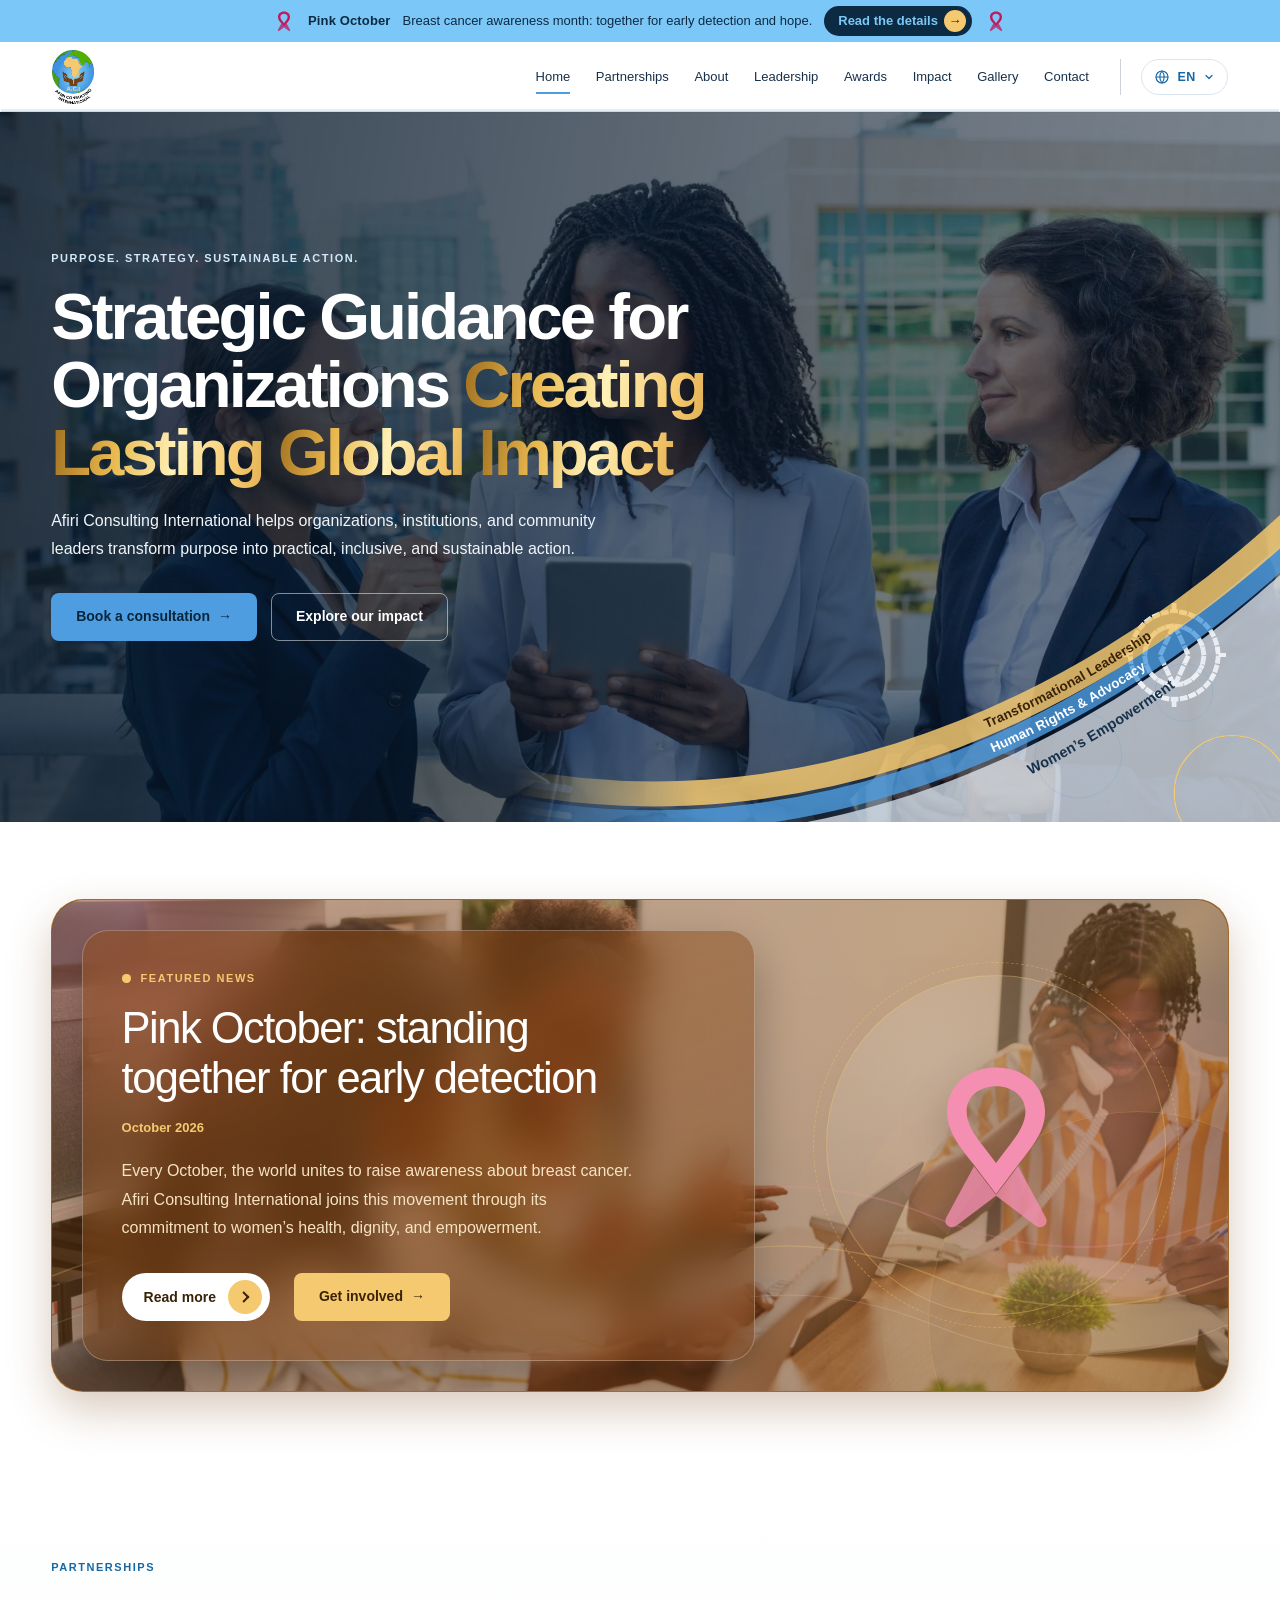
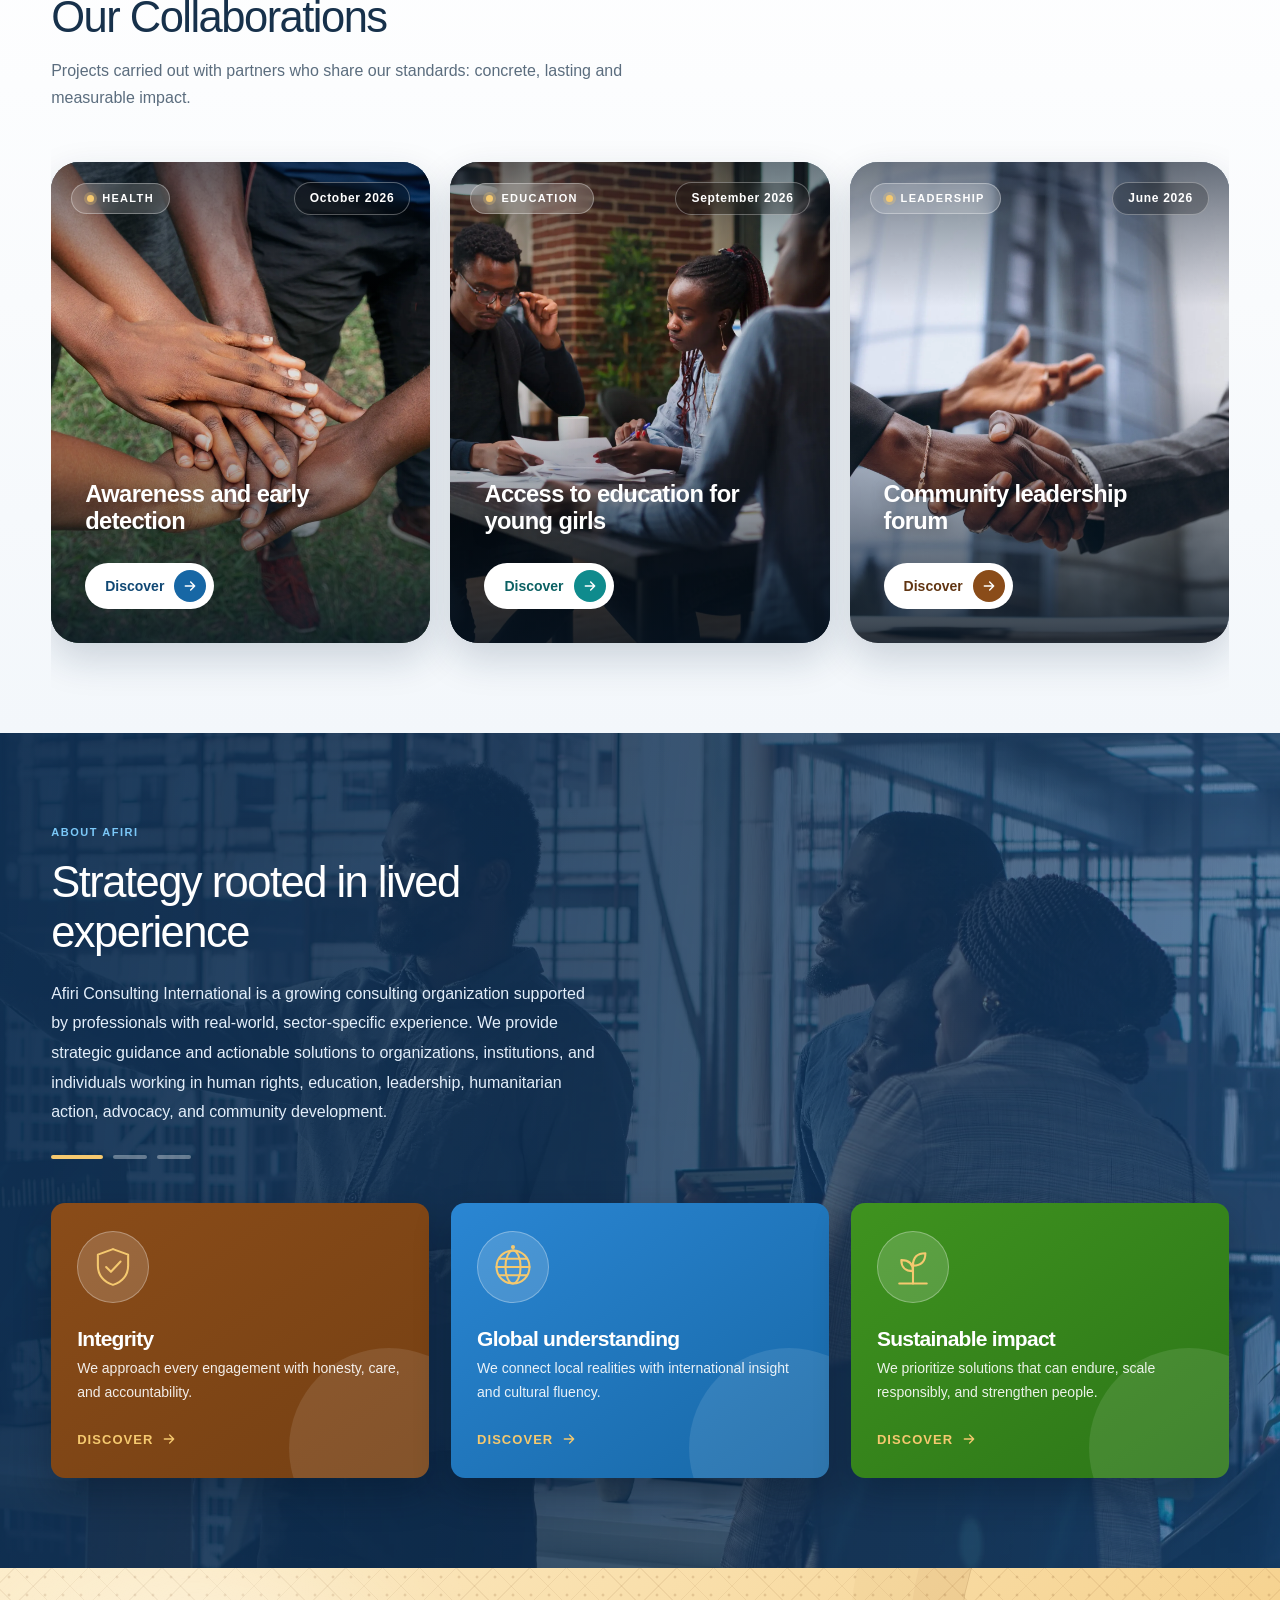
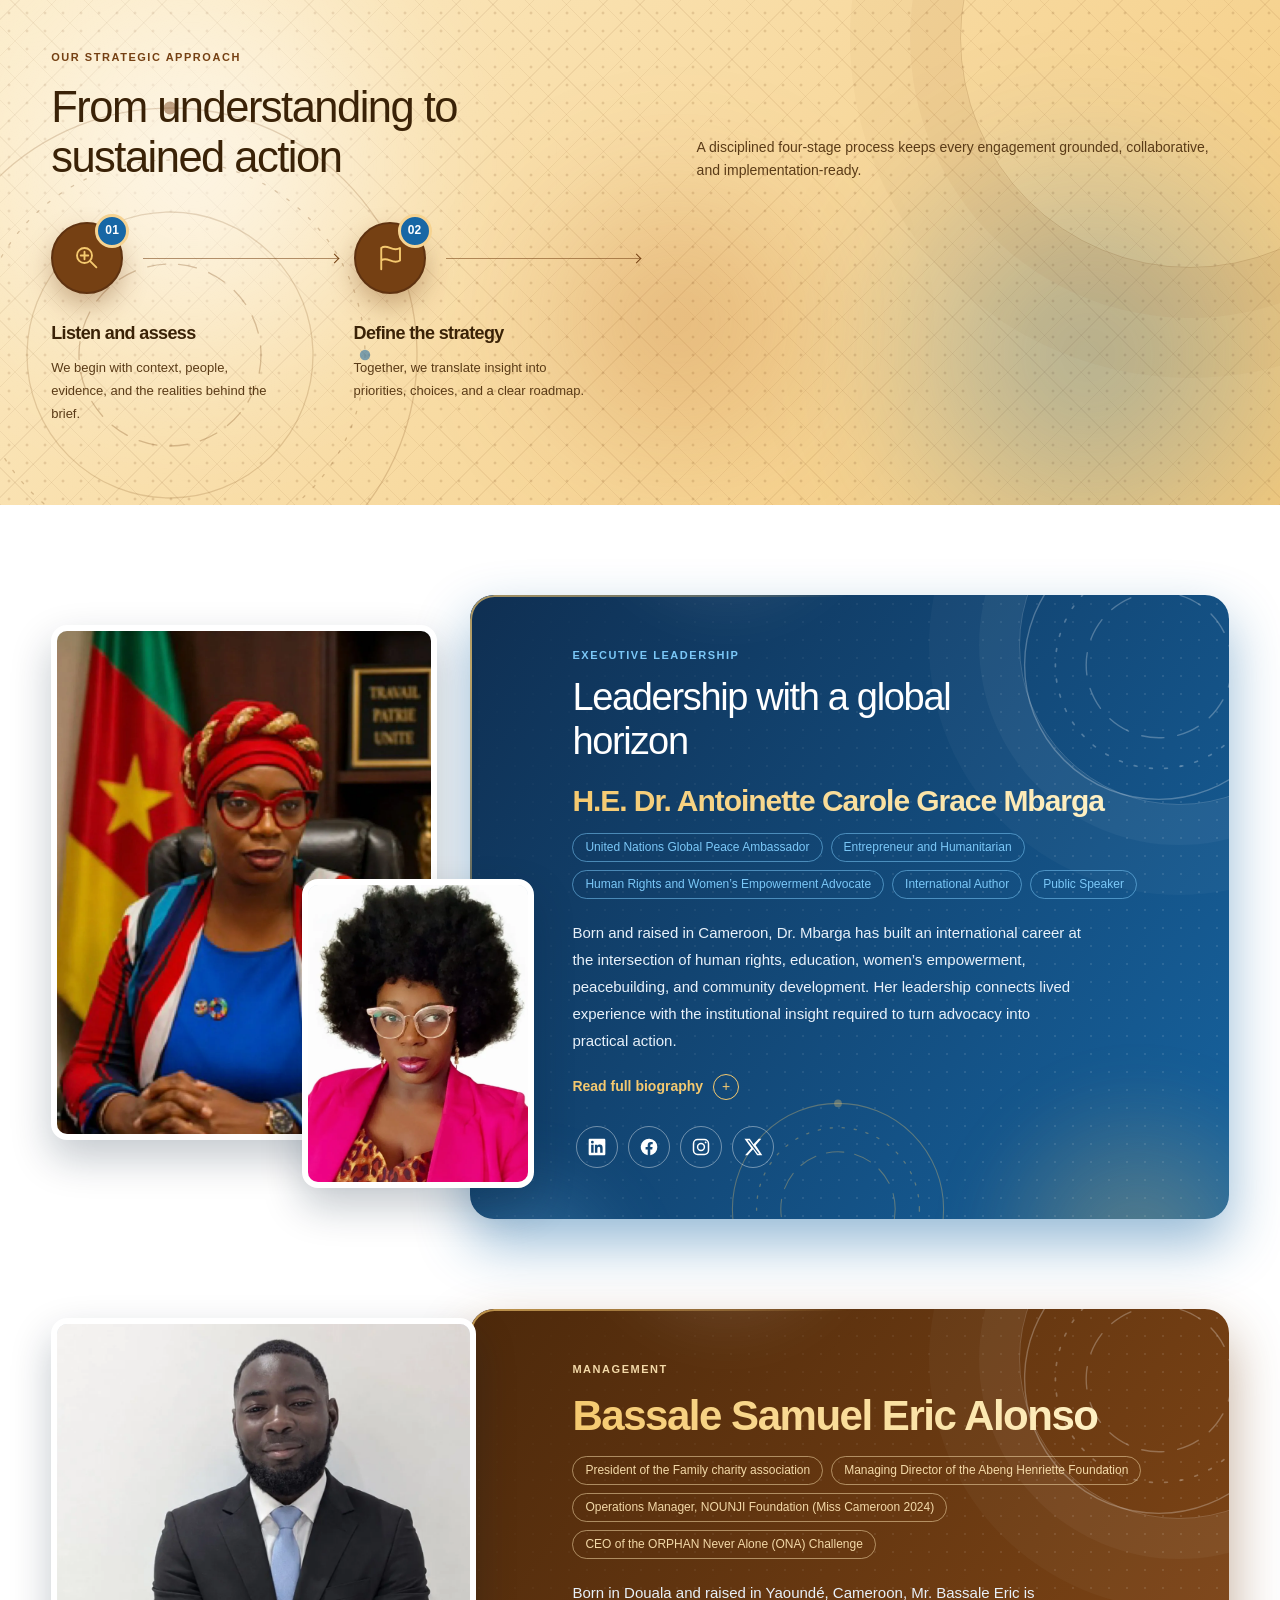
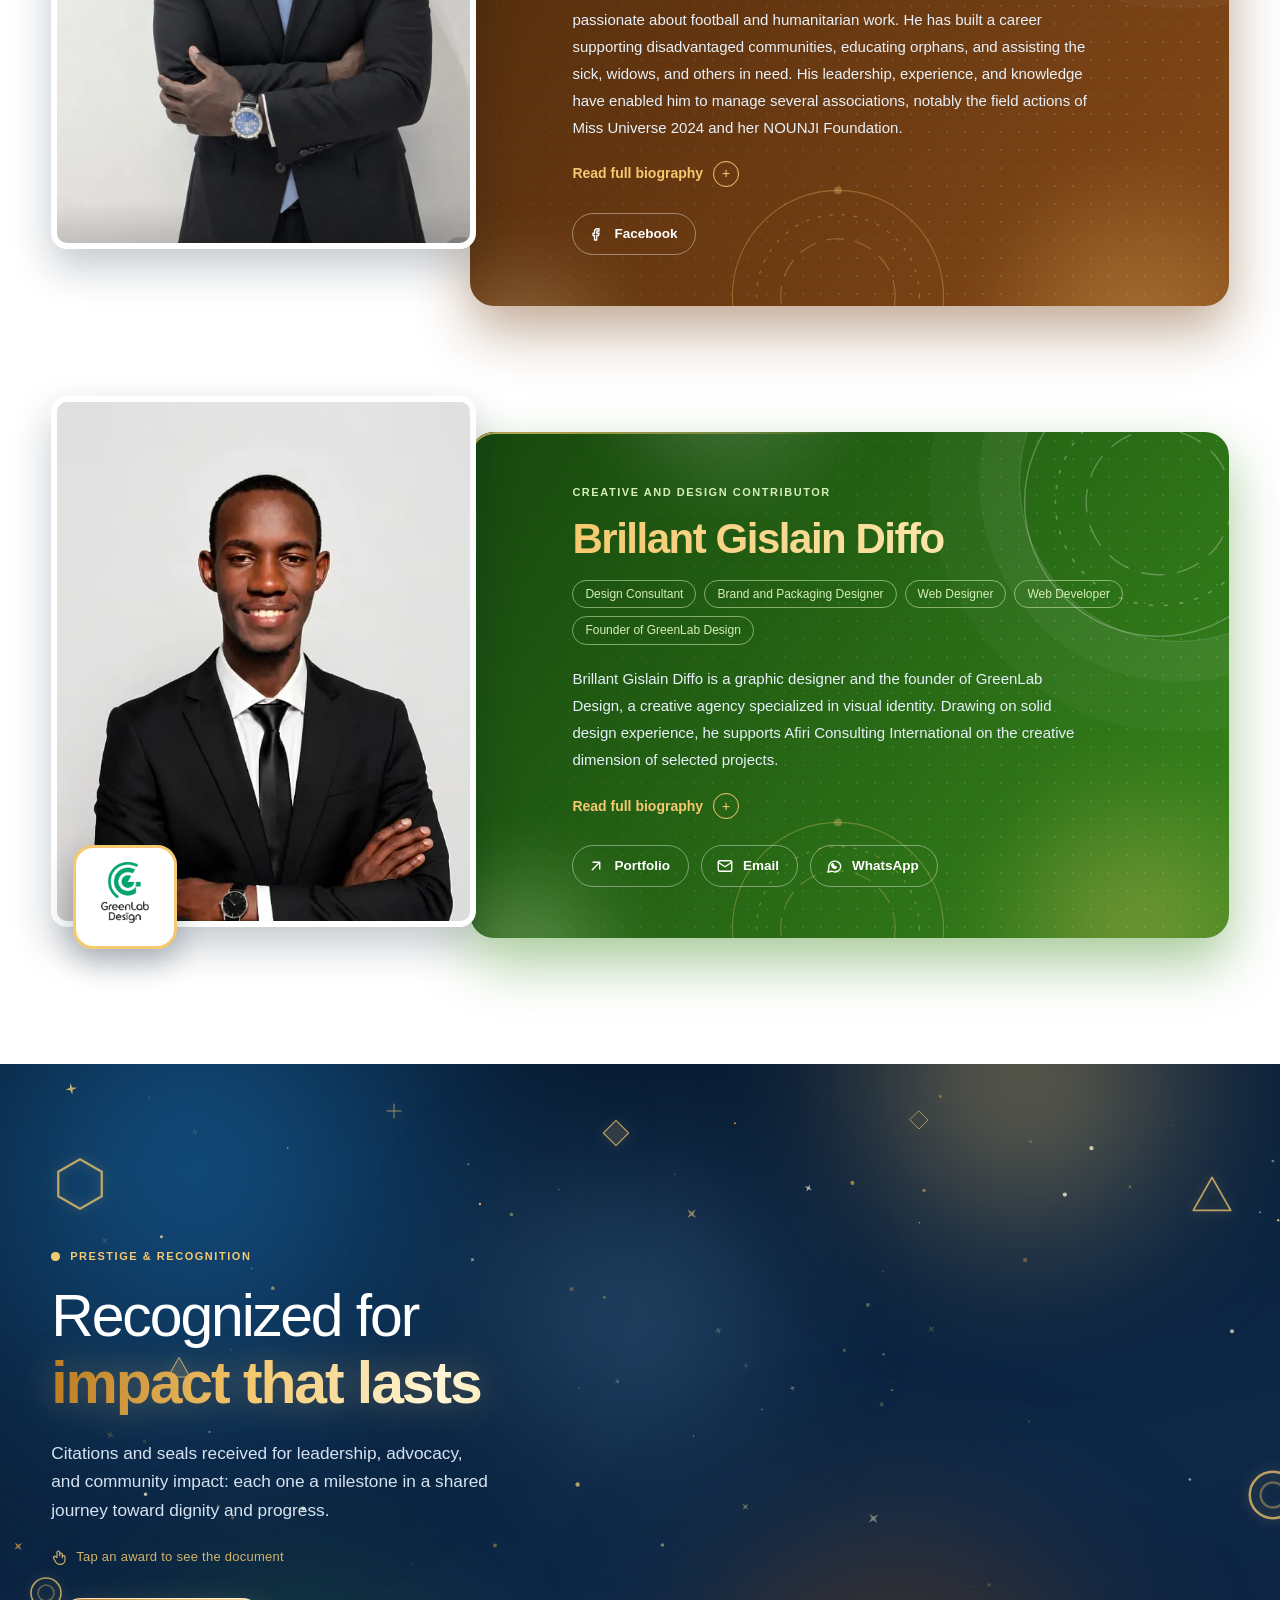
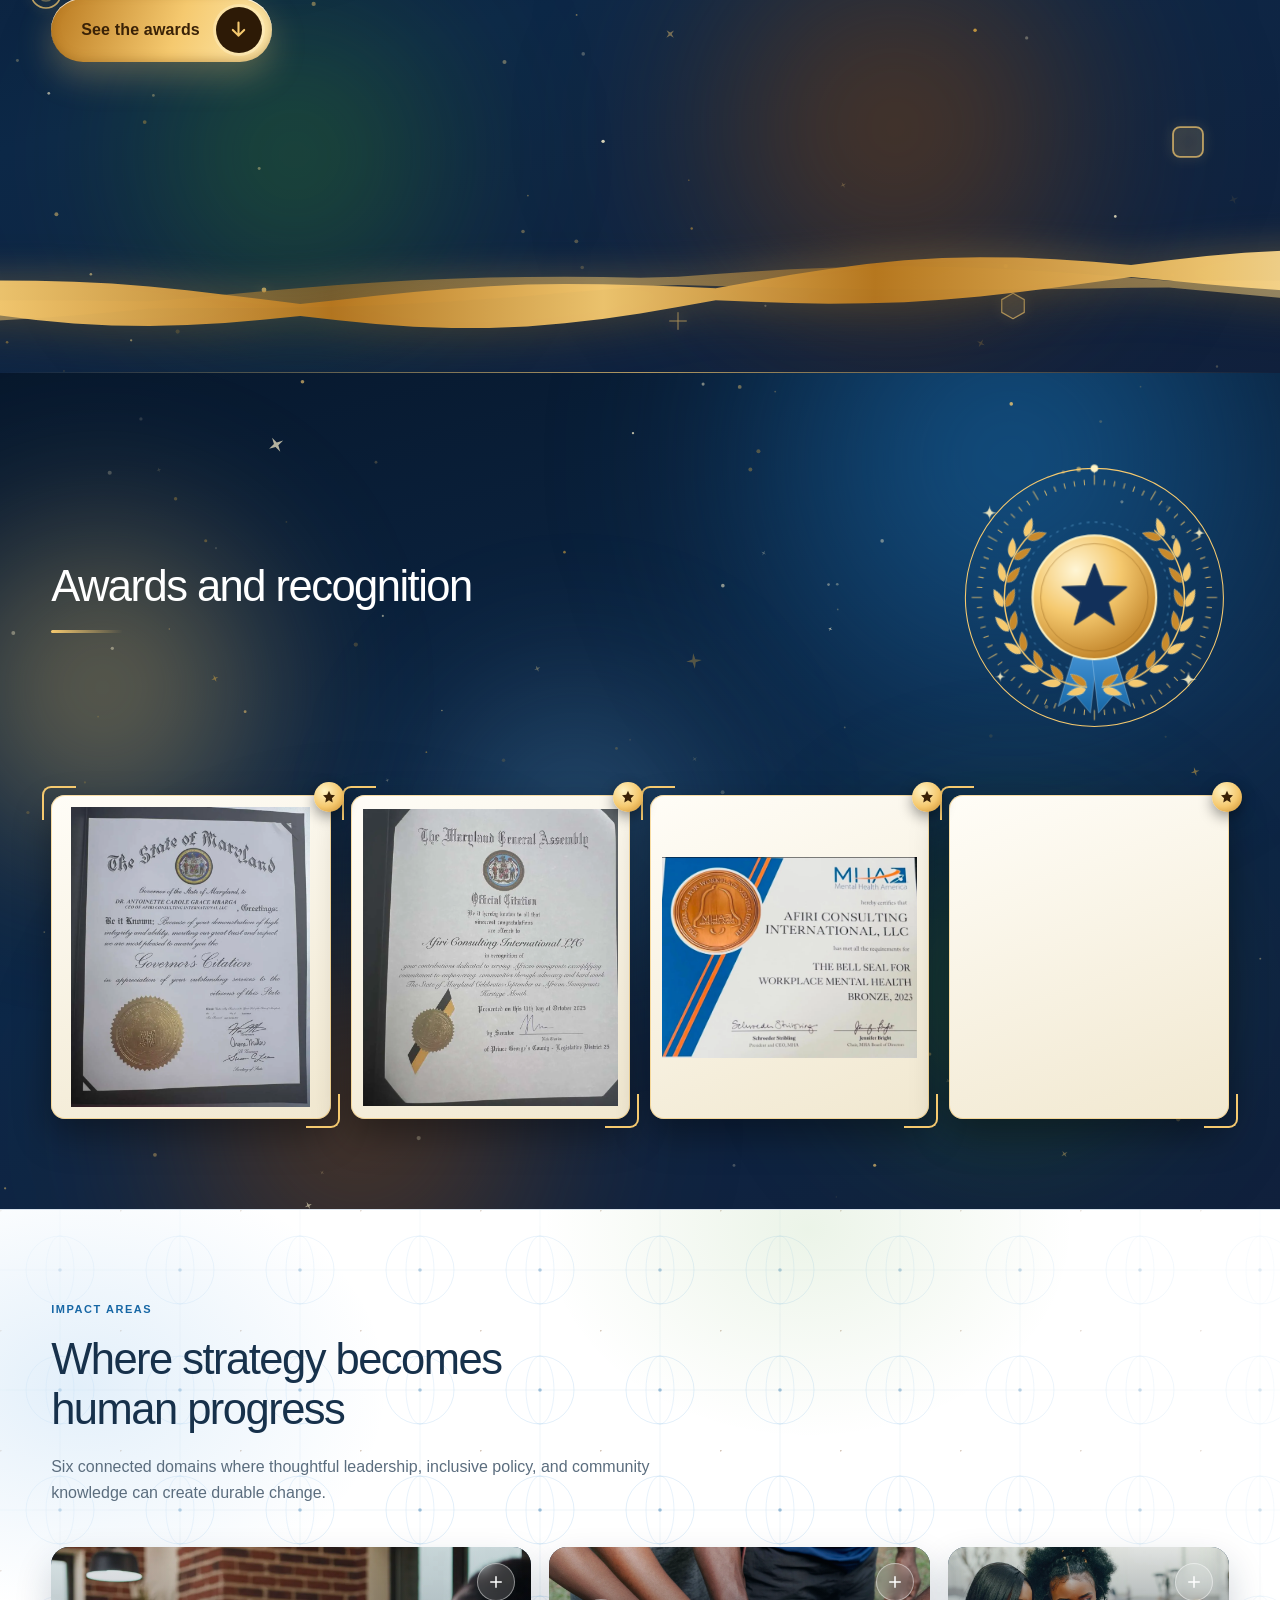
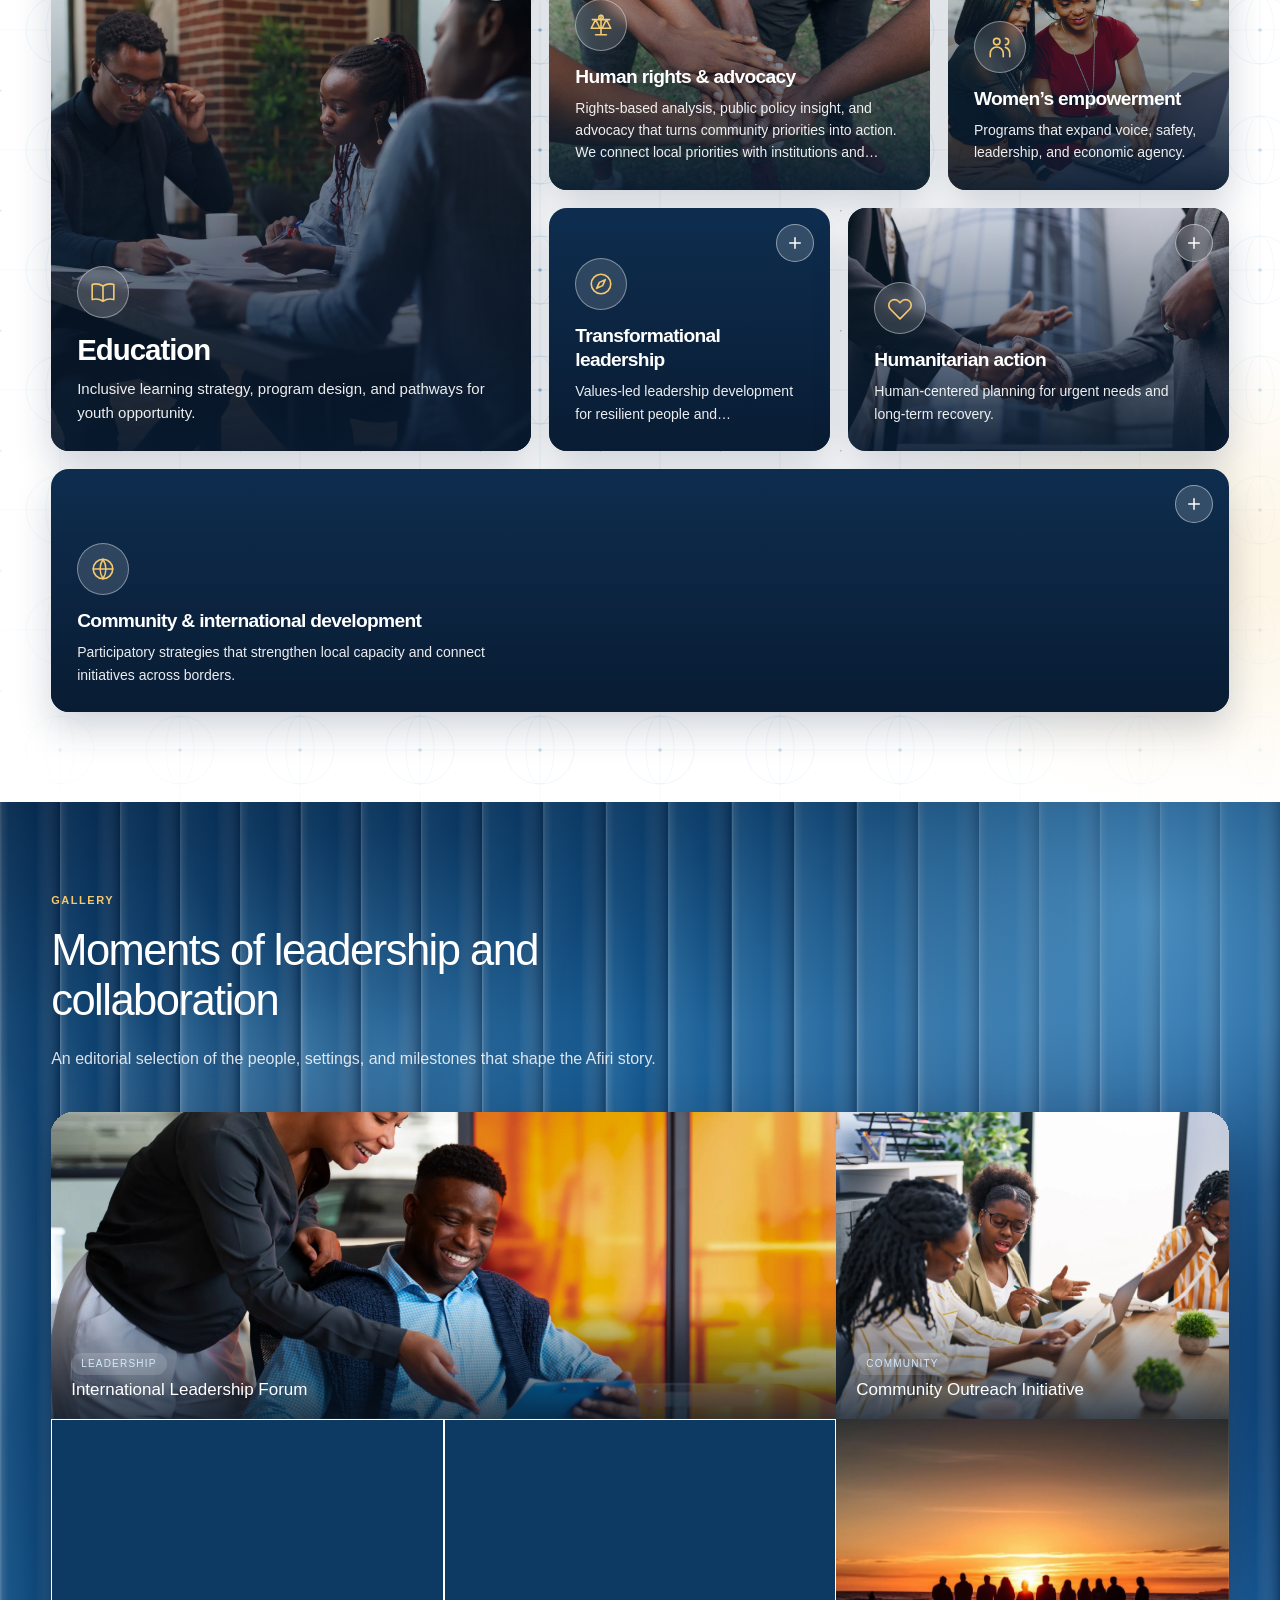
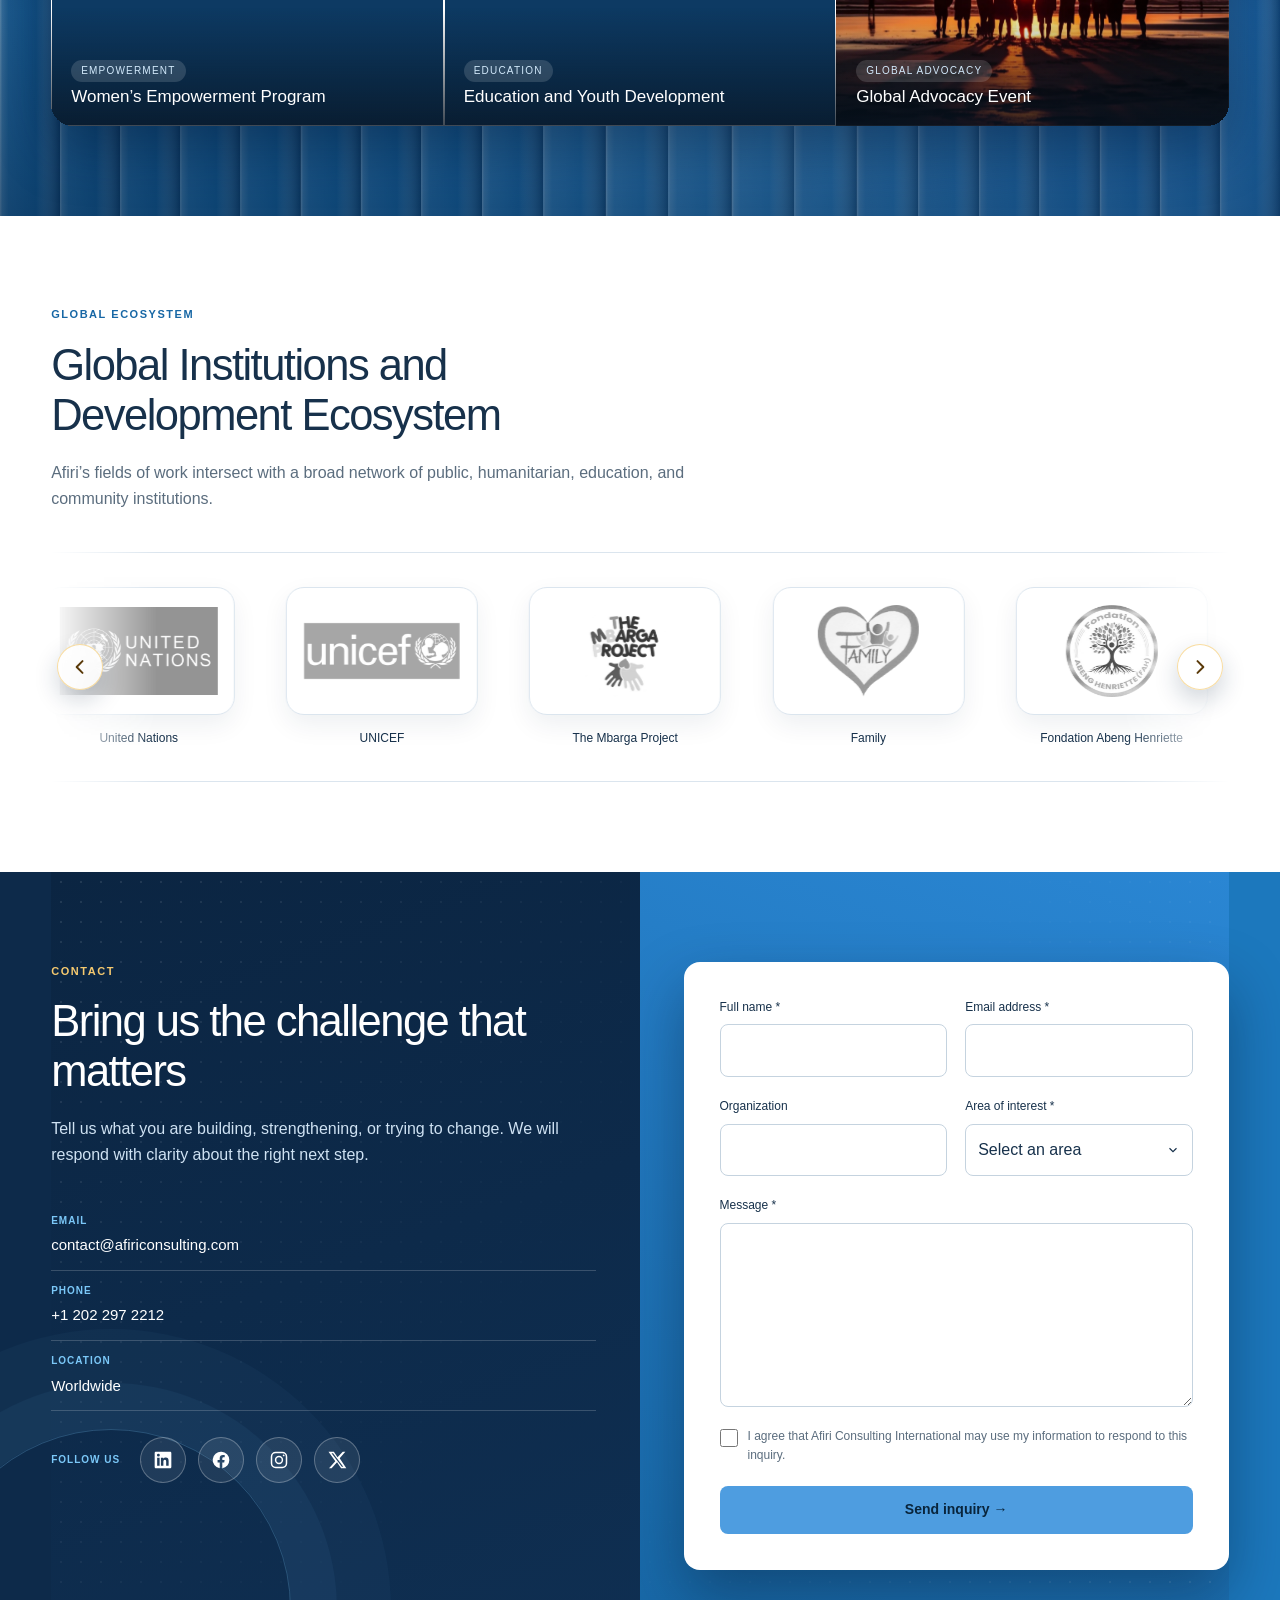
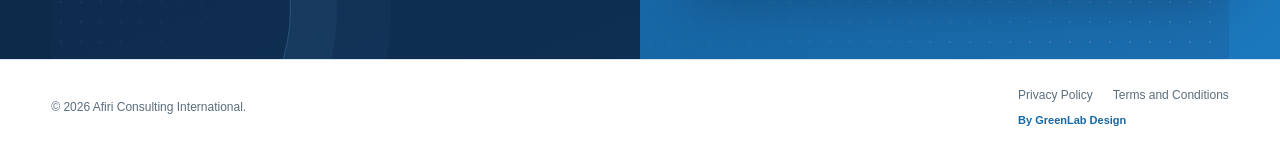
<file: index.html>
<!DOCTYPE html>
<html lang="en">
<head>
<meta charset="UTF-8">
<meta name="viewport" content="width=device-width, initial-scale=1, viewport-fit=cover">
<meta name="theme-color" content="#173655">
<title>Afiri Consulting International | Strategic Global Impact</title>
<meta name="description" content="Afiri Consulting International helps organizations, institutions, and community leaders transform purpose into practical, inclusive, and sustainable action.">
<link rel="canonical" href="https://afiriconsulting.com/">
<link rel="alternate" hreflang="en" href="https://afiriconsulting.com/">
<link rel="alternate" hreflang="fr" href="https://afiriconsulting.com/fr.html">
<meta property="og:type" content="website">
<meta property="og:site_name" content="Afiri Consulting International">
<meta property="og:title" content="Afiri Consulting International | Strategic Global Impact">
<meta property="og:description" content="Afiri Consulting International helps organizations, institutions, and community leaders transform purpose into practical, inclusive, and sustainable action.">
<meta property="og:url" content="https://afiriconsulting.com">
<meta property="og:image" content="https://afiriconsulting.com/assets/images/hero/hero-consulting.jpg">
<meta name="twitter:card" content="summary_large_image">
<link rel="icon" type="image/png" href="assets/images/brand/afiri-logo-original.png">
<link rel="apple-touch-icon" href="assets/images/brand/afiri-logo-original.png">
<link rel="stylesheet" href="assets/css/style.css?v=2610f">
<link rel="stylesheet" href="assets/css/style-mobile.css?v=2610f" media="(max-width:767px)">
<link rel="stylesheet" href="assets/css/enhance.css?v=2610f">
<link rel="stylesheet" href="assets/css/values.css?v=2610f">
<link rel="stylesheet" href="assets/featured/featured-news.css?v=2610f">
<link rel="stylesheet" href="assets/collab/collaborations.css?v=2610f">
<link rel="stylesheet" href="assets/css/mobile-motion.css?v=2610f" media="(max-width:767px)">
<script src="assets/js/config.js?v=2610f"></script>
<script src="assets/js/boot.js?v=2610f"></script>
<script defer src="assets/js/smooth-anchor.js?v=2610f"></script>
<script defer src="assets/featured/featured-news.js?v=2610f"></script>
<script defer src="assets/collab/collaborations.js?v=2610f"></script>
<script defer src="assets/js/app.js?v=2610f"></script>
<script defer src="assets/js/hero3d.js?v=2610f"></script>
<script defer src="assets/js/prestige.js?v=2610f"></script>
<script defer src="assets/js/enhance.js?v=2610f"></script>
<script defer src="assets/js/values.js?v=2610f"></script>
<script defer src="assets/js/stardust.js?v=2610f"></script>
<script defer src="assets/js/comets.js?v=2610f"></script>
<script defer src="assets/js/mobile-motion.js?v=2610f"></script>
</head>
<body class="home-page" data-language="en">
<!-- Lien d'accessibilité : permet de sauter le menu au clavier -->
<a class="skip-link" href="#main-content">Skip to main content</a>
<!-- Bandeau d'annonce du haut (texte dans config.featured.banner) -->
<a class="announce" data-featured-banner data-href="featured.banner.link" href="#news-detail">
  <span class="container announce__inner">
    <span class="ft-sym ft-sym--banner ft-sym--l" data-ft-symbol aria-hidden="true"></span>
    <strong data-text="featured.banner.label">Pink October</strong>
    <span class="announce__text" data-text="featured.banner.text">Breast cancer awareness month: together for early detection and hope.</span>
    <span class="announce__link"><span data-text="featured.banner.linkLabel">Read the details</span> <span aria-hidden="true">→</span></span>
    <span class="ft-sym ft-sym--banner ft-sym--r" data-ft-symbol aria-hidden="true"></span>
  </span>
</a>
<!-- MENU DU HAUT : pleine largeur en haut de page, se détache en rectangle verre au défilement -->
<div class="header-shell">
<header class="site-header">
  <div class="container header-inner">
    <a class="brand-lockup" href="#home" aria-label="Afiri Consulting International">
      <img data-img="logo" alt="Afiri Consulting International" width="314" height="399">
    </a>
    <!-- Navigation ordinateur + sélecteur de langue (liste dans config.languages) -->
    <nav class="desktop-nav" aria-label="Primary navigation">
      <a href="#home">Home</a><a href="#collaborations">Partnerships</a><a href="#urgent" data-nav-urgent hidden>Latest</a><a href="#about">About</a><a href="#leadership">Leadership</a><a href="#prestige">Awards</a><a href="#impact">Impact</a><a href="#gallery">Gallery</a><a href="#contact">Contact</a>
      <div class="lang-picker notranslate" translate="no" data-lang-picker>
        <button class="lang-btn" type="button" aria-haspopup="true" aria-expanded="false" aria-label="Language" data-lang-btn>
          <svg viewBox="0 0 24 24" width="16" height="16" fill="none" stroke="currentColor" stroke-width="1.7" stroke-linecap="round" stroke-linejoin="round" aria-hidden="true" focusable="false"><circle cx="12" cy="12" r="9"/><path d="M3 12h18M12 3a14 14 0 0 1 0 18M12 3a14 14 0 0 0 0 18"/></svg>
          <span data-lang-current>EN</span>
          <svg class="lang-chev" viewBox="0 0 24 24" width="12" height="12" fill="none" stroke="currentColor" stroke-width="2.4" stroke-linecap="round" stroke-linejoin="round" aria-hidden="true" focusable="false"><path d="m6 9 6 6 6-6"/></svg>
        </button>
        <div class="lang-menu" hidden data-lang-menu role="menu" aria-label="Language"></div>
      </div>
    </nav>
    <!-- Bouton du menu mobile -->
    <button class="menu-toggle" type="button" aria-expanded="false" aria-controls="mobile-menu" aria-label="Open navigation" data-menu-open>
      <svg width="24" height="24" viewBox="0 0 24 24" fill="none" stroke="currentColor" stroke-width="1.5" aria-hidden="true"><path d="M4 7h16M4 12h16M4 17h16"></path></svg>
    </button>
  </div>
  <div class="scroll-progress" aria-hidden="true"><span data-progress></span></div>
</header>
</div>
<!-- Menu mobile : fond sombre + panneau latéral avec choix de langue -->
<div class="menu-backdrop" hidden data-menu-backdrop></div>
<div class="mobile-menu" id="mobile-menu" role="dialog" aria-modal="true" aria-label="Navigation" hidden data-mobile-menu>
  <div class="mobile-menu__top"><span>Afiri Consulting International</span><button class="icon-button" type="button" aria-label="Close" data-menu-close>×</button></div>
  <nav aria-label="Menu navigation">
    <a href="#home" data-menu-link>Home</a><a href="#collaborations" data-menu-link>Partnerships</a><a href="#urgent" data-menu-link data-nav-urgent hidden>Latest news</a><a href="#about" data-menu-link>About</a><a href="#leadership" data-menu-link>Leadership</a><a href="#prestige" data-menu-link>Awards</a><a href="#impact" data-menu-link>Impact</a><a href="#gallery" data-menu-link>Gallery</a><a href="#contact" data-menu-link>Contact</a>
  </nav>
  <div class="language-switcher notranslate" translate="no" role="group" aria-label="Change language">
    <span>Language</span>
    <div class="language-switcher__grid" data-lang-grid></div>
  </div>
  <a class="button button--primary" href="#contact" data-menu-link>Book a consultation →</a>
</div>
<!-- CONTENU PRINCIPAL -->
<main id="main-content">
  <!-- ACCUEIL : image(s) en zoom dynamique (config.images.hero / heroSlides), titre, vagues animées -->
  <section id="home" class="hero" aria-labelledby="hero-title">
    <div class="hero__media" data-parallax><img class="hero__image is-active" data-img="hero" alt="Three professionals exchanging ideas in an international city setting" width="1920" height="1280" fetchpriority="high" decoding="async"></div>
    <div class="hero__overlay" aria-hidden="true"></div>
    <div class="hero__waves" data-hero-waves aria-hidden="true"></div>
    <div class="container hero__inner">
      <div class="hero__content">
        <p class="eyebrow eyebrow--light">Purpose. Strategy. Sustainable action.</p>
        <h1 id="hero-title" data-hero-title>Strategic Guidance for Organizations <span class="hl" data-hero-highlight>Creating Lasting Global Impact</span></h1>
        <div class="hero__phrase"><p data-hero-phrase>Transformational Leadership</p></div>
        <p class="hero__body">Afiri Consulting International helps organizations, institutions, and community leaders transform purpose into practical, inclusive, and sustainable action.</p>
        <div class="hero__actions">
          <a href="#contact" class="button button--primary">Book a consultation <span class="arrow" aria-hidden="true">→</span></a>
          <a href="#impact" class="button button--ghost">Explore our impact</a>
        </div>
      </div>
    </div>
  </section>

  <!-- FEATURED NEWS : carte marron à fond animé (textes dans config.featured) -->
  <section id="news-detail" class="section news-feature" aria-labelledby="news-detail-title" data-featured-section>
    <div class="container">
      <article class="news-card" data-news-card data-reveal>
        <div class="news-card__bg" aria-hidden="true" data-news-bg></div>
        <div class="news-fx" aria-hidden="true" data-news-fx>
          <i class="nf-orb nf-orb--1"></i><i class="nf-orb nf-orb--2"></i><span class="nf-ray"></span>
          <svg class="nf-wave nf-wave--1" viewBox="0 0 2400 200" preserveAspectRatio="none" fill="none"><path d="M0 100q150-80 300 0t300 0 300 0 300 0 300 0 300 0 300 0 300 0" stroke="#f5c96f" stroke-width="2"/></svg>
          <svg class="nf-wave nf-wave--2" viewBox="0 0 2400 200" preserveAspectRatio="none" fill="none"><path d="M0 100q150-80 300 0t300 0 300 0 300 0 300 0 300 0 300 0 300 0" stroke="#f48fb1" stroke-width="2.5"/></svg>
          <svg class="nf-wave nf-wave--3" viewBox="0 0 2400 200" preserveAspectRatio="none" fill="none"><path d="M0 100q150-80 300 0t300 0 300 0 300 0 300 0 300 0 300 0 300 0" stroke="#fff" stroke-width="1.6"/></svg>
        </div>
        <div class="news-card__copy">
          <p class="eyebrow"><i class="live-dot" aria-hidden="true"></i><span data-text="featured.detail.eyebrow">Featured news</span></p>
          <h2 id="news-detail-title" data-text="featured.detail.title">Pink October: standing together for early detection</h2>
          <p class="news-card__date" data-text="featured.detail.date">October 2026</p>
          <p class="news-card__intro" data-text="featured.detail.intro">Every October, the world unites to raise awareness about breast cancer. Afiri Consulting International joins this movement through its commitment to women’s health, dignity, and empowerment.</p>
          <div class="news-card__actions">
            <button class="news-toggle" type="button" aria-expanded="false" aria-controls="news-more" data-news-toggle><span data-news-toggle-label>Read more</span><i class="news-toggle__ico" aria-hidden="true"></i></button>
            <a class="button button--gold" data-href="featured.detail.ctaLink" href="#contact"><span data-text="featured.detail.ctaLabel">Get involved</span> <span class="arrow" aria-hidden="true">→</span></a>
          </div>
        </div>
        <!-- Détails : le rectangle s'agrandit en 2D depuis le rond (flou + transition circulaire) -->
        <div class="news-open" id="news-more" data-news-more role="region" aria-labelledby="news-open-title" inert>
          <button class="news-close" type="button" data-news-close aria-label="Show less"><svg viewBox="0 0 24 24" width="20" height="20" fill="none" stroke="currentColor" stroke-width="2.2" stroke-linecap="round" aria-hidden="true" focusable="false"><path d="M6 6l12 12M18 6 6 18"/></svg></button>
          <div class="news-open__in">
            <p class="eyebrow"><i class="live-dot" aria-hidden="true"></i><span data-text="featured.detail.eyebrow">Featured news</span></p>
            <h3 class="news-open__title" id="news-open-title" data-text="featured.detail.title">Pink October: standing together for early detection</h3>
            <p class="news-card__date" data-text="featured.detail.date">October 2026</p>
            <p class="news-card__intro" data-text="featured.detail.intro">Every October, the world unites to raise awareness about breast cancer. Afiri Consulting International joins this movement through its commitment to women’s health, dignity, and empowerment.</p>
            <ol class="news-points" data-featured-points>
            <li class="news-point"><span>01</span><div><h3>Raise awareness</h3><p>Sharing clear, trustworthy information about breast health and the importance of regular check-ups.</p></div></li>
            <li class="news-point"><span>02</span><div><h3>Encourage early detection</h3><p>Early screening saves lives. We encourage everyone to know their options and speak with a health professional.</p></div></li>
            <li class="news-point"><span>03</span><div><h3>Support our communities</h3><p>Standing with women, survivors, and families through solidarity, listening, and access to resources.</p></div></li>
          </ol>
            <div class="news-card__actions"><a class="button button--gold" data-href="featured.detail.ctaLink" href="#contact"><span data-text="featured.detail.ctaLabel">Get involved</span> <span class="arrow" aria-hidden="true">→</span></a></div>
          </div>
        </div>
        <div class="news-card__visual" aria-hidden="true" data-ft-symbol></div>
      </article>
    </div>
  </section>

  <!-- NOS COLLABORATIONS : 3 blocs interactifs (images, textes, couleurs : assets/collab/collaborations.js) -->
  <section id="collaborations" class="section collab" aria-labelledby="collab-title" data-collab>
    <div class="container">
      <div class="collab__head" data-reveal>
        <p class="eyebrow"><i class="live-dot" aria-hidden="true"></i><span data-collab-eyebrow>Partnerships</span></p>
        <h2 id="collab-title" data-collab-title>Our Collaborations</h2>
        <p class="section-intro" data-collab-intro>Projects carried out with partners who share our standards: concrete, lasting and measurable impact.</p>
      </div>
      <div class="collab__row" data-collab-row></div>
    </div>
  </section>

  <!-- LATEST NEWS : projets d'actualité (config.urgent, masquable avec SHOW_URGENT_SECTION) -->
  <section id="urgent" class="urgent-section" aria-labelledby="urgent-title" hidden data-urgent>
    <div class="container">
      <div class="urgent-head" data-reveal>
        <div>
          <p class="eyebrow"><i class="live-dot" aria-hidden="true"></i><span data-text="urgent.eyebrow">Latest news</span></p>
          <h2 id="urgent-title" data-text="urgent.title">What we are working on right now</h2>
        </div>
        <p class="section-intro" data-text="urgent.intro"></p>
      </div>
      <div class="urgent-grid" data-urgent-grid data-reveal-group></div>
    </div>
  </section>

  <!-- À PROPOS : diaporama de fond + 3 valeurs -->
  <section id="about" class="section about-section">
    <div class="about-bg" aria-hidden="true" data-about-slides><div class="about-slide is-active" data-about-fallback></div></div>
    <div class="container about-grid">
      <div class="about-copy" data-reveal>
        <div class="section-heading"><p class="eyebrow">About Afiri</p><h2>Strategy rooted in lived experience</h2></div>
        <p class="about-lead">Afiri Consulting International is a growing consulting organization supported by professionals with real-world, sector-specific experience. We provide strategic guidance and actionable solutions to organizations, institutions, and individuals working in human rights, education, leadership, humanitarian action, advocacy, and community development.</p>
        <div class="about-dots" role="group" aria-label="Background images" data-about-dots hidden></div>
      </div>
      <div class="values-list" data-reveal-group>
        <article class="value-card value-card--brown" data-reveal>
          <div class="value-card__icon"><svg viewBox="0 0 64 64" fill="none" stroke="currentColor" stroke-width="3" stroke-linecap="round" stroke-linejoin="round" aria-hidden="true" focusable="false"><path class="vi-shield" pathLength="1" d="M32 6 10 14v16c0 14 9 24 22 28 13-4 22-14 22-28V14L32 6Z"/><path class="vi-check" pathLength="1" d="m22 32 7 7 14-15"/></svg></div>
          <h3>Integrity</h3><p>We approach every engagement with honesty, care, and accountability.</p>
        </article>
        <article class="value-card value-card--blue" data-reveal>
          <div class="value-card__icon"><svg viewBox="0 0 64 64" fill="none" stroke="currentColor" stroke-width="3" stroke-linecap="round" stroke-linejoin="round" aria-hidden="true" focusable="false"><circle cx="32" cy="32" r="24"/><path d="M8 32h48M12 20h40M12 44h40"/><ellipse class="vg-meridian" cx="32" cy="32" rx="11" ry="24"/><g class="vg-orbit"><circle cx="32" cy="3" r="3" fill="currentColor" stroke="none"/></g></svg></div>
          <h3>Global understanding</h3><p>We connect local realities with international insight and cultural fluency.</p>
        </article>
        <article class="value-card value-card--green" data-reveal>
          <div class="value-card__icon"><svg viewBox="0 0 64 64" fill="none" stroke="currentColor" stroke-width="3" stroke-linecap="round" stroke-linejoin="round" aria-hidden="true" focusable="false"><path d="M12 56h40"/><path class="vs-stem" pathLength="1" d="M32 56V26"/><path class="vs-leaf vs-leaf--l" d="M32 38C20 38 15 31 15 22c11 0 17 6 17 16Z"/><path class="vs-leaf vs-leaf--r" d="M32 30c0-11 6-18 18-18 0 11-6 18-18 18Z"/></svg></div>
          <h3>Sustainable impact</h3><p>We prioritize solutions that can endure, scale responsibly, and strengthen people.</p>
        </article>
      </div>
    </div>
  </section>

  <!-- APPROCHE STRATÉGIQUE : fond animé (.approach-fx) + 4 étapes -->
  <section class="section approach-section">
    <div class="approach-fx" aria-hidden="true" data-approach-fx>
      <i class="af-orb af-orb--1"></i><i class="af-orb af-orb--2"></i><i class="af-orb af-orb--3"></i>
      <svg class="af-rings" viewBox="0 0 400 400" fill="none" stroke="#754013" stroke-linecap="round"><circle cx="200" cy="200" r="190" stroke-opacity=".22"/><circle cx="200" cy="200" r="150" stroke-opacity=".28" stroke-dasharray="2 9"/><circle cx="200" cy="200" r="110" stroke-opacity=".2"/><circle cx="200" cy="200" r="70" stroke-opacity=".3" stroke-dasharray="14 10"/><circle cx="200" cy="10" r="5" fill="#754013" stroke="none" fill-opacity=".5"/><circle cx="350" cy="200" r="4" fill="#1767a5" stroke="none" fill-opacity=".6"/></svg>
      <span class="af-beam"></span>
    </div>
    <div class="container">
      <div class="section-heading" data-reveal>
        <p class="eyebrow">Our strategic approach</p>
        <h2>From understanding to sustained action</h2>
        <p class="section-intro">A disciplined four-stage process keeps every engagement grounded, collaborative, and implementation-ready.</p>
      </div>
      <div class="approach-flow" role="list" data-seq>
        <article class="process-step" role="listitem" data-n="01">
          <div class="process-step__node"><span>01</span><svg class="ps-ico ps-ico--1" viewBox="0 0 24 24" width="28" height="28" fill="none" stroke="currentColor" stroke-width="1.5" stroke-linecap="round" stroke-linejoin="round" aria-hidden="true" focusable="false"><circle cx="10" cy="10" r="6"></circle><path d="m14.5 14.5 5 5M7 10h6M10 7v6"></path></svg></div>
          <div class="process-step__copy" data-n="01"><h3>Listen and assess</h3><p>We begin with context, people, evidence, and the realities behind the brief.</p></div>
        </article>
        <article class="process-step" role="listitem" data-n="02">
          <div class="process-step__node"><span>02</span><svg class="ps-ico ps-ico--2" viewBox="0 0 24 24" width="28" height="28" fill="none" stroke="currentColor" stroke-width="1.5" stroke-linecap="round" stroke-linejoin="round" aria-hidden="true" focusable="false"><path d="M5 21V4m0 0c5-4 9 4 15 0v10c-6 4-10-4-15 0"></path></svg></div>
          <div class="process-step__copy" data-n="02"><h3>Define the strategy</h3><p>Together, we translate insight into priorities, choices, and a clear roadmap.</p></div>
        </article>
        <article class="process-step" role="listitem" data-n="03">
          <div class="process-step__node"><span>03</span><svg class="ps-ico ps-ico--3" viewBox="0 0 24 24" width="28" height="28" fill="none" stroke="currentColor" stroke-width="1.5" stroke-linecap="round" stroke-linejoin="round" aria-hidden="true" focusable="false"><circle cx="12" cy="6" r="3"></circle><circle cx="5" cy="15" r="2"></circle><circle cx="19" cy="15" r="2"></circle><path d="M7 22v-2a5 5 0 0 1 10 0v2M10 12l-3 2m7-2 3 2"></path></svg></div>
          <div class="process-step__copy" data-n="03"><h3>Mobilize stakeholders</h3><p>We build understanding, ownership, and momentum across relevant groups.</p></div>
        </article>
        <article class="process-step" role="listitem" data-n="04">
          <div class="process-step__node"><span>04</span><svg class="ps-ico ps-ico--4" viewBox="0 0 24 24" width="28" height="28" fill="none" stroke="currentColor" stroke-width="1.5" stroke-linecap="round" stroke-linejoin="round" aria-hidden="true" focusable="false"><path class="ps-check" pathLength="1" d="m5 12 4 4L20 5"></path><path d="M20 12v7a2 2 0 0 1-2 2H5a2 2 0 0 1-2-2V6a2 2 0 0 1 2-2h8"></path></svg></div>
          <div class="process-step__copy" data-n="04"><h3>Support sustainable action</h3><p>We help teams implement, adapt, and strengthen their capacity for lasting impact.</p></div>
        </article>
      </div>
    </div>
  </section>

  <!-- DIRECTION : cartes générées depuis config.leaders -->
  <section class="section leaders-section" aria-label="Leadership">
    <div class="container leaders" data-leaders></div>
  </section>

  <!-- PRESTIGE : section dorée animée au-dessus des distinctions (anneaux, formes, textes en orbite) ; se remplit depuis config.awards et config.prestige (assets/js/prestige.js) -->
  <section id="prestige" class="section awards-section prestige-section" aria-labelledby="prestige-title" data-prestige>
    <div class="awards-fx" aria-hidden="true" data-prestige-fx><div class="awards-fx__tex"></div><div class="awards-fx__beam"></div></div>
    <div class="pr-shapes" aria-hidden="true" data-pr-shapes></div>
    <div class="container pr-grid">
      <div class="pr-copy" data-reveal>
        <p class="eyebrow pr-eyebrow"><i class="live-dot" aria-hidden="true"></i><span data-text="prestige.eyebrow">Prestige &amp; recognition</span></p>
        <h2 id="prestige-title"><span data-text="prestige.title">Recognized for</span> <span class="pr-gold" data-text="prestige.titleGold">impact that lasts</span></h2>
        <p class="pr-intro" data-text="prestige.intro">Citations and seals received for leadership, advocacy, and community impact: each one a milestone in a shared journey toward dignity and progress.</p>
        <p class="pr-hint"><svg viewBox="0 0 24 24" width="16" height="16" fill="none" stroke="currentColor" stroke-width="1.8" stroke-linecap="round" stroke-linejoin="round" aria-hidden="true" focusable="false"><path d="M9 11V5a2 2 0 0 1 4 0v5m0 0V8a2 2 0 0 1 4 0v5m0 0v-1a2 2 0 0 1 4 0v4a7 7 0 0 1-7 7h-1a7 7 0 0 1-6-3.500L4 14a2 2 0 0 1 3.200-2.400L9 13"/></svg><span data-text="prestige.hint">Tap an award to see the document</span></p>
        <a class="pr-cta" href="#awards" data-pr-cta><span class="pr-cta__shine" aria-hidden="true"></span><span class="pr-cta__txt" data-text="prestige.cta">See the awards</span><span class="pr-cta__ico" aria-hidden="true"><svg viewBox="0 0 24 24" fill="none" stroke="currentColor" stroke-width="2.4" stroke-linecap="round" stroke-linejoin="round" focusable="false"><path d="M12 4v15M5.500 12.500 12 19l6.500-6.500"/></svg></span></a>
      </div>
      <div class="pr-stage" data-pr-stage data-reveal role="group" aria-label="Awards and recognition"></div>
    </div>
    <div class="pr-ribbon" aria-hidden="true" data-pr-ribbon></div>
    <i class="pr-line" aria-hidden="true"></i>
  </section>

  <!-- DISTINCTIONS : diplômes (config.awards) -->
  <section id="awards" class="section awards-section">
    <div class="awards-fx" aria-hidden="true" data-awards-fx><div class="awards-fx__tex"></div><div class="awards-fx__beam"></div></div>
    <div class="container">
      <div class="section-heading" data-reveal>
        <svg class="aw-crest" viewBox="0 0 64 64" fill="none" stroke="currentColor" stroke-width="2.4" stroke-linecap="round" stroke-linejoin="round" aria-hidden="true" focusable="false"><circle cx="32" cy="26" r="16"/><path d="m32 17 3 6.2 6.8 1-4.9 4.8 1.1 6.8-6-3.2-6 3.2 1.1-6.8-4.9-4.8 6.8-1Z"/><path d="m23 40-5 18 9-5 5 7 4-12M41 40l5 18-9-5-2.500 3.500"/></svg>
        <h2>Awards and recognition</h2>
      </div>
      <div class="awards-grid" data-awards-grid data-reveal-group></div>
    </div>
  </section>

  <!-- DOMAINES D'IMPACT : cartes (config.impact) -->
  <section id="impact" class="section impact-section">
    <div class="container">
      <div class="section-heading" data-reveal>
        <p class="eyebrow">Impact areas</p>
        <h2>Where strategy becomes human progress</h2>
        <p class="section-intro">Six connected domains where thoughtful leadership, inclusive policy, and community knowledge can create durable change.</p>
      </div>
      <div class="impact-grid" data-impact-grid data-reveal-group></div>
    </div>
  </section>

  <!-- GALERIE : photos (config.gallery) avec effet au survol -->
  <section id="gallery" class="section gallery-section">
    <div class="container">
      <div class="section-heading" data-reveal>
        <p class="eyebrow">Gallery</p>
        <h2>Moments of leadership and collaboration</h2>
        <p class="section-intro">An editorial selection of the people, settings, and milestones that shape the Afiri story.</p>
      </div>
      <div class="gallery-grid" data-gallery-grid data-reveal-group></div>
    </div>
  </section>

  <!-- ÉCOSYSTÈME : logos partenaires défilants (config.partners) -->
  <section class="section ecosystem-section">
    <div class="container">
      <div class="section-heading" data-reveal>
        <p class="eyebrow">Global ecosystem</p>
        <h2>Global Institutions and Development Ecosystem</h2>
        <p class="section-intro">Afiri’s fields of work intersect with a broad network of public, humanitarian, education, and community institutions.</p>
      </div>
      <div class="logo-strip" data-partners data-reveal></div>
    </div>
  </section>

  <!-- CONTACT : coordonnées, réseaux sociaux (config.socials) et formulaire -->
  <section id="contact" class="section contact-section">
    <div class="container contact-grid">
      <div class="contact-copy">
        <div class="section-heading" data-reveal>
          <p class="eyebrow">Contact</p>
          <h2>Bring us the challenge that matters</h2>
          <p class="section-intro">Tell us what you are building, strengthening, or trying to change. We will respond with clarity about the right next step.</p>
        </div>
        <dl class="contact-details" data-reveal>
          <div><dt>Email</dt><dd><a data-href="site.email" data-prefix="mailto:" data-text="site.email" href="#contact"></a></dd></div>
          <div><dt>Phone</dt><dd><a data-href="site.phone" data-prefix="tel:" data-text="site.phone" href="#contact"></a></dd></div>
          <div><dt>Location</dt><dd data-text="site.location">Worldwide</dd></div>
        </dl>
        <div class="contact-socials" data-reveal>
          <span class="contact-socials__label">Follow us</span>
          <div class="contact-socials__row" aria-label="Social media" data-socials></div>
        </div>
      </div>
      <div class="contact-form-wrap">
        <form class="contact-form" data-reveal novalidate data-async-form="contact" data-success="Thank you. Your inquiry has been received." data-failure="We could not process your inquiry. Please try again or email us.">
          <div class="form-grid">
            <label class="field"><span>Full name *</span><input type="text" name="fullName" autocomplete="name" minlength="2" maxlength="120" required></label>
            <label class="field"><span>Email address *</span><input type="email" name="email" autocomplete="email" inputmode="email" maxlength="254" required></label>
          </div>
          <div class="form-grid">
            <label class="field"><span>Organization</span><input type="text" name="organization" autocomplete="organization" maxlength="160"></label>
            <label class="field"><span>Area of interest *</span><select name="interest" required><option value="">Select an area</option><option value="Education">Education</option><option value="Human rights &amp; advocacy">Human rights &amp; advocacy</option><option value="Women’s empowerment">Women’s empowerment</option><option value="Transformational leadership">Transformational leadership</option><option value="Humanitarian action">Humanitarian action</option><option value="Community &amp; international development">Community &amp; international development</option><option value="Other">Other</option></select></label>
          </div>
          <label class="field"><span>Message *</span><textarea name="message" rows="6" minlength="20" maxlength="5000" required></textarea></label>
          <label class="checkbox-field"><input type="checkbox" name="consent" value="1" required><span>I agree that Afiri Consulting International may use my information to respond to this inquiry.</span></label>
          <label class="honeypot" aria-hidden="true">Website<input type="text" name="website" tabindex="-1" autocomplete="off"></label>
          <input type="hidden" name="language" value="en">
          <p class="form-status" role="status" aria-live="polite" hidden data-form-status></p>
          <button class="button button--blue button--wide" type="submit" data-submit data-default="Send inquiry" data-loading="Sending…">Send inquiry →</button>
        </form>
      </div>
    </div>
  </section>
</main>

<!-- Données structurées pour Google (référencement) -->
<script type="application/ld+json">
{
  "@context": "https://schema.org",
  "@graph": [
    {
      "@type": "Organization",
      "@id": "https://afiriconsulting.com#organization",
      "name": "Afiri Consulting International",
      "url": "https://afiriconsulting.com",
      "email": "contact@afiriconsulting.com",
      "telephone": "+1 202 297 2212",
      "areaServed": "Worldwide",
      "description": "Afiri Consulting International helps organizations, institutions, and community leaders transform purpose into practical, inclusive, and sustainable action."
    },
    {
      "@type": "Person",
      "@id": "https://afiriconsulting.com#dr-mbarga",
      "name": "Dr. Antoinette Carole Grace Mbarga",
      "worksFor": { "@id": "https://afiriconsulting.com#organization" },
      "jobTitle": "Executive Leader"
    }
  ]
}
</script>

<!-- PIED DE PAGE : copyright, liens légaux, crédit GreenLab Design (config.site.credit) -->
<footer class="site-footer">
  <div class="container footer-main">
    <p class="footer-copyright">© <span data-year>2026</span> Afiri Consulting International.</p>
    <div class="footer-meta">
      <nav aria-label="Legal information"><a data-href="site.legal.privacy" href="privacy.html">Privacy Policy</a><a data-href="site.legal.terms" href="terms.html">Terms and Conditions</a></nav>
      <p class="footer-credit"><a data-href="site.credit.url" href="https://www.greenlabdesign.tech" target="_blank" rel="noreferrer noopener">By <span data-text="site.credit.label">GreenLab Design</span></a></p>
    </div>
  </div>
</footer>

<!-- Conteneur invisible utilisé par Google Translate -->
<div id="google_translate_element" translate="no"></div>

<!-- Visionneuse plein écran des images -->
<div class="lightbox" role="dialog" aria-modal="true" aria-label="Image viewer" hidden data-lightbox>
  <div class="lightbox__bg" aria-hidden="true" data-lightbox-bg></div>
  <button class="lightbox__close icon-button" type="button" aria-label="Close" data-lightbox-close><svg viewBox="0 0 24 24" fill="none" stroke="currentColor" stroke-width="2" stroke-linecap="round" aria-hidden="true"><path d="M6 6l12 12M18 6 6 18"/></svg></button>
  <figure><img alt="" data-lightbox-image></figure>
  <div class="lightbox__bar">
    <button class="lightbox__nav lightbox__nav--prev icon-button" type="button" aria-label="Previous" data-lightbox-prev><svg viewBox="0 0 24 24" fill="none" stroke="currentColor" stroke-width="2" stroke-linecap="round" stroke-linejoin="round" aria-hidden="true"><path d="m14.500 5.500-6.500 6.500 6.500 6.500"/></svg></button>
    <div class="lightbox__meta"><strong data-lightbox-title></strong><small data-lightbox-count></small></div>
    <button class="lightbox__nav lightbox__nav--next icon-button" type="button" aria-label="Next" data-lightbox-next><svg viewBox="0 0 24 24" fill="none" stroke="currentColor" stroke-width="2" stroke-linecap="round" stroke-linejoin="round" aria-hidden="true"><path d="m9.500 5.500 6.500 6.500-6.500 6.500"/></svg></button>
  </div>
</div>
</body>
</html>
</file>
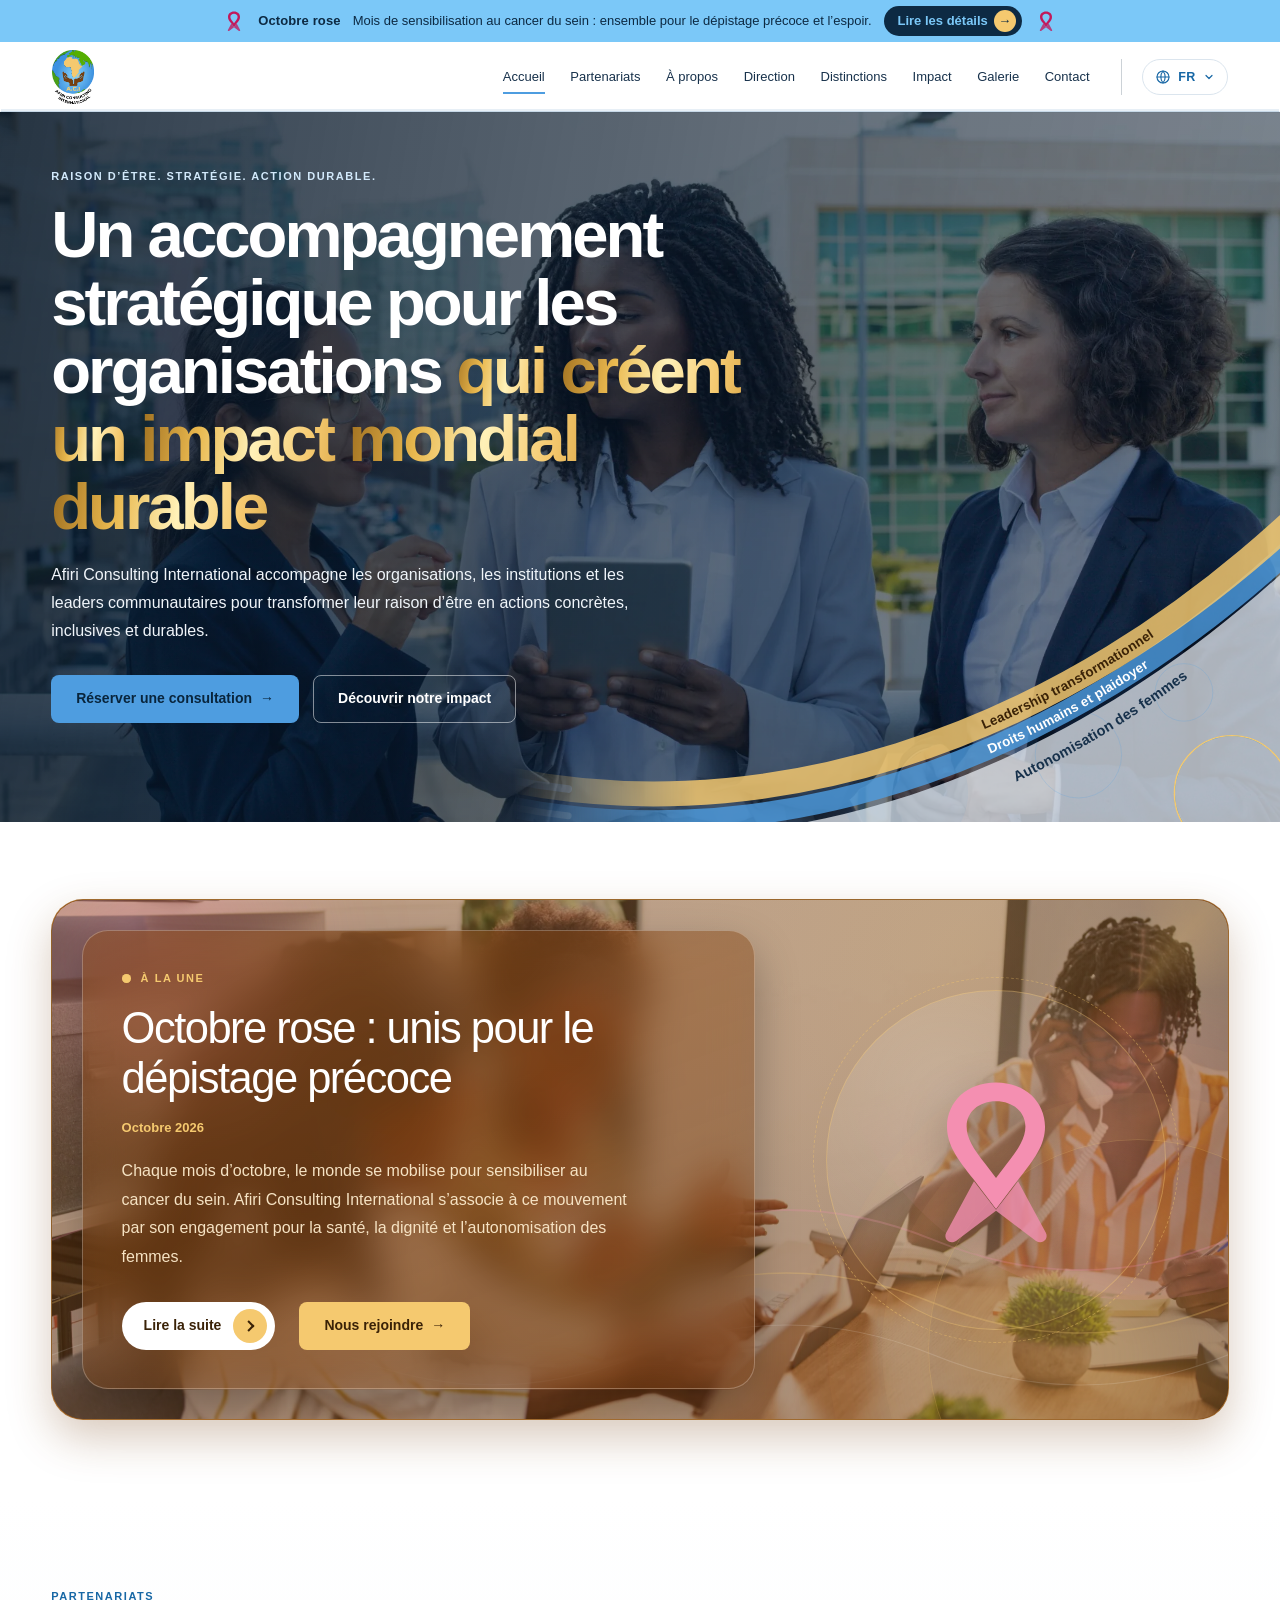
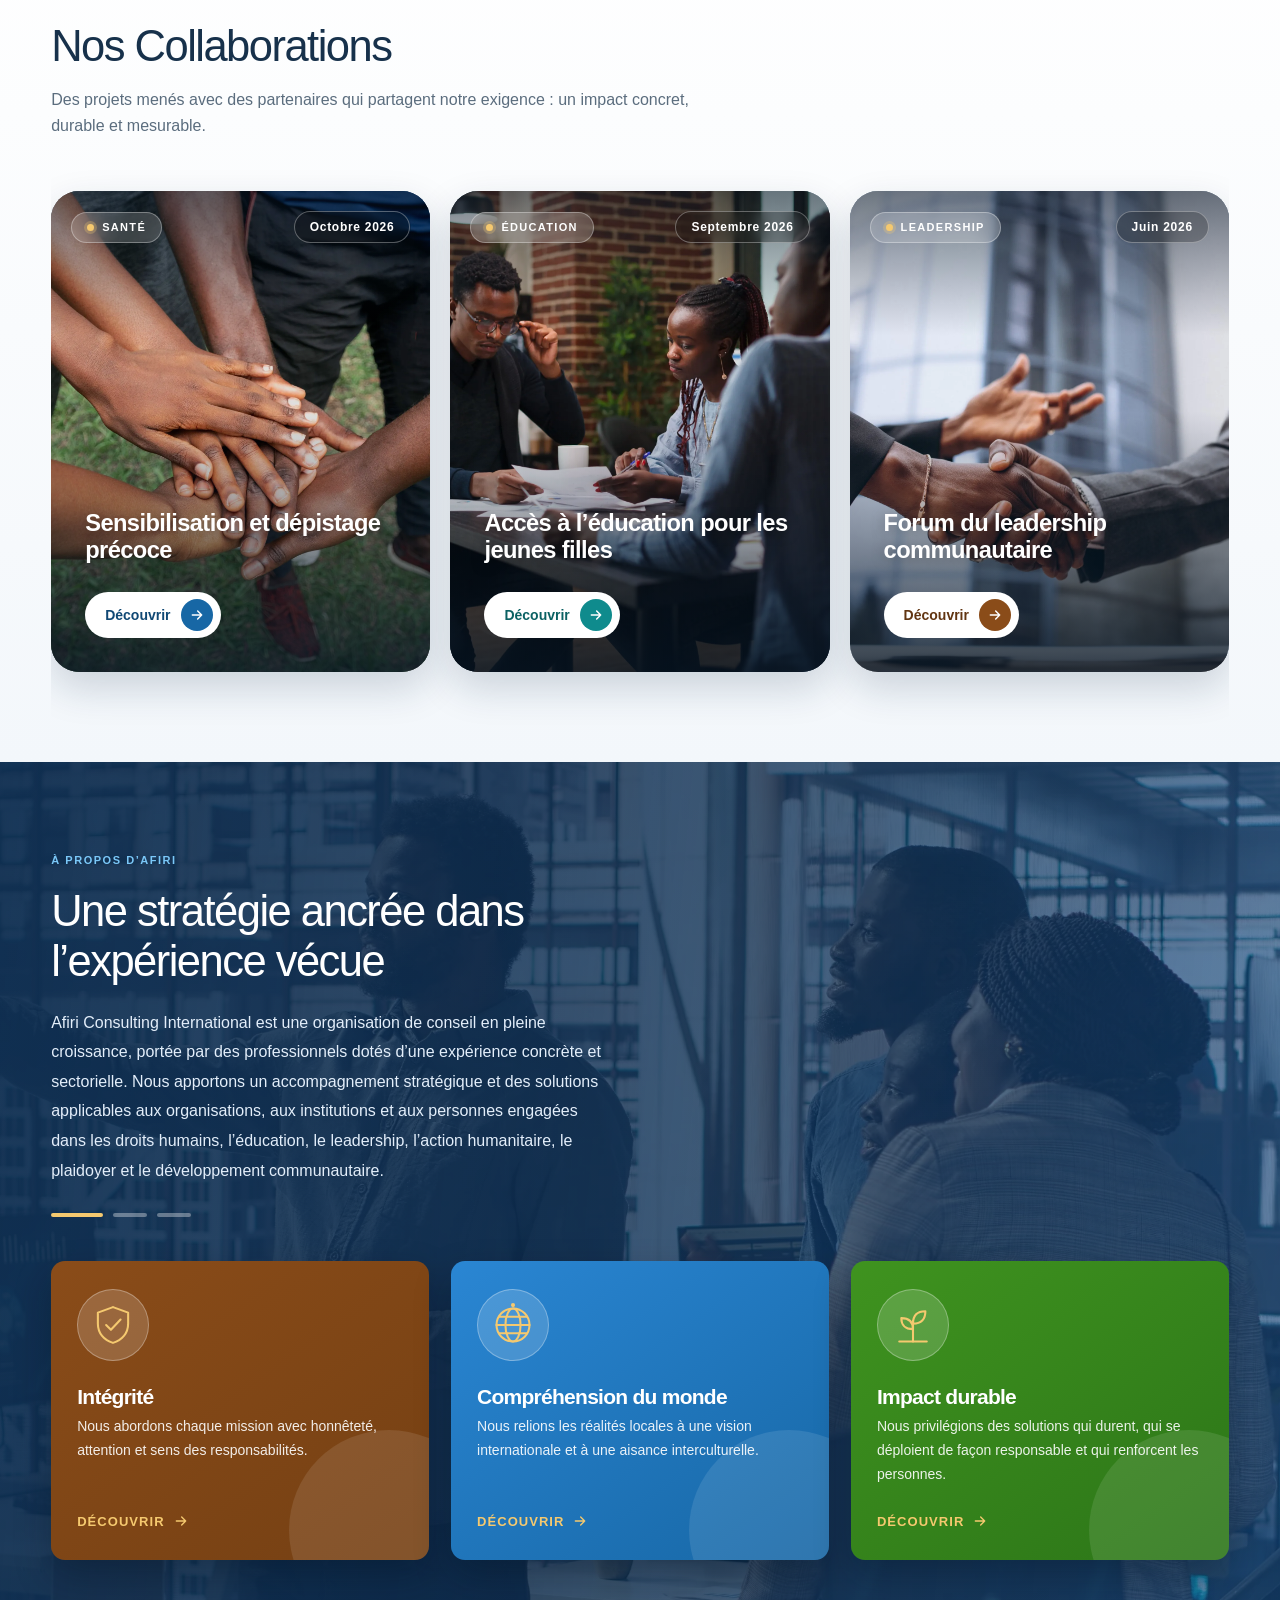
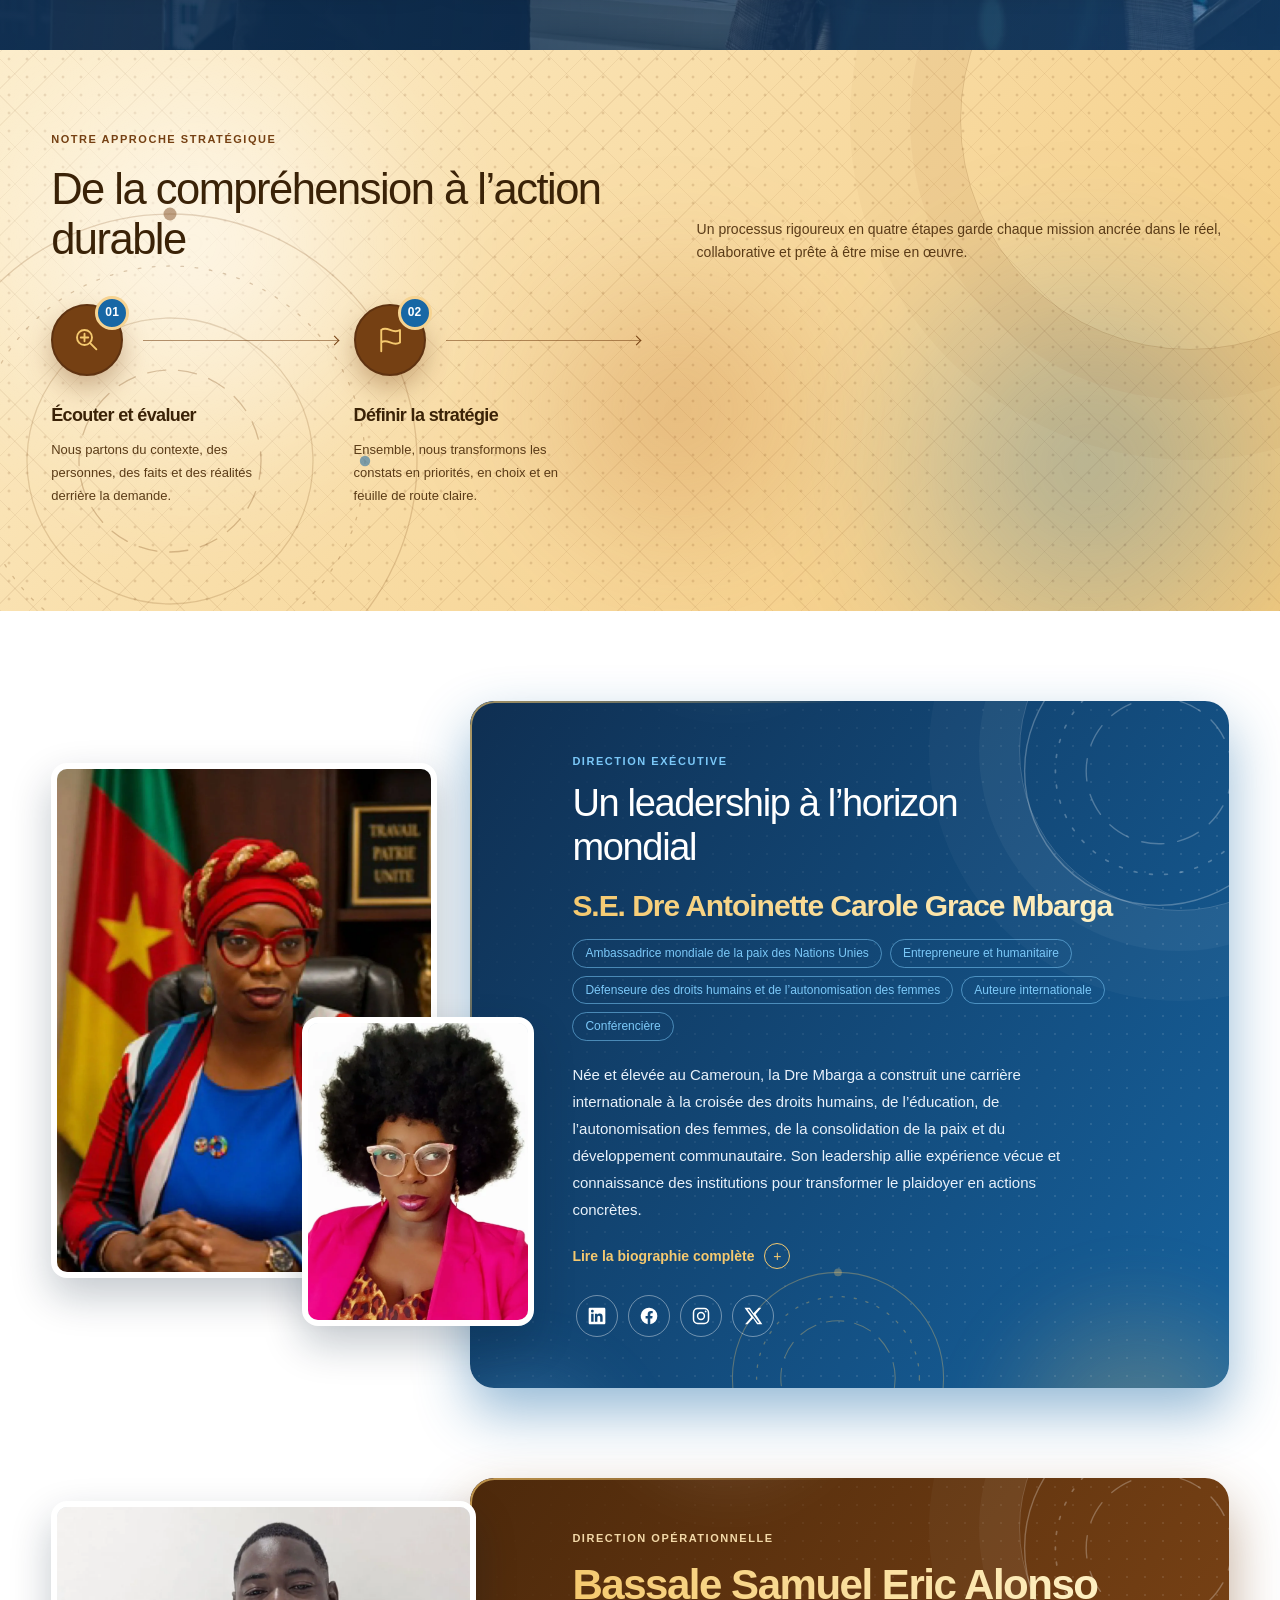
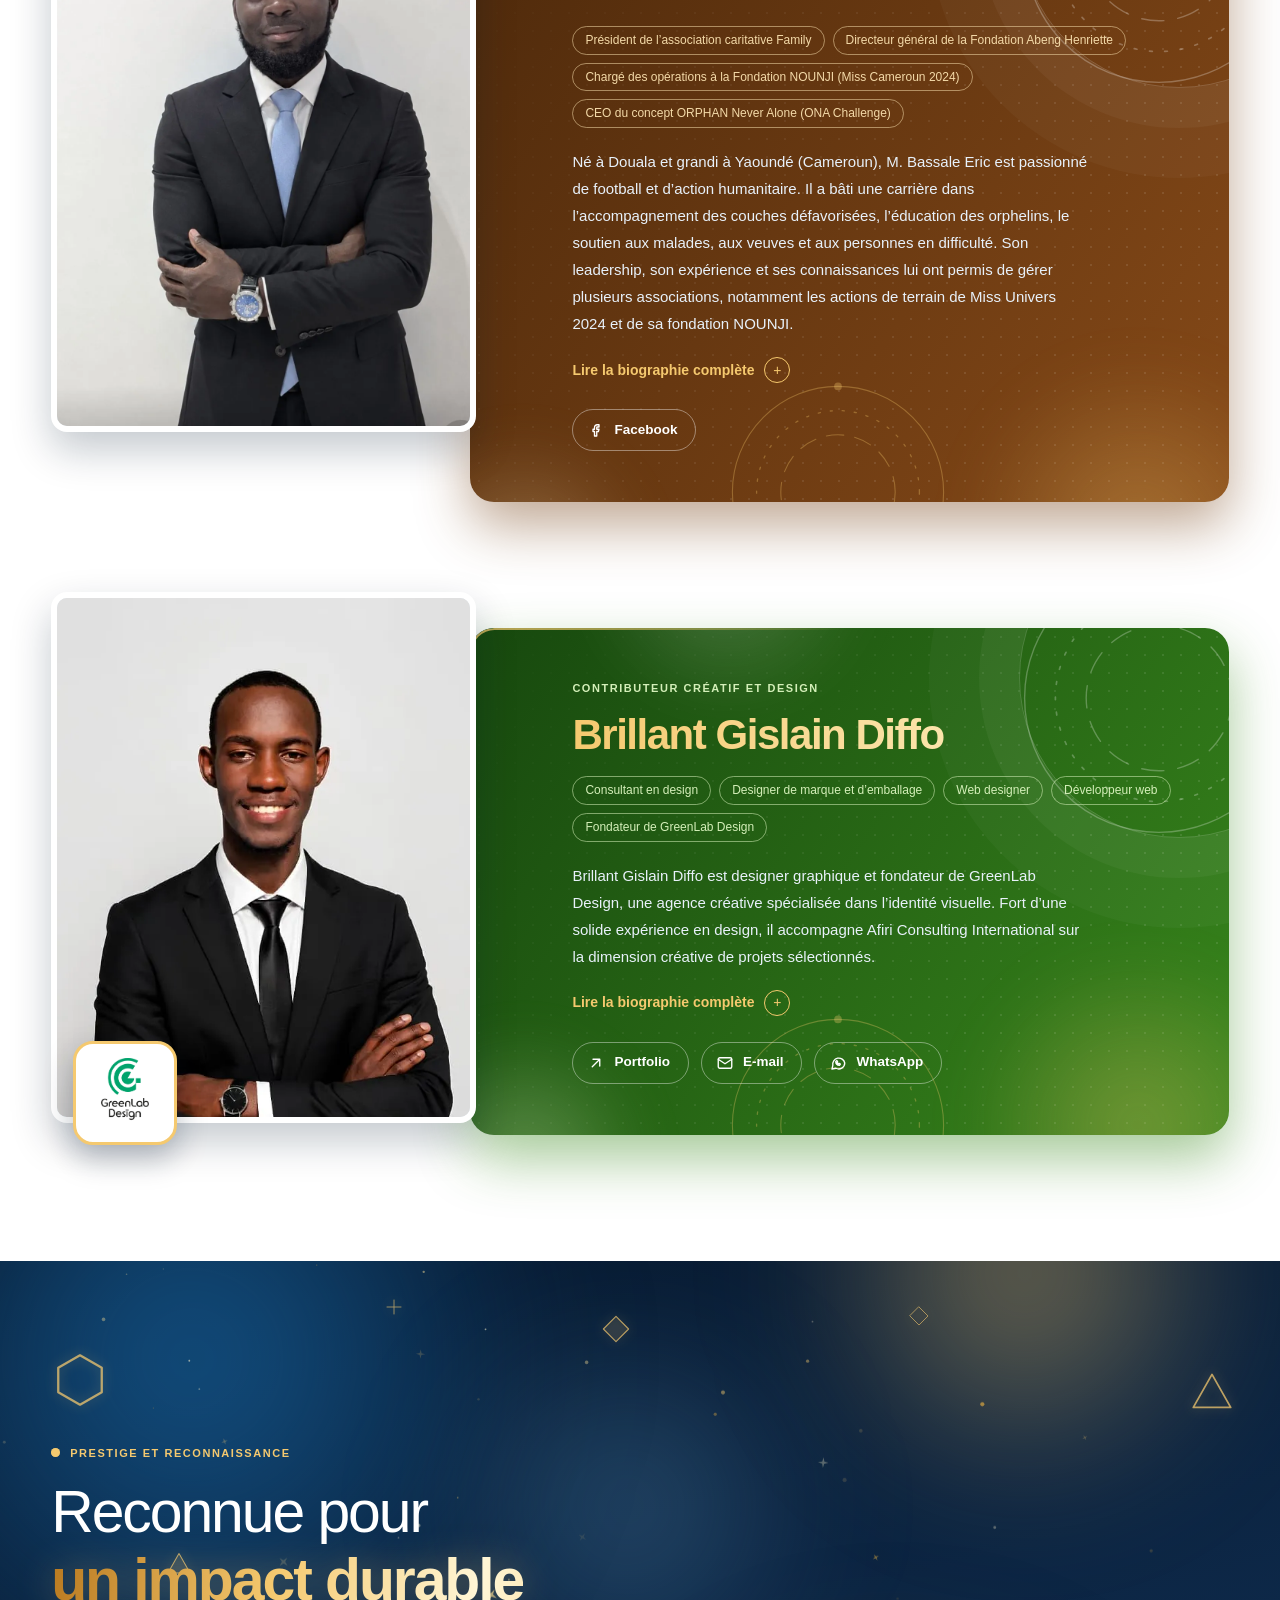
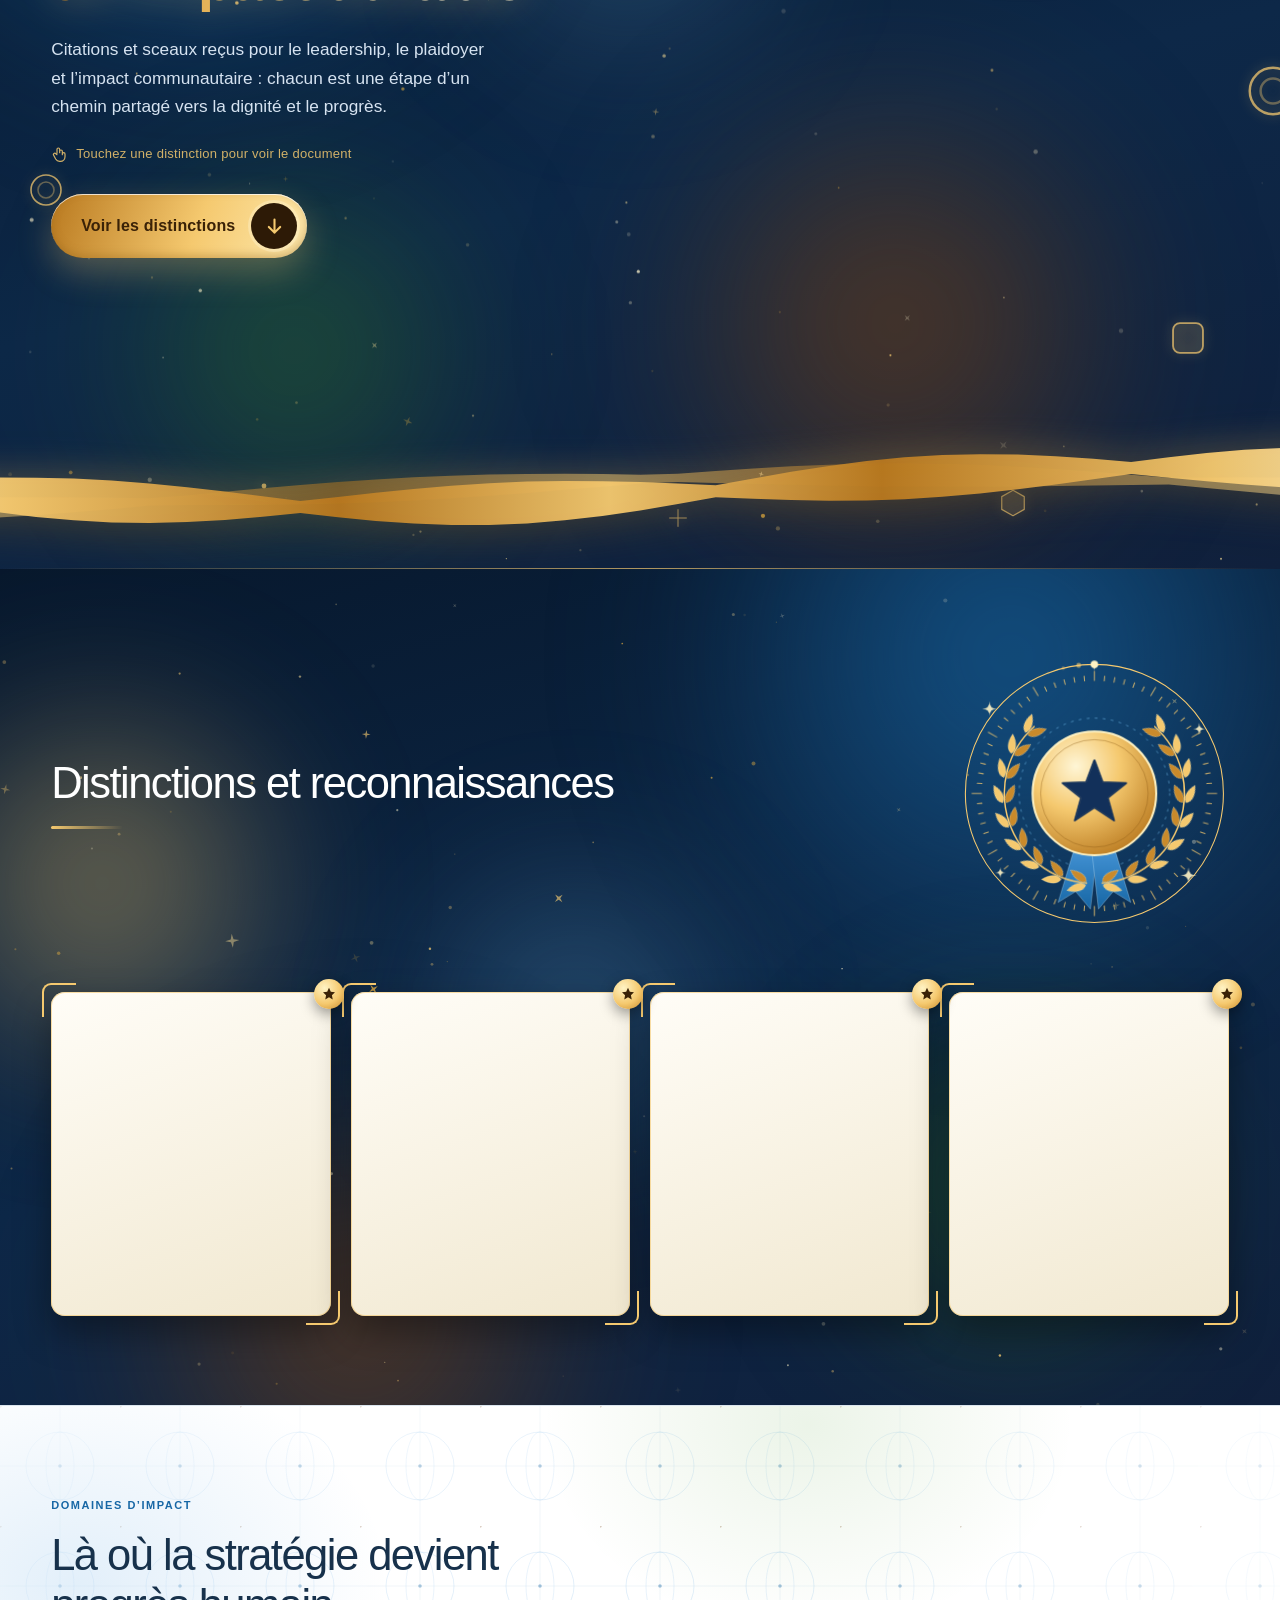
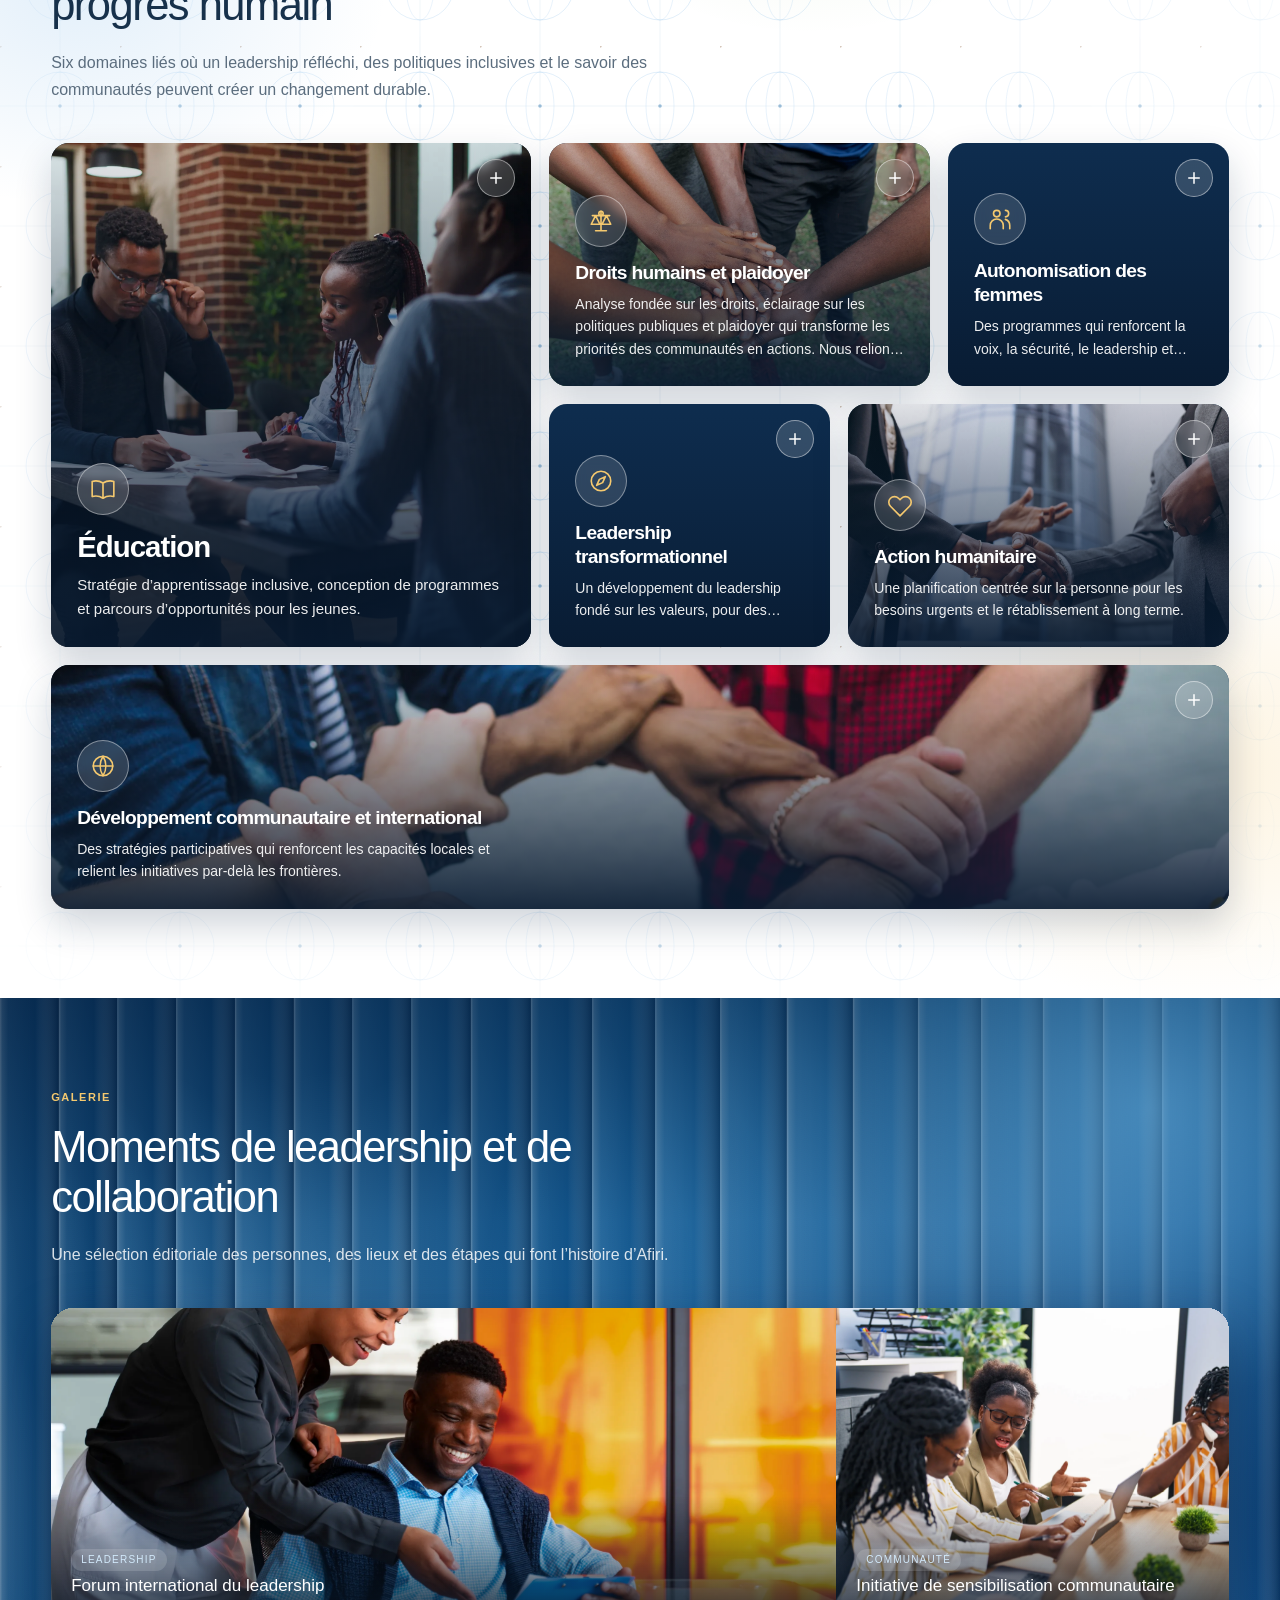
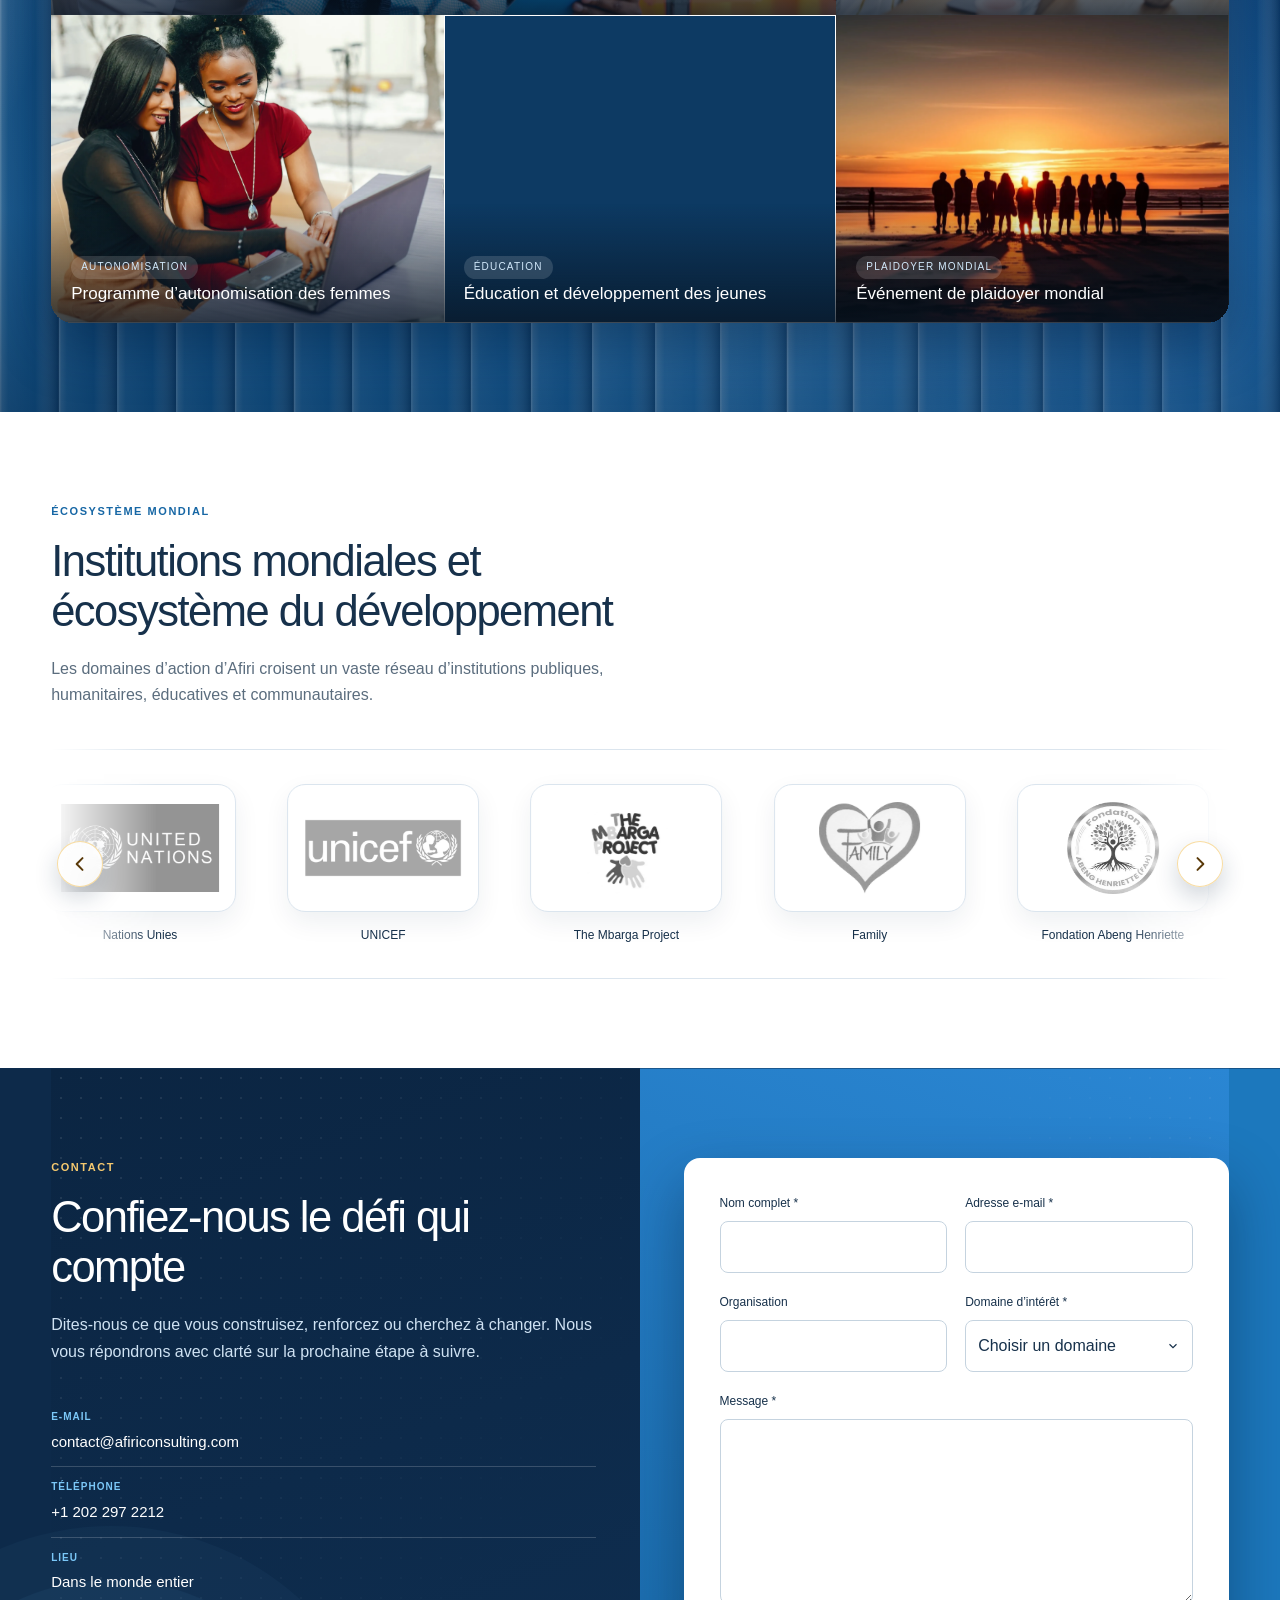
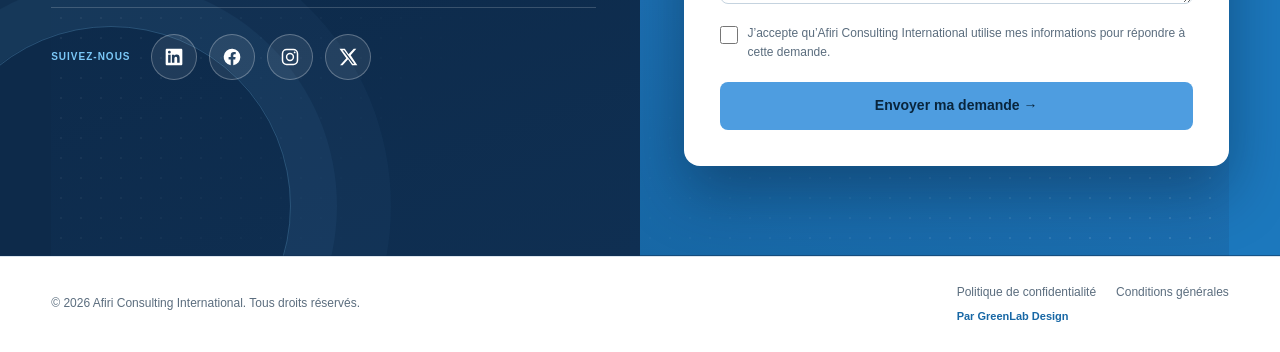
<file: fr.html>
<!DOCTYPE html>
<html lang="fr">
<head>
<meta charset="UTF-8">
<meta name="viewport" content="width=device-width, initial-scale=1, viewport-fit=cover">
<meta name="theme-color" content="#173655">
<title>Afiri Consulting International | Impact mondial stratégique</title>
<meta name="description" content="Afiri Consulting International accompagne les organisations, les institutions et les leaders communautaires pour transformer leur raison d’être en actions concrètes, inclusives et durables.">
<link rel="canonical" href="https://afiriconsulting.com/fr.html">
<link rel="alternate" hreflang="en" href="https://afiriconsulting.com/">
<link rel="alternate" hreflang="fr" href="https://afiriconsulting.com/fr.html">
<meta property="og:type" content="website">
<meta property="og:site_name" content="Afiri Consulting International">
<meta property="og:title" content="Afiri Consulting International | Impact mondial stratégique">
<meta property="og:description" content="Afiri Consulting International accompagne les organisations, les institutions et les leaders communautaires pour transformer leur raison d’être en actions concrètes, inclusives et durables.">
<meta property="og:url" content="https://afiriconsulting.com/fr.html">
<meta property="og:locale" content="fr_FR">
<meta property="og:image" content="https://afiriconsulting.com/assets/images/hero/hero-consulting.jpg">
<meta name="twitter:card" content="summary_large_image">
<link rel="icon" type="image/png" href="assets/images/brand/afiri-logo-original.png">
<link rel="apple-touch-icon" href="assets/images/brand/afiri-logo-original.png">
<link rel="stylesheet" href="assets/css/style.css?v=2610f">
<link rel="stylesheet" href="assets/css/style-mobile.css?v=2610f" media="(max-width:767px)">
<link rel="stylesheet" href="assets/css/enhance.css?v=2610f">
<link rel="stylesheet" href="assets/css/values.css?v=2610f">
<link rel="stylesheet" href="assets/featured/featured-news.css?v=2610f">
<link rel="stylesheet" href="assets/collab/collaborations.css?v=2610f">
<link rel="stylesheet" href="assets/css/mobile-motion.css?v=2610f" media="(max-width:767px)">
<script src="assets/js/config.fr.js?v=2610f"></script>
<script src="assets/js/boot.js?v=2610f"></script>
<script defer src="assets/js/smooth-anchor.js?v=2610f"></script>
<script defer src="assets/featured/featured-news.js?v=2610f"></script>
<script defer src="assets/collab/collaborations.js?v=2610f"></script>
<script defer src="assets/js/app.js?v=2610f"></script>
<script defer src="assets/js/hero3d.js?v=2610f"></script>
<script defer src="assets/js/prestige.js?v=2610f"></script>
<script defer src="assets/js/enhance.js?v=2610f"></script>
<script defer src="assets/js/values.js?v=2610f"></script>
<script defer src="assets/js/stardust.js?v=2610f"></script>
<script defer src="assets/js/comets.js?v=2610f"></script>
<script defer src="assets/js/mobile-motion.js?v=2610f"></script>
</head>
<body class="home-page" data-language="fr">
<!-- Lien d'accessibilité : permet de sauter le menu au clavier -->
<a class="skip-link" href="#main-content">Aller au contenu principal</a>
<!-- Bandeau d'annonce du haut (texte dans config.featured.banner) -->
<a class="announce" data-featured-banner data-href="featured.banner.link" href="#news-detail">
  <span class="container announce__inner">
    <span class="ft-sym ft-sym--banner ft-sym--l" data-ft-symbol aria-hidden="true"></span>
    <strong data-text="featured.banner.label">Octobre rose</strong>
    <span class="announce__text" data-text="featured.banner.text">Mois de sensibilisation au cancer du sein : ensemble pour le dépistage précoce et l’espoir.</span>
    <span class="announce__link"><span data-text="featured.banner.linkLabel">Lire les détails</span> <span aria-hidden="true">→</span></span>
    <span class="ft-sym ft-sym--banner ft-sym--r" data-ft-symbol aria-hidden="true"></span>
  </span>
</a>
<!-- MENU DU HAUT : pleine largeur en haut de page, se détache en rectangle verre au défilement -->
<div class="header-shell">
<header class="site-header">
  <div class="container header-inner">
    <a class="brand-lockup" href="#home" aria-label="Afiri Consulting International">
      <img data-img="logo" alt="Afiri Consulting International" width="314" height="399">
    </a>
    <!-- Navigation ordinateur + sélecteur de langue (liste dans config.languages) -->
    <nav class="desktop-nav" aria-label="Navigation principale">
      <a href="#home">Accueil</a><a href="#collaborations">Partenariats</a><a href="#urgent" data-nav-urgent hidden>Actualités</a><a href="#about">À propos</a><a href="#leadership">Direction</a><a href="#prestige">Distinctions</a><a href="#impact">Impact</a><a href="#gallery">Galerie</a><a href="#contact">Contact</a>
      <div class="lang-picker notranslate" translate="no" data-lang-picker>
        <button class="lang-btn" type="button" aria-haspopup="true" aria-expanded="false" aria-label="Langue" data-lang-btn>
          <svg viewBox="0 0 24 24" width="16" height="16" fill="none" stroke="currentColor" stroke-width="1.7" stroke-linecap="round" stroke-linejoin="round" aria-hidden="true" focusable="false"><circle cx="12" cy="12" r="9"/><path d="M3 12h18M12 3a14 14 0 0 1 0 18M12 3a14 14 0 0 0 0 18"/></svg>
          <span data-lang-current>FR</span>
          <svg class="lang-chev" viewBox="0 0 24 24" width="12" height="12" fill="none" stroke="currentColor" stroke-width="2.4" stroke-linecap="round" stroke-linejoin="round" aria-hidden="true" focusable="false"><path d="m6 9 6 6 6-6"/></svg>
        </button>
        <div class="lang-menu" hidden data-lang-menu role="menu" aria-label="Langue"></div>
      </div>
    </nav>
    <!-- Bouton du menu mobile -->
    <button class="menu-toggle" type="button" aria-expanded="false" aria-controls="mobile-menu" aria-label="Ouvrir la navigation" data-menu-open>
      <svg width="24" height="24" viewBox="0 0 24 24" fill="none" stroke="currentColor" stroke-width="1.5" aria-hidden="true"><path d="M4 7h16M4 12h16M4 17h16"></path></svg>
    </button>
  </div>
  <div class="scroll-progress" aria-hidden="true"><span data-progress></span></div>
</header>
</div>
<!-- Menu mobile : fond sombre + panneau latéral avec choix de langue -->
<div class="menu-backdrop" hidden data-menu-backdrop></div>
<div class="mobile-menu" id="mobile-menu" role="dialog" aria-modal="true" aria-label="Navigation" hidden data-mobile-menu>
  <div class="mobile-menu__top"><span>Afiri Consulting International</span><button class="icon-button" type="button" aria-label="Fermer" data-menu-close>×</button></div>
  <nav aria-label="Menu de navigation">
    <a href="#home" data-menu-link>Accueil</a><a href="#collaborations" data-menu-link>Partenariats</a><a href="#urgent" data-menu-link data-nav-urgent hidden>Actualités</a><a href="#about" data-menu-link>À propos</a><a href="#leadership" data-menu-link>Direction</a><a href="#prestige" data-menu-link>Distinctions</a><a href="#impact" data-menu-link>Impact</a><a href="#gallery" data-menu-link>Galerie</a><a href="#contact" data-menu-link>Contact</a>
  </nav>
  <div class="language-switcher notranslate" translate="no" role="group" aria-label="Changer de langue">
    <span>Langue</span>
    <div class="language-switcher__grid" data-lang-grid></div>
  </div>
  <a class="button button--primary" href="#contact" data-menu-link>Réserver une consultation →</a>
</div>
<!-- CONTENU PRINCIPAL -->
<main id="main-content">
  <!-- ACCUEIL : image(s) en zoom dynamique (config.images.hero / heroSlides), titre, vagues animées -->
  <section id="home" class="hero" aria-labelledby="hero-title">
    <div class="hero__media" data-parallax><img class="hero__image is-active" data-img="hero" alt="Trois professionnels échangeant des idées dans un cadre urbain international" width="1920" height="1280" fetchpriority="high" decoding="async"></div>
    <div class="hero__overlay" aria-hidden="true"></div>
    <div class="hero__waves" data-hero-waves aria-hidden="true"></div>
    <div class="container hero__inner">
      <div class="hero__content">
        <p class="eyebrow eyebrow--light">Raison d’être. Stratégie. Action durable.</p>
        <h1 id="hero-title" data-hero-title>Un accompagnement stratégique pour les organisations <span class="hl" data-hero-highlight>qui créent un impact mondial durable</span></h1>
        <div class="hero__phrase"><p data-hero-phrase>Leadership transformationnel</p></div>
        <p class="hero__body">Afiri Consulting International accompagne les organisations, les institutions et les leaders communautaires pour transformer leur raison d’être en actions concrètes, inclusives et durables.</p>
        <div class="hero__actions">
          <a href="#contact" class="button button--primary">Réserver une consultation <span class="arrow" aria-hidden="true">→</span></a>
          <a href="#impact" class="button button--ghost">Découvrir notre impact</a>
        </div>
      </div>
    </div>
  </section>

  <!-- FEATURED NEWS : carte marron à fond animé (textes dans config.featured) -->
  <section id="news-detail" class="section news-feature" aria-labelledby="news-detail-title" data-featured-section>
    <div class="container">
      <article class="news-card" data-news-card data-reveal>
        <div class="news-card__bg" aria-hidden="true" data-news-bg></div>
        <div class="news-fx" aria-hidden="true" data-news-fx>
          <i class="nf-orb nf-orb--1"></i><i class="nf-orb nf-orb--2"></i><span class="nf-ray"></span>
          <svg class="nf-wave nf-wave--1" viewBox="0 0 2400 200" preserveAspectRatio="none" fill="none"><path d="M0 100q150-80 300 0t300 0 300 0 300 0 300 0 300 0 300 0 300 0" stroke="#f5c96f" stroke-width="2"/></svg>
          <svg class="nf-wave nf-wave--2" viewBox="0 0 2400 200" preserveAspectRatio="none" fill="none"><path d="M0 100q150-80 300 0t300 0 300 0 300 0 300 0 300 0 300 0 300 0" stroke="#f48fb1" stroke-width="2.5"/></svg>
          <svg class="nf-wave nf-wave--3" viewBox="0 0 2400 200" preserveAspectRatio="none" fill="none"><path d="M0 100q150-80 300 0t300 0 300 0 300 0 300 0 300 0 300 0 300 0" stroke="#fff" stroke-width="1.6"/></svg>
        </div>
        <div class="news-card__copy">
          <p class="eyebrow"><i class="live-dot" aria-hidden="true"></i><span data-text="featured.detail.eyebrow">À la une</span></p>
          <h2 id="news-detail-title" data-text="featured.detail.title">Octobre rose : unis pour le dépistage précoce</h2>
          <p class="news-card__date" data-text="featured.detail.date">Octobre 2026</p>
          <p class="news-card__intro" data-text="featured.detail.intro">Chaque mois d’octobre, le monde entier se mobilise pour sensibiliser au cancer du sein. Afiri Consulting International rejoint ce mouvement par son engagement en faveur de la santé, de la dignité et de l’autonomisation des femmes.</p>
          <div class="news-card__actions">
            <button class="news-toggle" type="button" aria-expanded="false" aria-controls="news-more" data-news-toggle><span data-news-toggle-label>En savoir plus</span><i class="news-toggle__ico" aria-hidden="true"></i></button>
            <a class="button button--gold" data-href="featured.detail.ctaLink" href="#contact"><span data-text="featured.detail.ctaLabel">S’impliquer</span> <span class="arrow" aria-hidden="true">→</span></a>
          </div>
        </div>
        <!-- Détails : le rectangle s'agrandit en 2D depuis le rond (flou + transition circulaire) -->
        <div class="news-open" id="news-more" data-news-more role="region" aria-labelledby="news-open-title" inert>
          <button class="news-close" type="button" data-news-close aria-label="Réduire"><svg viewBox="0 0 24 24" width="20" height="20" fill="none" stroke="currentColor" stroke-width="2.2" stroke-linecap="round" aria-hidden="true" focusable="false"><path d="M6 6l12 12M18 6 6 18"/></svg></button>
          <div class="news-open__in">
            <p class="eyebrow"><i class="live-dot" aria-hidden="true"></i><span data-text="featured.detail.eyebrow">À la une</span></p>
            <h3 class="news-open__title" id="news-open-title" data-text="featured.detail.title">Octobre rose : unis pour le dépistage précoce</h3>
            <p class="news-card__date" data-text="featured.detail.date">Octobre 2026</p>
            <p class="news-card__intro" data-text="featured.detail.intro">Chaque mois d’octobre, le monde entier se mobilise pour sensibiliser au cancer du sein. Afiri Consulting International rejoint ce mouvement par son engagement en faveur de la santé, de la dignité et de l’autonomisation des femmes.</p>
            <ol class="news-points" data-featured-points>
            <li class="news-point"><span>01</span><div><h3>Sensibiliser</h3><p>Partager une information claire et fiable sur la santé du sein et l’importance des bilans réguliers.</p></div></li>
            <li class="news-point"><span>02</span><div><h3>Encourager le dépistage précoce</h3><p>Un dépistage précoce sauve des vies. Nous invitons chacun à connaître ses options et à consulter un professionnel de santé.</p></div></li>
            <li class="news-point"><span>03</span><div><h3>Soutenir nos communautés</h3><p>Être aux côtés des femmes, des survivantes et des familles par la solidarité, l’écoute et l’accès aux ressources.</p></div></li>
          </ol>
            <div class="news-card__actions"><a class="button button--gold" data-href="featured.detail.ctaLink" href="#contact"><span data-text="featured.detail.ctaLabel">S’impliquer</span> <span class="arrow" aria-hidden="true">→</span></a></div>
          </div>
        </div>
        <div class="news-card__visual" aria-hidden="true" data-ft-symbol></div>
      </article>
    </div>
  </section>

  <!-- NOS COLLABORATIONS : 3 blocs interactifs (images, textes, couleurs : assets/collab/collaborations.js) -->
  <section id="collaborations" class="section collab" aria-labelledby="collab-title" data-collab>
    <div class="container">
      <div class="collab__head" data-reveal>
        <p class="eyebrow"><i class="live-dot" aria-hidden="true"></i><span data-collab-eyebrow>Partenariats</span></p>
        <h2 id="collab-title" data-collab-title>Nos Collaborations</h2>
        <p class="section-intro" data-collab-intro>Des projets menés avec des partenaires qui partagent notre exigence : un impact concret, durable et mesurable.</p>
      </div>
      <div class="collab__row" data-collab-row></div>
    </div>
  </section>

  <!-- LATEST NEWS : projets d'actualité (config.urgent, masquable avec SHOW_URGENT_SECTION) -->
  <section id="urgent" class="urgent-section" aria-labelledby="urgent-title" hidden data-urgent>
    <div class="container">
      <div class="urgent-head" data-reveal>
        <div>
          <p class="eyebrow"><i class="live-dot" aria-hidden="true"></i><span data-text="urgent.eyebrow">Actualités</span></p>
          <h2 id="urgent-title" data-text="urgent.title">Ce sur quoi nous travaillons en ce moment</h2>
        </div>
        <p class="section-intro" data-text="urgent.intro"></p>
      </div>
      <div class="urgent-grid" data-urgent-grid data-reveal-group></div>
    </div>
  </section>

  <!-- À PROPOS : diaporama de fond + 3 valeurs -->
  <section id="about" class="section about-section">
    <div class="about-bg" aria-hidden="true" data-about-slides><div class="about-slide is-active" data-about-fallback></div></div>
    <div class="container about-grid">
      <div class="about-copy" data-reveal>
        <div class="section-heading"><p class="eyebrow">À propos d’Afiri</p><h2>Une stratégie ancrée dans l’expérience vécue</h2></div>
        <p class="about-lead">Afiri Consulting International est une organisation de conseil en pleine croissance, portée par des professionnels dotés d’une expérience concrète et sectorielle. Nous apportons un accompagnement stratégique et des solutions applicables aux organisations, aux institutions et aux personnes engagées dans les droits humains, l’éducation, le leadership, l’action humanitaire, le plaidoyer et le développement communautaire.</p>
        <div class="about-dots" role="group" aria-label="Images d’arrière-plan" data-about-dots hidden></div>
      </div>
      <div class="values-list" data-reveal-group>
        <article class="value-card value-card--brown" data-reveal>
          <div class="value-card__icon"><svg viewBox="0 0 64 64" fill="none" stroke="currentColor" stroke-width="3" stroke-linecap="round" stroke-linejoin="round" aria-hidden="true" focusable="false"><path class="vi-shield" pathLength="1" d="M32 6 10 14v16c0 14 9 24 22 28 13-4 22-14 22-28V14L32 6Z"/><path class="vi-check" pathLength="1" d="m22 32 7 7 14-15"/></svg></div>
          <h3>Intégrité</h3><p>Nous abordons chaque mission avec honnêteté, attention et sens des responsabilités.</p>
        </article>
        <article class="value-card value-card--blue" data-reveal>
          <div class="value-card__icon"><svg viewBox="0 0 64 64" fill="none" stroke="currentColor" stroke-width="3" stroke-linecap="round" stroke-linejoin="round" aria-hidden="true" focusable="false"><circle cx="32" cy="32" r="24"/><path d="M8 32h48M12 20h40M12 44h40"/><ellipse class="vg-meridian" cx="32" cy="32" rx="11" ry="24"/><g class="vg-orbit"><circle cx="32" cy="3" r="3" fill="currentColor" stroke="none"/></g></svg></div>
          <h3>Compréhension du monde</h3><p>Nous relions les réalités locales à une vision internationale et à une aisance interculturelle.</p>
        </article>
        <article class="value-card value-card--green" data-reveal>
          <div class="value-card__icon"><svg viewBox="0 0 64 64" fill="none" stroke="currentColor" stroke-width="3" stroke-linecap="round" stroke-linejoin="round" aria-hidden="true" focusable="false"><path d="M12 56h40"/><path class="vs-stem" pathLength="1" d="M32 56V26"/><path class="vs-leaf vs-leaf--l" d="M32 38C20 38 15 31 15 22c11 0 17 6 17 16Z"/><path class="vs-leaf vs-leaf--r" d="M32 30c0-11 6-18 18-18 0 11-6 18-18 18Z"/></svg></div>
          <h3>Impact durable</h3><p>Nous privilégions des solutions qui durent, qui se déploient de façon responsable et qui renforcent les personnes.</p>
        </article>
      </div>
    </div>
  </section>

  <!-- APPROCHE STRATÉGIQUE : fond animé (.approach-fx) + 4 étapes -->
  <section class="section approach-section">
    <div class="approach-fx" aria-hidden="true" data-approach-fx>
      <i class="af-orb af-orb--1"></i><i class="af-orb af-orb--2"></i><i class="af-orb af-orb--3"></i>
      <svg class="af-rings" viewBox="0 0 400 400" fill="none" stroke="#754013" stroke-linecap="round"><circle cx="200" cy="200" r="190" stroke-opacity=".22"/><circle cx="200" cy="200" r="150" stroke-opacity=".28" stroke-dasharray="2 9"/><circle cx="200" cy="200" r="110" stroke-opacity=".2"/><circle cx="200" cy="200" r="70" stroke-opacity=".3" stroke-dasharray="14 10"/><circle cx="200" cy="10" r="5" fill="#754013" stroke="none" fill-opacity=".5"/><circle cx="350" cy="200" r="4" fill="#1767a5" stroke="none" fill-opacity=".6"/></svg>
      <span class="af-beam"></span>
    </div>
    <div class="container">
      <div class="section-heading" data-reveal>
        <p class="eyebrow">Notre approche stratégique</p>
        <h2>De la compréhension à l’action durable</h2>
        <p class="section-intro">Un processus rigoureux en quatre étapes garde chaque mission ancrée dans le réel, collaborative et prête à être mise en œuvre.</p>
      </div>
      <div class="approach-flow" role="list" data-seq>
        <article class="process-step" role="listitem" data-n="01">
          <div class="process-step__node"><span>01</span><svg class="ps-ico ps-ico--1" viewBox="0 0 24 24" width="28" height="28" fill="none" stroke="currentColor" stroke-width="1.5" stroke-linecap="round" stroke-linejoin="round" aria-hidden="true" focusable="false"><circle cx="10" cy="10" r="6"></circle><path d="m14.5 14.5 5 5M7 10h6M10 7v6"></path></svg></div>
          <div class="process-step__copy" data-n="01"><h3>Écouter et évaluer</h3><p>Nous partons du contexte, des personnes, des faits et des réalités derrière la demande.</p></div>
        </article>
        <article class="process-step" role="listitem" data-n="02">
          <div class="process-step__node"><span>02</span><svg class="ps-ico ps-ico--2" viewBox="0 0 24 24" width="28" height="28" fill="none" stroke="currentColor" stroke-width="1.5" stroke-linecap="round" stroke-linejoin="round" aria-hidden="true" focusable="false"><path d="M5 21V4m0 0c5-4 9 4 15 0v10c-6 4-10-4-15 0"></path></svg></div>
          <div class="process-step__copy" data-n="02"><h3>Définir la stratégie</h3><p>Ensemble, nous transformons les constats en priorités, en choix et en feuille de route claire.</p></div>
        </article>
        <article class="process-step" role="listitem" data-n="03">
          <div class="process-step__node"><span>03</span><svg class="ps-ico ps-ico--3" viewBox="0 0 24 24" width="28" height="28" fill="none" stroke="currentColor" stroke-width="1.5" stroke-linecap="round" stroke-linejoin="round" aria-hidden="true" focusable="false"><circle cx="12" cy="6" r="3"></circle><circle cx="5" cy="15" r="2"></circle><circle cx="19" cy="15" r="2"></circle><path d="M7 22v-2a5 5 0 0 1 10 0v2M10 12l-3 2m7-2 3 2"></path></svg></div>
          <div class="process-step__copy" data-n="03"><h3>Mobiliser les parties prenantes</h3><p>Nous créons compréhension, adhésion et élan auprès des groupes concernés.</p></div>
        </article>
        <article class="process-step" role="listitem" data-n="04">
          <div class="process-step__node"><span>04</span><svg class="ps-ico ps-ico--4" viewBox="0 0 24 24" width="28" height="28" fill="none" stroke="currentColor" stroke-width="1.5" stroke-linecap="round" stroke-linejoin="round" aria-hidden="true" focusable="false"><path class="ps-check" pathLength="1" d="m5 12 4 4L20 5"></path><path d="M20 12v7a2 2 0 0 1-2 2H5a2 2 0 0 1-2-2V6a2 2 0 0 1 2-2h8"></path></svg></div>
          <div class="process-step__copy" data-n="04"><h3>Accompagner l’action durable</h3><p>Nous aidons les équipes à mettre en œuvre, à s’adapter et à renforcer leurs capacités pour un impact durable.</p></div>
        </article>
      </div>
    </div>
  </section>

  <!-- DIRECTION : cartes générées depuis config.leaders -->
  <section class="section leaders-section" aria-label="Direction">
    <div class="container leaders" data-leaders></div>
  </section>

  <!-- PRESTIGE : section dorée animée au-dessus des distinctions (anneaux, formes, textes en orbite) ; se remplit depuis config.awards et config.prestige (assets/js/prestige.js) -->
  <section id="prestige" class="section awards-section prestige-section" aria-labelledby="prestige-title" data-prestige>
    <div class="awards-fx" aria-hidden="true" data-prestige-fx><div class="awards-fx__tex"></div><div class="awards-fx__beam"></div></div>
    <div class="pr-shapes" aria-hidden="true" data-pr-shapes></div>
    <div class="container pr-grid">
      <div class="pr-copy" data-reveal>
        <p class="eyebrow pr-eyebrow"><i class="live-dot" aria-hidden="true"></i><span data-text="prestige.eyebrow">Prestige et reconnaissance</span></p>
        <h2 id="prestige-title"><span data-text="prestige.title">Reconnue pour</span> <span class="pr-gold" data-text="prestige.titleGold">un impact durable</span></h2>
        <p class="pr-intro" data-text="prestige.intro">Citations et sceaux reçus pour le leadership, le plaidoyer et l’impact communautaire : chacun est une étape d’un chemin partagé vers la dignité et le progrès.</p>
        <p class="pr-hint"><svg viewBox="0 0 24 24" width="16" height="16" fill="none" stroke="currentColor" stroke-width="1.8" stroke-linecap="round" stroke-linejoin="round" aria-hidden="true" focusable="false"><path d="M9 11V5a2 2 0 0 1 4 0v5m0 0V8a2 2 0 0 1 4 0v5m0 0v-1a2 2 0 0 1 4 0v4a7 7 0 0 1-7 7h-1a7 7 0 0 1-6-3.500L4 14a2 2 0 0 1 3.200-2.400L9 13"/></svg><span data-text="prestige.hint">Touchez une distinction pour voir le document</span></p>
        <a class="pr-cta" href="#awards" data-pr-cta><span class="pr-cta__shine" aria-hidden="true"></span><span class="pr-cta__txt" data-text="prestige.cta">Voir les distinctions</span><span class="pr-cta__ico" aria-hidden="true"><svg viewBox="0 0 24 24" fill="none" stroke="currentColor" stroke-width="2.4" stroke-linecap="round" stroke-linejoin="round" focusable="false"><path d="M12 4v15M5.500 12.500 12 19l6.500-6.500"/></svg></span></a>
      </div>
      <div class="pr-stage" data-pr-stage data-reveal role="group" aria-label="Distinctions et reconnaissances"></div>
    </div>
    <div class="pr-ribbon" aria-hidden="true" data-pr-ribbon></div>
    <i class="pr-line" aria-hidden="true"></i>
  </section>

  <!-- DISTINCTIONS : diplômes (config.awards) -->
  <section id="awards" class="section awards-section">
    <div class="awards-fx" aria-hidden="true" data-awards-fx><div class="awards-fx__tex"></div><div class="awards-fx__beam"></div></div>
    <div class="container">
      <div class="section-heading" data-reveal>
        <svg class="aw-crest" viewBox="0 0 64 64" fill="none" stroke="currentColor" stroke-width="2.4" stroke-linecap="round" stroke-linejoin="round" aria-hidden="true" focusable="false"><circle cx="32" cy="26" r="16"/><path d="m32 17 3 6.2 6.8 1-4.9 4.8 1.1 6.8-6-3.2-6 3.2 1.1-6.8-4.9-4.8 6.8-1Z"/><path d="m23 40-5 18 9-5 5 7 4-12M41 40l5 18-9-5-2.500 3.500"/></svg>
        <h2>Distinctions et reconnaissances</h2>
      </div>
      <div class="awards-grid" data-awards-grid data-reveal-group></div>
    </div>
  </section>

  <!-- DOMAINES D'IMPACT : cartes (config.impact) -->
  <section id="impact" class="section impact-section">
    <div class="container">
      <div class="section-heading" data-reveal>
        <p class="eyebrow">Domaines d’impact</p>
        <h2>Là où la stratégie devient progrès humain</h2>
        <p class="section-intro">Six domaines liés où un leadership réfléchi, des politiques inclusives et le savoir des communautés peuvent créer un changement durable.</p>
      </div>
      <div class="impact-grid" data-impact-grid data-reveal-group></div>
    </div>
  </section>

  <!-- GALERIE : photos (config.gallery) avec effet au survol -->
  <section id="gallery" class="section gallery-section">
    <div class="container">
      <div class="section-heading" data-reveal>
        <p class="eyebrow">Galerie</p>
        <h2>Moments de leadership et de collaboration</h2>
        <p class="section-intro">Une sélection éditoriale des personnes, des lieux et des étapes qui font l’histoire d’Afiri.</p>
      </div>
      <div class="gallery-grid" data-gallery-grid data-reveal-group></div>
    </div>
  </section>

  <!-- ÉCOSYSTÈME : logos partenaires défilants (config.partners) -->
  <section class="section ecosystem-section">
    <div class="container">
      <div class="section-heading" data-reveal>
        <p class="eyebrow">Écosystème mondial</p>
        <h2>Institutions mondiales et écosystème du développement</h2>
        <p class="section-intro">Les domaines d’action d’Afiri croisent un vaste réseau d’institutions publiques, humanitaires, éducatives et communautaires.</p>
      </div>
      <div class="logo-strip" data-partners data-reveal></div>
    </div>
  </section>

  <!-- CONTACT : coordonnées, réseaux sociaux (config.socials) et formulaire -->
  <section id="contact" class="section contact-section">
    <div class="container contact-grid">
      <div class="contact-copy">
        <div class="section-heading" data-reveal>
          <p class="eyebrow">Contact</p>
          <h2>Confiez-nous le défi qui compte</h2>
          <p class="section-intro">Dites-nous ce que vous construisez, renforcez ou cherchez à changer. Nous vous répondrons avec clarté sur la prochaine étape à suivre.</p>
        </div>
        <dl class="contact-details" data-reveal>
          <div><dt>E-mail</dt><dd><a data-href="site.email" data-prefix="mailto:" data-text="site.email" href="#contact"></a></dd></div>
          <div><dt>Téléphone</dt><dd><a data-href="site.phone" data-prefix="tel:" data-text="site.phone" href="#contact"></a></dd></div>
          <div><dt>Lieu</dt><dd data-text="site.location">Dans le monde entier</dd></div>
        </dl>
        <div class="contact-socials" data-reveal>
          <span class="contact-socials__label">Suivez-nous</span>
          <div class="contact-socials__row" aria-label="Réseaux sociaux" data-socials></div>
        </div>
      </div>
      <div class="contact-form-wrap">
        <form class="contact-form" data-reveal novalidate data-async-form="contact" data-success="Merci. Votre demande a bien été reçue." data-failure="Nous n’avons pas pu traiter votre demande. Veuillez réessayer ou nous écrire par e-mail.">
          <div class="form-grid">
            <label class="field"><span>Nom complet *</span><input type="text" name="fullName" autocomplete="name" minlength="2" maxlength="120" required></label>
            <label class="field"><span>Adresse e-mail *</span><input type="email" name="email" autocomplete="email" inputmode="email" maxlength="254" required></label>
          </div>
          <div class="form-grid">
            <label class="field"><span>Organisation</span><input type="text" name="organization" autocomplete="organization" maxlength="160"></label>
            <label class="field"><span>Domaine d’intérêt *</span><select name="interest" required><option value="">Choisir un domaine</option><option value="Éducation">Éducation</option><option value="Droits humains et plaidoyer">Droits humains et plaidoyer</option><option value="Autonomisation des femmes">Autonomisation des femmes</option><option value="Leadership transformationnel">Leadership transformationnel</option><option value="Action humanitaire">Action humanitaire</option><option value="Développement communautaire et international">Développement communautaire et international</option><option value="Autre">Autre</option></select></label>
          </div>
          <label class="field"><span>Message *</span><textarea name="message" rows="6" minlength="20" maxlength="5000" required></textarea></label>
          <label class="checkbox-field"><input type="checkbox" name="consent" value="1" required><span>J’accepte qu’Afiri Consulting International utilise mes informations pour répondre à cette demande.</span></label>
          <label class="honeypot" aria-hidden="true">Site web<input type="text" name="website" tabindex="-1" autocomplete="off"></label>
          <input type="hidden" name="language" value="fr">
          <p class="form-status" role="status" aria-live="polite" hidden data-form-status></p>
          <button class="button button--blue button--wide" type="submit" data-submit data-default="Envoyer ma demande" data-loading="Envoi en cours…">Envoyer ma demande →</button>
        </form>
      </div>
    </div>
  </section>
</main>

<!-- Données structurées pour Google (référencement) -->
<script type="application/ld+json">
{
  "@context": "https://schema.org",
  "@graph": [
    {
      "@type": "Organization",
      "@id": "https://afiriconsulting.com#organization",
      "inLanguage": "fr",
      "name": "Afiri Consulting International",
      "url": "https://afiriconsulting.com",
      "email": "contact@afiriconsulting.com",
      "telephone": "+1 202 297 2212",
      "areaServed": "Dans le monde entier",
      "description": "Afiri Consulting International accompagne les organisations, les institutions et les leaders communautaires pour transformer leur raison d’être en actions concrètes, inclusives et durables."
    },
    {
      "@type": "Person",
      "@id": "https://afiriconsulting.com#dr-mbarga",
      "name": "Dr. Antoinette Carole Grace Mbarga",
      "worksFor": { "@id": "https://afiriconsulting.com#organization" },
      "jobTitle": "Dirigeante exécutive"
    }
  ]
}
</script>

<!-- PIED DE PAGE : copyright, liens légaux, crédit GreenLab Design (config.site.credit) -->
<footer class="site-footer">
  <div class="container footer-main">
    <p class="footer-copyright">© <span data-year>2026</span> Afiri Consulting International. Tous droits réservés.</p>
    <div class="footer-meta">
      <nav aria-label="Informations légales"><a data-href="site.legal.privacy" href="privacy-fr.html">Politique de confidentialité</a><a data-href="site.legal.terms" href="terms-fr.html">Conditions générales</a></nav>
      <p class="footer-credit"><a data-href="site.credit.url" href="https://www.greenlabdesign.tech" target="_blank" rel="noreferrer noopener">Par <span data-text="site.credit.label">GreenLab Design</span></a></p>
    </div>
  </div>
</footer>

<!-- Conteneur invisible utilisé par Google Translate -->
<div id="google_translate_element" translate="no"></div>

<!-- Visionneuse plein écran des images -->
<div class="lightbox" role="dialog" aria-modal="true" aria-label="Visionneuse d’images" hidden data-lightbox>
  <div class="lightbox__bg" aria-hidden="true" data-lightbox-bg></div>
  <button class="lightbox__close icon-button" type="button" aria-label="Fermer" data-lightbox-close><svg viewBox="0 0 24 24" fill="none" stroke="currentColor" stroke-width="2" stroke-linecap="round" aria-hidden="true"><path d="M6 6l12 12M18 6 6 18"/></svg></button>
  <figure><img alt="" data-lightbox-image></figure>
  <div class="lightbox__bar">
    <button class="lightbox__nav lightbox__nav--prev icon-button" type="button" aria-label="Précédent" data-lightbox-prev><svg viewBox="0 0 24 24" fill="none" stroke="currentColor" stroke-width="2" stroke-linecap="round" stroke-linejoin="round" aria-hidden="true"><path d="m14.500 5.500-6.500 6.500 6.500 6.500"/></svg></button>
    <div class="lightbox__meta"><strong data-lightbox-title></strong><small data-lightbox-count></small></div>
    <button class="lightbox__nav lightbox__nav--next icon-button" type="button" aria-label="Suivant" data-lightbox-next><svg viewBox="0 0 24 24" fill="none" stroke="currentColor" stroke-width="2" stroke-linecap="round" stroke-linejoin="round" aria-hidden="true"><path d="m9.500 5.500 6.500 6.500-6.500 6.500"/></svg></button>
  </div>
</div>
</body>
</html>
</file>
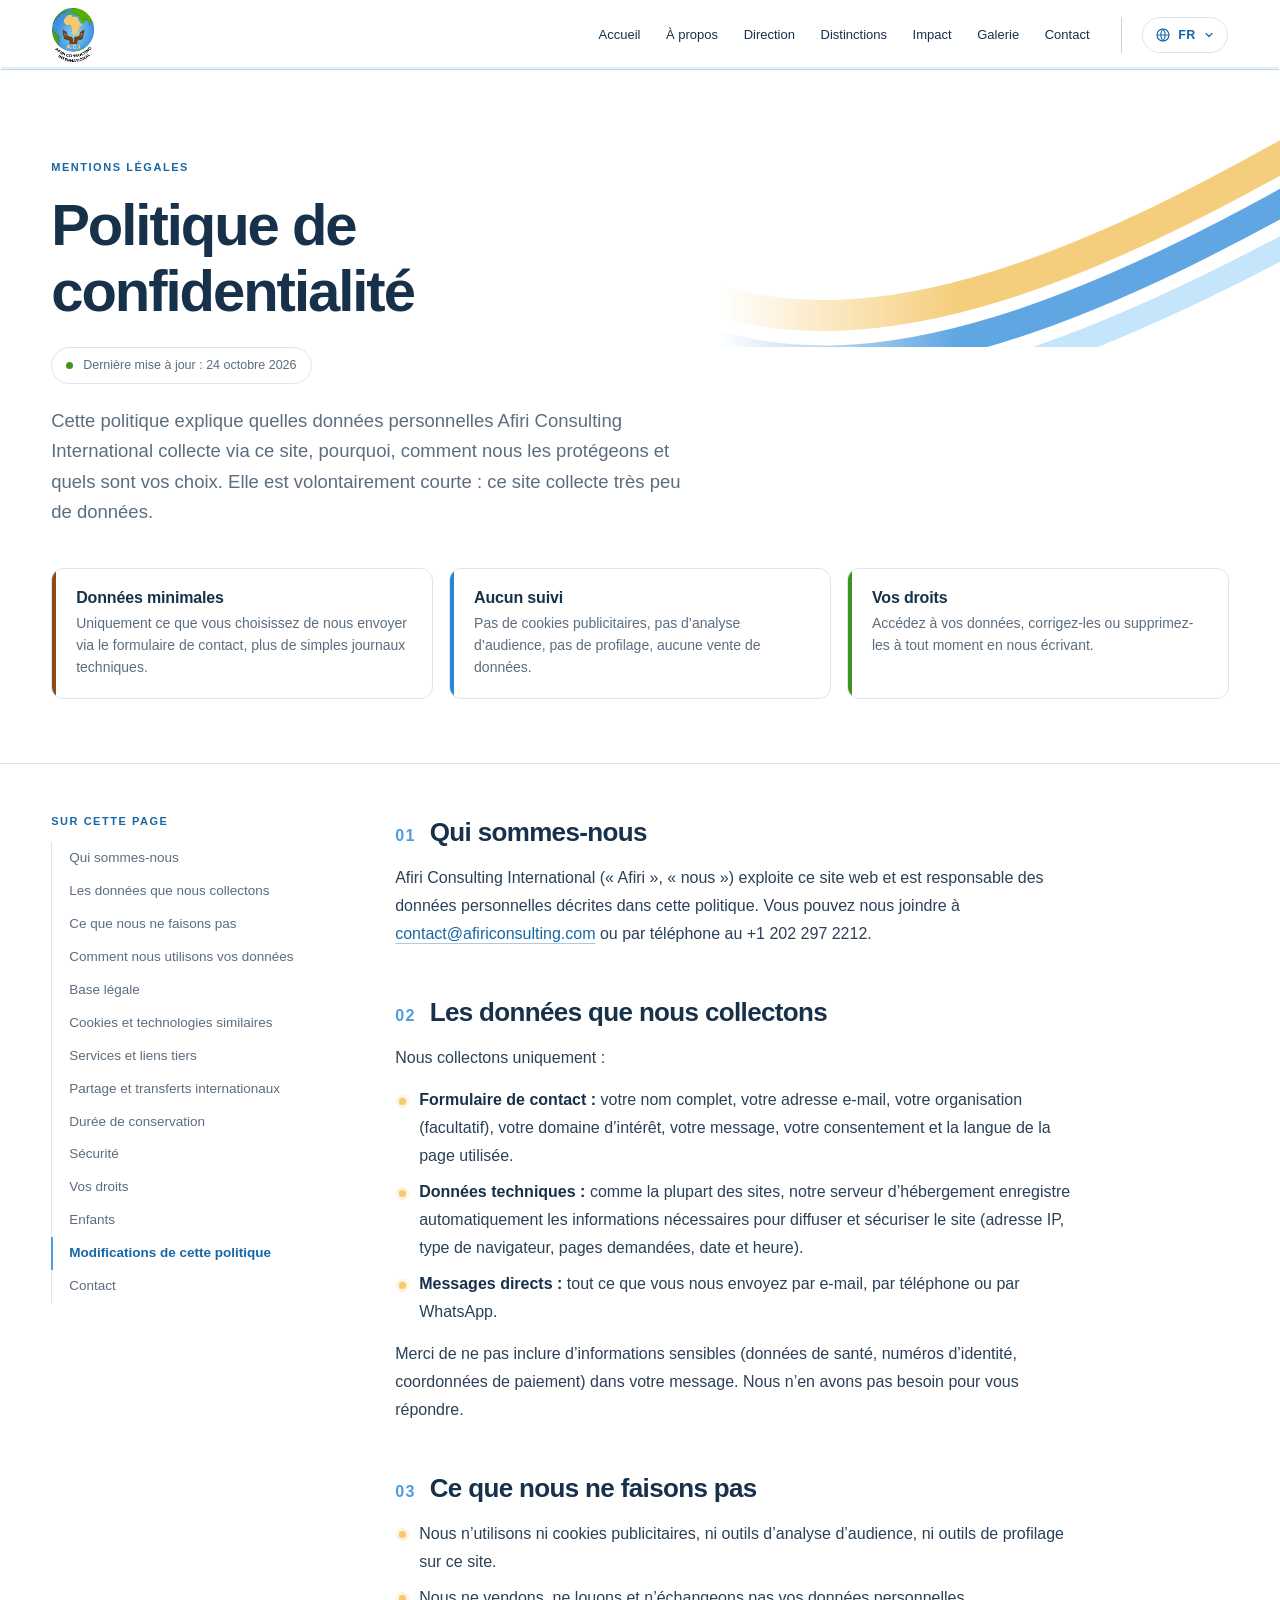
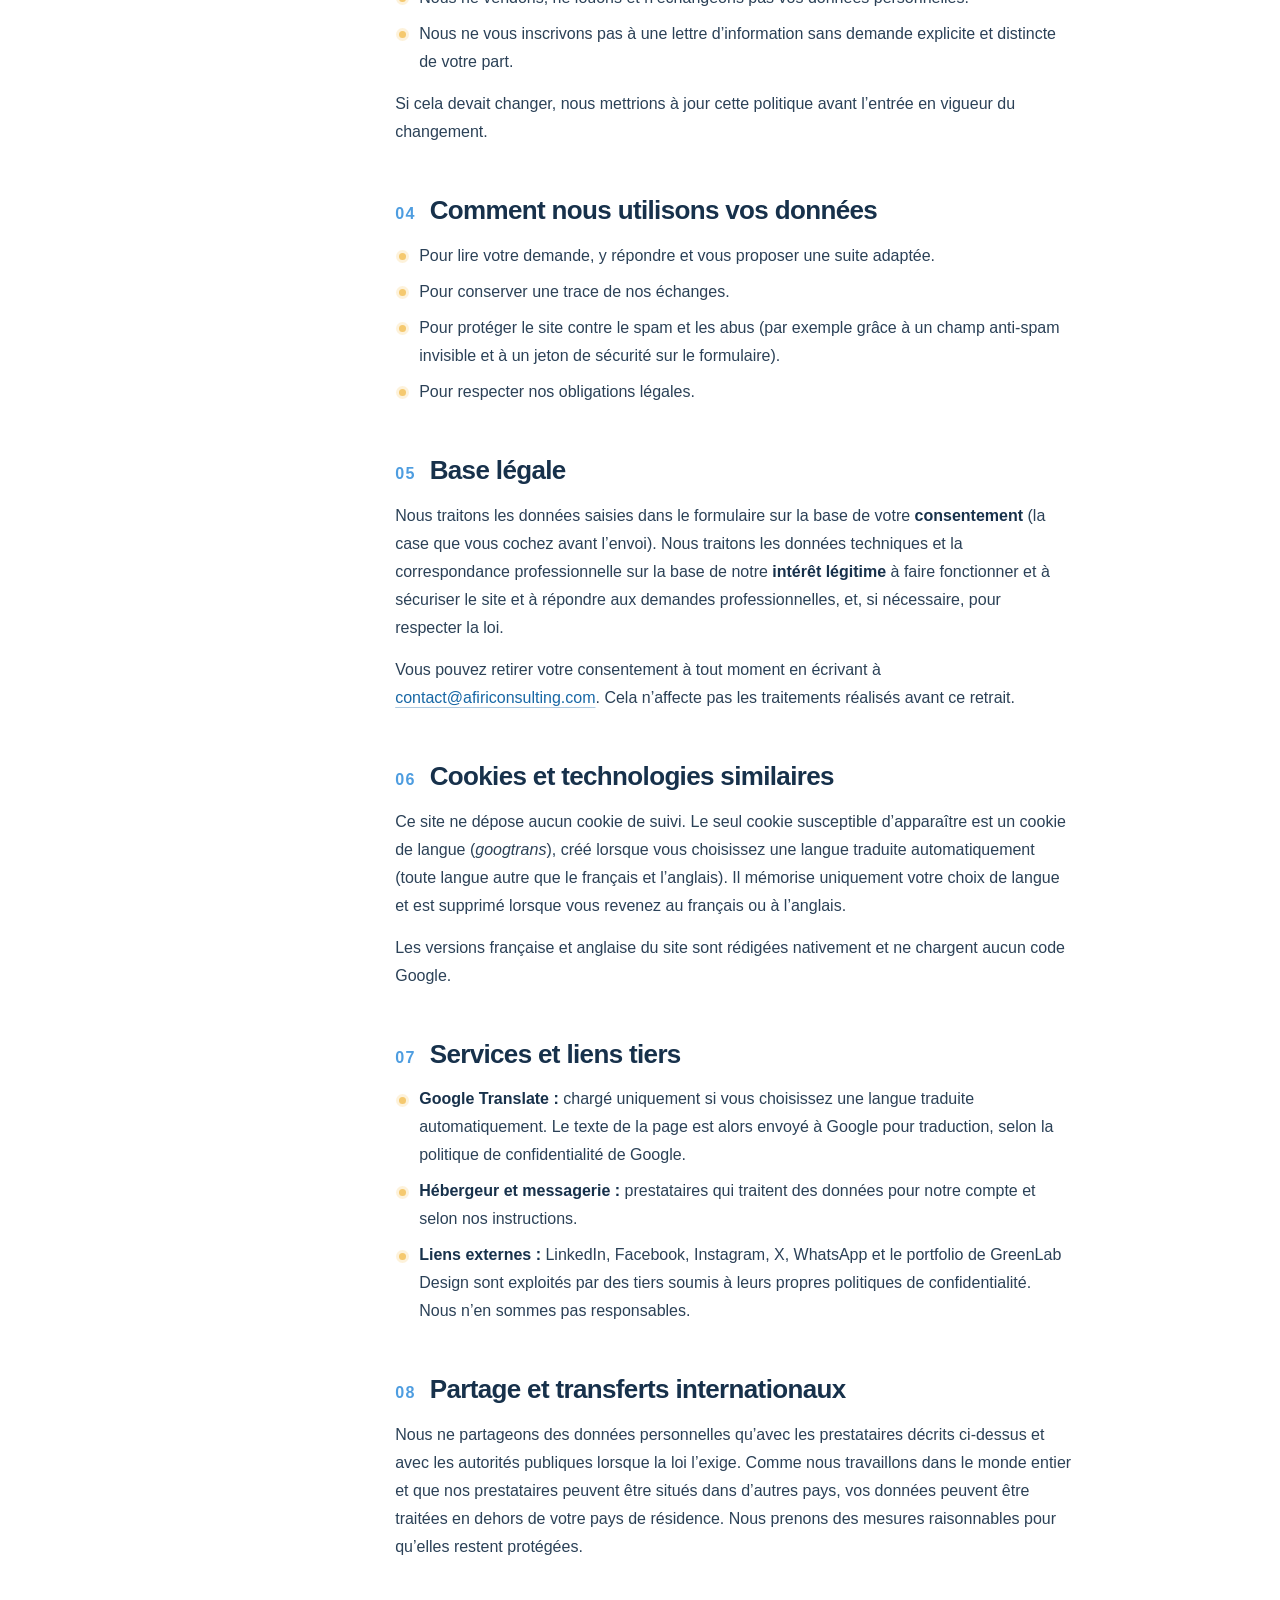
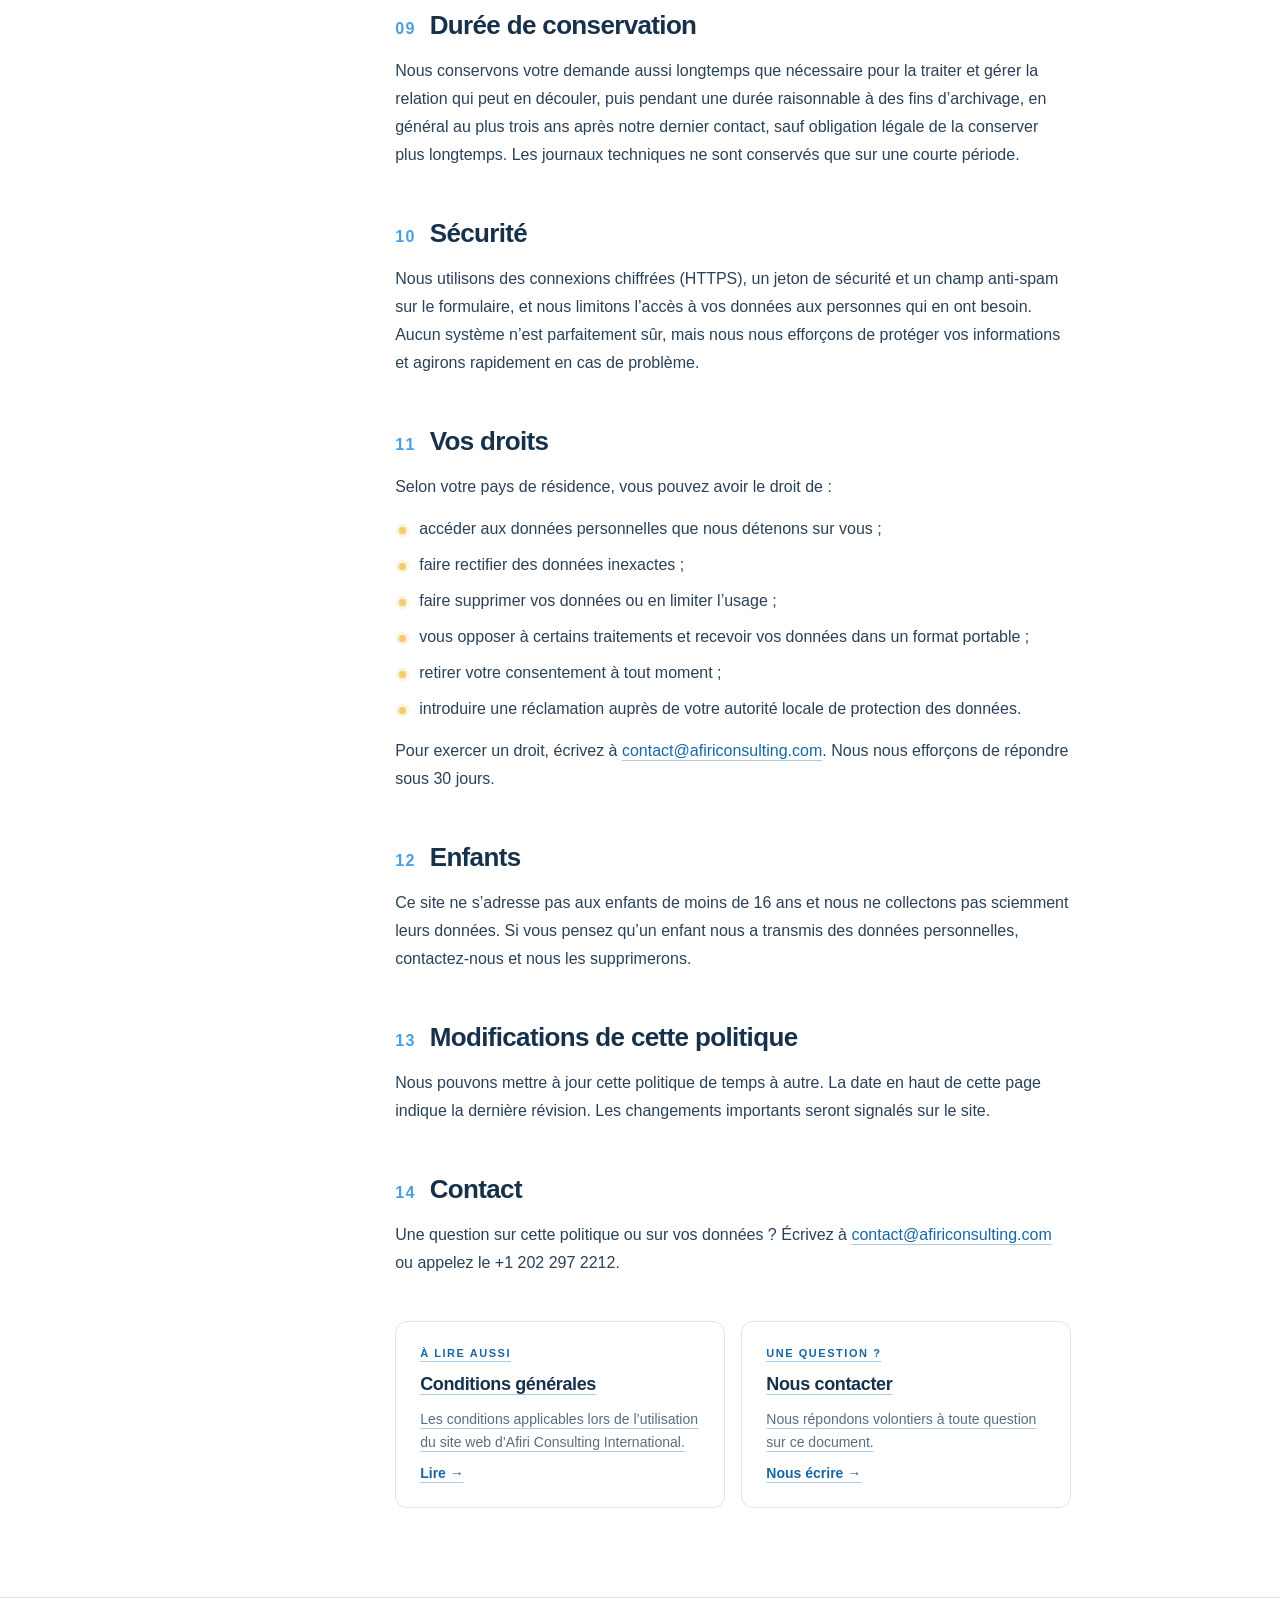
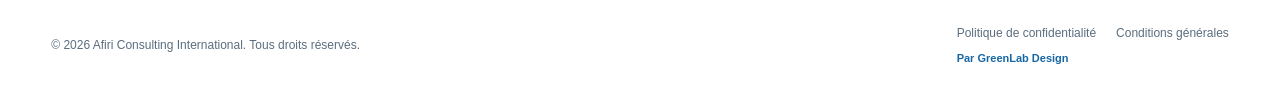
<file: privacy-fr.html>
<!DOCTYPE html>
<html lang="fr">
<head>
<meta charset="UTF-8">
<meta name="viewport" content="width=device-width, initial-scale=1, viewport-fit=cover">
<meta name="theme-color" content="#173655">
<title>Politique de confidentialité | Afiri Consulting International</title>
<meta name="description" content="Comment Afiri Consulting International collecte, utilise et protège les données personnelles sur son site web.">
<link rel="canonical" href="https://afiriconsulting.com/privacy-fr.html">
<link rel="alternate" hreflang="en" href="https://afiriconsulting.com/privacy.html">
<link rel="alternate" hreflang="fr" href="https://afiriconsulting.com/privacy-fr.html">
<meta property="og:type" content="website">
<meta property="og:site_name" content="Afiri Consulting International">
<meta property="og:title" content="Politique de confidentialité | Afiri Consulting International">
<meta property="og:description" content="Comment Afiri Consulting International collecte, utilise et protège les données personnelles sur son site web.">
<meta property="og:url" content="https://afiriconsulting.com/privacy-fr.html">
<link rel="icon" type="image/png" href="assets/images/brand/afiri-logo-original.png">
<link rel="apple-touch-icon" href="assets/images/brand/afiri-logo-original.png">
<link rel="stylesheet" href="assets/css/style.css?v=2610f">
<link rel="stylesheet" href="assets/css/legal.css?v=2610f">
<script src="assets/js/boot.js?v=2610f"></script>
<script defer src="assets/js/smooth-anchor.js?v=2610f"></script>
<script defer src="assets/js/legal.js?v=2610f"></script>
</head>
<body class="legal-page">
<a class="skip-link" href="#main-content">Aller au contenu principal</a>
<!-- MENU DU HAUT : identique au site principal -->
<div class="header-shell">
<header class="site-header">
  <div class="container header-inner">
    <a class="brand-lockup" href="fr.html" aria-label="Afiri Consulting International">
      <img src="assets/images/brand/afiri-logo-original.webp" alt="Afiri Consulting International" width="314" height="399">
    </a>
    <nav class="desktop-nav" aria-label="Navigation principale">
      <a href="fr.html#home">Accueil</a><a href="fr.html#about">À propos</a><a href="fr.html#leadership">Direction</a><a href="fr.html#prestige">Distinctions</a><a href="fr.html#impact">Impact</a><a href="fr.html#gallery">Galerie</a><a href="fr.html#contact">Contact</a>
      <div class="lang-picker notranslate" translate="no" data-lang-picker>
        <button class="lang-btn" type="button" aria-haspopup="true" aria-expanded="false" aria-label="Langue" data-lang-btn>
          <svg viewBox="0 0 24 24" width="16" height="16" fill="none" stroke="currentColor" stroke-width="1.7" stroke-linecap="round" stroke-linejoin="round" aria-hidden="true" focusable="false"><circle cx="12" cy="12" r="9"/><path d="M3 12h18M12 3a14 14 0 0 1 0 18M12 3a14 14 0 0 0 0 18"/></svg><span>FR</span><svg class="lang-chev" viewBox="0 0 24 24" width="12" height="12" fill="none" stroke="currentColor" stroke-width="2.4" stroke-linecap="round" stroke-linejoin="round" aria-hidden="true" focusable="false"><path d="m6 9 6 6 6-6"/></svg>
        </button>
        <div class="lang-menu" hidden data-lang-menu aria-label="Langue"><a class="lang-item" lang="en" hreflang="en" href="privacy.html"><span>English</span></a><a class="lang-item" lang="fr" hreflang="fr" href="privacy-fr.html" aria-current="true"><span>Français</span></a></div>
      </div>
    </nav>
    <button class="menu-toggle" type="button" aria-expanded="false" aria-controls="mobile-menu" aria-label="Ouvrir la navigation" data-menu-open>
      <svg width="24" height="24" viewBox="0 0 24 24" fill="none" stroke="currentColor" stroke-width="1.5" aria-hidden="true"><path d="M4 7h16M4 12h16M4 17h16"></path></svg>
    </button>
  </div>
  <div class="scroll-progress" aria-hidden="true"><span data-progress></span></div>
</header>
</div>
<div class="menu-backdrop" hidden data-menu-backdrop></div>
<div class="mobile-menu" id="mobile-menu" role="dialog" aria-modal="true" aria-label="Navigation" hidden data-mobile-menu>
  <div class="mobile-menu__top"><span>Afiri Consulting International</span><button class="icon-button" type="button" aria-label="Fermer" data-menu-close>×</button></div>
  <nav aria-label="Menu de navigation"><a href="fr.html#home" data-menu-link>Accueil</a><a href="fr.html#about" data-menu-link>À propos</a><a href="fr.html#leadership" data-menu-link>Direction</a><a href="fr.html#prestige" data-menu-link>Distinctions</a><a href="fr.html#impact" data-menu-link>Impact</a><a href="fr.html#gallery" data-menu-link>Galerie</a><a href="fr.html#contact" data-menu-link>Contact</a></nav>
  <div class="language-switcher notranslate" translate="no" role="group" aria-label="Changer de langue">
    <span>Langue</span>
    <div class="language-switcher__grid"><a class="lang-chip" lang="en" hreflang="en" href="privacy.html"><span>English</span></a><a class="lang-chip" lang="fr" hreflang="fr" href="privacy-fr.html" aria-current="true"><span>Français</span></a></div>
  </div>
  <a class="button button--primary" href="fr.html#contact">Réserver une consultation →</a>
</div>

<main id="main-content">
  <section class="legal-hero" aria-labelledby="legal-title">
    <svg class="legal-hero__waves" viewBox="0 0 600 260" fill="none" aria-hidden="true" focusable="false"><path d="M-20 210 C 150 270, 360 190, 640 20" stroke="#f5c96f" stroke-width="30"/><path d="M-20 252 C 150 312, 360 232, 640 66" stroke="#4e9de0" stroke-width="26"/><path d="M-20 290 C 150 350, 360 270, 640 112" stroke="#bfe3fb" stroke-width="22"/></svg>
    <div class="container">
      <p class="eyebrow">Mentions légales</p>
      <h1 id="legal-title">Politique de confidentialité</h1>
      <p class="legal-hero__meta"><i aria-hidden="true"></i>Dernière mise à jour : 24 octobre 2026</p>
      <p class="legal-hero__lead">Cette politique explique quelles données personnelles Afiri Consulting International collecte via ce site, pourquoi, comment nous les protégeons et quels sont vos choix. Elle est volontairement courte : ce site collecte très peu de données.</p>
      <div class="legal-glance"><div class="glance glance--brown"><h2>Données minimales</h2><p>Uniquement ce que vous choisissez de nous envoyer via le formulaire de contact, plus de simples journaux techniques.</p></div><div class="glance glance--blue"><h2>Aucun suivi</h2><p>Pas de cookies publicitaires, pas d’analyse d’audience, pas de profilage, aucune vente de données.</p></div><div class="glance glance--green"><h2>Vos droits</h2><p>Accédez à vos données, corrigez-les ou supprimez-les à tout moment en nous écrivant.</p></div></div>
    </div>
  </section>

  <div class="legal-body">
    <div class="container legal-grid">
      <aside class="legal-toc" aria-label="Sur cette page">
        <p class="legal-toc__title">Sur cette page</p>
        <ol><li><a href="#who">Qui sommes-nous</a></li><li><a href="#collect">Les données que nous collectons</a></li><li><a href="#not">Ce que nous ne faisons pas</a></li><li><a href="#use">Comment nous utilisons vos données</a></li><li><a href="#basis">Base légale</a></li><li><a href="#cookies">Cookies et technologies similaires</a></li><li><a href="#third">Services et liens tiers</a></li><li><a href="#sharing">Partage et transferts internationaux</a></li><li><a href="#retention">Durée de conservation</a></li><li><a href="#security">Sécurité</a></li><li><a href="#rights">Vos droits</a></li><li><a href="#children">Enfants</a></li><li><a href="#changes">Modifications de cette politique</a></li><li><a href="#contact">Contact</a></li></ol>
      </aside>
      <article class="legal-content">
<section id="who"><h2>Qui sommes-nous</h2><p>Afiri Consulting International (« Afiri », « nous ») exploite ce site web et est responsable des données personnelles décrites dans cette politique. Vous pouvez nous joindre à <a href="mailto:contact@afiriconsulting.com">contact@afiriconsulting.com</a> ou par téléphone au +1 202 297 2212.</p></section>
<section id="collect"><h2>Les données que nous collectons</h2><p>Nous collectons uniquement :</p><ul><li><strong>Formulaire de contact :</strong> votre nom complet, votre adresse e-mail, votre organisation (facultatif), votre domaine d’intérêt, votre message, votre consentement et la langue de la page utilisée.</li><li><strong>Données techniques :</strong> comme la plupart des sites, notre serveur d’hébergement enregistre automatiquement les informations nécessaires pour diffuser et sécuriser le site (adresse IP, type de navigateur, pages demandées, date et heure).</li><li><strong>Messages directs :</strong> tout ce que vous nous envoyez par e-mail, par téléphone ou par WhatsApp.</li></ul><p>Merci de ne pas inclure d’informations sensibles (données de santé, numéros d’identité, coordonnées de paiement) dans votre message. Nous n’en avons pas besoin pour vous répondre.</p></section>
<section id="not"><h2>Ce que nous ne faisons pas</h2><ul><li>Nous n’utilisons ni cookies publicitaires, ni outils d’analyse d’audience, ni outils de profilage sur ce site.</li><li>Nous ne vendons, ne louons et n’échangeons pas vos données personnelles.</li><li>Nous ne vous inscrivons pas à une lettre d’information sans demande explicite et distincte de votre part.</li></ul><p>Si cela devait changer, nous mettrions à jour cette politique avant l’entrée en vigueur du changement.</p></section>
<section id="use"><h2>Comment nous utilisons vos données</h2><ul><li>Pour lire votre demande, y répondre et vous proposer une suite adaptée.</li><li>Pour conserver une trace de nos échanges.</li><li>Pour protéger le site contre le spam et les abus (par exemple grâce à un champ anti-spam invisible et à un jeton de sécurité sur le formulaire).</li><li>Pour respecter nos obligations légales.</li></ul></section>
<section id="basis"><h2>Base légale</h2><p>Nous traitons les données saisies dans le formulaire sur la base de votre <strong>consentement</strong> (la case que vous cochez avant l’envoi). Nous traitons les données techniques et la correspondance professionnelle sur la base de notre <strong>intérêt légitime</strong> à faire fonctionner et à sécuriser le site et à répondre aux demandes professionnelles, et, si nécessaire, pour respecter la loi.</p><p>Vous pouvez retirer votre consentement à tout moment en écrivant à <a href="mailto:contact@afiriconsulting.com">contact@afiriconsulting.com</a>. Cela n’affecte pas les traitements réalisés avant ce retrait.</p></section>
<section id="cookies"><h2>Cookies et technologies similaires</h2><p>Ce site ne dépose aucun cookie de suivi. Le seul cookie susceptible d’apparaître est un cookie de langue (<em>googtrans</em>), créé lorsque vous choisissez une langue traduite automatiquement (toute langue autre que le français et l’anglais). Il mémorise uniquement votre choix de langue et est supprimé lorsque vous revenez au français ou à l’anglais.</p><p>Les versions française et anglaise du site sont rédigées nativement et ne chargent aucun code Google.</p></section>
<section id="third"><h2>Services et liens tiers</h2><ul><li><strong>Google Translate :</strong> chargé uniquement si vous choisissez une langue traduite automatiquement. Le texte de la page est alors envoyé à Google pour traduction, selon la politique de confidentialité de Google.</li><li><strong>Hébergeur et messagerie :</strong> prestataires qui traitent des données pour notre compte et selon nos instructions.</li><li><strong>Liens externes :</strong> LinkedIn, Facebook, Instagram, X, WhatsApp et le portfolio de GreenLab Design sont exploités par des tiers soumis à leurs propres politiques de confidentialité. Nous n’en sommes pas responsables.</li></ul></section>
<section id="sharing"><h2>Partage et transferts internationaux</h2><p>Nous ne partageons des données personnelles qu’avec les prestataires décrits ci-dessus et avec les autorités publiques lorsque la loi l’exige. Comme nous travaillons dans le monde entier et que nos prestataires peuvent être situés dans d’autres pays, vos données peuvent être traitées en dehors de votre pays de résidence. Nous prenons des mesures raisonnables pour qu’elles restent protégées.</p></section>
<section id="retention"><h2>Durée de conservation</h2><p>Nous conservons votre demande aussi longtemps que nécessaire pour la traiter et gérer la relation qui peut en découler, puis pendant une durée raisonnable à des fins d’archivage, en général au plus trois ans après notre dernier contact, sauf obligation légale de la conserver plus longtemps. Les journaux techniques ne sont conservés que sur une courte période.</p></section>
<section id="security"><h2>Sécurité</h2><p>Nous utilisons des connexions chiffrées (HTTPS), un jeton de sécurité et un champ anti-spam sur le formulaire, et nous limitons l’accès à vos données aux personnes qui en ont besoin. Aucun système n’est parfaitement sûr, mais nous nous efforçons de protéger vos informations et agirons rapidement en cas de problème.</p></section>
<section id="rights"><h2>Vos droits</h2><p>Selon votre pays de résidence, vous pouvez avoir le droit de :</p><ul><li>accéder aux données personnelles que nous détenons sur vous ;</li><li>faire rectifier des données inexactes ;</li><li>faire supprimer vos données ou en limiter l’usage ;</li><li>vous opposer à certains traitements et recevoir vos données dans un format portable ;</li><li>retirer votre consentement à tout moment ;</li><li>introduire une réclamation auprès de votre autorité locale de protection des données.</li></ul><p>Pour exercer un droit, écrivez à <a href="mailto:contact@afiriconsulting.com">contact@afiriconsulting.com</a>. Nous nous efforçons de répondre sous 30 jours.</p></section>
<section id="children"><h2>Enfants</h2><p>Ce site ne s’adresse pas aux enfants de moins de 16 ans et nous ne collectons pas sciemment leurs données. Si vous pensez qu’un enfant nous a transmis des données personnelles, contactez-nous et nous les supprimerons.</p></section>
<section id="changes"><h2>Modifications de cette politique</h2><p>Nous pouvons mettre à jour cette politique de temps à autre. La date en haut de cette page indique la dernière révision. Les changements importants seront signalés sur le site.</p></section>
<section id="contact"><h2>Contact</h2><p>Une question sur cette politique ou sur vos données ? Écrivez à <a href="mailto:contact@afiriconsulting.com">contact@afiriconsulting.com</a> ou appelez le +1 202 297 2212.</p></section>

        <div class="legal-more">
          <a class="more-card" href="terms-fr.html"><small>À lire aussi</small><strong>Conditions générales</strong><span>Les conditions applicables lors de l’utilisation du site web d’Afiri Consulting International.</span><em>Lire →</em></a>
          <a class="more-card" href="fr.html#contact"><small>Une question ?</small><strong>Nous contacter</strong><span>Nous répondons volontiers à toute question sur ce document.</span><em>Nous écrire →</em></a>
        </div>
      </article>
    </div>
  </div>
</main>

<footer class="site-footer">
  <div class="container footer-main">
    <p class="footer-copyright">© <span data-year>2026</span> Afiri Consulting International. Tous droits réservés.</p>
    <div class="footer-meta">
      <nav aria-label="Informations légales"><a href="privacy-fr.html" aria-current="page">Politique de confidentialité</a><a href="terms-fr.html">Conditions générales</a></nav>
      <p class="footer-credit"><a href="https://www.greenlabdesign.tech" target="_blank" rel="noreferrer noopener">Par <span>GreenLab Design</span></a></p>
    </div>
  </div>
</footer>
</body>
</html>
</file>
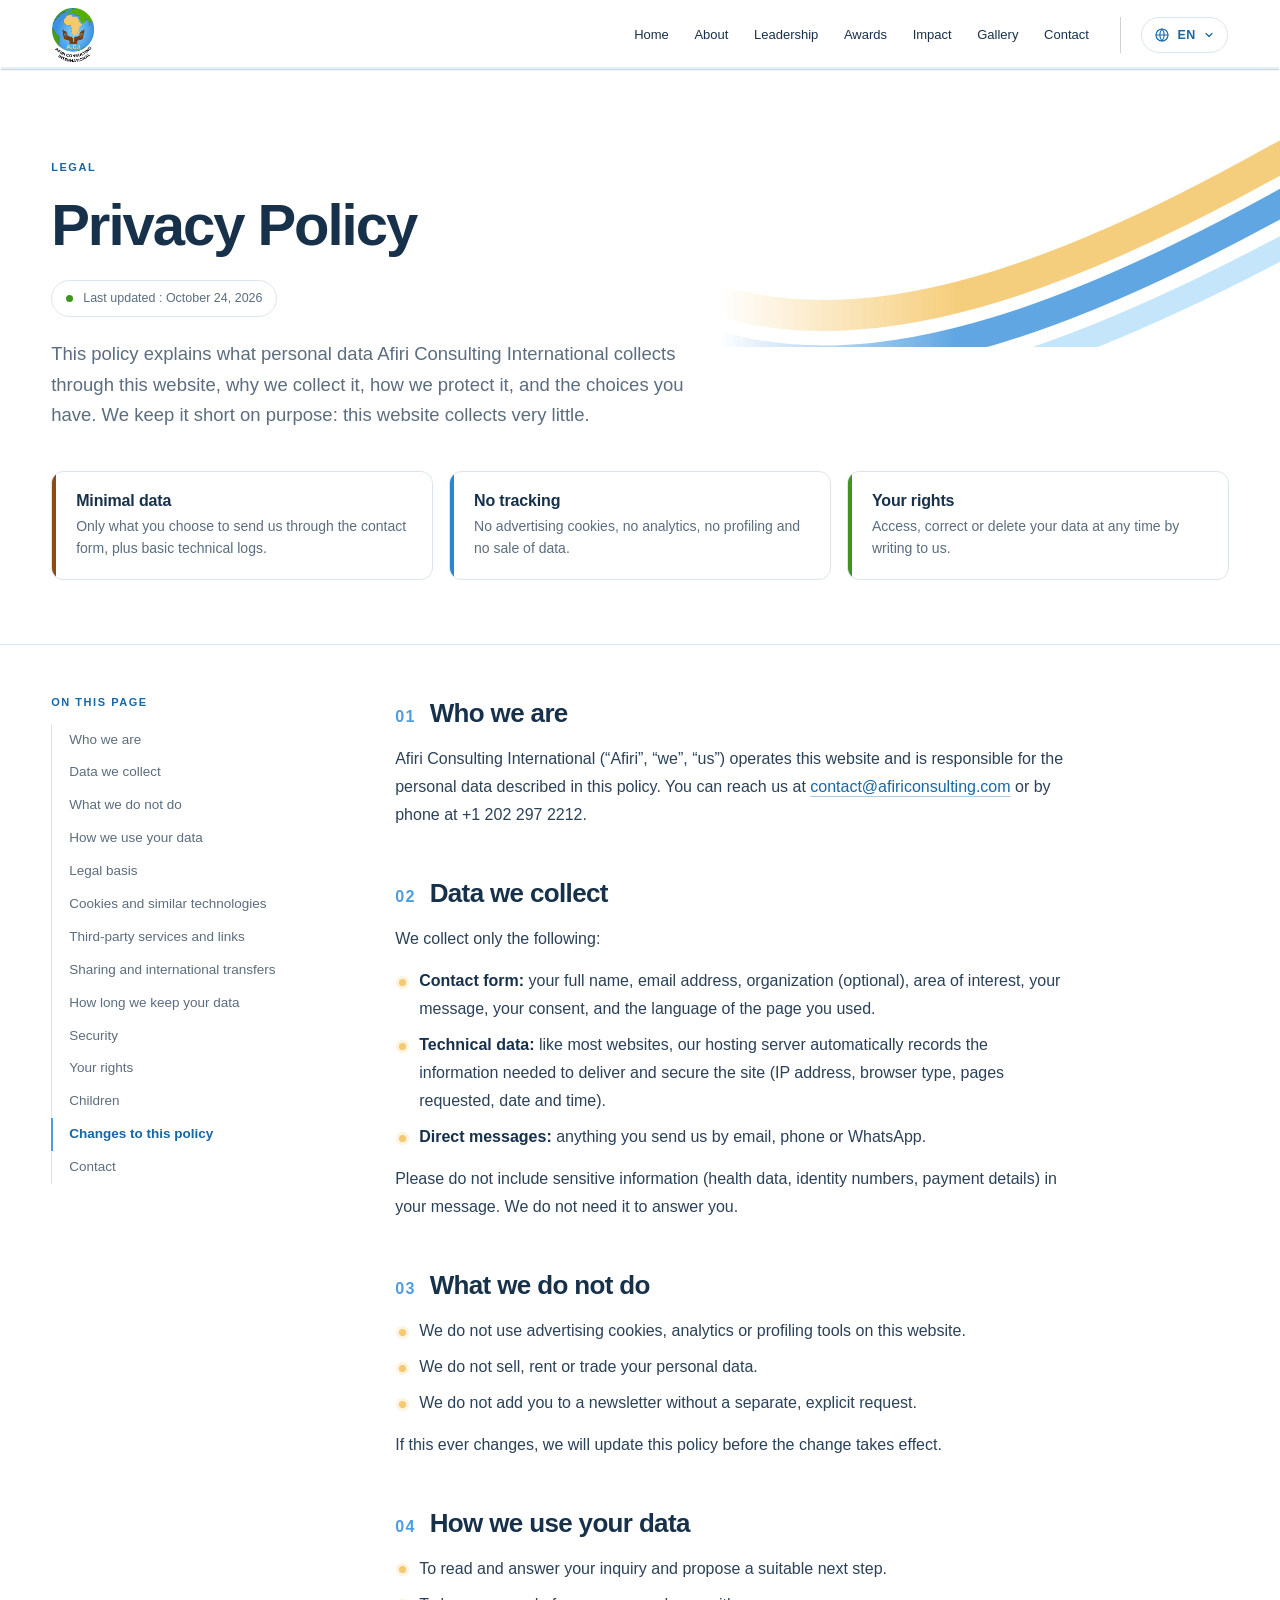
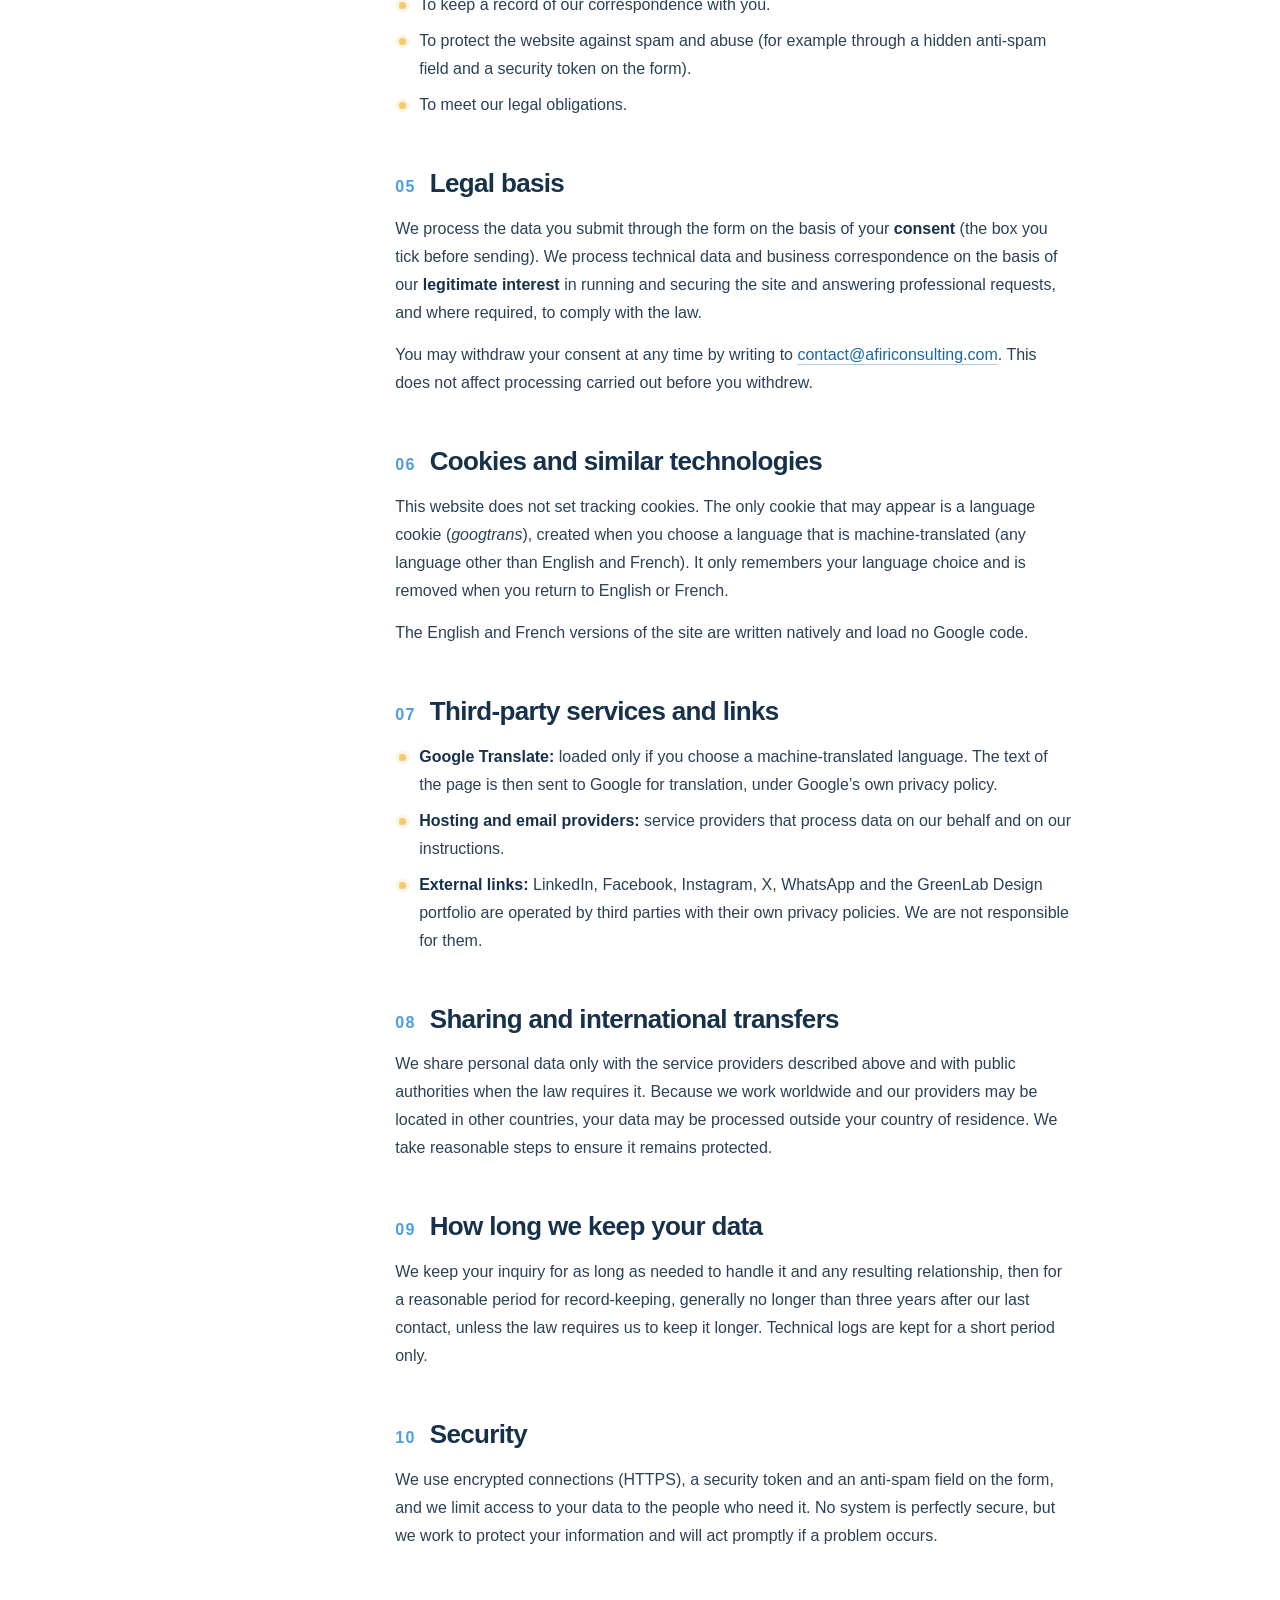
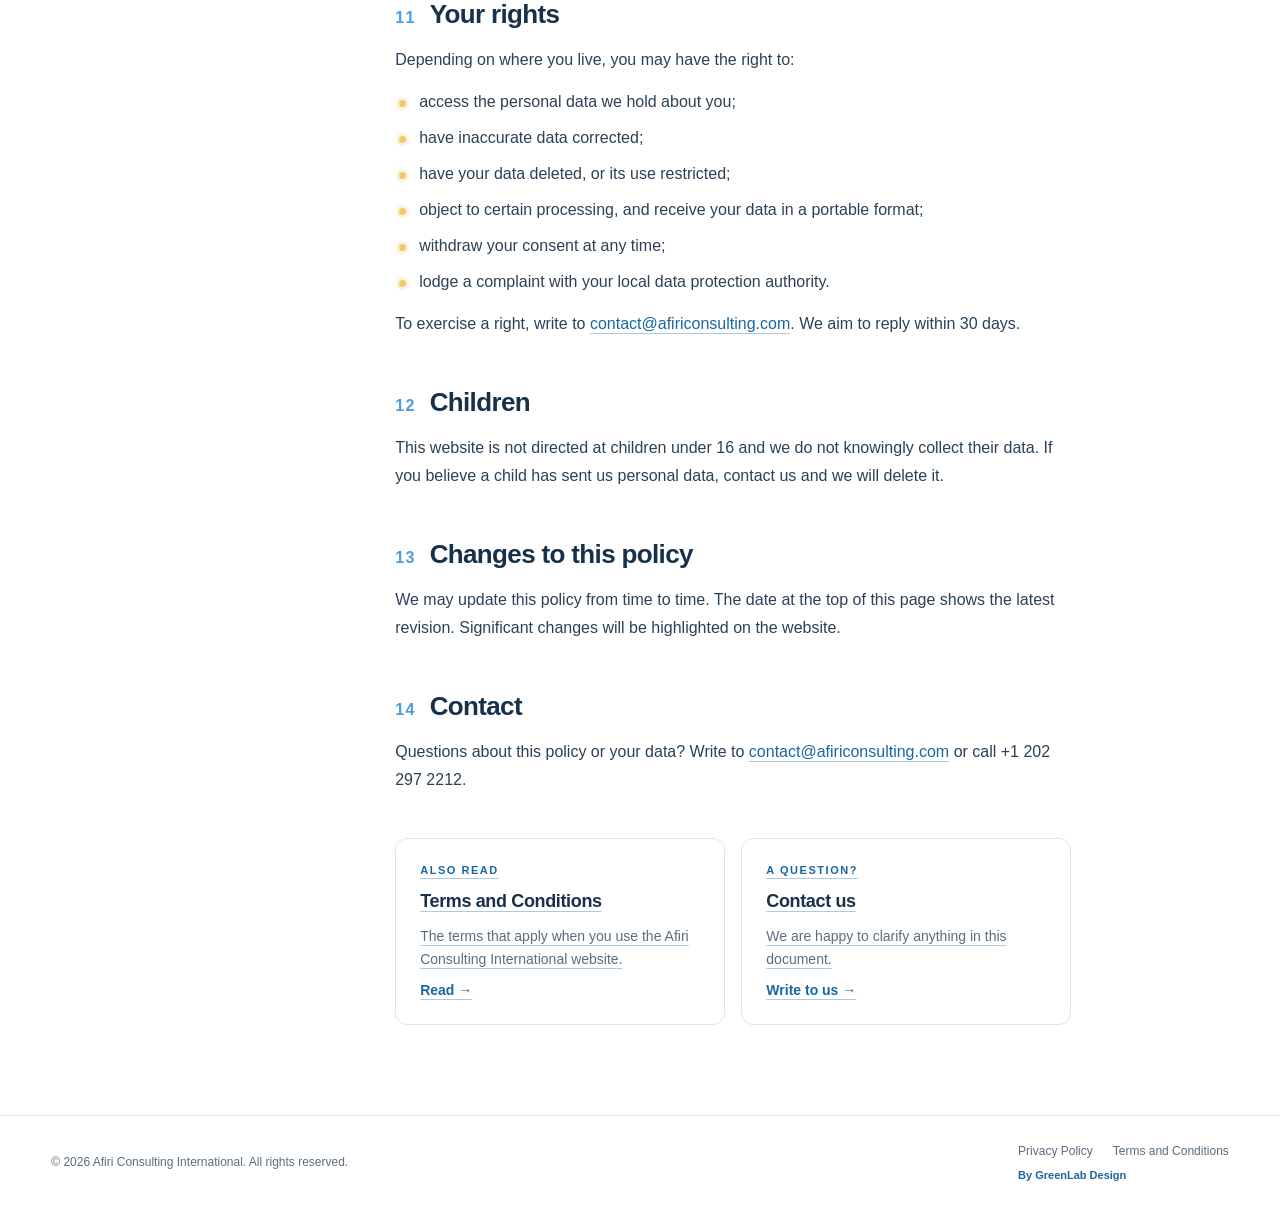
<file: privacy.html>
<!DOCTYPE html>
<html lang="en">
<head>
<meta charset="UTF-8">
<meta name="viewport" content="width=device-width, initial-scale=1, viewport-fit=cover">
<meta name="theme-color" content="#173655">
<title>Privacy Policy | Afiri Consulting International</title>
<meta name="description" content="How Afiri Consulting International collects, uses and protects personal data on its website.">
<link rel="canonical" href="https://afiriconsulting.com/privacy.html">
<link rel="alternate" hreflang="en" href="https://afiriconsulting.com/privacy.html">
<link rel="alternate" hreflang="fr" href="https://afiriconsulting.com/privacy-fr.html">
<meta property="og:type" content="website">
<meta property="og:site_name" content="Afiri Consulting International">
<meta property="og:title" content="Privacy Policy | Afiri Consulting International">
<meta property="og:description" content="How Afiri Consulting International collects, uses and protects personal data on its website.">
<meta property="og:url" content="https://afiriconsulting.com/privacy.html">
<link rel="icon" type="image/png" href="assets/images/brand/afiri-logo-original.png">
<link rel="apple-touch-icon" href="assets/images/brand/afiri-logo-original.png">
<link rel="stylesheet" href="assets/css/style.css?v=2610f">
<link rel="stylesheet" href="assets/css/legal.css?v=2610f">
<script src="assets/js/boot.js?v=2610f"></script>
<script defer src="assets/js/smooth-anchor.js?v=2610f"></script>
<script defer src="assets/js/legal.js?v=2610f"></script>
</head>
<body class="legal-page">
<a class="skip-link" href="#main-content">Skip to main content</a>
<!-- MENU DU HAUT : identique au site principal -->
<div class="header-shell">
<header class="site-header">
  <div class="container header-inner">
    <a class="brand-lockup" href="index.html" aria-label="Afiri Consulting International">
      <img src="assets/images/brand/afiri-logo-original.webp" alt="Afiri Consulting International" width="314" height="399">
    </a>
    <nav class="desktop-nav" aria-label="Primary navigation">
      <a href="index.html#home">Home</a><a href="index.html#about">About</a><a href="index.html#leadership">Leadership</a><a href="index.html#prestige">Awards</a><a href="index.html#impact">Impact</a><a href="index.html#gallery">Gallery</a><a href="index.html#contact">Contact</a>
      <div class="lang-picker notranslate" translate="no" data-lang-picker>
        <button class="lang-btn" type="button" aria-haspopup="true" aria-expanded="false" aria-label="Language" data-lang-btn>
          <svg viewBox="0 0 24 24" width="16" height="16" fill="none" stroke="currentColor" stroke-width="1.7" stroke-linecap="round" stroke-linejoin="round" aria-hidden="true" focusable="false"><circle cx="12" cy="12" r="9"/><path d="M3 12h18M12 3a14 14 0 0 1 0 18M12 3a14 14 0 0 0 0 18"/></svg><span>EN</span><svg class="lang-chev" viewBox="0 0 24 24" width="12" height="12" fill="none" stroke="currentColor" stroke-width="2.4" stroke-linecap="round" stroke-linejoin="round" aria-hidden="true" focusable="false"><path d="m6 9 6 6 6-6"/></svg>
        </button>
        <div class="lang-menu" hidden data-lang-menu aria-label="Language"><a class="lang-item" lang="en" hreflang="en" href="privacy.html" aria-current="true"><span>English</span></a><a class="lang-item" lang="fr" hreflang="fr" href="privacy-fr.html"><span>Français</span></a></div>
      </div>
    </nav>
    <button class="menu-toggle" type="button" aria-expanded="false" aria-controls="mobile-menu" aria-label="Open navigation" data-menu-open>
      <svg width="24" height="24" viewBox="0 0 24 24" fill="none" stroke="currentColor" stroke-width="1.5" aria-hidden="true"><path d="M4 7h16M4 12h16M4 17h16"></path></svg>
    </button>
  </div>
  <div class="scroll-progress" aria-hidden="true"><span data-progress></span></div>
</header>
</div>
<div class="menu-backdrop" hidden data-menu-backdrop></div>
<div class="mobile-menu" id="mobile-menu" role="dialog" aria-modal="true" aria-label="Navigation" hidden data-mobile-menu>
  <div class="mobile-menu__top"><span>Afiri Consulting International</span><button class="icon-button" type="button" aria-label="Close" data-menu-close>×</button></div>
  <nav aria-label="Menu navigation"><a href="index.html#home" data-menu-link>Home</a><a href="index.html#about" data-menu-link>About</a><a href="index.html#leadership" data-menu-link>Leadership</a><a href="index.html#prestige" data-menu-link>Awards</a><a href="index.html#impact" data-menu-link>Impact</a><a href="index.html#gallery" data-menu-link>Gallery</a><a href="index.html#contact" data-menu-link>Contact</a></nav>
  <div class="language-switcher notranslate" translate="no" role="group" aria-label="Change language">
    <span>Language</span>
    <div class="language-switcher__grid"><a class="lang-chip" lang="en" hreflang="en" href="privacy.html" aria-current="true"><span>English</span></a><a class="lang-chip" lang="fr" hreflang="fr" href="privacy-fr.html"><span>Français</span></a></div>
  </div>
  <a class="button button--primary" href="index.html#contact">Book a consultation →</a>
</div>

<main id="main-content">
  <section class="legal-hero" aria-labelledby="legal-title">
    <svg class="legal-hero__waves" viewBox="0 0 600 260" fill="none" aria-hidden="true" focusable="false"><path d="M-20 210 C 150 270, 360 190, 640 20" stroke="#f5c96f" stroke-width="30"/><path d="M-20 252 C 150 312, 360 232, 640 66" stroke="#4e9de0" stroke-width="26"/><path d="M-20 290 C 150 350, 360 270, 640 112" stroke="#bfe3fb" stroke-width="22"/></svg>
    <div class="container">
      <p class="eyebrow">Legal</p>
      <h1 id="legal-title">Privacy Policy</h1>
      <p class="legal-hero__meta"><i aria-hidden="true"></i>Last updated : October 24, 2026</p>
      <p class="legal-hero__lead">This policy explains what personal data Afiri Consulting International collects through this website, why we collect it, how we protect it, and the choices you have. We keep it short on purpose: this website collects very little.</p>
      <div class="legal-glance"><div class="glance glance--brown"><h2>Minimal data</h2><p>Only what you choose to send us through the contact form, plus basic technical logs.</p></div><div class="glance glance--blue"><h2>No tracking</h2><p>No advertising cookies, no analytics, no profiling and no sale of data.</p></div><div class="glance glance--green"><h2>Your rights</h2><p>Access, correct or delete your data at any time by writing to us.</p></div></div>
    </div>
  </section>

  <div class="legal-body">
    <div class="container legal-grid">
      <aside class="legal-toc" aria-label="On this page">
        <p class="legal-toc__title">On this page</p>
        <ol><li><a href="#who">Who we are</a></li><li><a href="#collect">Data we collect</a></li><li><a href="#not">What we do not do</a></li><li><a href="#use">How we use your data</a></li><li><a href="#basis">Legal basis</a></li><li><a href="#cookies">Cookies and similar technologies</a></li><li><a href="#third">Third-party services and links</a></li><li><a href="#sharing">Sharing and international transfers</a></li><li><a href="#retention">How long we keep your data</a></li><li><a href="#security">Security</a></li><li><a href="#rights">Your rights</a></li><li><a href="#children">Children</a></li><li><a href="#changes">Changes to this policy</a></li><li><a href="#contact">Contact</a></li></ol>
      </aside>
      <article class="legal-content">
<section id="who"><h2>Who we are</h2><p>Afiri Consulting International (“Afiri”, “we”, “us”) operates this website and is responsible for the personal data described in this policy. You can reach us at <a href="mailto:contact@afiriconsulting.com">contact@afiriconsulting.com</a> or by phone at +1 202 297 2212.</p></section>
<section id="collect"><h2>Data we collect</h2><p>We collect only the following:</p><ul><li><strong>Contact form:</strong> your full name, email address, organization (optional), area of interest, your message, your consent, and the language of the page you used.</li><li><strong>Technical data:</strong> like most websites, our hosting server automatically records the information needed to deliver and secure the site (IP address, browser type, pages requested, date and time).</li><li><strong>Direct messages:</strong> anything you send us by email, phone or WhatsApp.</li></ul><p>Please do not include sensitive information (health data, identity numbers, payment details) in your message. We do not need it to answer you.</p></section>
<section id="not"><h2>What we do not do</h2><ul><li>We do not use advertising cookies, analytics or profiling tools on this website.</li><li>We do not sell, rent or trade your personal data.</li><li>We do not add you to a newsletter without a separate, explicit request.</li></ul><p>If this ever changes, we will update this policy before the change takes effect.</p></section>
<section id="use"><h2>How we use your data</h2><ul><li>To read and answer your inquiry and propose a suitable next step.</li><li>To keep a record of our correspondence with you.</li><li>To protect the website against spam and abuse (for example through a hidden anti-spam field and a security token on the form).</li><li>To meet our legal obligations.</li></ul></section>
<section id="basis"><h2>Legal basis</h2><p>We process the data you submit through the form on the basis of your <strong>consent</strong> (the box you tick before sending). We process technical data and business correspondence on the basis of our <strong>legitimate interest</strong> in running and securing the site and answering professional requests, and where required, to comply with the law.</p><p>You may withdraw your consent at any time by writing to <a href="mailto:contact@afiriconsulting.com">contact@afiriconsulting.com</a>. This does not affect processing carried out before you withdrew.</p></section>
<section id="cookies"><h2>Cookies and similar technologies</h2><p>This website does not set tracking cookies. The only cookie that may appear is a language cookie (<em>googtrans</em>), created when you choose a language that is machine-translated (any language other than English and French). It only remembers your language choice and is removed when you return to English or French.</p><p>The English and French versions of the site are written natively and load no Google code.</p></section>
<section id="third"><h2>Third-party services and links</h2><ul><li><strong>Google Translate:</strong> loaded only if you choose a machine-translated language. The text of the page is then sent to Google for translation, under Google’s own privacy policy.</li><li><strong>Hosting and email providers:</strong> service providers that process data on our behalf and on our instructions.</li><li><strong>External links:</strong> LinkedIn, Facebook, Instagram, X, WhatsApp and the GreenLab Design portfolio are operated by third parties with their own privacy policies. We are not responsible for them.</li></ul></section>
<section id="sharing"><h2>Sharing and international transfers</h2><p>We share personal data only with the service providers described above and with public authorities when the law requires it. Because we work worldwide and our providers may be located in other countries, your data may be processed outside your country of residence. We take reasonable steps to ensure it remains protected.</p></section>
<section id="retention"><h2>How long we keep your data</h2><p>We keep your inquiry for as long as needed to handle it and any resulting relationship, then for a reasonable period for record-keeping, generally no longer than three years after our last contact, unless the law requires us to keep it longer. Technical logs are kept for a short period only.</p></section>
<section id="security"><h2>Security</h2><p>We use encrypted connections (HTTPS), a security token and an anti-spam field on the form, and we limit access to your data to the people who need it. No system is perfectly secure, but we work to protect your information and will act promptly if a problem occurs.</p></section>
<section id="rights"><h2>Your rights</h2><p>Depending on where you live, you may have the right to:</p><ul><li>access the personal data we hold about you;</li><li>have inaccurate data corrected;</li><li>have your data deleted, or its use restricted;</li><li>object to certain processing, and receive your data in a portable format;</li><li>withdraw your consent at any time;</li><li>lodge a complaint with your local data protection authority.</li></ul><p>To exercise a right, write to <a href="mailto:contact@afiriconsulting.com">contact@afiriconsulting.com</a>. We aim to reply within 30 days.</p></section>
<section id="children"><h2>Children</h2><p>This website is not directed at children under 16 and we do not knowingly collect their data. If you believe a child has sent us personal data, contact us and we will delete it.</p></section>
<section id="changes"><h2>Changes to this policy</h2><p>We may update this policy from time to time. The date at the top of this page shows the latest revision. Significant changes will be highlighted on the website.</p></section>
<section id="contact"><h2>Contact</h2><p>Questions about this policy or your data? Write to <a href="mailto:contact@afiriconsulting.com">contact@afiriconsulting.com</a> or call +1 202 297 2212.</p></section>

        <div class="legal-more">
          <a class="more-card" href="terms.html"><small>Also read</small><strong>Terms and Conditions</strong><span>The terms that apply when you use the Afiri Consulting International website.</span><em>Read →</em></a>
          <a class="more-card" href="index.html#contact"><small>A question?</small><strong>Contact us</strong><span>We are happy to clarify anything in this document.</span><em>Write to us →</em></a>
        </div>
      </article>
    </div>
  </div>
</main>

<footer class="site-footer">
  <div class="container footer-main">
    <p class="footer-copyright">© <span data-year>2026</span> Afiri Consulting International. All rights reserved.</p>
    <div class="footer-meta">
      <nav aria-label="Legal information"><a href="privacy.html" aria-current="page">Privacy Policy</a><a href="terms.html">Terms and Conditions</a></nav>
      <p class="footer-credit"><a href="https://www.greenlabdesign.tech" target="_blank" rel="noreferrer noopener">By <span>GreenLab Design</span></a></p>
    </div>
  </div>
</footer>
</body>
</html>
</file>
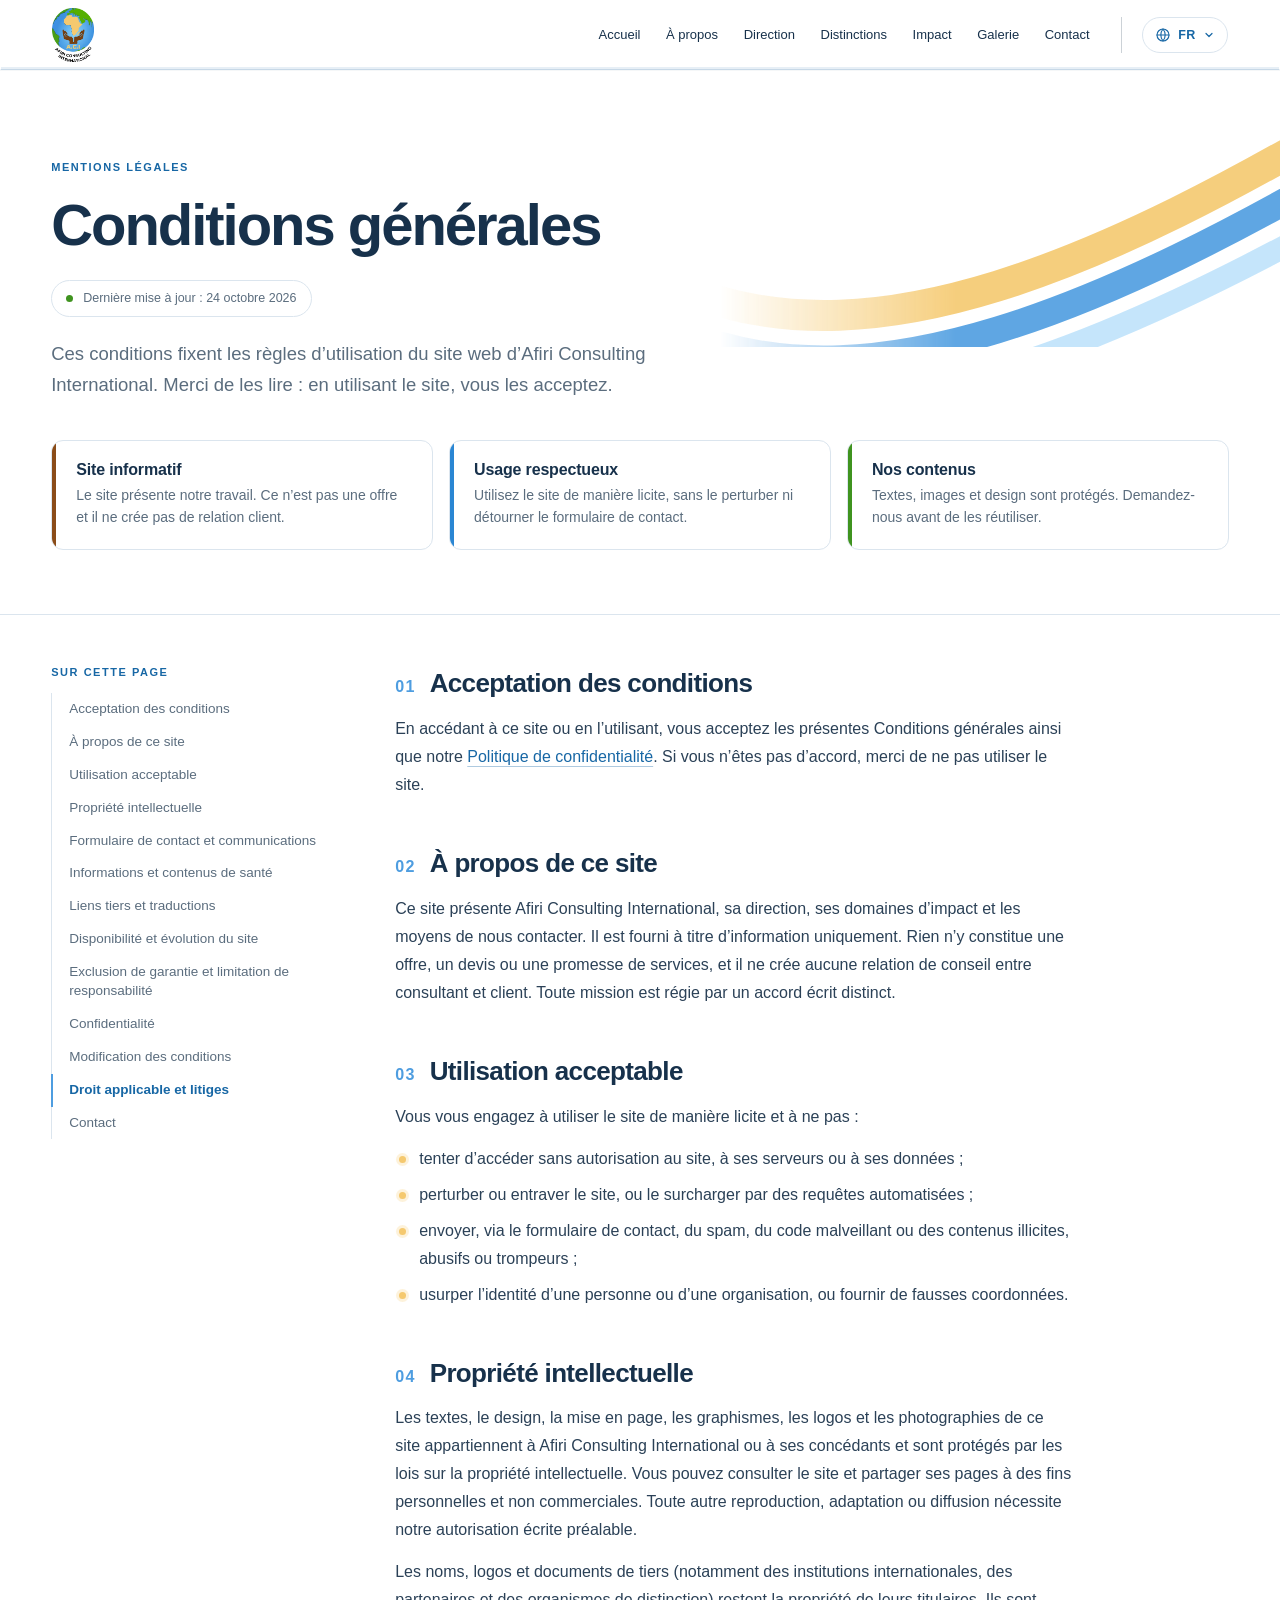
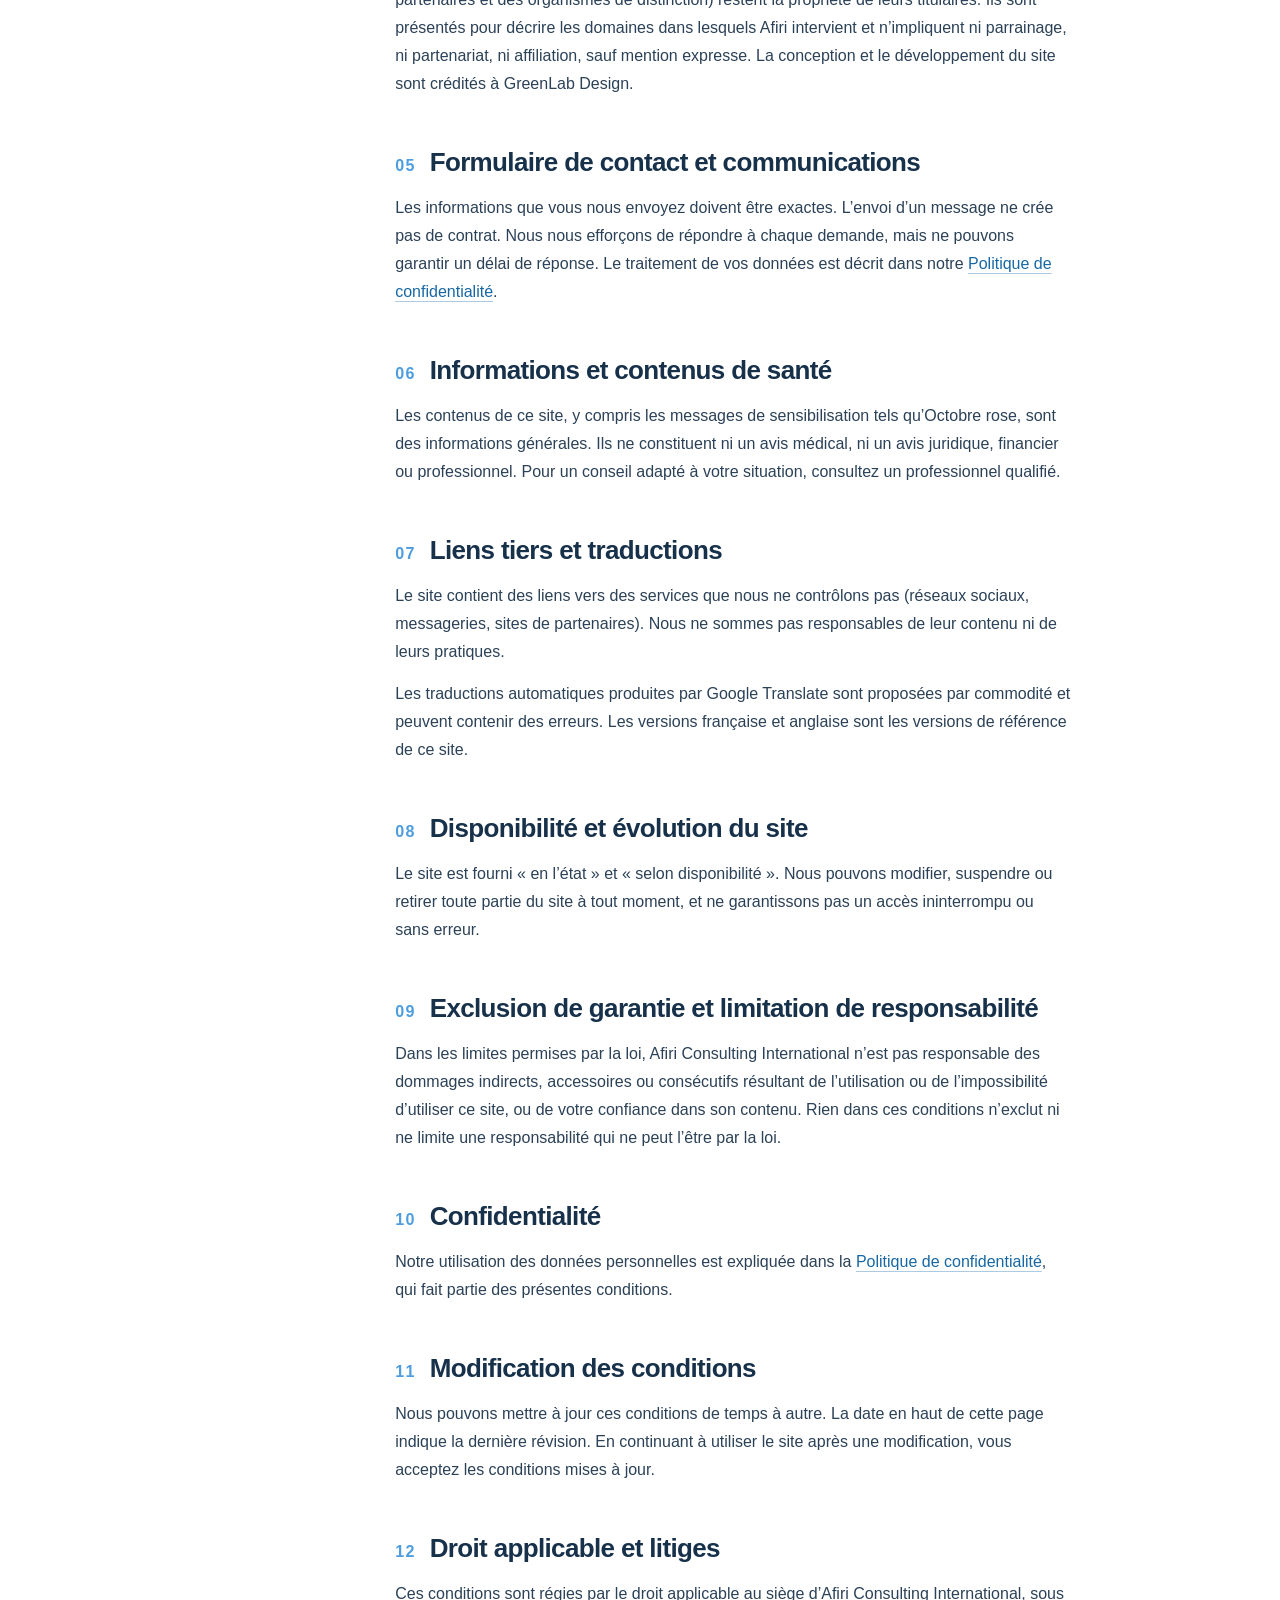
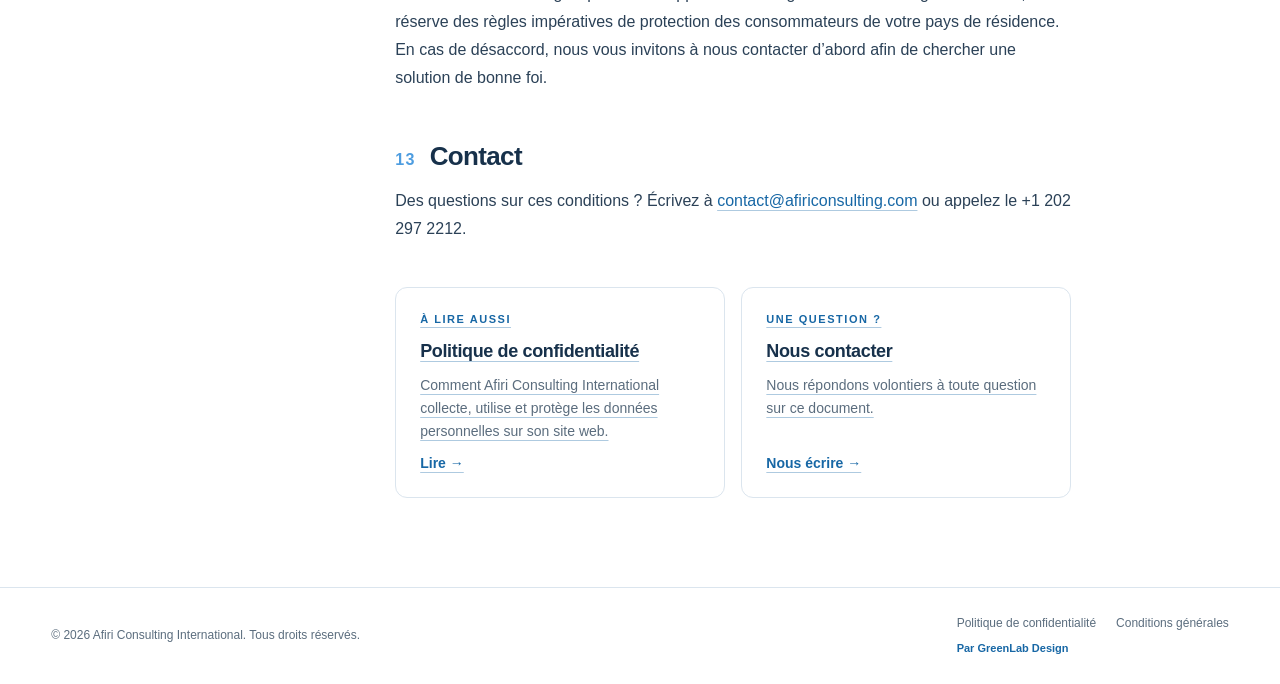
<file: terms-fr.html>
<!DOCTYPE html>
<html lang="fr">
<head>
<meta charset="UTF-8">
<meta name="viewport" content="width=device-width, initial-scale=1, viewport-fit=cover">
<meta name="theme-color" content="#173655">
<title>Conditions générales | Afiri Consulting International</title>
<meta name="description" content="Les conditions applicables lors de l’utilisation du site web d’Afiri Consulting International.">
<link rel="canonical" href="https://afiriconsulting.com/terms-fr.html">
<link rel="alternate" hreflang="en" href="https://afiriconsulting.com/terms.html">
<link rel="alternate" hreflang="fr" href="https://afiriconsulting.com/terms-fr.html">
<meta property="og:type" content="website">
<meta property="og:site_name" content="Afiri Consulting International">
<meta property="og:title" content="Conditions générales | Afiri Consulting International">
<meta property="og:description" content="Les conditions applicables lors de l’utilisation du site web d’Afiri Consulting International.">
<meta property="og:url" content="https://afiriconsulting.com/terms-fr.html">
<link rel="icon" type="image/png" href="assets/images/brand/afiri-logo-original.png">
<link rel="apple-touch-icon" href="assets/images/brand/afiri-logo-original.png">
<link rel="stylesheet" href="assets/css/style.css?v=2610f">
<link rel="stylesheet" href="assets/css/legal.css?v=2610f">
<script src="assets/js/boot.js?v=2610f"></script>
<script defer src="assets/js/smooth-anchor.js?v=2610f"></script>
<script defer src="assets/js/legal.js?v=2610f"></script>
</head>
<body class="legal-page">
<a class="skip-link" href="#main-content">Aller au contenu principal</a>
<!-- MENU DU HAUT : identique au site principal -->
<div class="header-shell">
<header class="site-header">
  <div class="container header-inner">
    <a class="brand-lockup" href="fr.html" aria-label="Afiri Consulting International">
      <img src="assets/images/brand/afiri-logo-original.webp" alt="Afiri Consulting International" width="314" height="399">
    </a>
    <nav class="desktop-nav" aria-label="Navigation principale">
      <a href="fr.html#home">Accueil</a><a href="fr.html#about">À propos</a><a href="fr.html#leadership">Direction</a><a href="fr.html#prestige">Distinctions</a><a href="fr.html#impact">Impact</a><a href="fr.html#gallery">Galerie</a><a href="fr.html#contact">Contact</a>
      <div class="lang-picker notranslate" translate="no" data-lang-picker>
        <button class="lang-btn" type="button" aria-haspopup="true" aria-expanded="false" aria-label="Langue" data-lang-btn>
          <svg viewBox="0 0 24 24" width="16" height="16" fill="none" stroke="currentColor" stroke-width="1.7" stroke-linecap="round" stroke-linejoin="round" aria-hidden="true" focusable="false"><circle cx="12" cy="12" r="9"/><path d="M3 12h18M12 3a14 14 0 0 1 0 18M12 3a14 14 0 0 0 0 18"/></svg><span>FR</span><svg class="lang-chev" viewBox="0 0 24 24" width="12" height="12" fill="none" stroke="currentColor" stroke-width="2.4" stroke-linecap="round" stroke-linejoin="round" aria-hidden="true" focusable="false"><path d="m6 9 6 6 6-6"/></svg>
        </button>
        <div class="lang-menu" hidden data-lang-menu aria-label="Langue"><a class="lang-item" lang="en" hreflang="en" href="terms.html"><span>English</span></a><a class="lang-item" lang="fr" hreflang="fr" href="terms-fr.html" aria-current="true"><span>Français</span></a></div>
      </div>
    </nav>
    <button class="menu-toggle" type="button" aria-expanded="false" aria-controls="mobile-menu" aria-label="Ouvrir la navigation" data-menu-open>
      <svg width="24" height="24" viewBox="0 0 24 24" fill="none" stroke="currentColor" stroke-width="1.5" aria-hidden="true"><path d="M4 7h16M4 12h16M4 17h16"></path></svg>
    </button>
  </div>
  <div class="scroll-progress" aria-hidden="true"><span data-progress></span></div>
</header>
</div>
<div class="menu-backdrop" hidden data-menu-backdrop></div>
<div class="mobile-menu" id="mobile-menu" role="dialog" aria-modal="true" aria-label="Navigation" hidden data-mobile-menu>
  <div class="mobile-menu__top"><span>Afiri Consulting International</span><button class="icon-button" type="button" aria-label="Fermer" data-menu-close>×</button></div>
  <nav aria-label="Menu de navigation"><a href="fr.html#home" data-menu-link>Accueil</a><a href="fr.html#about" data-menu-link>À propos</a><a href="fr.html#leadership" data-menu-link>Direction</a><a href="fr.html#prestige" data-menu-link>Distinctions</a><a href="fr.html#impact" data-menu-link>Impact</a><a href="fr.html#gallery" data-menu-link>Galerie</a><a href="fr.html#contact" data-menu-link>Contact</a></nav>
  <div class="language-switcher notranslate" translate="no" role="group" aria-label="Changer de langue">
    <span>Langue</span>
    <div class="language-switcher__grid"><a class="lang-chip" lang="en" hreflang="en" href="terms.html"><span>English</span></a><a class="lang-chip" lang="fr" hreflang="fr" href="terms-fr.html" aria-current="true"><span>Français</span></a></div>
  </div>
  <a class="button button--primary" href="fr.html#contact">Réserver une consultation →</a>
</div>

<main id="main-content">
  <section class="legal-hero" aria-labelledby="legal-title">
    <svg class="legal-hero__waves" viewBox="0 0 600 260" fill="none" aria-hidden="true" focusable="false"><path d="M-20 210 C 150 270, 360 190, 640 20" stroke="#f5c96f" stroke-width="30"/><path d="M-20 252 C 150 312, 360 232, 640 66" stroke="#4e9de0" stroke-width="26"/><path d="M-20 290 C 150 350, 360 270, 640 112" stroke="#bfe3fb" stroke-width="22"/></svg>
    <div class="container">
      <p class="eyebrow">Mentions légales</p>
      <h1 id="legal-title">Conditions générales</h1>
      <p class="legal-hero__meta"><i aria-hidden="true"></i>Dernière mise à jour : 24 octobre 2026</p>
      <p class="legal-hero__lead">Ces conditions fixent les règles d’utilisation du site web d’Afiri Consulting International. Merci de les lire : en utilisant le site, vous les acceptez.</p>
      <div class="legal-glance"><div class="glance glance--brown"><h2>Site informatif</h2><p>Le site présente notre travail. Ce n’est pas une offre et il ne crée pas de relation client.</p></div><div class="glance glance--blue"><h2>Usage respectueux</h2><p>Utilisez le site de manière licite, sans le perturber ni détourner le formulaire de contact.</p></div><div class="glance glance--green"><h2>Nos contenus</h2><p>Textes, images et design sont protégés. Demandez-nous avant de les réutiliser.</p></div></div>
    </div>
  </section>

  <div class="legal-body">
    <div class="container legal-grid">
      <aside class="legal-toc" aria-label="Sur cette page">
        <p class="legal-toc__title">Sur cette page</p>
        <ol><li><a href="#accept">Acceptation des conditions</a></li><li><a href="#about">À propos de ce site</a></li><li><a href="#use">Utilisation acceptable</a></li><li><a href="#ip">Propriété intellectuelle</a></li><li><a href="#form">Formulaire de contact et communications</a></li><li><a href="#info">Informations et contenus de santé</a></li><li><a href="#links">Liens tiers et traductions</a></li><li><a href="#availability">Disponibilité et évolution du site</a></li><li><a href="#liability">Exclusion de garantie et limitation de responsabilité</a></li><li><a href="#privacy">Confidentialité</a></li><li><a href="#changes">Modification des conditions</a></li><li><a href="#law">Droit applicable et litiges</a></li><li><a href="#contact">Contact</a></li></ol>
      </aside>
      <article class="legal-content">
<section id="accept"><h2>Acceptation des conditions</h2><p>En accédant à ce site ou en l’utilisant, vous acceptez les présentes Conditions générales ainsi que notre <a href="privacy-fr.html">Politique de confidentialité</a>. Si vous n’êtes pas d’accord, merci de ne pas utiliser le site.</p></section>
<section id="about"><h2>À propos de ce site</h2><p>Ce site présente Afiri Consulting International, sa direction, ses domaines d’impact et les moyens de nous contacter. Il est fourni à titre d’information uniquement. Rien n’y constitue une offre, un devis ou une promesse de services, et il ne crée aucune relation de conseil entre consultant et client. Toute mission est régie par un accord écrit distinct.</p></section>
<section id="use"><h2>Utilisation acceptable</h2><p>Vous vous engagez à utiliser le site de manière licite et à ne pas :</p><ul><li>tenter d’accéder sans autorisation au site, à ses serveurs ou à ses données ;</li><li>perturber ou entraver le site, ou le surcharger par des requêtes automatisées ;</li><li>envoyer, via le formulaire de contact, du spam, du code malveillant ou des contenus illicites, abusifs ou trompeurs ;</li><li>usurper l’identité d’une personne ou d’une organisation, ou fournir de fausses coordonnées.</li></ul></section>
<section id="ip"><h2>Propriété intellectuelle</h2><p>Les textes, le design, la mise en page, les graphismes, les logos et les photographies de ce site appartiennent à Afiri Consulting International ou à ses concédants et sont protégés par les lois sur la propriété intellectuelle. Vous pouvez consulter le site et partager ses pages à des fins personnelles et non commerciales. Toute autre reproduction, adaptation ou diffusion nécessite notre autorisation écrite préalable.</p><p>Les noms, logos et documents de tiers (notamment des institutions internationales, des partenaires et des organismes de distinction) restent la propriété de leurs titulaires. Ils sont présentés pour décrire les domaines dans lesquels Afiri intervient et n’impliquent ni parrainage, ni partenariat, ni affiliation, sauf mention expresse. La conception et le développement du site sont crédités à GreenLab Design.</p></section>
<section id="form"><h2>Formulaire de contact et communications</h2><p>Les informations que vous nous envoyez doivent être exactes. L’envoi d’un message ne crée pas de contrat. Nous nous efforçons de répondre à chaque demande, mais ne pouvons garantir un délai de réponse. Le traitement de vos données est décrit dans notre <a href="privacy-fr.html">Politique de confidentialité</a>.</p></section>
<section id="info"><h2>Informations et contenus de santé</h2><p>Les contenus de ce site, y compris les messages de sensibilisation tels qu’Octobre rose, sont des informations générales. Ils ne constituent ni un avis médical, ni un avis juridique, financier ou professionnel. Pour un conseil adapté à votre situation, consultez un professionnel qualifié.</p></section>
<section id="links"><h2>Liens tiers et traductions</h2><p>Le site contient des liens vers des services que nous ne contrôlons pas (réseaux sociaux, messageries, sites de partenaires). Nous ne sommes pas responsables de leur contenu ni de leurs pratiques.</p><p>Les traductions automatiques produites par Google Translate sont proposées par commodité et peuvent contenir des erreurs. Les versions française et anglaise sont les versions de référence de ce site.</p></section>
<section id="availability"><h2>Disponibilité et évolution du site</h2><p>Le site est fourni « en l’état » et « selon disponibilité ». Nous pouvons modifier, suspendre ou retirer toute partie du site à tout moment, et ne garantissons pas un accès ininterrompu ou sans erreur.</p></section>
<section id="liability"><h2>Exclusion de garantie et limitation de responsabilité</h2><p>Dans les limites permises par la loi, Afiri Consulting International n’est pas responsable des dommages indirects, accessoires ou consécutifs résultant de l’utilisation ou de l’impossibilité d’utiliser ce site, ou de votre confiance dans son contenu. Rien dans ces conditions n’exclut ni ne limite une responsabilité qui ne peut l’être par la loi.</p></section>
<section id="privacy"><h2>Confidentialité</h2><p>Notre utilisation des données personnelles est expliquée dans la <a href="privacy-fr.html">Politique de confidentialité</a>, qui fait partie des présentes conditions.</p></section>
<section id="changes"><h2>Modification des conditions</h2><p>Nous pouvons mettre à jour ces conditions de temps à autre. La date en haut de cette page indique la dernière révision. En continuant à utiliser le site après une modification, vous acceptez les conditions mises à jour.</p></section>
<section id="law"><h2>Droit applicable et litiges</h2><p>Ces conditions sont régies par le droit applicable au siège d’Afiri Consulting International, sous réserve des règles impératives de protection des consommateurs de votre pays de résidence. En cas de désaccord, nous vous invitons à nous contacter d’abord afin de chercher une solution de bonne foi.</p></section>
<section id="contact"><h2>Contact</h2><p>Des questions sur ces conditions ? Écrivez à <a href="mailto:contact@afiriconsulting.com">contact@afiriconsulting.com</a> ou appelez le +1 202 297 2212.</p></section>

        <div class="legal-more">
          <a class="more-card" href="privacy-fr.html"><small>À lire aussi</small><strong>Politique de confidentialité</strong><span>Comment Afiri Consulting International collecte, utilise et protège les données personnelles sur son site web.</span><em>Lire →</em></a>
          <a class="more-card" href="fr.html#contact"><small>Une question ?</small><strong>Nous contacter</strong><span>Nous répondons volontiers à toute question sur ce document.</span><em>Nous écrire →</em></a>
        </div>
      </article>
    </div>
  </div>
</main>

<footer class="site-footer">
  <div class="container footer-main">
    <p class="footer-copyright">© <span data-year>2026</span> Afiri Consulting International. Tous droits réservés.</p>
    <div class="footer-meta">
      <nav aria-label="Informations légales"><a href="privacy-fr.html">Politique de confidentialité</a><a href="terms-fr.html" aria-current="page">Conditions générales</a></nav>
      <p class="footer-credit"><a href="https://www.greenlabdesign.tech" target="_blank" rel="noreferrer noopener">Par <span>GreenLab Design</span></a></p>
    </div>
  </div>
</footer>
</body>
</html>
</file>
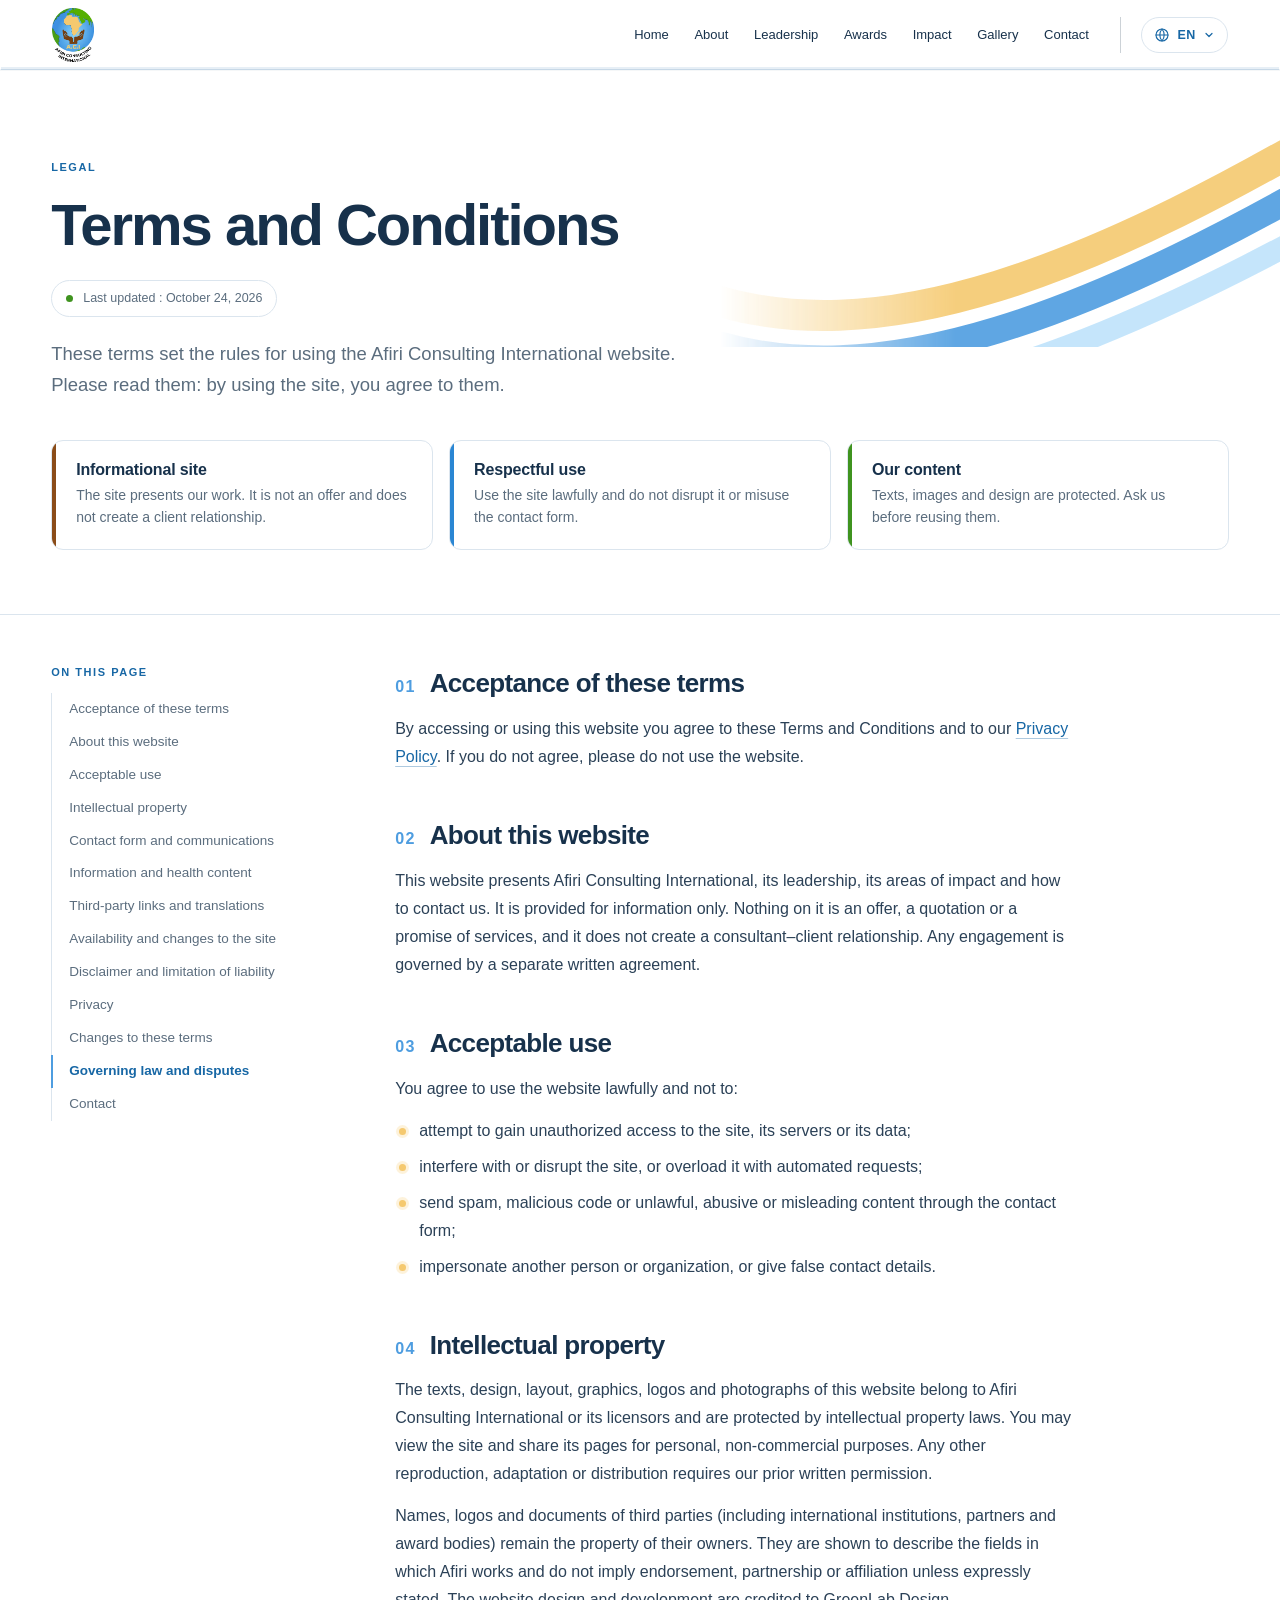
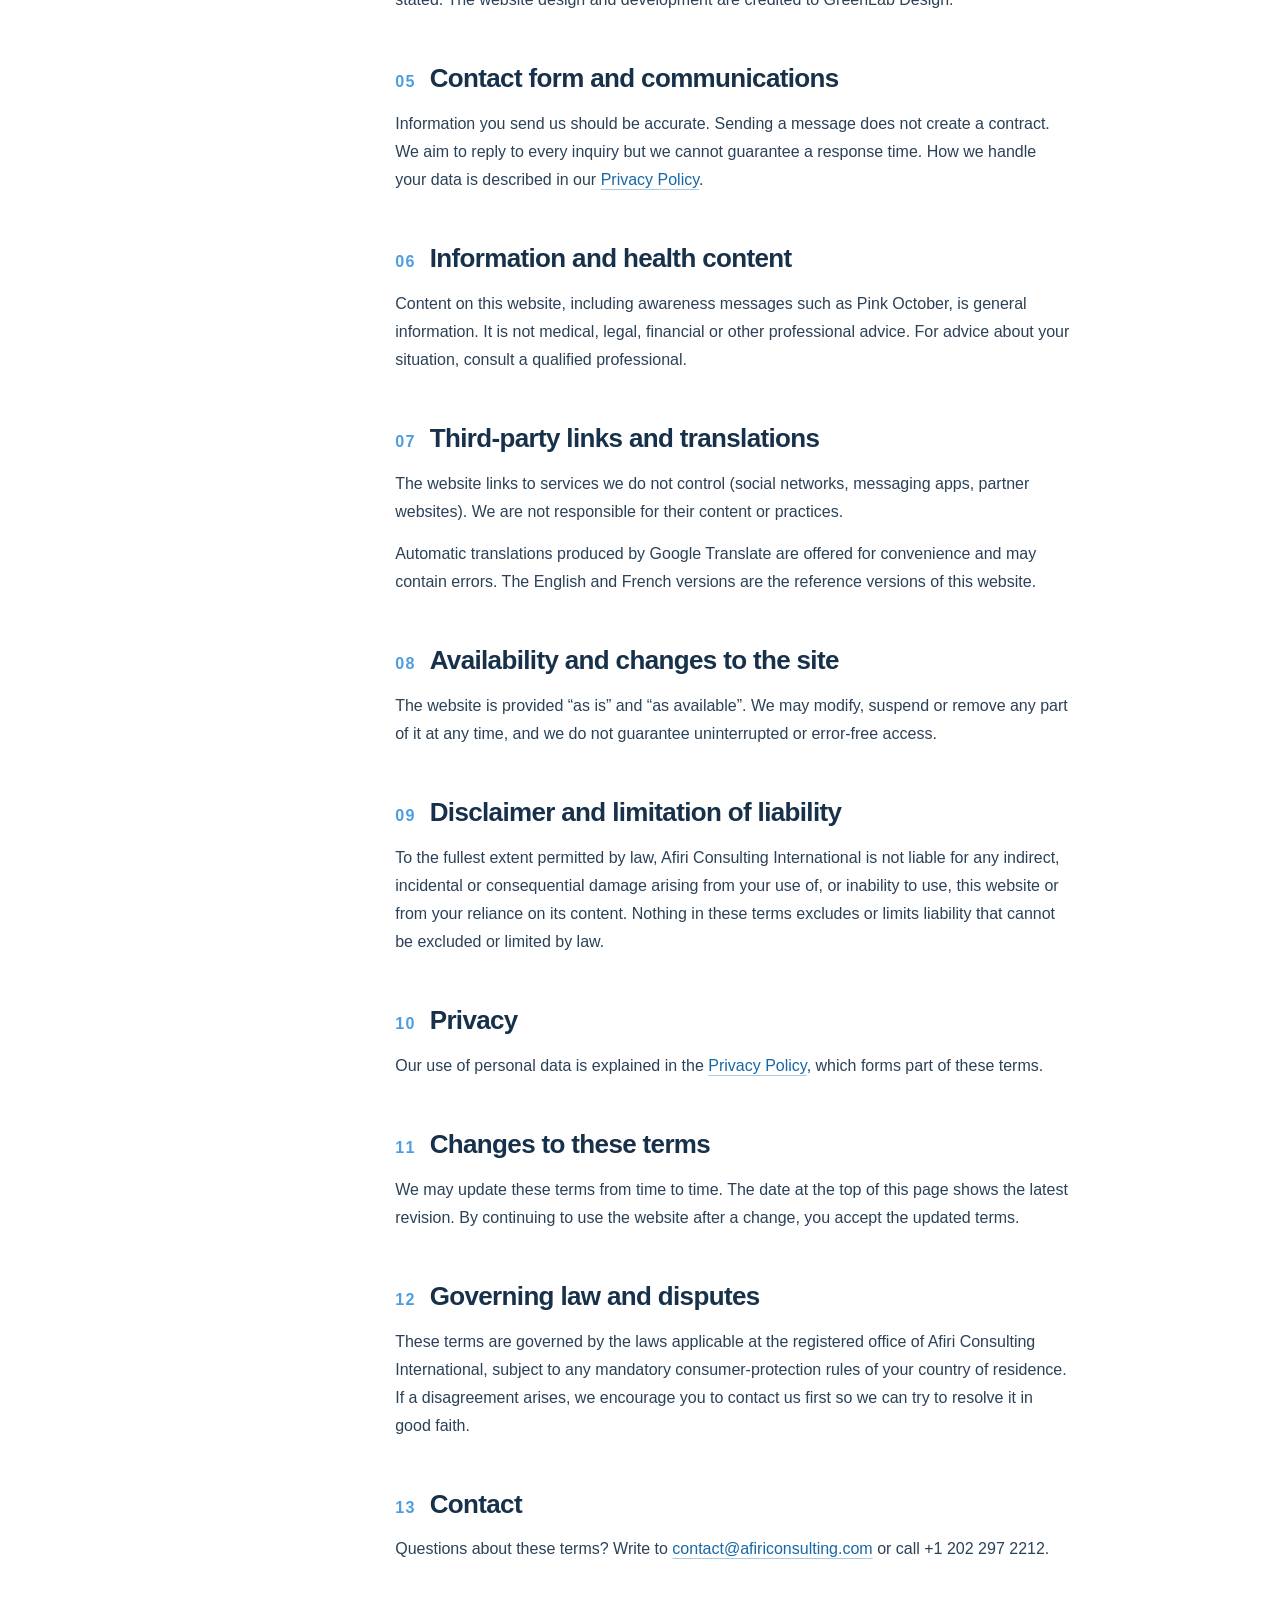
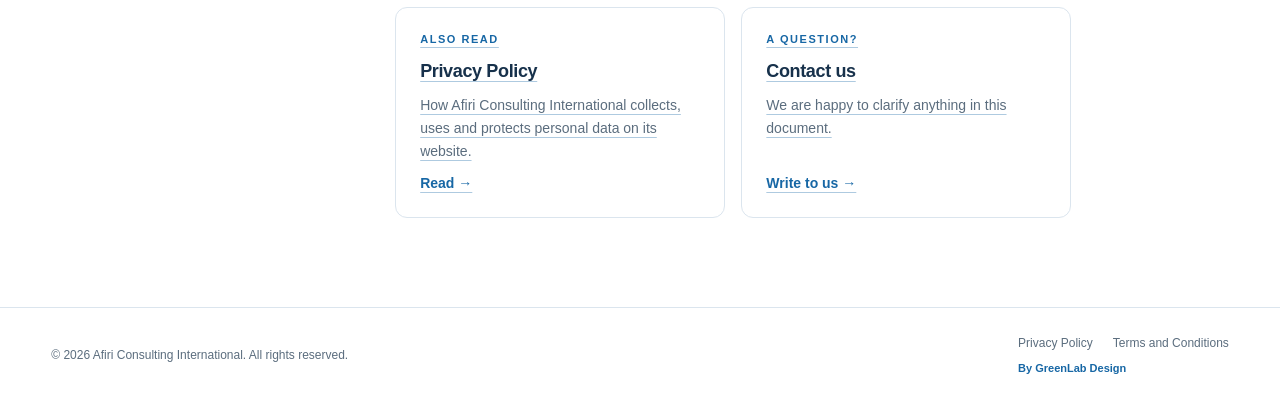
<file: terms.html>
<!DOCTYPE html>
<html lang="en">
<head>
<meta charset="UTF-8">
<meta name="viewport" content="width=device-width, initial-scale=1, viewport-fit=cover">
<meta name="theme-color" content="#173655">
<title>Terms and Conditions | Afiri Consulting International</title>
<meta name="description" content="The terms that apply when you use the Afiri Consulting International website.">
<link rel="canonical" href="https://afiriconsulting.com/terms.html">
<link rel="alternate" hreflang="en" href="https://afiriconsulting.com/terms.html">
<link rel="alternate" hreflang="fr" href="https://afiriconsulting.com/terms-fr.html">
<meta property="og:type" content="website">
<meta property="og:site_name" content="Afiri Consulting International">
<meta property="og:title" content="Terms and Conditions | Afiri Consulting International">
<meta property="og:description" content="The terms that apply when you use the Afiri Consulting International website.">
<meta property="og:url" content="https://afiriconsulting.com/terms.html">
<link rel="icon" type="image/png" href="assets/images/brand/afiri-logo-original.png">
<link rel="apple-touch-icon" href="assets/images/brand/afiri-logo-original.png">
<link rel="stylesheet" href="assets/css/style.css?v=2610f">
<link rel="stylesheet" href="assets/css/legal.css?v=2610f">
<script src="assets/js/boot.js?v=2610f"></script>
<script defer src="assets/js/smooth-anchor.js?v=2610f"></script>
<script defer src="assets/js/legal.js?v=2610f"></script>
</head>
<body class="legal-page">
<a class="skip-link" href="#main-content">Skip to main content</a>
<!-- MENU DU HAUT : identique au site principal -->
<div class="header-shell">
<header class="site-header">
  <div class="container header-inner">
    <a class="brand-lockup" href="index.html" aria-label="Afiri Consulting International">
      <img src="assets/images/brand/afiri-logo-original.webp" alt="Afiri Consulting International" width="314" height="399">
    </a>
    <nav class="desktop-nav" aria-label="Primary navigation">
      <a href="index.html#home">Home</a><a href="index.html#about">About</a><a href="index.html#leadership">Leadership</a><a href="index.html#prestige">Awards</a><a href="index.html#impact">Impact</a><a href="index.html#gallery">Gallery</a><a href="index.html#contact">Contact</a>
      <div class="lang-picker notranslate" translate="no" data-lang-picker>
        <button class="lang-btn" type="button" aria-haspopup="true" aria-expanded="false" aria-label="Language" data-lang-btn>
          <svg viewBox="0 0 24 24" width="16" height="16" fill="none" stroke="currentColor" stroke-width="1.7" stroke-linecap="round" stroke-linejoin="round" aria-hidden="true" focusable="false"><circle cx="12" cy="12" r="9"/><path d="M3 12h18M12 3a14 14 0 0 1 0 18M12 3a14 14 0 0 0 0 18"/></svg><span>EN</span><svg class="lang-chev" viewBox="0 0 24 24" width="12" height="12" fill="none" stroke="currentColor" stroke-width="2.4" stroke-linecap="round" stroke-linejoin="round" aria-hidden="true" focusable="false"><path d="m6 9 6 6 6-6"/></svg>
        </button>
        <div class="lang-menu" hidden data-lang-menu aria-label="Language"><a class="lang-item" lang="en" hreflang="en" href="terms.html" aria-current="true"><span>English</span></a><a class="lang-item" lang="fr" hreflang="fr" href="terms-fr.html"><span>Français</span></a></div>
      </div>
    </nav>
    <button class="menu-toggle" type="button" aria-expanded="false" aria-controls="mobile-menu" aria-label="Open navigation" data-menu-open>
      <svg width="24" height="24" viewBox="0 0 24 24" fill="none" stroke="currentColor" stroke-width="1.5" aria-hidden="true"><path d="M4 7h16M4 12h16M4 17h16"></path></svg>
    </button>
  </div>
  <div class="scroll-progress" aria-hidden="true"><span data-progress></span></div>
</header>
</div>
<div class="menu-backdrop" hidden data-menu-backdrop></div>
<div class="mobile-menu" id="mobile-menu" role="dialog" aria-modal="true" aria-label="Navigation" hidden data-mobile-menu>
  <div class="mobile-menu__top"><span>Afiri Consulting International</span><button class="icon-button" type="button" aria-label="Close" data-menu-close>×</button></div>
  <nav aria-label="Menu navigation"><a href="index.html#home" data-menu-link>Home</a><a href="index.html#about" data-menu-link>About</a><a href="index.html#leadership" data-menu-link>Leadership</a><a href="index.html#prestige" data-menu-link>Awards</a><a href="index.html#impact" data-menu-link>Impact</a><a href="index.html#gallery" data-menu-link>Gallery</a><a href="index.html#contact" data-menu-link>Contact</a></nav>
  <div class="language-switcher notranslate" translate="no" role="group" aria-label="Change language">
    <span>Language</span>
    <div class="language-switcher__grid"><a class="lang-chip" lang="en" hreflang="en" href="terms.html" aria-current="true"><span>English</span></a><a class="lang-chip" lang="fr" hreflang="fr" href="terms-fr.html"><span>Français</span></a></div>
  </div>
  <a class="button button--primary" href="index.html#contact">Book a consultation →</a>
</div>

<main id="main-content">
  <section class="legal-hero" aria-labelledby="legal-title">
    <svg class="legal-hero__waves" viewBox="0 0 600 260" fill="none" aria-hidden="true" focusable="false"><path d="M-20 210 C 150 270, 360 190, 640 20" stroke="#f5c96f" stroke-width="30"/><path d="M-20 252 C 150 312, 360 232, 640 66" stroke="#4e9de0" stroke-width="26"/><path d="M-20 290 C 150 350, 360 270, 640 112" stroke="#bfe3fb" stroke-width="22"/></svg>
    <div class="container">
      <p class="eyebrow">Legal</p>
      <h1 id="legal-title">Terms and Conditions</h1>
      <p class="legal-hero__meta"><i aria-hidden="true"></i>Last updated : October 24, 2026</p>
      <p class="legal-hero__lead">These terms set the rules for using the Afiri Consulting International website. Please read them: by using the site, you agree to them.</p>
      <div class="legal-glance"><div class="glance glance--brown"><h2>Informational site</h2><p>The site presents our work. It is not an offer and does not create a client relationship.</p></div><div class="glance glance--blue"><h2>Respectful use</h2><p>Use the site lawfully and do not disrupt it or misuse the contact form.</p></div><div class="glance glance--green"><h2>Our content</h2><p>Texts, images and design are protected. Ask us before reusing them.</p></div></div>
    </div>
  </section>

  <div class="legal-body">
    <div class="container legal-grid">
      <aside class="legal-toc" aria-label="On this page">
        <p class="legal-toc__title">On this page</p>
        <ol><li><a href="#accept">Acceptance of these terms</a></li><li><a href="#about">About this website</a></li><li><a href="#use">Acceptable use</a></li><li><a href="#ip">Intellectual property</a></li><li><a href="#form">Contact form and communications</a></li><li><a href="#info">Information and health content</a></li><li><a href="#links">Third-party links and translations</a></li><li><a href="#availability">Availability and changes to the site</a></li><li><a href="#liability">Disclaimer and limitation of liability</a></li><li><a href="#privacy">Privacy</a></li><li><a href="#changes">Changes to these terms</a></li><li><a href="#law">Governing law and disputes</a></li><li><a href="#contact">Contact</a></li></ol>
      </aside>
      <article class="legal-content">
<section id="accept"><h2>Acceptance of these terms</h2><p>By accessing or using this website you agree to these Terms and Conditions and to our <a href="privacy.html">Privacy Policy</a>. If you do not agree, please do not use the website.</p></section>
<section id="about"><h2>About this website</h2><p>This website presents Afiri Consulting International, its leadership, its areas of impact and how to contact us. It is provided for information only. Nothing on it is an offer, a quotation or a promise of services, and it does not create a consultant–client relationship. Any engagement is governed by a separate written agreement.</p></section>
<section id="use"><h2>Acceptable use</h2><p>You agree to use the website lawfully and not to:</p><ul><li>attempt to gain unauthorized access to the site, its servers or its data;</li><li>interfere with or disrupt the site, or overload it with automated requests;</li><li>send spam, malicious code or unlawful, abusive or misleading content through the contact form;</li><li>impersonate another person or organization, or give false contact details.</li></ul></section>
<section id="ip"><h2>Intellectual property</h2><p>The texts, design, layout, graphics, logos and photographs of this website belong to Afiri Consulting International or its licensors and are protected by intellectual property laws. You may view the site and share its pages for personal, non-commercial purposes. Any other reproduction, adaptation or distribution requires our prior written permission.</p><p>Names, logos and documents of third parties (including international institutions, partners and award bodies) remain the property of their owners. They are shown to describe the fields in which Afiri works and do not imply endorsement, partnership or affiliation unless expressly stated. The website design and development are credited to GreenLab Design.</p></section>
<section id="form"><h2>Contact form and communications</h2><p>Information you send us should be accurate. Sending a message does not create a contract. We aim to reply to every inquiry but we cannot guarantee a response time. How we handle your data is described in our <a href="privacy.html">Privacy Policy</a>.</p></section>
<section id="info"><h2>Information and health content</h2><p>Content on this website, including awareness messages such as Pink October, is general information. It is not medical, legal, financial or other professional advice. For advice about your situation, consult a qualified professional.</p></section>
<section id="links"><h2>Third-party links and translations</h2><p>The website links to services we do not control (social networks, messaging apps, partner websites). We are not responsible for their content or practices.</p><p>Automatic translations produced by Google Translate are offered for convenience and may contain errors. The English and French versions are the reference versions of this website.</p></section>
<section id="availability"><h2>Availability and changes to the site</h2><p>The website is provided “as is” and “as available”. We may modify, suspend or remove any part of it at any time, and we do not guarantee uninterrupted or error-free access.</p></section>
<section id="liability"><h2>Disclaimer and limitation of liability</h2><p>To the fullest extent permitted by law, Afiri Consulting International is not liable for any indirect, incidental or consequential damage arising from your use of, or inability to use, this website or from your reliance on its content. Nothing in these terms excludes or limits liability that cannot be excluded or limited by law.</p></section>
<section id="privacy"><h2>Privacy</h2><p>Our use of personal data is explained in the <a href="privacy.html">Privacy Policy</a>, which forms part of these terms.</p></section>
<section id="changes"><h2>Changes to these terms</h2><p>We may update these terms from time to time. The date at the top of this page shows the latest revision. By continuing to use the website after a change, you accept the updated terms.</p></section>
<section id="law"><h2>Governing law and disputes</h2><p>These terms are governed by the laws applicable at the registered office of Afiri Consulting International, subject to any mandatory consumer-protection rules of your country of residence. If a disagreement arises, we encourage you to contact us first so we can try to resolve it in good faith.</p></section>
<section id="contact"><h2>Contact</h2><p>Questions about these terms? Write to <a href="mailto:contact@afiriconsulting.com">contact@afiriconsulting.com</a> or call +1 202 297 2212.</p></section>

        <div class="legal-more">
          <a class="more-card" href="privacy.html"><small>Also read</small><strong>Privacy Policy</strong><span>How Afiri Consulting International collects, uses and protects personal data on its website.</span><em>Read →</em></a>
          <a class="more-card" href="index.html#contact"><small>A question?</small><strong>Contact us</strong><span>We are happy to clarify anything in this document.</span><em>Write to us →</em></a>
        </div>
      </article>
    </div>
  </div>
</main>

<footer class="site-footer">
  <div class="container footer-main">
    <p class="footer-copyright">© <span data-year>2026</span> Afiri Consulting International. All rights reserved.</p>
    <div class="footer-meta">
      <nav aria-label="Legal information"><a href="privacy.html">Privacy Policy</a><a href="terms.html" aria-current="page">Terms and Conditions</a></nav>
      <p class="footer-credit"><a href="https://www.greenlabdesign.tech" target="_blank" rel="noreferrer noopener">By <span>GreenLab Design</span></a></p>
    </div>
  </div>
</footer>
</body>
</html>
</file>
<file: assets/css/style.css>
/*
==========================================================================
 FEUILLE DE STYLE : AFIRI CONSULTING INTERNATIONAL
 Organisation : 1) base et menu  2) sections du site  3) responsive
 4) blocs de finition en fin de fichier (menu verre, accueil,
 langues, logos animés, fonds animés, galerie).
 Les blocs les plus bas du fichier l'emportent sur les plus hauts.
 Les animations sont réglées par html[data-motion=full|medium|minimal]
 (voir boot.js) : « minimal » = mobile / économie de données.
==========================================================================
*/
/* Variables globales : couleurs de la charte, hauteurs du menu, espacements, ombres */
:root{--ink:#17314b;--muted:#5b6d7e;--blue:#1767a5;--brand:#4e9de0;--line:#dbe5ee;--soft:#f3f7fb;--urgent:#d9480f;--news:#0f8b8d;--gold:#f5c96f;--sky:#7bc8f8;--brown:#754013;--bar:42px;--header:68px;--top:calc(var(--header) + 14px);--gutter:clamp(20px,4vw,60px);--radius:12px;--ease:cubic-bezier(.22,1,.36,1);--shadow:0 14px 34px rgba(16,42,70,.13);font-family:-apple-system,BlinkMacSystemFont,"Segoe UI",Roboto,"Helvetica Neue",Arial,sans-serif;color:var(--ink);font-synthesis:none;-webkit-text-size-adjust:100%;text-size-adjust:100%}
/* Réinitialisation de base (boîtes, images, liens, boutons, titres) */
*,*::before,*::after{box-sizing:border-box}
html{-webkit-font-smoothing:antialiased;scroll-padding-top:calc(var(--top) + 12px)}
html[data-motion=full],html[data-motion=medium]{scroll-behavior:smooth}
body{margin:0;background:#fff;line-height:1.65;overflow-x:hidden}
body.modal-is-open{overflow:hidden}
[hidden]{display:none!important}
img{max-width:100%;height:auto;display:block}
svg{display:block}
a{color:inherit;text-decoration:none;text-underline-offset:4px}
a:hover{text-decoration:underline}
button,input,textarea,select{font:inherit;color:inherit}
button,a,input,textarea,select{-webkit-tap-highlight-color:transparent}
button{cursor:pointer;background:none;border:0;padding:0}
:focus-visible{outline:3px solid #296fa9;outline-offset:4px}
@supports not selector(:focus-visible){button:focus,a:focus,input:focus,textarea:focus,select:focus{outline:3px solid #296fa9;outline-offset:4px}}
h1,h2,h3,p,figure{margin:0}
h1,h2,h3{line-height:1.15;letter-spacing:-.035em}
h1{font-weight:600}
h2{font-size:clamp(30px,3.4vw,46px);font-weight:500;max-width:24ch}
h3{font-size:19px;font-weight:600}
p+p{margin-top:18px}
section[id]{scroll-margin-top:calc(var(--top) + 24px)}
/* Conteneur central : largeur maximale et marges latérales */
.container{width:100%;max-width:1320px;margin:auto;padding-inline:var(--gutter)}
/* Sections génériques : espacement vertical, titres, introductions */
.section{padding-block:clamp(64px,7vw,104px)}
.section-heading{margin-bottom:40px}
.section-intro{max-width:640px;margin-top:20px;color:var(--muted)}
.eyebrow{margin-bottom:16px;font-size:11px;font-weight:700;text-transform:uppercase;letter-spacing:.14em;color:var(--blue)}
.skip-link{position:fixed;top:12px;left:12px;z-index:1000;padding:12px;background:#fff;transform:translateY(-200%)}
.skip-link:focus{transform:none}

/* Bandeau d'annonce du haut (Octobre Rose) : couleur, point animé, lien */
.announce{display:block;position:relative;z-index:31;background:var(--sky);color:#0d2a43;transition:background-color .3s ease;padding-top:env(safe-area-inset-top,0px)}
.announce__inner{display:flex;justify-content:center;align-items:center;gap:6px 12px;min-height:var(--bar);padding-block:6px;font-size:13px;line-height:1.35;text-align:center}
.announce__dot{position:relative;flex:none;width:8px;height:8px;border-radius:50%;background:#0d2a43}
.announce__dot::after{content:"";position:absolute;inset:0;border-radius:50%;background:#0d2a43;opacity:.45}
html[data-motion=full] .announce__dot::after{animation:ping 1.9s ease-out infinite}
.announce__inner strong{font-weight:700;letter-spacing:.01em;white-space:nowrap}
.announce__text{min-width:0}
.announce__link{flex:none;display:inline-flex;gap:6px;align-items:center;padding:3px 0;border-bottom:1px solid currentColor;font-weight:700;color:#0d2a43;white-space:nowrap}
.announce:hover{text-decoration:none;background:#92d3fa}
.announce:hover .announce__link{border-bottom-width:2px}
.announce__link span[aria-hidden]{display:inline-block;transition:transform .25s ease}
.announce:hover .announce__link span[aria-hidden]{transform:translateX(4px)}
/* Menu du haut : conteneur collant, barre, logo, navigation, barre de progression */
.header-shell{position:sticky;top:0;z-index:30;height:0}
.site-header{position:absolute;top:14px;left:0;right:0;width:min(1240px,calc(100% - var(--gutter) * 2));margin-inline:auto;border-radius:0;background:rgba(255,255,255,.94);border:1px solid rgba(255,255,255,.5);box-shadow:0 12px 34px rgba(8,26,46,.22);transition:box-shadow .3s ease,background-color .3s ease}
@supports ((-webkit-backdrop-filter:blur(10px)) or (backdrop-filter:blur(10px))){.site-header{background:linear-gradient(135deg,rgba(255,255,255,.7),rgba(255,255,255,.42));-webkit-backdrop-filter:saturate(180%) blur(20px);backdrop-filter:saturate(180%) blur(20px);box-shadow:0 12px 34px rgba(8,26,46,.2),inset 0 1px 0 rgba(255,255,255,.75),inset 0 -1px 0 rgba(255,255,255,.25)}.site-header.is-scrolled{background:linear-gradient(135deg,rgba(255,255,255,.82),rgba(255,255,255,.6))}}
.site-header.is-scrolled{box-shadow:0 14px 38px rgba(8,26,46,.24)}
.header-inner{display:flex;justify-content:space-between;align-items:center;height:var(--header);gap:32px;max-width:none;padding-inline:clamp(16px,2.4vw,32px)}
html[data-motion=full] .header-inner{transition:height .35s var(--ease)}
html[data-motion=full] .site-header.is-scrolled .header-inner{height:58px}
.brand-lockup{display:block;flex:none}
.brand-lockup img{width:42px;height:auto;max-height:54px;object-fit:contain;transition:width .35s var(--ease)}
html[data-motion=full] .site-header.is-scrolled .brand-lockup img{width:36px}
.desktop-nav{display:flex;align-items:center;gap:clamp(18px,2vw,30px);margin-left:auto}
.desktop-nav a{position:relative;padding-block:6px;font-size:13px;font-weight:500}
.desktop-nav a:hover{text-decoration:none}
.desktop-nav a:not(.desktop-language)::after{content:"";position:absolute;left:0;right:0;bottom:0;height:2px;background:var(--brand);transform:scaleX(0);transform-origin:left;transition:transform .3s var(--ease)}
.desktop-nav a:not(.desktop-language):hover::after,.desktop-nav a[aria-current=true]::after{transform:scaleX(1)}
.desktop-language{padding-left:20px;border-left:1px solid rgba(23,49,75,.25);color:var(--blue);font-weight:600!important}
.menu-toggle,.icon-button{display:grid;place-items:center;min-width:44px;min-height:44px;padding:8px}
.menu-toggle{display:none;border:1px solid rgba(23,49,75,.28);border-radius:0;flex:none}
.scroll-progress{position:absolute;left:0;right:0;bottom:-1px;height:3px;pointer-events:none}
.scroll-progress span{display:block;height:100%;background:linear-gradient(90deg,var(--blue),var(--brand));transform:scaleX(0);transform-origin:left;will-change:transform}
html[data-motion=minimal] .scroll-progress{display:none}

/* Menu mobile (panneau latéral), fond sombre et sélecteur de langue mobile */
.menu-backdrop{position:fixed;inset:0;background:rgba(16,42,70,.45);z-index:50;opacity:0;transition:opacity .28s ease}
.menu-backdrop.is-open{opacity:1}
.mobile-menu{position:fixed;z-index:51;top:0;right:0;bottom:0;width:min(420px,100%);background:#fff;padding:calc(28px + env(safe-area-inset-top,0px)) 28px calc(28px + env(safe-area-inset-bottom,0px));overflow:auto;overscroll-behavior:contain;-webkit-overflow-scrolling:touch;transform:translate3d(100%,0,0);transition:transform .3s var(--ease)}
.mobile-menu.is-open{transform:none}
.mobile-menu__top{display:flex;gap:20px;justify-content:space-between;align-items:center;padding-bottom:24px;font-size:14px;font-weight:600}
.mobile-menu__top .icon-button{font-size:30px}
.mobile-menu nav{display:grid;border-top:1px solid var(--line)}
.mobile-menu nav a{padding:13px 0;font-size:22px;border-bottom:1px solid var(--line)}
.mobile-menu .button{margin-top:28px;width:100%}
.language-switcher{display:flex;align-items:center;gap:8px;flex-wrap:wrap;margin-top:28px}
.language-switcher>span{width:100%;font-size:12px;color:var(--muted);margin-bottom:4px}
.language-switcher a{padding:8px 14px;border:1px solid var(--line);font-size:14px;border-radius:6px}
.language-switcher a[aria-current=true]{background:var(--ink);color:#fff;border-color:var(--ink)}

/* Boutons : tailles, variantes (primary, ghost, gold, blue) et état désactivé */
.button{display:inline-flex;justify-content:center;align-items:center;gap:8px;min-height:48px;padding:12px 24px;border:1px solid transparent;border-radius:8px;font-size:14px;font-weight:600;line-height:1.4;text-align:center;text-decoration:none;transition:background-color .3s ease,border-color .3s ease,color .3s ease,box-shadow .25s ease,transform .25s ease}
.button:hover{text-decoration:none}
.button:active{transform:scale(.98)}
.button--primary,.button--blue{background:var(--brand);color:#09253c}
.button--ghost{border-color:rgba(255,255,255,.5);color:#fff}
.button:disabled{opacity:.6;cursor:wait}
.button--wide{width:100%}
.arrow{display:inline-block;transition:transform .25s ease}

/* Accueil (hero) : image de fond, voile sombre, titre, texte, boutons */
.hero{position:relative;background:#10283f;color:#fff;isolation:isolate;overflow:hidden}
.hero__media{position:absolute;inset:-14% 0;z-index:-2;will-change:transform}
.hero__image{width:100%;height:100%;object-fit:cover;object-position:center 42%;background:#10283f}
.hero__overlay{position:absolute;inset:0;z-index:-1;background:linear-gradient(100deg,rgba(5,22,40,.84) 0%,rgba(5,22,40,.62) 55%,rgba(5,22,40,.5) 100%)}
.hero__inner{display:flex;align-items:center;min-height:calc(100vh - var(--bar));min-height:min(780px,calc(100svh - var(--bar)));padding-block:calc(var(--top) + 44px) 86px}
.hero__content{max-width:760px}
.hero .eyebrow{color:#d2e9fb}
.hero h1{font-size:clamp(40px,5.1vw,72px);line-height:1.04;max-width:20ch;letter-spacing:-.045em}
.hero h1 .hl{color:var(--gold);-webkit-box-decoration-break:clone;box-decoration-break:clone}
.hero h1 .w{display:inline-block;vertical-align:top}
html[data-motion=full] .hero__content>h1,html[data-motion=medium] .hero__content>h1{animation:none}
html[data-motion=full] .hero h1 .w,html[data-motion=medium] .hero h1 .w{opacity:0;transform:translate3d(0,.55em,0) rotate(2.5deg);filter:blur(10px);transform-origin:0 100%;animation:wordIn .95s var(--ease) both;animation-delay:calc(.15s + var(--i) * 75ms)}
html[data-motion=full] .hero h1 .hl .w,html[data-motion=medium] .hero h1 .hl .w{animation-name:wordIn,glint;animation-duration:.95s,2.6s;animation-timing-function:var(--ease),ease-in-out;animation-delay:calc(.15s + var(--i) * 75ms),calc(1.6s + (var(--i) - var(--hi)) * 90ms);animation-fill-mode:both,none}
.hero__phrase{display:none;align-items:center;gap:14px;margin-top:26px;min-height:28px;font-size:15px;font-weight:600;color:#d2e9fb}
.hero__phrase::before{content:"";flex:none;width:32px;height:2px;background:var(--brand)}
[data-hero-phrase]{transition:opacity .3s ease,transform .3s ease}
[data-hero-phrase].is-out{opacity:0;transform:translate3d(0,6px,0)}
.hero__body{max-width:600px;margin-top:20px;font-size:16px;line-height:1.75;color:#f0f5fa}
.hero__actions{display:flex;gap:14px;flex-wrap:wrap;margin-top:30px}

.urgent-section{position:relative;background:var(--soft);border-bottom:1px solid var(--line);padding-block:clamp(52px,6vw,88px)}
.urgent-head{display:flex;justify-content:space-between;align-items:flex-end;gap:20px 48px;flex-wrap:wrap;margin-bottom:36px}
.urgent-head .section-intro{margin:0;font-size:15px}
.urgent-head .eyebrow{display:flex;align-items:center;gap:10px;color:var(--urgent)}
.live-dot{position:relative;flex:none;width:9px;height:9px;border-radius:50%;background:var(--urgent)}
.live-dot::after{content:"";position:absolute;inset:0;border-radius:50%;background:var(--urgent);opacity:.45}
html[data-motion=full] .live-dot::after{animation:ping 1.9s ease-out infinite}
/* Section « Latest news » (projets d'actualité) : cartes, pastilles, barre d'avancement */
.urgent-grid{display:grid;grid-template-columns:repeat(3,minmax(0,1fr));gap:24px}
.urgent-grid[data-count="1"]{grid-template-columns:minmax(0,640px)}
.urgent-grid[data-count="2"]{grid-template-columns:repeat(2,minmax(0,1fr))}
.urgent-card{display:flex;flex-direction:column;min-width:0;background:#fff;border:1px solid var(--line);border-radius:var(--radius);overflow:hidden}
.urgent-card__media{position:relative;aspect-ratio:16/10;overflow:hidden;background:var(--soft)}
.urgent-card__media img{width:100%;height:100%;object-fit:cover;transition:transform .7s var(--ease)}
.urgent-badge{position:absolute;top:14px;left:14px;padding:5px 11px;border-radius:999px;background:var(--blue);color:#fff;font-size:11px;font-weight:700;letter-spacing:.06em;text-transform:uppercase}
.urgent-card[data-status=urgent] .urgent-badge{background:var(--urgent)}
.urgent-card[data-status=news] .urgent-badge{background:var(--news)}
.urgent-card__body{display:flex;flex-direction:column;flex:1;padding:22px}
.urgent-meta{display:flex;flex-wrap:wrap;gap:2px 14px;margin-bottom:10px;font-size:12px;color:var(--muted)}
.urgent-meta:empty{display:none}
.urgent-card h3{margin-bottom:10px;font-size:20px;line-height:1.3}
.urgent-card p{font-size:14px;color:var(--muted)}
.urgent-progress{margin-top:18px}
.urgent-progress__top{display:flex;justify-content:space-between;gap:12px;margin-bottom:6px;font-size:12px;font-weight:600}
.urgent-progress__bar{height:6px;overflow:hidden;border-radius:99px;background:var(--line)}
.urgent-progress__bar span{display:block;width:var(--w);height:100%;border-radius:inherit;background:var(--blue);transform-origin:left}
.urgent-card[data-status=urgent] .urgent-progress__bar span{background:var(--urgent)}
.urgent-card[data-status=news] .urgent-progress__bar span{background:var(--news)}
.urgent-link{margin-top:auto;padding-top:20px;font-size:14px;font-weight:600;color:var(--blue)}
.urgent-link span{display:inline-block;transition:transform .25s ease}

.about-section{position:relative;isolation:isolate;overflow:hidden;background:#0f2f52;color:#fff}
/* À propos : fond en diaporama, texte et cartes de valeurs (intégrité, global, durable) */
.about-bg{position:absolute;inset:0;z-index:-2;background:linear-gradient(135deg,#0f2f52,#17508a)}
.about-bg::after{content:"";position:absolute;inset:0;background:linear-gradient(95deg,rgba(15,47,82,.92) 0%,rgba(15,47,82,.62) 55%,rgba(23,80,138,.35) 100%)}
.about-slide{position:absolute;inset:0;background-size:cover;background-position:center;opacity:0;transform:scale(1.06);transition:opacity 1.5s ease}
.about-slide.is-active{opacity:.55}
html[data-motion=full] .about-slide.is-active,html[data-motion=medium] .about-slide.is-active{animation:slowZoom 9s ease-out both}
/* À propos : grille texte + cartes de valeurs */
.about-grid{display:grid;gap:44px;align-items:start}
.about-copy .section-heading{margin-bottom:22px}
.about-copy h2{max-width:20ch;color:#fff}
.about-section .eyebrow{color:var(--sky)}
.about-lead{font-size:16px;line-height:1.85;max-width:62ch;color:#e3eefa}
.about-dots{display:flex;gap:10px;margin-top:28px}
.about-dots button{width:34px;height:4px;border-radius:2px;background:rgba(255,255,255,.35);transition:background-color .3s ease,width .3s ease}
.about-dots button[aria-current=true]{width:52px;background:var(--gold)}
.values-list{display:grid;grid-template-columns:repeat(3,minmax(0,1fr));gap:22px}
.value-card{position:relative;display:flex;flex-direction:column;gap:6px;min-height:250px;padding:28px 26px;border-radius:14px;color:#fff;overflow:hidden;box-shadow:0 16px 36px rgba(4,16,30,.32);transition:transform .45s var(--ease),box-shadow .45s var(--ease)}
.value-card::after{content:"";position:absolute;right:-60px;bottom:-70px;width:200px;height:200px;border-radius:50%;background:rgba(255,255,255,.1);transition:transform .7s var(--ease)}
.value-card--brown{background:linear-gradient(145deg,#8a4c19,#754013)}
.value-card--blue{background:linear-gradient(145deg,#2a86d3,#1767a5)}
.value-card--green{background:linear-gradient(145deg,#3f931f,#2c7518)}
.value-card__icon{display:grid;place-items:center;width:72px;height:72px;margin-bottom:18px;border-radius:50%;background:rgba(255,255,255,.16);border:1px solid rgba(255,255,255,.3);color:var(--gold);transition:transform .5s var(--ease)}
.value-card__icon svg{width:44px;height:44px;overflow:visible}
.value-card h3{font-size:21px;color:#fff}
.value-card p{position:relative;z-index:1;font-size:14px;line-height:1.7;color:rgba(255,255,255,.9)}
.vg-meridian,.vg-orbit,.vs-leaf{transform-box:fill-box}
.vg-orbit{transform-box:view-box;transform-origin:32px 32px}
.vs-leaf--l{transform-origin:100% 100%}
.vs-leaf--r{transform-origin:0 100%}
html[data-motion=full] .vi-shield,html[data-motion=full] .vi-check,html[data-motion=medium] .vi-shield,html[data-motion=medium] .vi-check{stroke-dasharray:1;animation:drawLoop 4.2s ease-in-out infinite}
html[data-motion=full] .vi-check,html[data-motion=medium] .vi-check{animation-delay:.5s}
html[data-motion=full] .vg-meridian,html[data-motion=medium] .vg-meridian{transform-origin:center;animation:spinMeridian 4.5s ease-in-out infinite}
html[data-motion=full] .vg-orbit,html[data-motion=medium] .vg-orbit{animation:spin 9s linear infinite}
html[data-motion=full] .vs-stem,html[data-motion=medium] .vs-stem{stroke-dasharray:1;animation:growStem 4.2s ease-in-out infinite}
html[data-motion=full] .vs-leaf,html[data-motion=medium] .vs-leaf{animation:growLeaf 4.2s ease-in-out infinite}
html[data-motion=full] .vs-leaf--r,html[data-motion=medium] .vs-leaf--r{animation-delay:.25s}

/* Approche stratégique : titre, étapes numérotées, flèches de liaison */
.approach-section{padding-block:80px;border-top:1px solid var(--line)}
.approach-section>.container>.section-heading{display:grid;grid-template-columns:1.1fr 1fr;gap:0 60px;align-items:end}
.approach-section .eyebrow{grid-column:1/-1}
.approach-section .section-intro{margin-top:0;font-size:14px}
.approach-flow{display:grid;grid-template-columns:repeat(4,minmax(0,1fr));gap:32px;list-style:none;margin:0;padding:0}
.process-step{position:relative;min-width:0}
.process-step:not(:last-child)::after{content:"";position:absolute;top:32px;left:80px;right:-16px;height:1px;background:#acc5dc;transform-origin:left}
.process-step:not(:last-child)::before{content:"";position:absolute;right:-16px;top:29px;width:7px;height:7px;border-top:1px solid var(--blue);border-right:1px solid var(--blue);transform:rotate(45deg)}
.process-step__node{position:relative;display:grid;place-items:center;width:64px;height:64px;margin-bottom:28px;border:1px solid #b8d1e6;border-radius:50%;background:var(--soft);color:var(--blue);transition:background-color .3s ease,color .3s ease}
.process-step__node span{position:absolute;top:-8px;right:-5px;display:grid;place-items:center;width:28px;height:28px;border:3px solid #fff;border-radius:50%;background:var(--blue);color:#fff;font-size:10px;font-weight:700;letter-spacing:.02em}
.process-step h3{max-width:22ch;margin-bottom:12px;font-size:18px;line-height:1.3}
.process-step p{max-width:32ch;font-size:13px;line-height:1.75;color:var(--muted)}

/* Direction (ancienne mise en page) : portraits, nom, titres, réseaux sociaux */
.ceo-grid{grid-template-columns:minmax(0,.95fr) minmax(0,1.05fr);gap:clamp(32px,4vw,56px)}
.ceo-portrait-wrap{display:grid;grid-template-columns:minmax(0,1.25fr) minmax(0,1fr);gap:16px;align-items:center;max-width:540px}
.portrait-frame{padding:7px;border:1px solid #c3d2e0;border-radius:6px;background:#fff;overflow:hidden}
.portrait-frame img{width:100%;height:auto;object-fit:contain;border-radius:3px}
.portrait-frame--secondary{margin-top:64px}
.ceo-copy .section-heading{margin-bottom:24px}
.ceo-name{margin-bottom:16px;font-size:22px;line-height:1.3}
.ceo-titles{display:flex;flex-wrap:wrap;gap:7px 14px;margin-bottom:22px;font-size:12px;color:var(--muted)}
.ceo-summary{font-size:15px}
.text-button{margin-top:22px;color:var(--blue);font-weight:600;font-size:14px}
.ceo-biography{margin-top:20px;font-size:15px;color:var(--muted)}
.ceo-socials,.footer-socials{display:flex;gap:16px;align-items:center}
.ceo-socials{margin-top:28px}
.ceo-socials a,.footer-socials a{display:grid;place-items:center;min-width:36px;min-height:36px;color:var(--ink);transition:color .25s ease,transform .25s ease}
.social-icon{width:20px;height:20px}

.creative-section{background:var(--soft);padding-block:44px}
.creative-grid{max-width:1100px;grid-template-columns:156px minmax(0,1fr);gap:36px}
.creative-identity{width:100%;max-width:156px}
.creative-portrait{width:100%;height:auto}
.creative-section .portrait-frame{padding:0;border:0;border-radius:8px;background:transparent}
.creative-brand{display:grid;place-items:center;padding:12px 0 0}
.creative-brand img{width:auto;height:42px;max-width:100%;object-fit:contain}
.creative-copy .eyebrow{margin-bottom:10px}
.creative-copy h2{margin-bottom:12px;font-size:28px;max-width:none}
.creative-copy>p.creative-roles{font-size:12px;font-weight:500;line-height:1.7}
.creative-copy p+p{margin-top:12px;font-size:14px;line-height:1.75}
.creative-links{display:flex;flex-wrap:wrap;gap:10px 24px;margin-top:16px;font-size:13px;color:var(--blue)}

.awards-grid{display:grid;grid-template-columns:repeat(4,minmax(0,1fr));gap:20px}
.award-document{padding:12px;border:1px solid var(--line);border-radius:8px;background:#fafbf9;cursor:zoom-in}
.award-document img{width:100%;height:300px;object-fit:contain}
.impact-section{border-top:1px solid var(--line)}
/* Domaines d'impact : grille de cartes */
.impact-grid{display:grid;grid-template-columns:repeat(3,minmax(0,1fr));gap:36px 24px}
.impact-card__media{aspect-ratio:3/2;overflow:hidden;border-radius:var(--radius);background:var(--soft)}
.impact-card__media img{width:100%;height:100%;object-fit:cover;object-position:center 30%;transition:transform .7s var(--ease)}
.impact-card__copy{position:relative;padding:20px 0 0 40px}
.impact-card__icon{position:absolute;left:0;top:22px;color:var(--blue)}
.impact-card__icon svg{width:24px;height:24px}
.impact-card h3{font-size:19px;line-height:1.3}
.impact-card p{margin-top:10px;font-size:14px;color:var(--muted)}

/* Galerie : grille de photos */
.gallery-section{background:var(--soft)}
.gallery-grid{display:grid;grid-template-columns:repeat(3,minmax(0,1fr));grid-auto-rows:clamp(220px,24vw,320px);gap:20px}
.gallery-item{position:relative;display:block;width:100%;height:100%;overflow:hidden;border-radius:var(--radius);background:#d5e1ec;text-align:left;cursor:zoom-in}
.gallery-item:nth-child(5n+1){grid-column:span 2}
.gallery-item img{width:100%;height:100%;object-fit:cover;transition:transform .8s var(--ease)}
.gallery-item__copy{position:absolute;left:0;right:0;bottom:0;display:block;padding:48px 20px 18px;background:linear-gradient(180deg,rgba(8,21,35,0),rgba(8,21,35,.78));color:#fff}
.gallery-item__copy small{display:block;margin-bottom:4px;font-size:10px;text-transform:uppercase;letter-spacing:.12em;color:#d2e9fb}
.gallery-item__copy strong{display:block;font-size:17px;font-weight:500;line-height:1.3}

/* Écosystème : logos des institutions partenaires */
.logo-strip{display:grid;grid-template-columns:repeat(5,minmax(0,1fr));gap:32px;padding-block:32px;border-block:1px solid var(--line)}
.logo-card{min-width:0;text-align:center}
.logo-card img{width:100%;height:105px;object-fit:contain;transition:filter .3s ease,opacity .3s ease}
.logo-card h3{margin-top:14px;font-size:12px;font-weight:400;letter-spacing:0;line-height:1.5}

/* Carte « Featured news » (marron) : texte, points numérotés, visuel rond */
.news-feature{padding-block:clamp(56px,6vw,88px)}
.news-card{position:relative;display:grid;grid-template-columns:minmax(0,1.25fr) minmax(0,.75fr);gap:clamp(28px,5vw,64px);align-items:center;padding:clamp(28px,5vw,64px);border:1px solid rgba(245,201,111,.28);border-radius:32px;background:linear-gradient(135deg,#8a4c19 0%,var(--brown) 55%,#5f3210 100%);color:#fdf1dc;overflow:hidden;isolation:isolate;box-shadow:0 18px 44px rgba(117,64,19,.28);transition:transform .5s var(--ease),box-shadow .5s var(--ease),border-color .4s ease}
.news-card::before{content:"";position:absolute;inset:0;z-index:-1;border-radius:inherit;background:radial-gradient(520px circle at var(--mx,78%) var(--my,10%),rgba(245,201,111,.26),transparent 62%);opacity:.55;transition:opacity .4s ease}
.news-card::after{content:"";position:absolute;z-index:-1;right:-120px;bottom:-140px;width:420px;height:420px;border-radius:50%;border:1px solid rgba(245,201,111,.22);box-shadow:0 0 0 46px rgba(245,201,111,.05),0 0 0 100px rgba(245,201,111,.035);transition:transform .8s var(--ease)}
.news-card .eyebrow{display:flex;align-items:center;gap:10px;color:var(--gold)}
.news-card h2{max-width:20ch;color:#fff}
.news-card__date{margin-top:14px;font-size:13px;font-weight:600;color:var(--gold)}
.news-card__intro{max-width:58ch;margin-top:18px;font-size:16px;line-height:1.8;color:#f6e3c4}
.news-points{display:grid;gap:0;margin:28px 0 0;padding:0;list-style:none;max-width:60ch}
.news-point{display:grid;grid-template-columns:44px minmax(0,1fr);gap:16px;padding:16px 0;border-top:1px solid rgba(245,201,111,.25);transition:transform .45s var(--ease),border-color .3s ease}
.news-point>span{display:grid;place-items:center;width:36px;height:36px;border:1px solid rgba(245,201,111,.55);border-radius:50%;font-size:12px;font-weight:700;color:var(--gold);transition:background-color .3s ease,color .3s ease}
.news-point h3{margin-bottom:4px;font-size:17px;color:#fff}
.news-point p{font-size:14px;line-height:1.7;color:#f0d9b5}
.news-card__actions{display:flex;flex-wrap:wrap;gap:12px 24px;align-items:center;margin-top:30px}
.button--gold{background:var(--gold);color:#3a2207}
.news-card__link{font-size:14px;font-weight:600;color:var(--gold);border-bottom:1px solid rgba(245,201,111,.5)}
.news-card__link:hover{text-decoration:none;border-color:var(--gold)}
.news-card__visual{position:relative;display:grid;place-items:center;aspect-ratio:1;max-width:340px;width:100%;margin-inline:auto;border-radius:50%;background:radial-gradient(circle at 35% 30%,rgba(255,255,255,.2),rgba(255,255,255,.04) 62%);border:1px solid rgba(245,201,111,.35)}
.news-card__visual svg{width:58%;height:auto;filter:drop-shadow(0 14px 22px rgba(0,0,0,.28));transition:transform .7s var(--ease)}
.news-card__visual::before{content:"";position:absolute;inset:-14px;border:1px dashed rgba(245,201,111,.4);border-radius:50%}
html[data-motion=full] .news-card__visual::before{animation:spin 40s linear infinite}
.news-feature .section-tag{display:none}

/* Contact : coordonnées et formulaire (champs, cases, messages d'état) */
.contact-section{background:var(--soft)}
.contact-grid{grid-template-columns:minmax(0,1fr) minmax(0,1fr);align-items:start}
.contact-copy .section-heading{margin-bottom:32px}
.contact-details{margin:0}
.contact-details>div{padding-block:12px;border-bottom:1px solid var(--line)}
.contact-details dt{margin-bottom:4px;font-size:10px;font-weight:600;text-transform:uppercase;letter-spacing:.1em;color:var(--muted)}
.contact-details dd{margin:0;overflow-wrap:anywhere;font-size:15px}
.contact-form-wrap{padding:clamp(20px,3vw,34px);border:1px solid var(--line);border-radius:var(--radius);background:#fff}
.contact-form{display:grid;gap:20px}
.form-grid{display:grid;grid-template-columns:repeat(2,minmax(0,1fr));gap:18px}
.field{display:grid;gap:7px;min-width:0}
.field>span{font-size:12px;font-weight:500}
.field input,.field select,.field textarea{width:100%;min-width:0;min-height:46px;padding:12px;border:1px solid #c5d3df;border-radius:8px;background:#fff;font-size:16px;color:var(--ink);transition:border-color .2s ease,box-shadow .2s ease}
.field input,.field textarea{-webkit-appearance:none;appearance:none}
.field select{-webkit-appearance:none;appearance:none;padding-right:38px;background:#fff url("data:image/svg+xml,%3Csvg xmlns='http://www.w3.org/2000/svg' width='14' height='14' viewBox='0 0 24 24' fill='none' stroke='%2317314b' stroke-width='2'%3E%3Cpath d='m6 9 6 6 6-6'/%3E%3C/svg%3E") no-repeat right 12px center}
.field input:focus,.field select:focus,.field textarea:focus{border-color:var(--blue);box-shadow:0 0 0 3px rgba(23,103,165,.15);outline:0}
.field textarea{resize:vertical;min-height:144px}
.checkbox-field{display:flex;gap:10px;align-items:flex-start;font-size:12px;line-height:1.6;color:var(--muted)}
.checkbox-field input{flex:none;width:18px;height:18px;margin:2px 0 0;accent-color:var(--blue)}
.honeypot{position:absolute;left:-9999px;width:1px;height:1px;overflow:hidden}
.form-status{padding:14px;border:1px solid var(--line);border-radius:8px;background:#fff;font-size:14px}
.form-status--error{border-color:#b74444;color:#8d2525}

/* Pied de page : copyright, liens légaux, crédit */
.site-footer{padding-block:26px calc(26px + env(safe-area-inset-bottom,0px));border-top:1px solid var(--line)}
.footer-main{display:grid;grid-template-columns:auto auto minmax(0,1fr);align-items:center;gap:26px}
.footer-copyright{font-size:12px;color:var(--muted)}
.footer-socials{gap:12px}
.footer-meta{justify-self:end;display:flex;flex-direction:column;align-items:flex-start;gap:6px;min-width:0}
.footer-meta nav{display:flex;gap:20px;font-size:12px;color:var(--muted)}
.footer-credit{margin:0!important;font-size:11px;line-height:1.6;color:var(--muted);overflow-wrap:anywhere}

/* Visionneuse plein écran des images (galerie et distinctions) */
.lightbox{position:fixed;inset:0;z-index:70;display:grid;place-items:center;padding:calc(60px + env(safe-area-inset-top,0px)) 70px calc(60px + env(safe-area-inset-bottom,0px));background:rgba(8,21,35,.95);color:#fff;opacity:0;transition:opacity .25s ease;touch-action:pan-y}
.lightbox.is-open{opacity:1}
.lightbox figure{width:100%;text-align:center}
.lightbox img{width:100%;height:calc(100vh - 155px);height:calc(100svh - 155px);object-fit:contain}
.lightbox figcaption{margin-top:16px;font-size:13px;line-height:1.5}
.lightbox .icon-button{width:44px;height:44px;padding:0;border:1px solid rgba(255,255,255,.4);border-radius:50%;background:transparent;color:#fff;font-size:36px}
.lightbox__close{position:absolute;top:calc(16px + env(safe-area-inset-top,0px));right:20px}
.lightbox__nav{position:absolute;top:50%;margin-top:-22px}
.lightbox__nav--prev{left:14px}
.lightbox__nav--next{right:14px}

/* Animations d'apparition au défilement (reveal) — désactivées en mode « minimal » */
html.rr:not([data-motion=minimal]) [data-reveal]{opacity:0;transform:translate3d(0,16px,0);transition:opacity .55s ease,transform .55s ease,translate .3s ease,box-shadow .3s ease,border-color .3s ease}
html.rr[data-motion=full] [data-reveal]{transform:translate3d(0,40px,0);transition:opacity .9s var(--ease),transform .9s var(--ease),translate .3s ease,box-shadow .3s ease,border-color .3s ease;transition-delay:var(--d,0ms),var(--d,0ms),0s,0s,0s}
html.rr:not([data-motion=minimal]) [data-reveal].is-in{opacity:1;transform:none}
html.rr:not([data-motion=minimal]) .urgent-progress__bar span{transform:scaleX(0);transition:transform 1.2s var(--ease) .25s}
html.rr:not([data-motion=minimal]) .is-in .urgent-progress__bar span{transform:none}
html.rr:not([data-motion=minimal]) .process-step:not(:last-child)::after{transform:scaleX(0);transition:transform .9s var(--ease) .35s}
html.rr:not([data-motion=minimal]) .process-step.is-in:not(:last-child)::after{transform:none}

html[data-motion=full] .hero__image{animation:kenburns 26s ease-out both}
html[data-motion=full] .hero__content>*{animation:rise .95s var(--ease) both}
html[data-motion=full] .hero__content>:nth-child(2){animation-delay:.1s}
html[data-motion=full] .hero__content>:nth-child(3){animation-delay:.2s}
html[data-motion=full] .hero__content>:nth-child(4){animation-delay:.3s}
html[data-motion=full] .hero__content>:nth-child(5){animation-delay:.42s}
html[data-motion=medium] .hero__content>*{animation:fade .8s ease both}

/* Effets au survol de la souris (ordinateur uniquement, pas sur écran tactile) */
@media (hover:hover) and (pointer:fine){
  .button:hover{box-shadow:0 8px 20px rgba(16,42,70,.18)}
  .button--primary:hover,.button--blue:hover{background:var(--sky);box-shadow:0 10px 24px rgba(123,200,248,.45)}
  .button--ghost:hover{background:var(--gold);border-color:var(--gold);color:#3a2207;box-shadow:0 10px 24px rgba(245,201,111,.45)}
  .button:hover .arrow{transform:translateX(4px)}
  .urgent-link:hover span{transform:translateX(4px)}
  .urgent-link:hover{text-decoration:none}
  .ceo-socials a:hover,.footer-socials a:hover{color:var(--blue)}
  .award-document:hover{border-color:var(--blue)}
  .logo-card img{filter:grayscale(1);opacity:.75}
  .logo-card:hover img{filter:none;opacity:1}
  html:not([data-motion=minimal]) .urgent-card:hover,html:not([data-motion=minimal]) .award-document:hover{translate:0 -5px;box-shadow:var(--shadow)}
  html:not([data-motion=minimal]) .urgent-card:hover .urgent-card__media img,html:not([data-motion=minimal]) .impact-card:hover .impact-card__media img,html:not([data-motion=minimal]) .gallery-item:hover img{transform:scale(1.06)}
  html:not([data-motion=minimal]) .ceo-socials a:hover,html:not([data-motion=minimal]) .footer-socials a:hover{transform:translateY(-2px)}
  .button--gold:hover{background:#fff;color:var(--brown);box-shadow:0 10px 24px rgba(0,0,0,.25)}
  .news-card:hover{border-color:var(--gold);box-shadow:0 30px 70px rgba(117,64,19,.45),0 0 0 4px rgba(245,201,111,.18)}
  .news-card:hover::before{opacity:1}
  html:not([data-motion=minimal]) .news-card:hover{translate:0 -8px}
  html:not([data-motion=minimal]) .news-card:hover::after{transform:scale(1.18) translate(-18px,-18px)}
  html:not([data-motion=minimal]) .news-card:hover .news-card__visual svg{transform:rotate(-8deg) scale(1.08)}
  .news-point:hover{border-color:var(--gold)}
  html:not([data-motion=minimal]) .news-point:hover{transform:translateX(8px)}
  .value-card:hover{box-shadow:0 26px 52px rgba(4,16,30,.5)}
  html:not([data-motion=minimal]) .value-card:hover{translate:0 -8px}
  html:not([data-motion=minimal]) .value-card:hover::after{transform:scale(1.4)}
  html:not([data-motion=minimal]) .value-card:hover .value-card__icon{transform:scale(1.1) rotate(-6deg)}
  .news-point:hover>span{background:var(--gold);color:var(--brown)}
  html:not([data-motion=minimal]) .process-step:hover .process-step__node{background:var(--blue);color:#fff}
}

/* Définitions des animations (keyframes) génériques */
@keyframes rise{from{opacity:0;transform:translate3d(0,28px,0)}to{opacity:1;transform:none}}
@keyframes fade{from{opacity:0}to{opacity:1}}
@keyframes kenburns{from{transform:scale(1.08)}to{transform:scale(1)}}
@keyframes ping{0%{transform:scale(1);opacity:.45}80%,100%{transform:scale(3);opacity:0}}
@keyframes wordIn{from{opacity:0;transform:translate3d(0,.55em,0) rotate(2.5deg);filter:blur(10px)}to{opacity:1;transform:none;filter:blur(0)}}
@keyframes glint{0%,100%{filter:none}50%{filter:brightness(1.14) drop-shadow(0 0 14px rgba(245,201,111,.5))}}
@keyframes spin{to{transform:rotate(360deg)}}
@keyframes slowZoom{from{transform:scale(1.06)}to{transform:scale(1)}}
@keyframes drawLoop{0%{stroke-dashoffset:1}35%,75%{stroke-dashoffset:0}100%{stroke-dashoffset:-1}}
@keyframes spinMeridian{0%,100%{transform:scaleX(1)}50%{transform:scaleX(.12)}}
@keyframes growStem{0%{stroke-dashoffset:1}35%,80%{stroke-dashoffset:0}100%{stroke-dashoffset:-1}}
@keyframes growLeaf{0%,12%{transform:scale(0)}45%,80%{transform:scale(1)}100%{transform:scale(0)}}

/* RESPONSIVE : très grands écrans */
@media (min-width:1600px){.hero__inner{min-height:820px}}
/* RESPONSIVE : tablettes paysage */
@media (max-width:1100px){
  .desktop-nav{gap:18px}
  .desktop-nav a{font-size:12px}
  .awards-grid{grid-template-columns:repeat(2,minmax(0,1fr))}
  .award-document img{height:330px}
  .about-grid{gap:32px}
  .footer-main{gap:18px}
  .footer-socials{gap:7px}
  .footer-meta nav{font-size:11px}
  .urgent-grid{grid-template-columns:repeat(2,minmax(0,1fr))}
  .urgent-grid[data-count="1"]{grid-template-columns:minmax(0,640px)}
}
/* RESPONSIVE : tablettes (menu en bouton, colonnes empilées) */
@media (max-width:900px){
  .desktop-nav{display:none}
  .menu-toggle{display:grid}
  .header-inner{gap:20px}
  .news-card{grid-template-columns:minmax(0,1fr)}
  .news-card__visual{order:-1;max-width:200px}
  .hero__inner{min-height:680px;padding-block:calc(var(--top) + 36px) 60px}
  .hero h1{font-size:clamp(36px,6.7vw,58px)}
  .hero__content{max-width:650px}
  .about-grid,.creative-grid,.contact-grid{grid-template-columns:minmax(0,1fr);gap:28px}
  .about-copy h2{max-width:25ch}
  .values-list{gap:16px}
  .approach-section>.container>.section-heading{grid-template-columns:minmax(0,1fr);gap:20px}
  .approach-section .eyebrow{margin-bottom:0}
  .approach-flow{grid-template-columns:minmax(0,1fr);gap:0}
  .process-step{display:grid;grid-template-columns:64px minmax(0,1fr);gap:24px;padding-bottom:32px}
  .process-step:last-child{padding-bottom:0}
  .process-step__node{margin:0}
  .process-step:not(:last-child)::after{top:76px;bottom:12px;left:32px;right:auto;width:1px;height:auto}
  .process-step:not(:last-child)::before{top:auto;bottom:12px;left:29px;right:auto;transform:rotate(135deg)}
  html.rr:not([data-motion=minimal]) .process-step:not(:last-child)::after{transform:scaleY(0);transform-origin:top}
  html.rr:not([data-motion=minimal]) .process-step.is-in:not(:last-child)::after{transform:none}
  .process-step__copy{padding-top:4px}
  .process-step h3,.process-step p{max-width:60ch}
  .ceo-grid{grid-template-columns:minmax(0,.9fr) minmax(0,1.1fr);gap:28px}
  .ceo-portrait-wrap{grid-template-columns:minmax(0,1fr);gap:16px;max-width:280px}
  .portrait-frame--secondary{width:66%;margin-top:0;justify-self:end}
  .ceo-name{font-size:21px}
  .creative-grid{grid-template-columns:140px minmax(0,1fr);gap:28px}
  .creative-identity{max-width:140px}
  .impact-grid{grid-template-columns:repeat(2,minmax(0,1fr))}
  .gallery-grid{grid-template-columns:repeat(2,minmax(0,1fr));gap:16px}
  .logo-strip{grid-template-columns:repeat(3,minmax(0,1fr));gap:24px}
  .footer-main{grid-template-columns:minmax(0,1fr) auto;gap:16px}
  .footer-meta{grid-column:1/-1;justify-self:start}
}
/* RESPONSIVE : grands téléphones */
@media (max-width:700px){
  .urgent-grid,.urgent-grid[data-count="1"],.urgent-grid[data-count="2"]{display:grid;grid-template-columns:none;grid-auto-flow:column;grid-auto-columns:84%;gap:14px;margin-inline:calc(var(--gutter) * -1);padding:4px var(--gutter) 10px;overflow-x:auto;scroll-snap-type:x mandatory;scroll-padding-inline:var(--gutter);-webkit-overflow-scrolling:touch;overscroll-behavior-x:contain}
  .urgent-grid[data-count="1"]{grid-auto-columns:100%}
  .urgent-card{scroll-snap-align:start}
}
/* RESPONSIVE : téléphones */
@media (max-width:600px){
  .ceo-grid{grid-template-columns:minmax(0,1fr);gap:28px}
  .ceo-portrait-wrap{grid-template-columns:minmax(0,1.25fr) minmax(0,1fr);max-width:440px;gap:12px}
  .portrait-frame--secondary{width:100%;margin-top:36px}
  .portrait-frame{padding:5px}
  .creative-section{padding-block:36px}
  .creative-grid{grid-template-columns:94px minmax(0,1fr);gap:20px;align-items:start}
  .creative-identity{max-width:94px}
  .creative-brand img{height:36px}
  .creative-copy h2{font-size:23px}
  .creative-copy .eyebrow{font-size:9px;letter-spacing:.1em}
  .creative-copy>p.creative-roles{font-size:11px}
  .creative-copy p+p{font-size:13px}
  .creative-links{font-size:12px;gap:10px 16px}
  .process-step{grid-template-columns:52px minmax(0,1fr);gap:20px}
  .process-step__node{width:52px;height:52px}
  .process-step:not(:last-child)::after{left:26px;top:64px}
  .process-step:not(:last-child)::before{left:23px}
  .process-step h3{font-size:17px}
}
/* RESPONSIVE : petits téléphones */
@media (max-width:540px){
  :root{--gutter:22px;--header:62px}
  .site-header{width:calc(100% - 24px)}
  .announce__inner{font-size:12px;padding-inline:14px;gap:4px 10px}
  .announce__text{display:none}
  .news-card{border-radius:24px;padding:26px 22px}
  .news-card__visual{max-width:150px}
  .news-point{grid-template-columns:36px minmax(0,1fr);gap:12px}
  .brand-lockup img{width:36px;max-height:46px}
  .hero__inner{min-height:calc(100vh - 42px);min-height:calc(100svh - 42px);padding-block:calc(var(--top) + 30px) 48px}
  .hero__media{inset:0}
  .hero__image{object-position:52% center}
  .hero__overlay{background:rgba(5,22,40,.72)}
  .hero h1{font-size:clamp(32px,9.1vw,44px);line-height:1.08;max-width:19ch}
  .hero .eyebrow{max-width:30ch;font-size:10px;line-height:1.7}
  .hero__phrase{margin-top:22px;font-size:13px}
  .hero__body{margin-top:18px;font-size:14px;line-height:1.8}
  .hero__actions{flex-direction:column;align-items:stretch;gap:10px;margin-top:26px}
  .button{font-size:13px}
  .section{padding-block:58px}
  .section-heading{margin-bottom:30px}
  .section-intro{margin-top:16px;font-size:14px}
  h2{font-size:31px}
  .approach-section{padding-block:58px}
  .values-list{grid-template-columns:minmax(0,1fr)}
  .value-card{min-height:0;padding:24px 22px}
  .awards-grid{gap:12px}
  .award-document{padding:6px}
  .award-document img{height:220px}
  .impact-grid{grid-template-columns:minmax(0,1fr);gap:32px}
  .gallery-grid{grid-template-columns:minmax(0,1fr);grid-auto-rows:240px}
  .gallery-item:nth-child(5n+1){grid-column:auto}
  .logo-strip{grid-template-columns:repeat(2,minmax(0,1fr));gap:28px 20px}
  .logo-card img{height:88px}
  .logo-card h3{font-size:11px}
  .form-grid{grid-template-columns:minmax(0,1fr)}
  .footer-main{gap:14px 8px}
  .footer-copyright{max-width:30ch;font-size:10px}
  .footer-socials{gap:3px}
  .footer-socials a{min-width:30px}
  .footer-socials .social-icon{width:17px;height:17px}
  .footer-credit{font-size:10px}
  .footer-meta nav{gap:18px;font-size:11px}
  .mobile-menu{padding-inline:22px}
  .lightbox{padding:calc(64px + env(safe-area-inset-top,0px)) 38px calc(64px + env(safe-area-inset-bottom,0px))}
  .lightbox .icon-button{width:36px;min-width:36px;height:36px;min-height:36px;font-size:28px}
  .lightbox__nav{margin-top:-18px}
  .lightbox__nav--prev{left:1px}
  .lightbox__nav--next{right:1px}
  .lightbox img{height:calc(100vh - 170px);height:calc(100svh - 170px)}
  .ceo-name{font-size:22px}
  .urgent-card h3{font-size:18px}
}
/* Accessibilité : coupe toutes les animations si l'utilisateur le demande */
@media (prefers-reduced-motion:reduce){
  *,*::before,*::after{animation:none!important;transition-duration:.01ms!important;transition-delay:0s!important;scroll-behavior:auto!important}
}
.news-card .live-dot,.news-card .live-dot::after{background:var(--gold)}

/* ===== Approach: sand background, texture, sequential reveal ===== */
.approach-section{position:relative;isolation:isolate;overflow:hidden;border-top:0;background:linear-gradient(160deg,#fcecc8 0%,#f6d391 55%,#f0bf66 100%)}
.approach-section::before{content:"";position:absolute;inset:0;z-index:-1;background-image:repeating-linear-gradient(45deg,rgba(117,64,19,.075) 0 1px,transparent 1px 26px),repeating-linear-gradient(-45deg,rgba(117,64,19,.075) 0 1px,transparent 1px 26px),radial-gradient(rgba(117,64,19,.16) 1.3px,transparent 1.7px);background-size:auto,auto,18px 18px}
.approach-section::after{content:"";position:absolute;z-index:-1;right:-140px;top:-160px;width:460px;height:460px;border-radius:50%;border:1px solid rgba(117,64,19,.2);box-shadow:0 0 0 50px rgba(117,64,19,.04),0 0 0 110px rgba(117,64,19,.03)}
.approach-section .eyebrow{color:var(--brown)}
.approach-section h2{color:#3a2207}
.approach-section .section-intro{color:#5a3b17}
.process-step{overflow:visible}
.process-step:not(:last-child)::after{background:rgba(117,64,19,.55)}
.process-step:not(:last-child)::before{border-color:var(--brown)}
.process-step__node{width:72px;height:72px;border:2px solid #5f3210;background:var(--brown);color:var(--gold);box-shadow:0 12px 26px rgba(117,64,19,.35)}
.process-step__node span{top:-10px;right:-8px;width:34px;height:34px;border-color:#f6d391;background:#1767a5;font-size:12px}
.process-step:not(:last-child)::after{top:36px;left:92px}
.process-step:not(:last-child)::before{top:33px}
.process-step__copy{position:relative}
.process-step h3{color:#3a2207}
.process-step p{color:#5a3b17}
.ps-ico{width:30px;height:30px;overflow:visible}
.ps-check{stroke-dasharray:1;stroke-dashoffset:0}
html[data-motion=full] .ps-ico--1,html[data-motion=medium] .ps-ico--1{animation:scan 3.4s ease-in-out infinite}
html[data-motion=full] .ps-ico--2,html[data-motion=medium] .ps-ico--2{transform-origin:20% 90%;animation:wave 2.6s ease-in-out infinite}
html[data-motion=full] .ps-ico--3,html[data-motion=medium] .ps-ico--3{animation:pulseIco 2.4s ease-in-out infinite}
html[data-motion=full] .ps-ico--4 .ps-check,html[data-motion=medium] .ps-ico--4 .ps-check{animation:drawLoop 3.4s ease-in-out infinite}
html.rr:not([data-motion=minimal]) .process-step__node{opacity:0;transform:scale(.15) rotate(-120deg);transition:opacity .45s ease,transform .9s cubic-bezier(.34,1.56,.64,1),background-color .3s ease,color .3s ease}
html.rr:not([data-motion=minimal]) .process-step.is-in .process-step__node{opacity:1;transform:none}
html.rr:not([data-motion=minimal]) .process-step__node span{transform:scale(0);transition:transform .6s cubic-bezier(.34,1.56,.64,1) .45s}
html.rr:not([data-motion=minimal]) .process-step.is-in .process-step__node span{transform:none}
html.rr:not([data-motion=minimal]) .process-step__copy{opacity:0;transform:translate3d(0,16px,0);transition:opacity .7s ease .5s,transform .7s var(--ease) .5s}
html.rr:not([data-motion=minimal]) .process-step.is-in .process-step__copy{opacity:1;transform:none}
html.rr:not([data-motion=minimal]) .process-step:not(:last-child)::before{opacity:0;transition:opacity .3s ease .9s}
html.rr:not([data-motion=minimal]) .process-step.is-in:not(:last-child)::before{opacity:1}
@keyframes scan{0%,100%{transform:translate(0,0) rotate(0)}30%{transform:translate(3px,-2px) rotate(10deg)}65%{transform:translate(-3px,2px) rotate(-10deg)}}
@keyframes wave{0%,100%{transform:skewY(0) rotate(0)}50%{transform:skewY(-9deg) rotate(4deg)}}
@keyframes pulseIco{0%,100%{transform:scale(1)}50%{transform:scale(1.18)}}
@media (max-width:900px){.process-step:not(:last-child)::after{top:84px;left:36px}.process-step:not(:last-child)::before{top:auto;left:33px}.process-step{grid-template-columns:72px minmax(0,1fr)}}
@media (max-width:600px){.process-step{grid-template-columns:56px minmax(0,1fr)}.process-step__node{width:56px;height:56px}.process-step:not(:last-child)::after{top:68px;left:28px}.process-step:not(:last-child)::before{left:25px}}

/* ===== Leaders ===== */
.leaders-section{background:#fff;padding-block:clamp(56px,7vw,96px)}
.leaders{display:grid;gap:clamp(56px,7vw,96px)}
.leader{--lp1:#0f2f52;--lp2:#1767a5;--lp-accent:var(--gold);--lp-sub:var(--sky);--lp-glow:rgba(23,103,165,.45);position:relative;display:grid;grid-template-columns:minmax(0,.82fr) minmax(0,1.18fr);align-items:center;scroll-margin-top:calc(var(--top) + 24px)}
.leader[data-theme=green]{--lp1:#17480e;--lp2:#3a8a1d;--lp-sub:#d4efb9;--lp-glow:rgba(58,138,29,.45)}
.leader[data-theme=brown]{--lp1:#4d290b;--lp2:#8a4c19;--lp-sub:#f3d9a8;--lp-glow:rgba(117,64,19,.45)}
.leader__photos{position:relative;z-index:2;padding:0 0 clamp(20px,4vw,48px)}
.leader__photo{position:relative;overflow:hidden;border-radius:16px;background:#dfe8f1;border:6px solid #fff;box-shadow:0 18px 40px rgba(10,30,50,.24);transition:transform .6s var(--ease),box-shadow .6s var(--ease)}
.leader__photo img{width:100%;height:100%;object-fit:cover;object-position:center top;transition:transform 1.1s var(--ease),filter .6s ease}
.leader__photo::after{content:"";position:absolute;inset:0;background:linear-gradient(115deg,transparent 35%,rgba(255,255,255,.55) 50%,transparent 65%);transform:translateX(-130%);transition:transform .9s var(--ease);pointer-events:none}
.leader__photo--main{width:80%;aspect-ratio:3/4}
.leader__photos:not(.has-two) .leader__photo--main{width:88%;aspect-ratio:4/5}
.leader__photo--second{position:absolute;right:0;bottom:0;width:48%;aspect-ratio:3/4;z-index:1}
.leader__logo{position:absolute;left:clamp(10px,2vw,22px);bottom:clamp(8px,2vw,26px);z-index:3;display:grid;place-items:center;width:clamp(74px,9vw,104px);aspect-ratio:1;border-radius:20px;background:#fff;border:3px solid var(--lp-accent);box-shadow:0 14px 30px rgba(10,30,50,.28);transition:transform .5s var(--ease),box-shadow .5s ease}
.leader__logo img{width:72%;height:72%;object-fit:contain}
.leader__panel{position:relative;isolation:isolate;overflow:hidden;margin-left:clamp(-72px,-5vw,-36px);padding:clamp(30px,4vw,56px) clamp(24px,4vw,56px) clamp(30px,4vw,56px) clamp(60px,8vw,112px);border-radius:24px;background:linear-gradient(140deg,var(--lp1),var(--lp2));color:#fff;box-shadow:0 24px 54px var(--lp-glow);transition:box-shadow .5s ease}
.leader__panel::before{content:"";position:absolute;inset:0;z-index:-1;background-image:radial-gradient(rgba(255,255,255,.1) 1.2px,transparent 1.6px);background-size:18px 18px;-webkit-mask-image:linear-gradient(120deg,transparent,#000 70%);mask-image:linear-gradient(120deg,transparent,#000 70%)}
.leader__panel::after{content:"";position:absolute;z-index:-1;right:-110px;top:-110px;width:320px;height:320px;border-radius:50%;border:1px solid rgba(255,255,255,.18);box-shadow:0 0 0 40px rgba(255,255,255,.04),0 0 0 90px rgba(255,255,255,.03);transition:transform .9s var(--ease)}
.leader__eyebrow{margin-bottom:12px;font-size:11px;font-weight:700;text-transform:uppercase;letter-spacing:.14em;color:var(--lp-sub)}
.leader__heading{max-width:20ch;margin-bottom:18px;font-size:clamp(26px,3vw,38px);font-weight:500;color:#fff}
.leader__name{margin-bottom:14px;font-size:clamp(22px,2.4vw,30px);line-height:1.25;color:var(--lp-accent)}
h2.leader__name{max-width:none;font-size:clamp(28px,3.4vw,42px);font-weight:600}
.leader__titles{display:flex;flex-wrap:wrap;gap:8px;margin:0 0 20px;padding:0;list-style:none}
.leader__titles li{padding:5px 12px;border:1px solid color-mix(in srgb,var(--lp-sub) 55%,transparent);border-radius:999px;font-size:12px;font-weight:500;line-height:1.4;color:var(--lp-sub);transition:background-color .3s ease,color .3s ease,transform .3s ease}
.leader__summary{max-width:62ch;font-size:15px;line-height:1.8;color:#e8f1fa}
.leader__bio{max-width:62ch;margin-top:18px;font-size:14.5px;line-height:1.8;color:#d6e4f2}
.leader__bio p+p{margin-top:14px}
.leader__toggle{display:inline-flex;align-items:center;gap:10px;margin-top:20px;font-size:14px;font-weight:600;color:var(--lp-accent)}
.leader__toggle b{display:grid;place-items:center;width:26px;height:26px;border:1px solid currentColor;border-radius:50%;font-weight:400;transition:transform .4s var(--ease),background-color .3s ease,color .3s ease}
.leader__toggle[aria-expanded=true] b{transform:rotate(180deg)}
.leader__actions{display:flex;flex-wrap:wrap;align-items:center;gap:12px;margin-top:26px}
.leader__link{display:inline-flex;align-items:center;gap:9px;min-height:42px;padding:8px 18px 8px 14px;border:1px solid rgba(255,255,255,.4);border-radius:999px;font-size:13.5px;font-weight:600;color:#fff;transition:background-color .3s ease,color .3s ease,border-color .3s ease,transform .3s ease,box-shadow .3s ease}
.leader__link:hover{text-decoration:none}
.link-icon{width:18px;height:18px;flex:none;transition:transform .45s var(--ease)}
.leader__socials{display:flex;gap:10px;margin-left:4px}
.leader__socials a{position:relative;display:grid;place-items:center;width:42px;height:42px;border:1px solid rgba(255,255,255,.4);border-radius:50%;color:#fff;transition:background-color .3s ease,color .3s ease,transform .35s var(--ease),border-color .3s ease}
.leader__socials a::after{content:"";position:absolute;inset:-1px;border-radius:50%;border:1px solid var(--lp-accent);opacity:0}
html[data-motion=full] .leader__socials a::after{animation:ring 3s ease-out infinite}
html[data-motion=full] .leader__socials a:nth-child(2)::after{animation-delay:.5s}
html[data-motion=full] .leader__socials a:nth-child(3)::after{animation-delay:1s}
html[data-motion=full] .leader__socials a:nth-child(4)::after{animation-delay:1.5s}
html[data-motion=full] .leader__link .link-icon{animation:floatIco 3.2s ease-in-out infinite}
@keyframes ring{0%{transform:scale(1);opacity:.7}70%,100%{transform:scale(1.6);opacity:0}}
@keyframes floatIco{0%,100%{transform:translateY(0)}50%{transform:translateY(-2px)}}
@keyframes wiggle{0%,100%{transform:rotate(0)}25%{transform:rotate(-14deg)}75%{transform:rotate(14deg)}}
@media (hover:hover) and (pointer:fine){
  .leader__photos:hover .leader__photo--main,.leader__photo:hover{box-shadow:0 26px 54px var(--lp-glow)}
  html:not([data-motion=minimal]) .leader__photo:hover{transform:translateY(-10px) rotate(-1.2deg)}
  html:not([data-motion=minimal]) .leader__photo--second:hover{transform:translateY(-10px) rotate(1.5deg) scale(1.04)}
  .leader__photo:hover img{transform:scale(1.12)}
  .leader__photo:hover::after{transform:translateX(130%)}
  html:not([data-motion=minimal]) .leader__logo:hover{transform:scale(1.1) rotate(-6deg);box-shadow:0 20px 40px rgba(10,30,50,.36)}
  html:not([data-motion=minimal]) .leader__panel:hover::after{transform:scale(1.2) translate(-14px,14px)}
  .leader__titles li:hover{background:var(--lp-sub);color:var(--lp1)}
  .leader__link:hover{background:var(--lp-accent);border-color:var(--lp-accent);color:var(--lp1);box-shadow:0 10px 22px rgba(0,0,0,.25)}
  html:not([data-motion=minimal]) .leader__link:hover{transform:translateY(-3px)}
  .leader__link:hover .link-icon{animation:none;transform:translate(3px,-3px)}
  .leader__link[data-icon=email]:hover .link-icon{transform:translateY(-3px) scale(1.15)}
  .leader__link[data-icon=whatsapp]:hover .link-icon{animation:wiggle .6s ease}
  .leader__socials a:hover{background:var(--lp-accent);border-color:var(--lp-accent);color:var(--lp1)}
  html:not([data-motion=minimal]) .leader__socials a:hover{transform:translateY(-4px) rotate(-8deg) scale(1.08)}
  .leader__toggle:hover b{background:var(--lp-accent);color:var(--lp1)}
}
@media (max-width:900px){
  .leader{grid-template-columns:minmax(0,1fr)}
  .leader__photos{max-width:420px;width:100%;margin-inline:auto;padding-bottom:0}
  .leader__panel{margin:-42px 0 0;padding:70px 24px 30px}
}
@media (max-width:540px){.leader__photo{border-width:4px}.leader__panel{border-radius:18px;margin-top:-30px;padding:56px 20px 26px}}

/* ===== Hero waves (phrases on coloured curves) ===== */
.hero__inner{position:relative;z-index:1}
.hero__waves{position:absolute;inset:auto 0 0 0;z-index:0;pointer-events:none;overflow:hidden}
.hero-waves{display:block;width:100%;height:auto;aspect-ratio:1600/700;overflow:visible}
.hw-text{font-family:inherit;font-size:19px;font-weight:700;letter-spacing:.01em;dominant-baseline:central;transition:opacity .45s ease}
.hw-text.is-out{opacity:0}
.hw-text--gold{fill:#3a2207}
.hw-text--blue{fill:#fff}
.hw-text--light{fill:#17314b;font-size:21px}
.hw-flow{fill:none;stroke-linecap:round;stroke-dasharray:180 1700}
.hw-drift circle{fill:none;stroke:#4e9de0;stroke-opacity:.22;stroke-width:2}
.hw-drift circle.hw-fill{fill:#4e9de0;fill-opacity:.07;stroke:none}
html[data-motion=full] .hw-shape{animation:waveIn 1.5s var(--ease) both}
html[data-motion=full] .hw-shape--blue{animation-delay:.25s}
html[data-motion=full] .hw-shape--gold{animation-delay:.5s}
html[data-motion=full] .hw-breathe{animation:breathe 8s ease-in-out infinite}
html[data-motion=full] .hw-flow--gold{animation:flow 7s linear infinite}
html[data-motion=full] .hw-flow--blue{animation:flow 9s linear infinite reverse}
html[data-motion=full] .hw-drift circle{animation:drift 14s ease-in-out infinite}
html[data-motion=full] .hw-drift circle:nth-child(2){animation-duration:19s;animation-delay:-6s}
html[data-motion=full] .hw-drift circle:nth-child(3){animation-duration:23s;animation-delay:-11s}
html[data-motion=full] .hw-pulse{animation:hwPulse 5s ease-out infinite;transform-origin:1500px 640px}
html[data-motion=full] .hw-pulse:nth-of-type(2){animation-delay:1.7s}
@keyframes waveIn{from{opacity:0;transform:translate3d(140px,80px,0)}to{opacity:1;transform:none}}
@keyframes breathe{0%,100%{transform:translateY(0)}50%{transform:translateY(-7px)}}
@keyframes flow{from{stroke-dashoffset:0}to{stroke-dashoffset:-1880}}
@keyframes drift{0%,100%{transform:translate(0,0)}50%{transform:translate(-50px,-26px)}}
@keyframes hwPulse{0%{transform:scale(.3);opacity:.5}100%{transform:scale(2.4);opacity:0}}
@media (max-width:700px){
  .hero__waves{display:block}
  .hw-text{display:none}
  .hero__phrase{display:flex}
}

/* ===== Hero stages : les 3 formes apparaissent une par une ===== */
.hero__waves.hw-seq .hw-shape{animation:none;opacity:0}
.hero__waves.hw-seq .hw-shape.is-on{animation:waveIn 1.5s var(--ease) both}
.hero__waves.hw-seq .hw-text{opacity:0}
.hero__waves.hw-seq .hw-text.is-on:not(.is-out){opacity:1}

/* ===== Awards : fond or et marine, texture, animations ===== */
.awards-section{position:relative;isolation:isolate;overflow:hidden;color:#fff;background:radial-gradient(900px 440px at 88% -8%,rgba(245,201,111,.22),transparent 60%),radial-gradient(760px 460px at 0% 105%,rgba(78,157,224,.2),transparent 62%),linear-gradient(165deg,#081a30 0%,#0f2b4d 55%,#16213f 100%)}
.awards-section .section-heading h2{color:#fff}
.awards-section .section-heading h2::after{content:"";display:block;width:72px;height:3px;margin-top:18px;border-radius:2px;background:linear-gradient(90deg,var(--gold),transparent)}
.aw-crest{width:46px;height:46px;margin-bottom:16px;color:var(--gold);overflow:visible}
.awards-fx{position:absolute;inset:0;z-index:-1;pointer-events:none;overflow:hidden}
.awards-fx__tex{position:absolute;inset:-160px;background:url("data:image/svg+xml,%3Csvg xmlns='http://www.w3.org/2000/svg' width='160' height='160' fill='none' stroke='%23f5c96f' stroke-opacity='.22' stroke-width='1.2' stroke-linecap='round' stroke-linejoin='round'%3E%3Cpath d='M80.0 34.0L84.4 45.9L97.1 46.4L87.1 54.3L90.6 66.6L80.0 59.5L69.4 66.6L72.9 54.3L62.9 46.4L75.6 45.9Z'/%3E%3Cpath d='M20 150c-9-11-9-25 0-36M20 150c9-11 9-25 0-36M140 150c-9-11-9-25 0-36M140 150c9-11 9-25 0-36'/%3E%3Cpath d='M80 134l5 6-5 6-5-6zM0 74l5 6-5 6zM160 74l-5 6 5 6z'/%3E%3C/svg%3E") 0 0/160px 160px;-webkit-mask-image:radial-gradient(ellipse at 50% 40%,#000 25%,transparent 82%);mask-image:radial-gradient(ellipse at 50% 40%,#000 25%,transparent 82%)}
.awards-fx__rosette{position:absolute;right:-150px;top:-150px;width:540px;height:540px;opacity:.5}
.awards-fx__rosette svg{width:100%;height:100%}
.awards-fx__beam{position:absolute;top:0;bottom:0;left:-40%;width:30%;background:linear-gradient(100deg,transparent,rgba(245,201,111,.11),transparent);transform:skewX(-14deg)}
.aw-spark{position:absolute;width:var(--s);height:var(--s);border-radius:50%;background:radial-gradient(circle,#fff 0,rgba(245,201,111,.9) 38%,transparent 72%);opacity:0}
html:not([data-motion=minimal]) .awards-fx__tex{animation:awTex 70s linear infinite}
html:not([data-motion=minimal]) .awards-fx__rosette svg{animation:awSpin 90s linear infinite}
html:not([data-motion=minimal]) .awards-fx__beam{animation:awBeam 10s ease-in-out infinite}
html:not([data-motion=minimal]) .aw-spark{animation:awSpark var(--t) ease-in-out var(--dl) infinite}
html:not([data-motion=minimal]) .aw-crest{animation:awFloat 4.5s ease-in-out infinite}
@keyframes awTex{to{transform:translate(160px,160px)}}
@keyframes awSpin{to{transform:rotate(360deg)}}
@keyframes awBeam{0%{left:-40%}60%,100%{left:125%}}
@keyframes awSpark{0%{opacity:0;transform:translateY(24px) scale(.4)}40%{opacity:.95}100%{opacity:0;transform:translateY(-110px) scale(1)}}
@keyframes awFloat{0%,100%{transform:translateY(0)}50%{transform:translateY(-6px)}}
.awards-grid{perspective:1200px}
.award-document{position:relative;padding:0;border:0;border-radius:14px;background:none;cursor:zoom-in}
.ad-frame{position:relative;display:block;overflow:hidden;padding:12px;border-radius:14px;background:linear-gradient(160deg,#fffdf7,#f1e8d0);box-shadow:0 16px 36px rgba(0,0,0,.38),inset 0 0 0 1px rgba(245,201,111,.6);transform:rotateX(var(--rx,0deg)) rotateY(var(--ry,0deg));transition:transform .5s var(--ease),box-shadow .5s ease}
.ad-frame::after{content:"";position:absolute;inset:0;background:linear-gradient(115deg,transparent 35%,rgba(255,255,255,.7) 50%,transparent 65%);transform:translateX(-130%);transition:transform .9s var(--ease);pointer-events:none}
.award-document img{transition:transform .8s var(--ease)}
.ad-cap{position:absolute;left:0;right:0;bottom:0;display:flex;align-items:center;justify-content:space-between;gap:10px;padding:38px 14px 14px;text-align:left;color:#fff;background:linear-gradient(0deg,rgba(8,26,48,.95) 25%,rgba(8,26,48,0));transform:translateY(102%);transition:transform .55s var(--ease)}
.ad-cap strong{font-size:13px;font-weight:600;line-height:1.35}
.ad-zoom{display:grid;place-items:center;flex:none;width:34px;height:34px;border-radius:50%;background:var(--gold);color:#3a2207}
.ad-zoom svg{width:18px;height:18px}
.award-document:focus-visible .ad-cap{transform:none}
@media (hover:none){.ad-cap{transform:none;padding-top:30px}.ad-cap strong{font-size:11.5px}.ad-zoom{width:28px;height:28px}}
@media (hover:hover) and (pointer:fine){
  html .awards-section .award-document:hover{border-color:transparent;box-shadow:none}
  .award-document:hover .ad-frame{box-shadow:0 30px 64px rgba(245,201,111,.3),inset 0 0 0 2px var(--gold);transition:transform .15s ease-out,box-shadow .5s ease}
  .award-document:hover .ad-frame::after{transform:translateX(130%)}
  .award-document:hover img{transform:scale(1.05)}
  .award-document:hover .ad-cap{transform:none}
}
@media (max-width:600px){.awards-fx__rosette{width:300px;height:300px;right:-110px;top:-110px}.ad-frame{padding:6px;border-radius:10px}}

/* ===== Plein écran : boutons repositionnés ===== */
.lightbox{padding:calc(60px + env(safe-area-inset-top,0px)) 14px calc(100px + env(safe-area-inset-bottom,0px))}
.lightbox figure{width:100%}
.lightbox img{width:100%;height:calc(100vh - 180px);height:calc(100svh - 180px - env(safe-area-inset-top,0px) - env(safe-area-inset-bottom,0px));object-fit:contain}
.lightbox .icon-button{width:44px;height:44px;min-width:44px;min-height:44px;font-size:30px;line-height:1;transition:background-color .25s ease,color .25s ease,transform .25s ease}
.lightbox .icon-button:hover{background:var(--gold);border-color:var(--gold);color:#3a2207}
.lightbox__close{top:calc(14px + env(safe-area-inset-top,0px));right:14px;z-index:2}
.lightbox__bar{position:absolute;left:50%;bottom:calc(18px + env(safe-area-inset-bottom,0px));z-index:2;display:flex;align-items:center;gap:12px;max-width:calc(100% - 24px);padding:7px;border:1px solid rgba(255,255,255,.2);border-radius:999px;background:rgba(255,255,255,.09);-webkit-backdrop-filter:blur(12px);backdrop-filter:blur(12px);transform:translateX(-50%)}
.lightbox__nav{position:static;margin:0}
.lightbox__meta{display:flex;flex-direction:column;align-items:center;gap:2px;min-width:0;max-width:min(56vw,520px);padding:0 8px;text-align:center}
.lightbox__meta strong{display:-webkit-box;-webkit-line-clamp:2;-webkit-box-orient:vertical;overflow:hidden;font-size:13px;font-weight:600;line-height:1.35}
.lightbox__meta small{font-size:11px;font-weight:700;letter-spacing:.14em;color:var(--gold)}
.lightbox__meta small:empty{display:none}
@media (max-width:600px){.lightbox{padding:calc(56px + env(safe-area-inset-top,0px)) 8px calc(96px + env(safe-area-inset-bottom,0px))}.lightbox img{height:calc(100svh - 170px - env(safe-area-inset-top,0px) - env(safe-area-inset-bottom,0px))}.lightbox__meta{max-width:46vw}.lightbox__meta strong{font-size:12px}}

/* ===== Hero : plus discret, lisible, en boucle ===== */
.hero__waves{inset:auto 0 0 auto;width:min(60%,860px)}
.hw-text{font-size:28px}
.hw-text--light{font-size:30px}
.hw-shape--light>path:first-child{fill-opacity:.72}
.hw-shape--blue>path:first-child{stroke-opacity:.8}
.hw-shape--gold>path:first-child{stroke-opacity:.84}
.hero__waves.hw-seq .hw-shape.is-off{animation:waveOut 1.2s var(--ease) both}
@keyframes waveOut{from{opacity:1;transform:none}to{opacity:0;transform:translate3d(140px,80px,0)}}
@media (max-width:700px){.hero__waves{width:100%}}

/* ===== Curseur oeil + plein écran ===== */
.award-document,.impact-card{cursor:url("data:image/svg+xml,%3Csvg xmlns='http://www.w3.org/2000/svg' width='38' height='38' viewBox='0 0 38 38'%3E%3Ccircle cx='19' cy='19' r='17.500' fill='%230f2f52' fill-opacity='.94' stroke='%23f5c96f' stroke-width='1.500'/%3E%3Cg transform='translate(9.500 9.500) scale(.8)' fill='none' stroke='%23f5c96f' stroke-width='2.200' stroke-linecap='round' stroke-linejoin='round'%3E%3Cpath d='M2 12s3.600-7 10-7 10 7 10 7-3.600 7-10 7S2 12 2 12Z'/%3E%3Ccircle cx='12' cy='12' r='3'/%3E%3C/g%3E%3C/svg%3E") 19 19,zoom-in}
.ad-zoom svg{width:19px;height:19px}
.lightbox{background:rgba(8,21,35,.9)}
.lightbox__bg{position:absolute;inset:-60px;z-index:0;background-size:cover;background-position:center;filter:blur(42px) brightness(.42) saturate(1.25);transform:scale(1.08);transition:background-image .4s ease}
.lightbox figure{position:relative;z-index:1}
.lightbox img.is-swap{animation:lbIn .6s var(--ease) both}
@keyframes lbIn{from{opacity:0;transform:scale(.94);filter:blur(10px)}to{opacity:1;transform:none;filter:none}}
.lightbox .icon-button{display:grid;place-items:center;padding:0;font-size:0;line-height:0}
.lightbox .icon-button svg{display:block;width:22px;height:22px}
@media (min-width:901px){
  .lightbox{padding:calc(56px + env(safe-area-inset-top,0px)) 110px calc(100px + env(safe-area-inset-bottom,0px))}
  .lightbox__bar{display:contents}
  .lightbox__nav{position:absolute;top:50%;z-index:2;width:54px;height:54px;min-width:54px;min-height:54px;margin-top:-27px}
  .lightbox__nav--prev{left:28px}
  .lightbox__nav--next{right:28px}
  .lightbox__meta{position:absolute;left:50%;bottom:calc(24px + env(safe-area-inset-bottom,0px));z-index:2;transform:translateX(-50%);padding:10px 26px;border:1px solid rgba(255,255,255,.2);border-radius:999px;background:rgba(255,255,255,.09);-webkit-backdrop-filter:blur(12px);backdrop-filter:blur(12px)}
}

/* ===== Impact : fond blanc texturé animé + cartes mosaïque ===== */
.impact-section{position:relative;isolation:isolate;overflow:hidden;background:#fff}
.impact-section::before{content:"";position:absolute;inset:-120px;z-index:-2;background:url("data:image/svg+xml,%3Csvg xmlns='http://www.w3.org/2000/svg' width='120' height='120'%3E%3Cpath d='M0 60h120M60 0v120' stroke='%231767a5' stroke-opacity='.07'/%3E%3Ccircle cx='60' cy='60' r='34' fill='none' stroke='%234e9de0' stroke-opacity='.16'/%3E%3Cellipse cx='60' cy='60' rx='14' ry='34' fill='none' stroke='%234e9de0' stroke-opacity='.13'/%3E%3Ccircle cx='60' cy='60' r='1.800' fill='%231767a5' fill-opacity='.4'/%3E%3Ccircle cx='0' cy='0' r='1.800' fill='%23754013' fill-opacity='.3'/%3E%3C/svg%3E") 0 0/120px 120px;-webkit-mask-image:radial-gradient(ellipse at 50% 45%,#000 30%,transparent 90%);mask-image:radial-gradient(ellipse at 50% 45%,#000 30%,transparent 90%)}
.impact-section::after{content:"";position:absolute;inset:-60px;z-index:-1;background:radial-gradient(440px 320px at 10% 18%,rgba(78,157,224,.16),transparent 70%),radial-gradient(480px 340px at 90% 78%,rgba(245,201,111,.22),transparent 70%),radial-gradient(380px 300px at 62% 6%,rgba(63,147,31,.1),transparent 70%)}
html:not([data-motion=minimal]) .impact-section::before{animation:imTex 46s linear infinite}
html:not([data-motion=minimal]) .impact-section::after{animation:imBlob 16s ease-in-out infinite alternate}
@keyframes imTex{to{transform:translate(120px,120px)}}
@keyframes imBlob{from{transform:translate(0,0) scale(1)}to{transform:translate(34px,-24px) scale(1.08)}}
.impact-grid{grid-template-columns:repeat(12,minmax(0,1fr));grid-auto-rows:clamp(210px,19vw,262px);gap:18px}
.impact-card:nth-child(1){grid-column:span 5;grid-row:span 2}
.impact-card:nth-child(2){grid-column:span 4}
.impact-card:nth-child(3){grid-column:span 3}
.impact-card:nth-child(4){grid-column:span 3}
.impact-card:nth-child(5){grid-column:span 4}
.impact-card:nth-child(6){grid-column:span 12}
.impact-card{--tint:#1767a5;position:relative;isolation:isolate;overflow:hidden;display:flex;align-items:flex-end;border-radius:18px;background:#0f2f52;color:#fff;box-shadow:0 16px 36px rgba(16,42,70,.2);transition:box-shadow .5s ease,translate .5s var(--ease)}
.impact-card:nth-child(2){--tint:#754013}.impact-card:nth-child(3){--tint:#8a5a14}.impact-card:nth-child(4){--tint:#2c7518}.impact-card:nth-child(6){--tint:#17480e}
.impact-card__img{position:absolute;inset:0;z-index:-3;width:100%;height:100%;object-fit:cover;object-position:center 30%;transition:transform 1.2s var(--ease),filter .6s ease}
.impact-card__shade{position:absolute;inset:0;z-index:-2;overflow:hidden;background:linear-gradient(0deg,rgba(8,26,48,.92) 0%,rgba(8,26,48,.45) 55%,rgba(8,26,48,.1) 100%)}
.impact-card__shade::after{content:"";position:absolute;inset:0;background:var(--tint);opacity:.66;transform:translateY(101%);transition:transform .7s var(--ease)}
.impact-card::after{content:"";position:absolute;inset:0;z-index:1;pointer-events:none;background:radial-gradient(260px circle at var(--mx,50%) var(--my,50%),rgba(255,255,255,.24),transparent 62%);opacity:0;transition:opacity .4s ease}
.impact-card::before{content:"";position:absolute;left:24px;right:24px;bottom:0;z-index:2;height:3px;border-radius:3px;background:linear-gradient(90deg,var(--gold),transparent);transform:scaleX(0);transform-origin:left;transition:transform .7s var(--ease)}
.impact-card__copy{position:relative;z-index:2;width:100%;padding:24px 26px 26px}
.impact-card__icon{position:relative;display:grid;place-items:center;width:52px;height:52px;margin-bottom:14px;border-radius:50%;border:1px solid rgba(255,255,255,.4);background:rgba(255,255,255,.14);-webkit-backdrop-filter:blur(6px);backdrop-filter:blur(6px);color:var(--gold);left:auto;top:auto;transition:transform .5s var(--ease),background-color .3s ease}
.impact-card__icon::after{content:"";position:absolute;inset:-1px;border-radius:50%;border:1px solid var(--gold);opacity:0}
.impact-card__icon svg{width:26px;height:26px;overflow:visible}
html:not([data-motion=minimal]) .impact-card__icon::after{animation:ring 3.2s ease-out infinite}
.impact-card h3{font-size:clamp(18px,1.5vw,21px);line-height:1.25;color:#fff}
.impact-card:nth-child(1) h3{font-size:clamp(24px,2.3vw,32px)}
.impact-card p{margin-top:8px;max-width:54ch;font-size:14px;line-height:1.6;color:rgba(255,255,255,.92);display:-webkit-box;-webkit-box-orient:vertical;-webkit-line-clamp:3;overflow:hidden}
.impact-card:nth-child(1) p{-webkit-line-clamp:5;font-size:15px}
.impact-card:nth-child(3) p,.impact-card:nth-child(4) p{-webkit-line-clamp:2}
.impact-card__open{position:absolute;top:16px;right:16px;z-index:3;display:grid;place-items:center;width:38px;height:38px;border:1px solid rgba(255,255,255,.45);border-radius:50%;background:rgba(255,255,255,.16);-webkit-backdrop-filter:blur(6px);backdrop-filter:blur(6px);color:#fff;transition:transform .5s var(--ease),background-color .3s ease,color .3s ease}
.impact-card__open svg{width:18px;height:18px}
.impact-card:focus-visible{outline:3px solid var(--gold);outline-offset:3px}
html:not([data-motion=minimal]) .impact-card__icon[data-icon=education] svg,html:not([data-motion=minimal]) .impact-modal__chip[data-icon=education] svg{animation:icoFlipY 5s ease-in-out infinite}
html:not([data-motion=minimal]) .impact-card__icon[data-icon=rights] svg,html:not([data-motion=minimal]) .impact-modal__chip[data-icon=rights] svg{transform-origin:50% 25%;animation:icoSway 3.4s ease-in-out infinite}
html:not([data-motion=minimal]) .impact-card__icon[data-icon=women] svg,html:not([data-motion=minimal]) .impact-modal__chip[data-icon=women] svg{animation:icoRise 3s ease-in-out infinite}
html:not([data-motion=minimal]) .impact-card__icon[data-icon=leadership] svg path:last-child,html:not([data-motion=minimal]) .impact-modal__chip[data-icon=leadership] svg path:last-child{transform-box:fill-box;transform-origin:center;animation:icoNeedle 4s ease-in-out infinite}
html:not([data-motion=minimal]) .impact-card__icon[data-icon=humanitarian] svg,html:not([data-motion=minimal]) .impact-modal__chip[data-icon=humanitarian] svg{animation:icoBeat 2.2s ease-in-out infinite}
html:not([data-motion=minimal]) .impact-card__icon[data-icon=community] svg,html:not([data-motion=minimal]) .impact-modal__chip[data-icon=community] svg{animation:icoSpinSlow 16s linear infinite}
@keyframes icoFlipY{0%,40%{transform:rotateY(0)}70%,100%{transform:rotateY(360deg)}}
@keyframes icoSway{0%,100%{transform:rotate(-9deg)}50%{transform:rotate(9deg)}}
@keyframes icoRise{0%,100%{transform:translateY(2px) scale(1)}50%{transform:translateY(-3px) scale(1.1)}}
@keyframes icoNeedle{0%,100%{transform:rotate(-28deg)}50%{transform:rotate(38deg)}}
@keyframes icoBeat{0%,100%{transform:scale(1)}15%{transform:scale(1.24)}30%{transform:scale(1)}45%{transform:scale(1.16)}}
@keyframes icoSpinSlow{to{transform:rotate(360deg)}}
@media (hover:hover) and (pointer:fine){
  .impact-card:hover{box-shadow:0 30px 60px rgba(16,42,70,.35)}
  html:not([data-motion=minimal]) .impact-card:hover{translate:0 -7px}
  .impact-card:hover .impact-card__img{transform:scale(1.1);filter:saturate(1.15)}
  .impact-card:hover .impact-card__shade::after{transform:none}
  .impact-card:hover::after{opacity:1}
  .impact-card:hover::before{transform:none}
  .impact-card:hover .impact-card__icon{transform:scale(1.12) rotate(-6deg);background:rgba(245,201,111,.28)}
  .impact-card:hover .impact-card__open{transform:rotate(90deg) scale(1.1);background:var(--gold);border-color:var(--gold);color:#3a2207}
}
@media (max-width:1100px){
  .impact-grid{grid-template-columns:repeat(2,minmax(0,1fr));grid-auto-rows:250px}
  .impact-card:nth-child(n){grid-column:auto;grid-row:auto}
  .impact-card:nth-child(1),.impact-card:nth-child(6){grid-column:span 2}
  .impact-card:nth-child(3) p,.impact-card:nth-child(4) p{-webkit-line-clamp:3}
}
@media (max-width:600px){
  .impact-grid{grid-template-columns:minmax(0,1fr);grid-auto-rows:270px;gap:14px}
  .impact-card:nth-child(n){grid-column:auto}
  .impact-card__copy{padding:20px}
  .impact-card:nth-child(1) h3{font-size:22px}
  .impact-card:nth-child(1) p{font-size:14px;-webkit-line-clamp:3}
}
.impact-modal{position:fixed;inset:0;z-index:70;display:grid;place-items:center;padding:calc(18px + env(safe-area-inset-top,0px)) 18px calc(18px + env(safe-area-inset-bottom,0px));background:rgba(8,21,35,.84);-webkit-backdrop-filter:blur(10px);backdrop-filter:blur(10px);opacity:0;transition:opacity .3s ease}
.impact-modal.is-open{opacity:1}
.impact-modal__panel{position:relative;display:grid;grid-template-columns:minmax(0,1.05fr) minmax(0,1fr);width:min(1100px,100%);height:min(640px,100%);overflow:hidden;border-radius:22px;background:#fff;color:var(--ink);box-shadow:0 40px 100px rgba(0,0,0,.5);transform:translateY(30px) scale(.94);transition:transform .7s var(--ease)}
.impact-modal.is-open .impact-modal__panel{transform:none}
.impact-modal__media{position:relative;overflow:hidden;background:#0f2f52;clip-path:inset(12% 16% 12% 12% round 22px);transition:clip-path 1.1s var(--ease)}
.impact-modal.is-open .impact-modal__media{clip-path:inset(0 round 0)}
.impact-modal__media img{width:100%;height:100%;object-fit:cover;transform:scale(1.3);transition:transform 1.6s var(--ease)}
.impact-modal.is-open .impact-modal__media img{transform:none}
.impact-modal.is-swap .impact-modal__media img{animation:imImg 1.1s var(--ease) both}
@keyframes imImg{from{transform:scale(1.22);opacity:.4}to{transform:none;opacity:1}}
.impact-modal__chip{position:absolute;left:20px;bottom:20px;display:grid;place-items:center;width:58px;height:58px;border-radius:50%;background:rgba(8,26,48,.7);border:1px solid rgba(245,201,111,.7);color:var(--gold);-webkit-backdrop-filter:blur(6px);backdrop-filter:blur(6px)}
.impact-modal__chip svg{width:28px;height:28px;overflow:visible}
.impact-modal__body{display:flex;flex-direction:column;gap:14px;min-height:0;padding:clamp(28px,3.6vw,48px);overflow:auto}
.impact-modal__body>*{animation:imIn .7s var(--ease) both}
.impact-modal:not(.is-swap) .impact-modal__body>*{animation:none}
.impact-modal.is-swap .impact-modal__body>:nth-child(2){animation-delay:.08s}.impact-modal.is-swap .impact-modal__body>:nth-child(3){animation-delay:.16s}.impact-modal.is-swap .impact-modal__body>:nth-child(4){animation-delay:.24s}.impact-modal.is-swap .impact-modal__body>:nth-child(5){animation-delay:.32s}
@keyframes imIn{from{opacity:0;transform:translateY(18px)}to{opacity:1;transform:none}}
.impact-modal__body h3{padding-right:40px;font-size:clamp(24px,2.6vw,34px);font-weight:600;line-height:1.15;color:var(--ink)}
.impact-modal__lead{font-size:16px;font-weight:500;line-height:1.7;color:var(--blue)}
.impact-modal__details p{font-size:15px;line-height:1.8;color:var(--muted)}
.impact-modal__details p+p{margin-top:12px}
.impact-modal__points{display:grid;gap:10px;margin:0;padding:0;list-style:none}
.impact-modal__points:empty{display:none}
.impact-modal__points li{position:relative;padding-left:30px;font-size:14.5px;font-weight:500}
.impact-modal__points li::before{content:"";position:absolute;left:0;top:3px;width:18px;height:18px;border-radius:50%;background:var(--gold) url("data:image/svg+xml,%3Csvg xmlns='http://www.w3.org/2000/svg' viewBox='0 0 24 24' fill='none' stroke='%233a2207' stroke-width='3.200' stroke-linecap='round' stroke-linejoin='round'%3E%3Cpath d='m6 12.500 4 4 8-9'/%3E%3C/svg%3E") center/11px no-repeat}
.impact-modal__nav{display:flex;align-items:center;justify-content:space-between;margin-top:auto;padding-top:18px;border-top:1px solid var(--line)}
.impact-modal__nav span{font-size:12px;font-weight:700;letter-spacing:.14em;color:var(--muted)}
.impact-modal__nav div{display:flex;gap:10px}
.impact-modal__nav button,.impact-modal__close{display:grid;place-items:center;width:44px;height:44px;padding:0;border-radius:50%;transition:background-color .25s ease,color .25s ease,border-color .25s ease,transform .25s ease}
.impact-modal__nav button{border:1px solid var(--line);color:var(--ink)}
.impact-modal__nav button:hover,.impact-modal__close:hover{background:var(--gold);border-color:var(--gold);color:#3a2207}
.impact-modal__nav svg,.impact-modal__close svg{width:22px;height:22px}
.impact-modal__close{position:absolute;top:16px;right:16px;z-index:3;border:1px solid rgba(255,255,255,.45);background:rgba(8,26,48,.72);color:#fff}
@media (max-width:800px){
  .impact-modal{padding:0}
  .impact-modal__panel{grid-template-columns:minmax(0,1fr);grid-template-rows:34svh minmax(0,1fr);width:100%;height:100%;border-radius:0}
  .impact-modal__chip{width:48px;height:48px;left:16px;bottom:16px}
  .impact-modal__body{padding:22px 20px calc(22px + env(safe-area-inset-bottom,0px))}
  .impact-modal__body h3{padding-right:0}
}

/* ===== Gallery : fond vert de la charte + texture au survol ===== */
.gallery-section{position:relative;isolation:isolate;overflow:hidden;background:linear-gradient(160deg,#0f4c81 0%,#1767a5 52%,#2a86d3 100%);color:#fff}
.gallery-section::before{content:"";position:absolute;inset:-140px;z-index:-2;background:url("data:image/svg+xml,%3Csvg xmlns='http://www.w3.org/2000/svg' width='140' height='140' fill='none' stroke='white' stroke-opacity='.11'%3E%3Ccircle cx='70' cy='70' r='20'/%3E%3Ccircle cx='70' cy='70' r='40'/%3E%3Ccircle cx='70' cy='70' r='60'/%3E%3Ccircle cx='70' cy='70' r='2' fill='%23f5c96f' fill-opacity='.5' stroke='none'/%3E%3C/svg%3E") 0 0/140px 140px;-webkit-mask-image:radial-gradient(ellipse at 50% 40%,#000 25%,transparent 85%);mask-image:radial-gradient(ellipse at 50% 40%,#000 25%,transparent 85%)}
.gallery-section::after{content:"";position:absolute;right:-180px;top:-200px;z-index:-1;width:620px;height:620px;border-radius:50%;background:radial-gradient(circle,rgba(245,201,111,.3),transparent 68%)}
html:not([data-motion=minimal]) .gallery-section::before{animation:galTex 60s linear infinite}
html:not([data-motion=minimal]) .gallery-section::after{animation:galGlow 9s ease-in-out infinite alternate}
@keyframes galTex{to{transform:translate(140px,140px)}}
@keyframes galGlow{from{transform:scale(1);opacity:.8}to{transform:scale(1.18);opacity:1}}
.gallery-section .eyebrow{color:var(--gold)}
.gallery-section h2{color:#fff}
.gallery-section .section-intro{color:rgba(255,255,255,.84)}
.gallery-item{border-radius:16px;background:#0d3a63;box-shadow:0 18px 40px rgba(0,0,0,.34);cursor:url("data:image/svg+xml,%3Csvg xmlns='http://www.w3.org/2000/svg' width='44' height='44' viewBox='0 0 44 44'%3E%3Ccircle cx='22' cy='22' r='20' fill='%23f5c96f'/%3E%3Cg transform='translate(10 10)' fill='none' stroke='%233a2207' stroke-width='2.2' stroke-linecap='round' stroke-linejoin='round'%3E%3Cpath d='M15 3h6v6M9 21H3v-6M21 3l-7 7M3 21l7-7'/%3E%3C/g%3E%3C/svg%3E") 22 22,pointer;transition:box-shadow .5s ease,transform .55s var(--ease)}
.gallery-item img{will-change:transform;transform-origin:50% 50%}
.gallery-item::before{content:"";position:absolute;inset:0;z-index:1;pointer-events:none;opacity:0;background:radial-gradient(circle 190px at var(--mx,50%) var(--my,50%),rgba(255,255,255,.34),rgba(245,201,111,.16) 45%,transparent 70%);transition:opacity .45s ease}
.gallery-item::after{content:"";position:absolute;inset:14px;z-index:2;pointer-events:none;opacity:0;transform:scale(1.12);transition:opacity .5s ease,transform .7s var(--ease);background:linear-gradient(var(--gold),var(--gold)) left top/26px 2px no-repeat,linear-gradient(var(--gold),var(--gold)) left top/2px 26px no-repeat,linear-gradient(var(--gold),var(--gold)) right top/26px 2px no-repeat,linear-gradient(var(--gold),var(--gold)) right top/2px 26px no-repeat,linear-gradient(var(--gold),var(--gold)) left bottom/26px 2px no-repeat,linear-gradient(var(--gold),var(--gold)) left bottom/2px 26px no-repeat,linear-gradient(var(--gold),var(--gold)) right bottom/26px 2px no-repeat,linear-gradient(var(--gold),var(--gold)) right bottom/2px 26px no-repeat}
.gallery-item__open{position:absolute;top:18px;right:18px;z-index:3;display:grid;place-items:center;width:52px;height:52px;border-radius:50%;background:rgba(15,47,82,.72);color:var(--gold);-webkit-backdrop-filter:blur(8px);backdrop-filter:blur(8px);opacity:0;transform:translate3d(14px,-14px,0) scale(.5);transition:opacity .4s ease .08s,transform .65s cubic-bezier(.34,1.56,.64,1) .08s}
.gallery-item__open svg{width:100%;height:100%;stroke-width:1.8;overflow:visible}
.go-ring{stroke:var(--gold);stroke-dasharray:1;stroke-dashoffset:1;transition:stroke-dashoffset .9s cubic-bezier(.65,0,.35,1) .15s}
.go-arrows{transform-box:fill-box;transform-origin:center;transition:transform .5s var(--ease)}
.gallery-item__bar{position:absolute;left:0;right:0;bottom:0;z-index:3;height:4px;background:linear-gradient(90deg,var(--gold),#fff6d6,var(--gold));transform:scaleX(0);transform-origin:left;transition:transform .8s var(--ease)}
.gallery-item__copy{z-index:3;transition:transform .6s var(--ease)}
.gallery-item__copy small{display:inline-block;padding:3px 10px;border-radius:999px;background:rgba(255,255,255,.14);transition:background-color .4s ease,color .4s ease,letter-spacing .5s var(--ease)}
.gallery-item__copy strong{transition:transform .6s var(--ease)}
@media (hover:none){.gallery-item__open{opacity:1;transform:none;width:40px;height:40px;top:12px;right:12px}.go-ring{stroke-dashoffset:0}}
@media (hover:hover) and (pointer:fine){
  html:not([data-motion=minimal]) .gallery-item:hover img{transform:perspective(900px) rotateX(var(--rx,0deg)) rotateY(var(--ry,0deg)) translate3d(var(--px,0px),var(--py,0px),0) scale(1.14);filter:saturate(1.15) contrast(1.05);transition:transform .35s ease-out,filter .5s ease}
  .gallery-item:hover{box-shadow:0 26px 54px rgba(0,0,0,.46),0 0 0 1px rgba(245,201,111,.55)}
  .gallery-item:hover::before{opacity:1}
  .gallery-item:hover::after{opacity:1;transform:none}
  .gallery-item:hover .gallery-item__open{opacity:1;transform:none}
  .gallery-item:hover .go-ring{stroke-dashoffset:0}
  html:not([data-motion=minimal]) .gallery-item:hover .go-arrows{animation:goPulse 1.6s ease-in-out .8s infinite}
  .gallery-item:hover .gallery-item__bar{transform:none}
  .gallery-item:hover .gallery-item__copy{transform:translateY(-8px)}
  .gallery-item:hover .gallery-item__copy small{background:var(--gold);color:#3a2207;letter-spacing:.2em}
}
@keyframes goPulse{0%,100%{transform:scale(1)}50%{transform:scale(1.22)}}

/* ===== Contact : bleu de la charte, deux moitiés ===== */
.contact-section{padding-block:0;background:#0f2f52;position:relative;overflow:hidden}
.contact-grid{display:grid;grid-template-columns:minmax(0,1fr) minmax(0,1fr);gap:0;align-items:stretch}
.contact-copy,.contact-form-wrap{position:relative;isolation:isolate;padding:clamp(56px,7vw,104px) clamp(0px,3.4vw,52px);clip-path:inset(0 -100vmax)}
.contact-copy{padding-left:0;background:linear-gradient(160deg,#0b2542,#0f2f52);box-shadow:0 0 0 100vmax #0d2a4a;color:#fff}
.contact-copy::before{content:"";position:absolute;inset:0;z-index:-1;background:radial-gradient(rgba(255,255,255,.1) 1.2px,transparent 1.6px) 0 0/20px 20px;-webkit-mask-image:linear-gradient(120deg,#000,transparent 75%);mask-image:linear-gradient(120deg,#000,transparent 75%)}
.contact-copy::after{content:"";position:absolute;z-index:-1;left:-120px;bottom:-130px;width:360px;height:360px;border-radius:50%;border:1px solid rgba(123,200,248,.25);box-shadow:0 0 0 46px rgba(123,200,248,.05),0 0 0 100px rgba(123,200,248,.035)}
.contact-copy h2{color:#fff}
.contact-copy .eyebrow{color:var(--gold)}
.contact-copy .section-intro{color:#cfe2f3}
.contact-details>div{border-bottom-color:rgba(255,255,255,.18)}
.contact-details dt{color:var(--sky)}
.contact-details dd,.contact-details a{color:#fff}
.contact-form-wrap{padding-right:0;border:0;border-radius:0;background:linear-gradient(200deg,#2a86d3,#1767a5);box-shadow:0 0 0 100vmax #1c78bd}
.contact-form-wrap::before{content:"";position:absolute;inset:0;z-index:-1;background:radial-gradient(rgba(255,255,255,.12) 1.2px,transparent 1.6px) 0 0/20px 20px;-webkit-mask-image:linear-gradient(300deg,#000,transparent 70%);mask-image:linear-gradient(300deg,#000,transparent 70%)}
.contact-form{padding:clamp(22px,3vw,36px);border-radius:16px;background:#fff;box-shadow:0 26px 60px rgba(6,26,48,.4)}
@media (max-width:900px){
  .contact-grid{grid-template-columns:minmax(0,1fr)}
  .contact-copy,.contact-form-wrap{padding-inline:0;padding-block:clamp(44px,9vw,72px)}
}
.hero__waves{-webkit-mask-image:linear-gradient(90deg,transparent 0,#000 24%);mask-image:linear-gradient(90deg,transparent 0,#000 24%)}
@media (max-width:700px){.hero__waves{-webkit-mask-image:none;mask-image:none}}
.contact-copy{clip-path:inset(0 0 0 -100vmax)}
.contact-form-wrap{clip-path:inset(0 -100vmax 0 0)}
@media (max-width:900px){.contact-copy,.contact-form-wrap{clip-path:inset(0 -100vmax)}}

/* ===== menu pleine largeur blanc ===== */
:root{--top:var(--header)}
.site-header{top:0;left:0;right:0;width:100%;max-width:4000px;margin-inline:auto;border:1px solid transparent;border-bottom-color:var(--line);border-radius:0;background:#fff;-webkit-backdrop-filter:none;backdrop-filter:none;box-shadow:0 1px 0 rgba(23,49,75,.04);transition:top .5s var(--ease),width .5s var(--ease),max-width .5s var(--ease),background-color .4s ease,box-shadow .4s ease,border-color .4s ease}
.header-inner{max-width:none;width:100%;padding-inline:var(--gutter);transition:padding .5s var(--ease),height .35s var(--ease)}
/* Au défilement : le menu se détache en rectangle flottant à effet verre */
.site-header.is-scrolled{top:14px;width:calc(100% - var(--gutter) * 2);max-width:1240px;border:1px solid rgba(255,255,255,.65);background:linear-gradient(135deg,rgba(255,255,255,.72),rgba(255,255,255,.46));-webkit-backdrop-filter:saturate(180%) blur(22px);backdrop-filter:saturate(180%) blur(22px);box-shadow:0 14px 38px rgba(8,26,46,.24),inset 0 1px 0 rgba(255,255,255,.8),inset 0 -1px 0 rgba(255,255,255,.28)}
.site-header.is-scrolled .header-inner{padding-inline:clamp(16px,2.4vw,32px)}
.scroll-progress{height:3px;bottom:-1px;background:rgba(23,103,165,.1)}
html[data-motion=minimal] .scroll-progress{display:block}
html[data-motion=minimal] .scroll-progress span{transform:scaleX(0)}
.desktop-nav a{color:var(--ink)}
.menu-toggle{color:var(--ink)}

/* ===== sélecteur de langues ===== */
.lang-picker{position:relative;margin-left:6px;padding-left:20px;border-left:1px solid rgba(23,49,75,.22)}
.lang-btn{display:inline-flex;align-items:center;gap:7px;min-height:36px;padding:6px 12px;border:1px solid var(--line);border-radius:999px;background:#fff;color:var(--blue);font-size:12.5px;font-weight:700;letter-spacing:.04em;cursor:pointer;transition:border-color .25s ease,background-color .25s ease,box-shadow .25s ease}
.lang-btn:hover,.lang-picker.is-open .lang-btn{border-color:var(--brand);background:var(--soft);box-shadow:0 6px 16px rgba(23,103,165,.14)}
.lang-chev{transition:transform .3s var(--ease)}
.lang-picker.is-open .lang-chev{transform:rotate(180deg)}
.lang-menu{position:absolute;right:0;top:calc(100% + 14px);z-index:60;width:min(340px,86vw);display:grid;grid-template-columns:repeat(2,minmax(0,1fr));gap:4px;padding:10px;border:1px solid var(--line);border-radius:14px;background:#fff;box-shadow:0 22px 50px rgba(8,26,46,.22);transform-origin:top right;animation:langIn .28s var(--ease) both}
.lang-menu[hidden]{display:none}
@keyframes langIn{from{opacity:0;transform:translateY(-8px) scale(.96)}to{opacity:1;transform:none}}
.lang-item{display:flex;align-items:center;justify-content:space-between;gap:8px;padding:9px 12px;border-radius:9px;color:var(--ink);font-size:14px;text-align:left;cursor:pointer;transition:background-color .2s ease,color .2s ease}
.lang-item small{font-size:9.5px;font-weight:600;letter-spacing:.06em;text-transform:uppercase;color:var(--muted)}
.lang-item:hover{background:var(--soft);color:var(--blue)}
.lang-item[aria-current=true]{background:var(--ink);color:#fff}
.lang-item[aria-current=true] small{color:#cfe2f3}
.language-switcher__grid{display:flex;flex-wrap:wrap;gap:8px;width:100%}
.lang-chip{display:inline-flex;align-items:center;gap:6px;padding:8px 14px;border:1px solid var(--line);border-radius:8px;background:#fff;font-size:14px;cursor:pointer}
.lang-chip small{font-size:9px;font-weight:600;text-transform:uppercase;color:var(--muted)}
.lang-chip[aria-current=true]{background:var(--ink);color:#fff;border-color:var(--ink)}
.lang-chip[aria-current=true] small{color:#cfe2f3}
/* Google Translate : on masque sa barre et ses décorations */
#google_translate_element,body>.skiptranslate,.goog-te-banner-frame{display:none!important}
.goog-tooltip,.goog-tooltip:hover{display:none!important}
.skiptranslate>iframe,iframe.goog-te-banner-frame,.VIpgJd-ZVi9od-aZ2wEe-wOHMyf,.VIpgJd-ZVi9od-ORHb-OEVmcd,#goog-gt-tt,.goog-te-balloon-frame{display:none!important}
html,body{top:0!important}
body{position:static!important;min-height:0!important}
font{background:none!important;box-shadow:none!important}
.goog-text-highlight{background:none!important;box-shadow:none!important}

/* ===== accueil – texte décalé à gauche, texture sur tout le fond ===== */

/* ===== contact – réseaux sociaux sous les coordonnées ===== */
.contact-socials{display:flex;align-items:center;flex-wrap:wrap;gap:14px 20px;margin-top:26px}
.contact-socials__label{font-size:10px;font-weight:600;text-transform:uppercase;letter-spacing:.1em;color:var(--sky)}
.contact-socials__row{display:flex;gap:12px;flex-wrap:wrap}
.contact-socials__row a{position:relative;display:grid;place-items:center;width:46px;height:46px;min-width:46px;border:1px solid rgba(255,255,255,.28);border-radius:50%;background:rgba(255,255,255,.08);color:#fff;transition:background-color .3s ease,color .3s ease,border-color .3s ease,transform .35s var(--ease),box-shadow .3s ease}
.contact-socials__row a .social-icon{width:20px;height:20px}
.contact-socials__row a:hover{background:var(--gold);border-color:var(--gold);color:#3a2207;transform:translateY(-4px);box-shadow:0 12px 24px rgba(0,0,0,.28)}
.footer-main{grid-template-columns:auto minmax(0,1fr)}
@media (max-width:900px){.footer-main{grid-template-columns:minmax(0,1fr)}.footer-meta{grid-column:auto;justify-self:start}}

/* ===== logos – bandeau animé ===== */
.logo-strip{position:relative;display:block;overflow:hidden;padding-block:34px;border-block:1px solid var(--line);-webkit-mask-image:linear-gradient(90deg,transparent 0,#000 9%,#000 91%,transparent 100%);mask-image:linear-gradient(90deg,transparent 0,#000 9%,#000 91%,transparent 100%)}
.logo-track{display:flex;width:max-content;will-change:transform}
.logo-group{display:flex;flex:none;gap:clamp(28px,4vw,60px);padding-right:clamp(28px,4vw,60px)}
.logo-card{flex:none;width:clamp(150px,15vw,200px)}
.logo-card__plate{position:relative;display:grid;place-items:center;height:128px;padding:16px;border:1px solid var(--line);border-radius:18px;background:#fff;overflow:hidden;box-shadow:0 10px 26px rgba(16,42,70,.07);transition:transform .45s var(--ease),box-shadow .45s ease,border-color .3s ease}
.logo-card__plate::after{content:"";position:absolute;inset:0;background:linear-gradient(115deg,transparent 35%,rgba(245,201,111,.45) 50%,transparent 65%);transform:translateX(-130%)}
.logo-card img{height:92px;filter:grayscale(1);opacity:.78;transition:filter .4s ease,opacity .4s ease,transform .5s var(--ease)}
.logo-card h3{transition:color .3s ease}
html:not([data-motion=minimal]) .logo-track{animation:logoRun 42s linear infinite}
html:not([data-motion=minimal]) .logo-card__plate{animation:logoFloat 5.5s ease-in-out infinite;animation-delay:calc(var(--k,0) * -1.1s)}
.logo-strip:hover .logo-track,.logo-strip:focus-within .logo-track{animation-play-state:paused}
@keyframes logoRun{to{transform:translate3d(-50%,0,0)}}
@keyframes logoFloat{0%,100%{transform:translateY(0)}50%{transform:translateY(-9px)}}
@keyframes logoShine{to{transform:translateX(130%)}}
@media (hover:hover) and (pointer:fine){
  .logo-card:hover .logo-card__plate{transform:translateY(-14px) scale(1.07);border-color:var(--brand);box-shadow:0 26px 44px rgba(23,103,165,.22);animation-play-state:paused}
  .logo-card:hover .logo-card__plate::after{animation:logoShine .9s ease}
  .logo-card:hover img{filter:none;opacity:1;transform:scale(1.06)}
  .logo-card:hover h3{color:var(--blue)}
}
html[data-motion=minimal] .logo-strip{overflow-x:auto;-webkit-mask-image:none;mask-image:none;-webkit-overflow-scrolling:touch}
html[data-motion=minimal] .logo-group[aria-hidden]{display:none}
@media (max-width:540px){.logo-card__plate{height:108px}.logo-card img{height:76px}}

/* ===== approche – fond animé ===== */
.approach-section{background:linear-gradient(135deg,#fcecc8 0%,#f6d391 30%,#f0bf66 55%,#f7d89c 80%,#fcecc8 100%);background-size:240% 240%}
html:not([data-motion=minimal]) .approach-section{animation:apGrad 18s ease-in-out infinite alternate}
html:not([data-motion=minimal]) .approach-section::before{animation:apTex 40s linear infinite}
html:not([data-motion=minimal]) .approach-section::after{animation:apSpin 50s linear infinite}
@keyframes apGrad{from{background-position:0% 30%}to{background-position:100% 70%}}
@keyframes apTex{to{background-position:52px 52px,-52px 52px,36px 36px}}
@keyframes apSpin{to{transform:rotate(360deg)}}
.approach-fx{position:absolute;inset:0;z-index:-1;overflow:hidden;pointer-events:none}
.af-orb{position:absolute;display:block;border-radius:50%;filter:blur(52px);will-change:transform}
.af-orb--1{left:-8%;top:-18%;width:46vw;max-width:620px;aspect-ratio:1;background:radial-gradient(circle,rgba(255,255,255,.75),rgba(255,255,255,0) 68%)}
.af-orb--2{right:-6%;bottom:-22%;width:42vw;max-width:560px;aspect-ratio:1;background:radial-gradient(circle,rgba(23,103,165,.34),rgba(23,103,165,0) 68%)}
.af-orb--3{left:38%;top:30%;width:30vw;max-width:420px;aspect-ratio:1;background:radial-gradient(circle,rgba(176,90,20,.3),rgba(176,90,20,0) 68%)}
.af-rings{position:absolute;left:-90px;bottom:-110px;width:min(520px,60vw);height:auto;opacity:.9}
.af-beam{position:absolute;top:-20%;bottom:-20%;left:0;width:22%;background:linear-gradient(100deg,transparent,rgba(255,255,255,.4),transparent);transform:translateX(-140%) skewX(-18deg)}
.af-dot{position:absolute;bottom:-14px;display:block;width:var(--s);height:var(--s);border-radius:50%;background:rgba(117,64,19,.4);opacity:0}
html:not([data-motion=minimal]) .af-orb--1{animation:orbA 16s ease-in-out infinite alternate}
html:not([data-motion=minimal]) .af-orb--2{animation:orbB 19s ease-in-out infinite alternate}
html:not([data-motion=minimal]) .af-orb--3{animation:orbC 14s ease-in-out infinite alternate}
html:not([data-motion=minimal]) .af-rings{animation:apSpin 70s linear infinite}
html:not([data-motion=minimal]) .af-beam{animation:apBeam 9s ease-in-out infinite}
html:not([data-motion=minimal]) .af-dot{animation:apRise var(--t) ease-in-out var(--dl) infinite}
@keyframes orbA{from{transform:translate3d(0,0,0) scale(1)}to{transform:translate3d(14vw,10vh,0) scale(1.25)}}
@keyframes orbB{from{transform:translate3d(0,0,0) scale(1.1)}to{transform:translate3d(-16vw,-12vh,0) scale(.85)}}
@keyframes orbC{from{transform:translate3d(-8vw,6vh,0) scale(.9)}to{transform:translate3d(10vw,-8vh,0) scale(1.3)}}
@keyframes apBeam{0%,35%{transform:translateX(-140%) skewX(-18deg)}80%,100%{transform:translateX(560%) skewX(-18deg)}}
@keyframes apRise{0%{transform:translate3d(0,0,0);opacity:0}15%{opacity:.8}85%{opacity:.5}100%{transform:translate3d(var(--x),-640px,0);opacity:0}}

/* ===== accueil – image en zoom dynamique + diaporama facultatif ===== */
/* Toutes les images du fond d'accueil sont empilées ; seule la classe is-active est visible. */
html body .hero__media .hero__image{position:absolute;inset:0;width:100%;height:100%;opacity:0;transition:opacity 1.6s ease;will-change:transform,opacity;transform-origin:50% 50%;animation:heroZoomA 22s ease-in-out infinite alternate}
html body .hero__media .hero__image:nth-child(even){animation-name:heroZoomB}
html body .hero__media .hero__image.is-active{opacity:1}
@keyframes heroZoomA{from{transform:scale(1.04) translate3d(0,0,0)}to{transform:scale(1.2) translate3d(-2.4%,-1.6%,0)}}
@keyframes heroZoomB{from{transform:scale(1.2) translate3d(2%,1.4%,0)}to{transform:scale(1.04) translate3d(0,0,0)}}

/* ===== crédit du pied de page ===== */
.footer-credit a{font-weight:600;color:var(--blue);transition:color .25s ease}
.footer-credit a:hover{text-decoration:underline;color:var(--ink)}

/* ===== galerie – bouton « agrandir » ===== */
.gallery-item__open{background:rgba(15,47,82,.88);-webkit-backdrop-filter:none;backdrop-filter:none;backface-visibility:hidden;transition:opacity .4s ease .08s,transform .6s var(--ease) .08s}
.go-arrows{transform-box:fill-box;transform-origin:50% 50%}
.go-ring{stroke-dasharray:1 1}

/* ===== featured news – fond marron animé ===== */
.news-card{background-size:230% 230%}
html:not([data-motion=minimal]) .news-card{animation:nfGrad 16s ease-in-out infinite alternate}
@keyframes nfGrad{from{background-position:0% 40%}to{background-position:100% 60%}}
.news-fx{position:absolute;inset:0;z-index:-1;overflow:hidden;border-radius:inherit;pointer-events:none}
.nf-orb{position:absolute;display:block;border-radius:50%;filter:blur(46px);will-change:transform}
.nf-orb--1{left:-10%;top:-30%;width:420px;height:420px;background:radial-gradient(circle,rgba(244,143,177,.38),rgba(244,143,177,0) 68%)}
.nf-orb--2{right:-8%;bottom:-34%;width:480px;height:480px;background:radial-gradient(circle,rgba(245,201,111,.34),rgba(245,201,111,0) 68%)}
.nf-ray{position:absolute;right:-220px;top:-220px;width:620px;height:620px;border-radius:50%;background:conic-gradient(from 0deg,rgba(245,201,111,0) 0deg,rgba(245,201,111,.2) 40deg,rgba(245,201,111,0) 90deg,rgba(244,143,177,.16) 190deg,rgba(244,143,177,0) 250deg)}
.nf-wave{position:absolute;left:0;width:200%;height:150px;will-change:transform}
.nf-wave--1{bottom:8%;opacity:.28}
.nf-wave--2{bottom:20%;opacity:.22}
.nf-wave--3{bottom:-2%;opacity:.14}
.nf-dot{position:absolute;bottom:-14px;display:block;width:var(--s);height:var(--s);border-radius:50%;background:rgba(245,201,111,.65);opacity:0}
.nf-dot--pink{background:rgba(244,143,177,.75)}
html:not([data-motion=minimal]) .nf-orb--1{animation:orbA 15s ease-in-out infinite alternate}
html:not([data-motion=minimal]) .nf-orb--2{animation:orbB 18s ease-in-out infinite alternate}
html:not([data-motion=minimal]) .nf-ray{animation:apSpin 38s linear infinite}
html:not([data-motion=minimal]) .nf-wave--1{animation:nfWave 22s linear infinite}
html:not([data-motion=minimal]) .nf-wave--2{animation:nfWave 30s linear infinite reverse}
html:not([data-motion=minimal]) .nf-wave--3{animation:nfWave 16s linear infinite}
html:not([data-motion=minimal]) .nf-dot{animation:apRise var(--t) ease-in-out var(--dl) infinite}
@keyframes nfWave{to{transform:translate3d(-50%,0,0)}}

/* ===== Distinctions – emblème animé 2D + cartes avec cadres et badges ===== */
/* Mise en page : titre à gauche, emblème à droite */
.awards-section .section-heading{display:grid;grid-template-columns:minmax(0,1fr) auto;align-items:center;column-gap:clamp(16px,4vw,56px)}
.awards-section .section-heading>*{grid-column:1}
.awards-section .section-heading>.aw-emblem{grid-column:2;grid-row:1}
.awards-section .section-heading.has-emblem{margin-bottom:clamp(40px,5vw,64px)}
.awards-section .section-heading.has-emblem .aw-crest{display:none}
.aw-emblem{width:clamp(130px,21vw,270px);aspect-ratio:1}
.aw-emblem svg{width:100%;height:100%;overflow:visible}
/* Style des traits et formes (état final, visible aussi sans animation) */
.aw-emblem .aw-ring{stroke:#f5c96f;stroke-width:1.6}
.aw-emblem .aw-draw{stroke-dasharray:1}
.aw-emblem .aw-tick{stroke:#f5c96f;stroke-opacity:.75;stroke-width:1.6;stroke-linecap:round}
.aw-emblem .aw-dash{stroke:#7bc8f8;stroke-opacity:.55;stroke-width:1.4;stroke-dasharray:3 9;stroke-linecap:round}
.aw-emblem .aw-stem{stroke:#f5c96f;stroke-width:2.2;stroke-linecap:round}
.aw-emblem .aw-leaf{stroke:#fff3c4;stroke-opacity:.55;stroke-width:.8;transform-box:fill-box;transform-origin:50% 50%}
.aw-emblem .aw-leaf--out{fill:#f5c96f}
.aw-emblem .aw-leaf--in{fill:#c98a2b}
.aw-emblem .aw-ribbon{fill:url(#awg-rib);stroke:#bfe3fb;stroke-opacity:.5;stroke-width:1;transform-box:fill-box;transform-origin:50% 0}
.aw-emblem .aw-star-line{stroke:#12305a;stroke-width:2.4;stroke-linejoin:round}
.aw-emblem .aw-star-fill{fill:#12305a}
.aw-emblem .aw-burst,.aw-emblem .aw-pulse{stroke:#f5c96f;stroke-width:2;opacity:0;transform-origin:200px 200px}
.aw-emblem .aw-spk{fill:#fff3c4;opacity:.9;transform-box:fill-box;transform-origin:50% 50%}
.aw-emblem .aw-orbit,.aw-emblem .aw-ticks,.aw-emblem .aw-dash,.aw-emblem .aw-shine{transform-origin:200px 200px}
.aw-emblem .aw-disc,.aw-emblem .aw-starwrap{transform-origin:200px 200px}
.aw-emblem .aw-shine{opacity:0}

/* Animations : uniquement hors mode « minimal » (mobile léger, économie de données, « réduire les animations ») */
html:not([data-motion=minimal]) .aw-emblem:not(.is-in) .aw-a{opacity:0}
html:not([data-motion=minimal]) .aw-emblem:not(.is-in) .aw-draw{stroke-dashoffset:1}
html:not([data-motion=minimal]) .aw-emblem:not(.is-in) .aw-spk{opacity:0}
html:not([data-motion=minimal]) .aw-emblem:not(.is-live) *{animation-play-state:paused}
html:not([data-motion=minimal]) .aw-emblem.is-in .aw-ring{animation:awDraw 1.9s var(--ease) .1s both}
html:not([data-motion=minimal]) .aw-emblem.is-in .aw-tick{animation:awFade .5s ease calc(.45s + var(--i) * 16ms) both}
html:not([data-motion=minimal]) .aw-emblem.is-in .aw-ticks{animation:awSpin 90s linear 2s infinite}
html:not([data-motion=minimal]) .aw-emblem.is-in .aw-dash{animation:awFade 1s ease .9s both,awSpinR 55s linear 1.9s infinite}
html:not([data-motion=minimal]) .aw-emblem.is-in .aw-disc{animation:awDisc 1s cubic-bezier(.34,1.56,.64,1) 1s both}
html:not([data-motion=minimal]) .aw-emblem.is-in .aw-star-line{animation:awDraw 1.2s ease 1.7s both}
html:not([data-motion=minimal]) .aw-emblem.is-in .aw-star-fill{animation:awFade .7s ease 2.55s both}
html:not([data-motion=minimal]) .aw-emblem.is-in .aw-starwrap{animation:awStarPop .8s cubic-bezier(.34,1.56,.64,1) 2.55s both}
html:not([data-motion=minimal]) .aw-emblem.is-in .aw-stem{animation:awDraw 1.5s var(--ease) 1.3s both}
html:not([data-motion=minimal]) .aw-emblem.is-in .aw-leaf{animation:awLeaf .6s cubic-bezier(.34,1.56,.64,1) calc(1.5s + var(--i) * 85ms) both}
html:not([data-motion=minimal]) .aw-emblem.is-in .aw-ribbon{animation:awRibbon .9s var(--ease) 2s both}
html:not([data-motion=minimal]) .aw-emblem.is-in .aw-burst{animation:awBurst 1.5s ease-out 2.6s both}
html:not([data-motion=minimal]) .aw-emblem.is-in .aw-pulse{animation:awPulse 5.5s ease-out calc(4s + var(--n) * 2.7s) infinite}
html:not([data-motion=minimal]) .aw-emblem.is-in .aw-orbit{animation:awFade 1s ease 2.6s both,awSpin 16s linear 2.6s infinite}
html:not([data-motion=minimal]) .aw-emblem.is-in .aw-spk{animation:awTwinkle 3.6s ease-in-out calc(2.8s + var(--i) * .6s) infinite}
html:not([data-motion=minimal]) .aw-emblem.is-in .aw-shine{animation:awShine 6s ease-in-out 3.4s infinite}
@keyframes awDraw{from{stroke-dashoffset:1}to{stroke-dashoffset:0}}
@keyframes awFade{from{opacity:0}to{opacity:1}}
@keyframes awSpinR{to{transform:rotate(-360deg)}}
@keyframes awDisc{from{opacity:0;transform:scale(.55) rotate(-25deg)}to{opacity:1;transform:none}}
@keyframes awStarPop{0%{transform:scale(1)}45%{transform:scale(1.2)}100%{transform:scale(1)}}
@keyframes awLeaf{from{opacity:0;transform:scale(0) rotate(-40deg)}to{opacity:1;transform:none}}
@keyframes awRibbon{from{opacity:0;transform:scaleY(0)}to{opacity:1;transform:none}}
@keyframes awBurst{0%{opacity:.9;transform:scale(1)}100%{opacity:0;transform:scale(2.1)}}
@keyframes awPulse{0%{opacity:.45;transform:scale(1)}65%,100%{opacity:0;transform:scale(1.95)}}
@keyframes awTwinkle{0%,100%{opacity:0;transform:scale(.2) rotate(0deg)}50%{opacity:1;transform:scale(1) rotate(45deg)}}
@keyframes awShine{0%{opacity:1;transform:translateX(0)}40%,100%{opacity:1;transform:translateX(290px)}}

/* Cartes des diplômes : cadres dorés qui se dessinent, badge étoile, entrée en perspective, éclat unique */
.award-document::before,.award-document::after{content:"";position:absolute;z-index:2;width:26px;height:26px;border:2px solid var(--gold);pointer-events:none;transition:width .6s var(--ease),height .6s var(--ease)}
.award-document::before{top:-9px;left:-9px;border-right:0;border-bottom:0;border-radius:9px 0 0 0}
.award-document::after{bottom:-9px;right:-9px;border-left:0;border-top:0;border-radius:0 0 9px 0}
.ad-star{position:absolute;z-index:3;top:-13px;right:-13px;display:grid;place-items:center;width:30px;height:30px;border-radius:50%;color:#3a2207;background:radial-gradient(circle at 35% 30%,#fff3c4,#f5c96f 55%,#c98a2b);box-shadow:0 5px 14px rgba(0,0,0,.4)}
.ad-star svg{width:16px;height:16px}
.ad-star::after{content:"";position:absolute;inset:0;border-radius:50%;border:2px solid var(--gold);opacity:0}
html:not([data-motion=minimal]) .award-document::before,html:not([data-motion=minimal]) .award-document::after{width:0;height:0}
html:not([data-motion=minimal]) .award-document.is-in::before,html:not([data-motion=minimal]) .award-document.is-in::after{width:34px;height:34px;transition-delay:calc(.6s + var(--k,0) * .14s)}
html:not([data-motion=minimal]) .award-document.is-in .ad-star{animation:awPop .85s cubic-bezier(.34,1.56,.64,1) calc(.9s + var(--k,0) * .16s) both}
html:not([data-motion=minimal]) .award-document.is-in .ad-star::after{animation:awRing 3.4s ease-out calc(2s + var(--k,0) * .5s) infinite}
html:not([data-motion=minimal]) .award-document.is-in .ad-frame{animation:awFrameIn 1.1s var(--ease) calc(var(--k,0) * .12s) backwards}
html:not([data-motion=minimal]) .award-document.is-in .ad-frame::after{animation:awSweep 1.3s ease calc(1.1s + var(--k,0) * .16s) backwards}
@keyframes awPop{from{opacity:0;transform:scale(0) rotate(-160deg)}to{opacity:1;transform:none}}
@keyframes awRing{0%{opacity:.8;transform:scale(1)}70%,100%{opacity:0;transform:scale(1.9)}}
@keyframes awFrameIn{from{transform:perspective(900px) rotateX(-20deg) rotateY(12deg) translateY(26px) scale(.93)}to{transform:perspective(900px) rotateX(var(--rx,0deg)) rotateY(var(--ry,0deg))}}
@keyframes awSweep{from{transform:translateX(-130%)}to{transform:translateX(130%)}}
@media (hover:hover) and (pointer:fine){
  html:not([data-motion=minimal]) .award-document.is-in:hover::before,html:not([data-motion=minimal]) .award-document.is-in:hover::after{width:52px;height:52px;transition-delay:0s}
  .award-document:hover .ad-star{transform:scale(1.12) rotate(12deg);transition:transform .4s var(--ease)}
}
@media (max-width:700px){
  .awards-section .section-heading{column-gap:12px}
  .aw-emblem{width:clamp(110px,30vw,150px)}
}
@media (max-width:600px){
  .award-document::before,.award-document::after{width:18px;height:18px}
  .award-document::before{top:-5px;left:-5px}.award-document::after{bottom:-5px;right:-5px}
  html:not([data-motion=minimal]) .award-document.is-in::before,html:not([data-motion=minimal]) .award-document.is-in::after{width:22px;height:22px}
  .ad-star{top:-8px;right:-8px;width:24px;height:24px}.ad-star svg{width:13px;height:13px}
}

/* ===== section « Prestige » (au-dessus de Awards) : même fond, anneaux dorés, textes en orbite ===== */
.prestige-section{--st:clamp(340px,43vw,610px);padding-top:clamp(76px,9vw,132px);padding-bottom:clamp(170px,19vw,280px)}
.prestige-section .eyebrow{display:flex;align-items:center;gap:10px;color:var(--gold)}
.prestige-section .live-dot,.prestige-section .live-dot::after{background:var(--gold)}
.pr-grid{position:relative;z-index:2;display:grid;grid-template-columns:minmax(0,1fr) minmax(0,1.08fr);align-items:center;gap:clamp(40px,6vw,100px)}
.pr-copy{position:relative;z-index:3}
.prestige-section h2{max-width:17ch;font-size:clamp(36px,4.6vw,64px);font-weight:500;color:#fff}
.prestige-section h2::after{content:none}
.pr-gold{display:inline-block;font-weight:600;background:linear-gradient(100deg,#b9791f 0%,#f5c96f 20%,#fff6d6 38%,#f5c96f 56%,#b9791f 78%,#f5c96f 100%);background-size:240% 100%;-webkit-background-clip:text;background-clip:text;color:transparent;-webkit-text-fill-color:transparent;filter:drop-shadow(0 0 18px rgba(245,201,111,.35))}
.pr-intro{max-width:46ch;margin-top:22px;font-size:clamp(16px,1.35vw,19px);color:#d6e3f1}
.pr-hint{display:flex;align-items:center;gap:9px;margin-top:22px;font-size:13px;letter-spacing:.02em;color:rgba(245,201,111,.85)}
.pr-hint svg{flex:none}

/* Bouton or : dégradé qui glisse, éclat qui balaie, halo qui pulse, flèche qui rebondit */
.pr-cta{position:relative;isolation:isolate;display:inline-flex;align-items:center;gap:16px;margin-top:30px;padding:9px 10px 9px 30px;border-radius:999px;font-size:16px;font-weight:700;letter-spacing:.01em;color:#3a2207;background:linear-gradient(110deg,#b9791f 0%,#f5c96f 26%,#fff1bd 50%,#f5c96f 74%,#b9791f 100%);background-size:230% 100%;background-position:0 0;box-shadow:0 14px 34px rgba(245,201,111,.3),inset 0 1px 0 rgba(255,255,255,.75),inset 0 -3px 8px rgba(138,90,20,.35);transform:translate3d(var(--bx,0px),var(--by,0px),0);transition:transform .3s var(--ease),box-shadow .4s ease,background-position .8s var(--ease)}
.pr-cta:hover,.pr-cta:focus-visible{text-decoration:none;background-position:100% 0;box-shadow:0 22px 56px rgba(245,201,111,.55),inset 0 1px 0 rgba(255,255,255,.85),inset 0 -3px 8px rgba(138,90,20,.35)}
.pr-cta:active{transform:translate3d(var(--bx,0px),calc(var(--by,0px) + 2px),0) scale(.97)}
.pr-cta::before{content:"";position:absolute;inset:-2px;z-index:-1;border-radius:inherit;border:2px solid rgba(245,201,111,.6);opacity:0}
.pr-cta__shine{position:absolute;inset:0;z-index:-1;overflow:hidden;border-radius:inherit;pointer-events:none}
.pr-cta__shine::before{content:"";position:absolute;top:0;bottom:0;left:-40%;width:28%;background:linear-gradient(100deg,transparent,rgba(255,255,255,.75),transparent);transform:skewX(-20deg)}
.pr-cta__ico{display:grid;place-items:center;flex:none;width:46px;height:46px;border-radius:50%;background:#2d1a06;color:var(--gold);box-shadow:0 0 0 3px rgba(255,246,214,.35)}
.pr-cta__ico svg{width:21px;height:21px}
@media (hover:hover) and (pointer:fine){.pr-cta:hover{transform:translate3d(var(--bx,0px),calc(var(--by,0px) - 3px),0) scale(1.04)}}
html:not([data-motion=minimal]) .pr-cta::before{animation:prHalo 2.8s ease-out infinite}
html:not([data-motion=minimal]) .pr-cta__shine::before{animation:prSweep 4.2s ease-in-out infinite}
html:not([data-motion=minimal]) .pr-cta__ico svg{animation:prBob 1.6s ease-in-out infinite}
@keyframes prHalo{0%{opacity:.9;transform:scale(1)}100%{opacity:0;transform:scale(1.28,1.7)}}
@keyframes prSweep{0%{left:-40%}55%,100%{left:130%}}
@keyframes prBob{0%,100%{transform:translateY(-2px)}50%{transform:translateY(4px)}}

/* Formes flottantes (hexagones, losanges, triangles, anneaux…) */
.pr-shapes{position:absolute;inset:0;z-index:1;overflow:hidden;pointer-events:none}
.pr-sh{position:absolute;left:var(--x);top:var(--y);width:var(--s);height:var(--s);opacity:.75;transform:translate3d(calc(var(--tx,0) * var(--dp,10) * 1px),calc(var(--ty,0) * var(--dp,10) * 1px),0);transition:transform .7s ease-out}
.pr-sh svg{width:100%;height:100%;overflow:visible;stroke:var(--gold);stroke-width:1.6;stroke-linejoin:round;stroke-linecap:round;filter:drop-shadow(0 0 6px rgba(245,201,111,.45))}
.pr-sh .s2{stroke-opacity:.5}
.pr-sh .f{fill:var(--gold);stroke:none}
.pr-sh.is-fill svg path,.pr-sh.is-fill svg rect{fill:rgba(245,201,111,.14)}
html:not([data-motion=minimal]) .pr-sh svg{animation:prFloat var(--t,9s) ease-in-out var(--dl,0s) infinite alternate}
@keyframes prFloat{0%{transform:translateY(0) rotate(0)}100%{transform:translateY(-22px) rotate(16deg)}}

/* Scène : anneaux + orbite + médaillon */
.pr-stage{position:relative;justify-self:center;width:var(--st);height:var(--st)}
.pr-tilt{position:absolute;inset:0;transform:translate3d(calc(var(--tx,0) * -8px),calc(var(--ty,0) * -8px),0);transition:transform .45s ease-out}
.pr-glow{position:absolute;inset:-14%;border-radius:50%;pointer-events:none;background:radial-gradient(circle at calc(50% + var(--tx,0) * 14%) calc(50% + var(--ty,0) * 14%),rgba(245,201,111,.34),rgba(245,201,111,.09) 40%,transparent 66%)}
html:not([data-motion=minimal]) .pr-glow{animation:prBreath 5.5s ease-in-out infinite}
@keyframes prBreath{0%,100%{opacity:.7;transform:scale(.96)}50%{opacity:1;transform:scale(1.04)}}
.pr-rings{position:absolute;inset:0;width:100%;height:100%;overflow:visible;opacity:calc(.9 + var(--v,0) * .1)}
html[data-motion=full] .pr-rings{filter:drop-shadow(0 0 5px rgba(150,215,255,.35)) drop-shadow(0 0 12px rgba(245,201,111,.2))}
.pr-glow{filter:brightness(calc(1 + var(--v,0) * .55))}
.pr-r{transform-origin:0 0}
/* rotation liée au défilement (--sc, --v posés par prestige.js) : s'ajoute à la rotation lente de chaque anneau */
.prx-sc{transform:rotate(calc(var(--sc,0) * var(--k,100) * 1deg));transform-origin:0 0}
/* fins traits de guidage sous les formes */
.prx-g{fill:none;stroke-width:1.1}
.prx-g--w{stroke:#fff;stroke-opacity:.13}
.prx-g--s{stroke:#7bc8f8;stroke-opacity:.34;stroke-width:1.8;stroke-dasharray:1.5 8;stroke-linecap:round}
.prx-g--g{stroke:#f5c96f;stroke-opacity:.24}
.prx-g--d{stroke:#fff;stroke-opacity:.2;stroke-dasharray:14 9 3 9}
.prx-st{stroke:rgba(255,255,255,.55);stroke-width:.8;stroke-linejoin:round}
.prx-ln{fill:none;stroke-width:1.9;stroke-linecap:round;stroke-linejoin:round}
.prx-it,.prx-tw{transform-origin:0 0}
/* comètes des anneaux extérieurs */
.prx-tail{fill:none;stroke:#d8f1ff;stroke-width:3;stroke-linecap:round;stroke-opacity:.17}
.prx-tail--g{stroke:#ffe6a0}
.prx-bead{fill:#fff}
.prx-bead--g{fill:#fff3c4}
.prx-bead-halo{fill:rgba(140,210,255,.32)}
.prx-bead-halo--g{fill:rgba(245,201,111,.32)}
.pr-anim .pr-r--lead{animation:prSpin 15s linear infinite}
.pr-anim .pr-r--lead2{animation:prSpin 23s linear infinite reverse}
.pr-anim .pr-rings>.pr-r:not(.pr-r--lead):not(.pr-r--lead2){animation-name:prSpin;animation-timing-function:linear;animation-iteration-count:infinite}
@keyframes prSpin{to{transform:rotate(360deg)}}

/* Arrivée : les formes jaillissent du médaillon avec un léger dépassement, chacune à son rythme */
@keyframes prxIn{
  0%{opacity:0;transform:translate(calc(var(--ox) * 1px),calc(var(--oy) * 1px)) rotate(var(--ir,90deg)) scale(.15)}
  55%{opacity:1}
  78%{transform:translate(0,0) rotate(0deg) scale(1.22)}
  100%{opacity:1;transform:none}
}
.pr-anim .pr-stage.is-pre .prx-it{opacity:0}
.pr-anim .pr-stage.is-in .prx-it{animation:prxIn 1.15s cubic-bezier(.22,.9,.3,1) var(--dl,0s) both}
/* scintillement irrégulier : seulement une partie des formes, durées et départs différents */
@keyframes prxTw{0%,100%{opacity:1;transform:scale(1)}50%{opacity:.5;transform:scale(.8)}}
.pr-anim .prx-tw.tw{animation:prxTw var(--t,4s) ease-in-out var(--d,0s) infinite}
/* les pastilles des distinctions se posent après les anneaux */
@keyframes prxChip{0%{opacity:0;transform:scale(.3) translateY(14px)}70%{opacity:1;transform:scale(1.1)}100%{opacity:1;transform:none}}
.pr-anim .pr-stage.is-pre .pr-chip__in{opacity:0}
.pr-anim .pr-stage.is-in .pr-chip__in{animation:prxChip .9s cubic-bezier(.2,1.2,.4,1) calc(.9s + var(--k,0) * .11s) both}

/* Pastilles en orbite : restent droites grâce à la contre-rotation */
.pr-orbit{position:absolute;inset:0;--R:calc(var(--st) * .45)}
.pr-chip{position:absolute;left:50%;top:50%;z-index:4;transform:translate(-50%,-50%) rotate(var(--a)) translateX(var(--R)) rotate(calc(var(--a) * -1))}
.pr-chip__spin{display:block}
html:not([data-motion=minimal]) .pr-orbit{animation:prSpin 90s linear infinite}
html:not([data-motion=minimal]) .pr-chip__spin{animation:prSpin 90s linear infinite reverse}
@media (hover:hover){.pr-stage:hover .pr-orbit,.pr-stage:hover .pr-chip__spin{animation-play-state:paused!important}}
.pr-stage.is-hot .pr-orbit,.pr-stage.is-hot .pr-chip__spin{animation-play-state:paused!important}

/* Médaillon central or */
.pr-core{position:absolute;left:50%;top:50%;z-index:3;display:grid;grid-template-rows:auto auto auto;place-content:center;justify-items:center;gap:0;width:calc(var(--st) * .33);aspect-ratio:1;transform:translate(-50%,-50%);border-radius:50%;text-align:center;color:#3a2207;background:radial-gradient(circle at 34% 26%,#fff6d6 0,#f5c96f 46%,#b9791f 100%);box-shadow:0 0 0 calc(var(--st) * .012) rgba(245,201,111,.16),0 0 0 calc(var(--st) * .014) rgba(255,243,196,.65),0 26px 60px rgba(0,0,0,.5),0 0 90px rgba(245,201,111,.4),inset 0 -12px 26px rgba(138,90,20,.4),inset 0 6px 14px rgba(255,255,255,.55);overflow:visible}
.pr-core__shine{position:absolute;inset:0;border-radius:50%;overflow:hidden;pointer-events:none}
.pr-core__shine::after{content:"";position:absolute;top:0;bottom:0;left:0;width:100%;background:linear-gradient(115deg,transparent 35%,rgba(255,255,255,.65) 50%,transparent 65%);transform:translateX(-120%)}
html:not([data-motion=minimal]) .pr-core__shine::after{animation:prCoreShine 5s ease-in-out infinite}
@keyframes prCoreShine{0%{transform:translateX(-120%)}45%,100%{transform:translateX(120%)}}
.pr-core__pulse{position:absolute;inset:0;border-radius:50%;border:2px solid rgba(245,201,111,.6);opacity:0;pointer-events:none}
html:not([data-motion=minimal]) .pr-core__pulse{animation:prPulse 3.4s ease-out infinite}
html:not([data-motion=minimal]) .pr-core__pulse--2{animation-delay:1.7s}
@keyframes prPulse{0%{opacity:.8;transform:scale(1)}100%{opacity:0;transform:scale(1.7)}}
.pr-core__star{width:calc(var(--st) * .05);height:calc(var(--st) * .05);color:#7a4a0b;margin-bottom:calc(var(--st) * .004)}
html:not([data-motion=minimal]) .pr-core__star{animation:prTwinkle 2.6s ease-in-out infinite}
@keyframes prTwinkle{0%,100%{transform:scale(1) rotate(0)}50%{transform:scale(1.25) rotate(18deg)}}
.pr-core strong{font-size:calc(var(--st) * .115);font-weight:600;line-height:1;letter-spacing:-.04em;font-variant-numeric:tabular-nums;text-shadow:0 1px 0 rgba(255,255,255,.55)}
.pr-core small{max-width:82%;margin-top:calc(var(--st) * .012);font-size:clamp(9px,calc(var(--st) * .02),12px);font-weight:700;line-height:1.25;letter-spacing:.1em;text-transform:uppercase;transition:opacity .13s ease,transform .13s ease}
.pr-core small.is-swap{opacity:0;transform:translateY(4px)}

/* Ligne dorée de séparation avec la section Awards */
.pr-line{position:absolute;left:0;right:0;bottom:0;height:1px;z-index:2;background:linear-gradient(90deg,transparent,rgba(245,201,111,.7),transparent)}

/* Les images de la section Awards qui « brillent » quand on clique sur le bouton ou une pastille */
.award-document.is-flash .ad-frame{animation:prFlash 1.9s ease both;animation-delay:var(--fd,0s)}
@keyframes prFlash{
  0%,100%{box-shadow:0 16px 36px rgba(0,0,0,.38),inset 0 0 0 1px rgba(245,201,111,.6)}
  30%{box-shadow:0 0 0 4px var(--gold),0 0 80px 14px rgba(245,201,111,.8),inset 0 0 0 3px #fff6d6}
  65%{box-shadow:0 0 0 2px rgba(245,201,111,.7),0 0 40px 6px rgba(245,201,111,.4),inset 0 0 0 2px #fff6d6}
}

/* Tablette et mobile */
@media (max-width:1000px){
  .pr-grid{grid-template-columns:1fr;gap:clamp(56px,10vw,84px);justify-items:center;text-align:center}
  .pr-copy{display:flex;flex-direction:column;align-items:center}
  .pr-intro{margin-inline:auto}
  .prestige-section h2{max-width:none}
  .prestige-section .eyebrow{justify-content:center}
  .pr-stage{--st:min(74vw,520px)}
}
@media (max-width:700px){
  .prestige-section{--st:min(76vw,380px)}
  .pr-stage{--st:min(76vw,380px)}
  .pr-orbit{--R:calc(var(--st) * .41)}
    .pr-chip:nth-child(n+7){display:none}
  .pr-sh:nth-child(n+8){display:none}
  .pr-cta{font-size:15px;padding-left:24px}
}
@media (prefers-reduced-motion:reduce){.pr-tilt{transition:none}}
/* Animations en pause tant que la section n'est pas visible */
.prestige-section:not(.is-live) *,.prestige-section:not(.is-live) *::before,.prestige-section:not(.is-live) *::after{animation-play-state:paused!important}

/* ===== v15b : formes dorées en orbite (au lieu des textes circulaires) + ruban d'or ===== */
.pr-chip__in{display:flex;flex-direction:column;align-items:center;gap:6px;width:clamp(96px,11vw,132px);text-align:center;color:#fff}
.pr-badge{width:clamp(46px,5.4vw,64px);height:auto;overflow:visible;filter:drop-shadow(0 8px 14px rgba(0,0,0,.45)) drop-shadow(0 0 14px rgba(245,201,111,.45));transition:transform .4s var(--ease),filter .4s ease}
.pr-chip__txt{display:flex;flex-direction:column;align-items:center;line-height:1.2;text-shadow:0 1px 2px rgba(5,14,28,.95),0 0 10px rgba(5,14,28,.9)}
.pr-chip__txt small{font-size:9px;font-weight:700;letter-spacing:.12em;text-transform:uppercase;color:var(--gold)}
.pr-chip__txt b{font-size:12px;font-weight:600;max-width:100%}
html:not([data-motion=minimal]) .pr-chip .pr-badge__shape{transform-origin:32px 32px;animation:prBadge 3.6s ease-in-out infinite}
html:not([data-motion=minimal]) .pr-chip:nth-child(2n) .pr-badge__shape{animation-delay:-1.2s}
html:not([data-motion=minimal]) .pr-chip:nth-child(3n) .pr-badge__shape{animation-delay:-2.1s}
@keyframes prBadge{0%,100%{transform:scale(1)}50%{transform:scale(1.07)}}
.pr-chip:hover .pr-badge,.pr-chip:focus-visible .pr-badge{transform:scale(1.22) rotate(-6deg);filter:drop-shadow(0 10px 18px rgba(0,0,0,.5)) drop-shadow(0 0 28px rgba(255,236,170,.95))}
.pr-chip:hover .pr-chip__txt b,.pr-chip:focus-visible .pr-chip__txt b{color:#fff1bd}
.pr-chip:focus-visible{outline:0}
.pr-chip:focus-visible .pr-chip__in{outline:3px solid #fff;outline-offset:6px;border-radius:14px}
.pr-orn path,.pr-orn circle,.pr-hexes path{fill:rgba(245,201,111,.85)}
.pr-hexes path{fill:rgba(245,201,111,.14);stroke:#f5c96f;stroke-width:1.4;stroke-opacity:.9}
html:not([data-motion=minimal]) .pr-orn path{animation:prTwinkleS 3s ease-in-out infinite}
@keyframes prTwinkleS{0%,100%{opacity:.5}50%{opacity:1}}

/* Ruban d'or : en bas de la section, derrière tout le contenu (jamais sur les textes) */
.pr-ribbon{position:absolute;left:-9%;bottom:clamp(14px,2.4vw,40px);z-index:1;width:118%;height:clamp(64px,8.5vw,130px);pointer-events:none;filter:drop-shadow(0 10px 22px rgba(0,0,0,.4)) drop-shadow(0 0 18px rgba(245,201,111,.35))}
.pr-ribbon svg{display:block;width:100%;height:100%;overflow:visible}
html:not([data-motion=minimal]) .pr-ribbon{animation:prRibbonSweep 11s ease-in-out infinite}
@keyframes prRibbonSweep{
  0%,100%{transform:translateX(-3%) rotate(-1.4deg)}
  50%{transform:translateX(7%) rotate(1.4deg)}
}
@media (max-width:700px){
  .pr-chip__in{width:84px;gap:4px}
  .pr-badge{width:40px}
  .pr-chip__txt small{font-size:7.5px}
  .pr-chip__txt b{font-size:10px}
}

/*
==========================================================================
 ZONE : HERO 3D · FLÈCHES DU HAUT · IMAGE DE FOND « FEATURED NEWS »
 (blocs les plus bas du fichier = prioritaires ; réglages en tête de chaque bloc)
==========================================================================
*/

/* ===== A. HERO 3D : icônes faites de rectangles (script : js/hero3d.js) ===== */
:root{
  --h3d-size:clamp(180px,17vw,290px);   /* taille de l'icône (ordinateur) */
  --h3d-light:#eef2f7;                  /* couleur boussole */
  --h3d-blue:#4e9de0;                   /* couleur bouclier */
  --h3d-gold:#f5c96f;                   /* couleur globe */
  --h3d-depth:.95;                      /* écart entre couches (épaisseur du relief) */
}
.h3d{position:absolute;inset:0;z-index:0;pointer-events:none;overflow:hidden}
.h3d--light{--c:var(--h3d-light)}.h3d--blue{--c:var(--h3d-blue)}.h3d--gold{--c:var(--h3d-gold)}
.h3d__fig{position:absolute;right:calc(var(--gutter) + clamp(110px,15vw,300px));top:calc(var(--top) + 20px);width:var(--h3d-size);aspect-ratio:1;perspective:900px;filter:drop-shadow(0 12px 24px rgba(3,15,30,.45))}
.h3d__tilt,.h3d__scene{position:absolute;inset:0;transform-style:preserve-3d}
.h3d__tilt{transform:rotateX(calc(var(--py,0) * -12deg)) rotateY(calc(var(--px,0) * 16deg));transition:transform .5s ease-out}
.h3d__scene{--u:calc(var(--h3d-size) / 100);animation:h3dSway 9s ease-in-out infinite alternate}
.h3d.is-paused .h3d__scene{animation-play-state:paused}
@keyframes h3dSway{from{transform:rotateX(9deg) rotateY(-26deg)}to{transform:rotateX(9deg) rotateY(26deg)}}
/* un rectangle : position finale par variables ; état de départ = éparpillé dans l'espace */
.b{position:absolute;left:0;top:0;width:calc(var(--l) * var(--u));height:calc(var(--bar) * var(--u));margin:calc(var(--bar) * var(--u) / -2) 0 0 calc(var(--l) * var(--u) / -2);transform-style:preserve-3d;opacity:0;
  transform:translate3d(calc((var(--x) + var(--fx)) * var(--u)),calc((var(--y) + var(--fy)) * var(--u)),calc(var(--fz) * 1px)) rotate(calc(var(--a) * 1deg + var(--fr) * 1deg)) scale(.3);
  transition:transform 1.5s cubic-bezier(.22,1,.36,1) var(--dl),opacity .7s ease var(--dl)}
.h3d.is-in .b{opacity:1;transform:translate3d(calc(var(--x) * var(--u)),calc(var(--y) * var(--u)),0) rotate(calc(var(--a) * 1deg))}
.h3d.is-out .b{opacity:0;transition:transform .9s ease-in,opacity .6s ease-in;transition-delay:0s}
.b s{position:absolute;inset:0;background:var(--c);transform:translateZ(calc(var(--k) * var(--h3d-depth) * var(--u) * -1));filter:brightness(calc(1 - var(--k) * .09))}
.b s:first-child{box-shadow:inset 0 0 0 1px rgba(255,255,255,.55),0 0 10px rgba(255,255,255,.22)}
.b:nth-child(3n) s{filter:brightness(calc(1.08 - var(--k) * .09))}
/* texte associé à l'icône */
.h3d__txt{position:absolute;right:calc(var(--gutter) + clamp(110px,15vw,300px));bottom:clamp(150px,24vh,230px);display:flex;flex-direction:column;align-items:flex-end;gap:8px;max-width:min(330px,24vw);text-align:right;text-shadow:0 2px 16px rgba(5,22,40,.5);color:#fff}
.h3d__txt>*{opacity:0;transform:translate3d(0,18px,0);transition:opacity .7s ease,transform .8s var(--ease)}
.h3d.is-in .h3d__txt>*{opacity:1;transform:none}
.h3d.is-in .h3d__txt>:nth-child(1){transition-delay:.5s}.h3d.is-in .h3d__txt>:nth-child(2){transition-delay:.62s}.h3d.is-in .h3d__txt>:nth-child(3){transition-delay:.76s}.h3d.is-in .h3d__txt>:nth-child(4){transition-delay:.9s}
.h3d.is-out .h3d__txt>*{opacity:0;transition-duration:.4s;transition-delay:0s}
.h3d__num{display:inline-flex;align-items:center;gap:10px;font-size:11px;font-weight:700;letter-spacing:.2em;color:var(--gold)}
.h3d__num i{display:block;width:37px;height:1px;background:currentColor;opacity:.7}
.h3d__kick{font-size:10px;font-weight:700;letter-spacing:.22em;text-transform:uppercase;color:var(--sky)}
.h3d--gold .h3d__kick{color:#fff3d2}
.h3d__title{font-size:clamp(18px,1.9vw,28px);font-weight:600;line-height:1.1;letter-spacing:-.035em}
.h3d__sub{font-size:12px;line-height:1.65;color:#eaf3fb}
@media (max-width:1100px){.h3d__sub{display:none}}
/* VERSION 2D SIMPLE (mobile, tablette, économie d'énergie) : rectangles à plat, simple fondu */
.h3d--flat{--h3d-size:clamp(72px,20vw,110px)}
.h3d--flat .h3d__fig{perspective:none;filter:none;right:var(--gutter);top:auto;bottom:112px;opacity:.92}
.h3d--flat .h3d__tilt,.h3d--flat .h3d__scene{transform:none!important;animation:none;transition:none}
.h3d--flat .b{transform:translate3d(calc(var(--x) * var(--u)),calc(var(--y) * var(--u)),0) rotate(calc(var(--a) * 1deg));transition:opacity .6s ease;opacity:0}
.h3d--flat.is-in .b{opacity:1}
.h3d--flat .b s{box-shadow:none}
.h3d--flat .h3d__txt{display:none}
@media (max-width:900px){.h3d{--h3d-size:clamp(72px,20vw,110px)}.h3d__fig{right:var(--gutter);top:auto;bottom:112px;perspective:none}}

/* ===== B. BANDEAU DU HAUT : flèches et formes qui invitent à cliquer ===== */
.announce{overflow:hidden}
.announce::after{content:"";position:absolute;top:0;bottom:0;left:-30%;width:22%;background:linear-gradient(100deg,transparent,rgba(255,255,255,.55),transparent);transform:skewX(-18deg);pointer-events:none;animation:announceSheen 4.5s ease-in-out infinite}
@keyframes announceSheen{0%,55%{left:-30%}100%{left:130%}}
.announce__arrows{flex:none;display:inline-flex;align-items:center;gap:1px}
.announce__arrows i{display:block;width:8px;height:8px;margin-left:-3px;border-top:2.4px solid currentColor;border-right:2.4px solid currentColor;transform:rotate(45deg);opacity:.25;animation:announceChev 1.5s ease-in-out infinite}
.announce__arrows i:nth-child(2){animation-delay:.18s}.announce__arrows i:nth-child(3){animation-delay:.36s}
@keyframes announceChev{0%,100%{opacity:.22;transform:translateX(0) rotate(45deg)}40%{opacity:1;transform:translateX(4px) rotate(45deg)}}
/* le lien devient un bouton « pilule » avec une flèche ronde qui pulse */
.announce__link{padding:4px 6px 4px 14px;border:0;border-radius:999px;background:#0d2a43;color:#fff}
.announce__link>span[aria-hidden]{display:grid;place-items:center;width:22px;height:22px;border-radius:50%;background:var(--gold);color:#0d2a43;animation:announcePulse 1.8s ease-out infinite}
@keyframes announcePulse{0%{box-shadow:0 0 0 0 rgba(245,201,111,.7)}100%{box-shadow:0 0 0 10px rgba(245,201,111,0)}}
.announce:hover .announce__link{border-bottom-width:0;background:#06192a}
.announce.no-arrows .announce__arrows,.announce.no-arrows::after{display:none}
@media (max-width:600px){.announce__arrows--l{display:none}.announce__link{padding:3px 5px 3px 11px}}
@media (prefers-reduced-motion:reduce){.announce::after,.announce__arrows i,.announce__link>span[aria-hidden]{animation:none}.announce__arrows i{opacity:.8}}

/* ===== C. CARTE MARRON « FEATURED NEWS » : image de fond (config.featured.background) ===== */
.news-card__bg{position:absolute;inset:0;z-index:-2;background-size:cover;background-position:center;border-radius:inherit}
.news-card__bg::after{content:"";position:absolute;inset:0;border-radius:inherit;background:linear-gradient(135deg,rgba(138,76,25,var(--news-veil,.7)) 0%,rgba(117,64,19,var(--news-veil,.7)) 55%,rgba(95,50,16,calc(var(--news-veil,.7) + .12)) 100%)}
html.rr:not([data-motion=minimal]) .news-card__bg{transform:scale(1.18);opacity:0;transition:transform 1.8s var(--ease),opacity 1.1s ease}
html.rr:not([data-motion=minimal]) .news-card.is-in .news-card__bg{transform:none;opacity:1}

/* ===== D. CARTE MARRON : détails repliables (bouton « En savoir plus ») ===== */
.news-more{display:grid;grid-template-rows:0fr;visibility:hidden;transition:grid-template-rows .6s var(--ease),visibility 0s linear .6s}
.news-more.is-open{grid-template-rows:1fr;visibility:visible;transition:grid-template-rows .6s var(--ease),visibility 0s}
.news-more__in{min-height:0;overflow:hidden}
.news-more .news-points{margin-top:22px}
.news-more .news-point{opacity:0;transform:translate3d(0,12px,0);transition:opacity .5s ease,transform .6s var(--ease)}
.news-more.is-open .news-point{opacity:1;transform:none}
.news-more.is-open .news-point:nth-child(2){transition-delay:.12s}.news-more.is-open .news-point:nth-child(3){transition-delay:.24s}.news-more.is-open .news-point:nth-child(n+4){transition-delay:.36s}
.news-toggle{display:inline-flex;align-items:center;gap:10px;min-height:48px;padding:10px 20px;border:1.5px solid rgba(245,201,111,.6);border-radius:999px;background:rgba(0,0,0,.18);color:var(--gold);font:inherit;font-size:14px;font-weight:600;cursor:pointer;transition:background-color .3s ease,border-color .3s ease,color .3s ease}
.news-toggle:hover{background:var(--gold);border-color:var(--gold);color:var(--brown)}
.news-toggle__ico{width:9px;height:9px;margin-top:-4px;border-right:2.4px solid currentColor;border-bottom:2.4px solid currentColor;transform:rotate(45deg);transition:transform .4s var(--ease),margin .4s var(--ease)}
.news-toggle[aria-expanded=true] .news-toggle__ico{transform:rotate(-135deg);margin-top:4px}
html[data-motion=full] .news-toggle:not([aria-expanded=true]) .news-toggle__ico{animation:newsNudge 1.6s ease-in-out infinite}
@keyframes newsNudge{0%,100%{translate:0 0}50%{translate:0 4px}}
@media (prefers-reduced-motion:reduce){.news-more,.news-more .news-point{transition:none}.news-toggle__ico{animation:none!important}}

/* ===== Menu mobile / tablette : fond verre dépoli en permanence ===== */
html .mobile-menu{background:linear-gradient(160deg,rgba(255,255,255,.72) 0%,rgba(226,240,252,.55) 100%);
  -webkit-backdrop-filter:blur(26px) saturate(1.5);backdrop-filter:blur(26px) saturate(1.5);
  border-left:1px solid rgba(255,255,255,.7);box-shadow:-18px 0 50px rgba(8,30,56,.28)}
html .menu-backdrop{background:rgba(16,42,70,.38);-webkit-backdrop-filter:blur(6px);backdrop-filter:blur(6px)}
html .mobile-menu nav,html .mobile-menu nav a{border-color:rgba(23,49,75,.16)}
@supports not ((backdrop-filter:blur(1px)) or (-webkit-backdrop-filter:blur(1px))){
  html .mobile-menu{background:rgba(255,255,255,.96)}
}
</file>
<file: assets/css/style-mobile.css>
/*
 MOBILE : réduit textes et formes à 80 % (chargé seulement sous 768 px de large, voir <link media>).
 Fichier généré : il redéfinit uniquement les règles de style.css dont une taille change.
 Pour changer le pourcentage, ou revenir à 100 % sur mobile, supprimez la ligne <link ... style-mobile.css> dans index.html et fr.html.
*/
:root{--ink:#17314b;--muted:#5b6d7e;--blue:#1767a5;--brand:#4e9de0;--line:#dbe5ee;--soft:#f3f7fb;--urgent:#d9480f;--news:#0f8b8d;--gold:#f5c96f;--sky:#7bc8f8;--brown:#754013;--bar:33.6px;--header:54.4px;--top:calc(var(--header) + 11.2px);--gutter:clamp(16px,4vw,48px);--radius:9.6px;--ease:cubic-bezier(.22,1,.36,1);--shadow:0 11.2px 27.2px rgba(16,42,70,.13);font-family:-apple-system,BlinkMacSystemFont,"Segoe UI",Roboto,"Helvetica Neue",Arial,sans-serif;color:var(--ink);font-synthesis:none;-webkit-text-size-adjust:100%;text-size-adjust:100%}
html{-webkit-font-smoothing:antialiased;scroll-padding-top:calc(var(--top) + 9.6px)}
a{color:inherit;text-decoration:none;text-underline-offset:3.2px}
:focus-visible{outline:2.4px solid #296fa9;outline-offset:3.2px}
@supports not selector(:focus-visible){button:focus,a:focus,input:focus,textarea:focus,select:focus{outline:2.4px solid #296fa9;outline-offset:3.2px}}
h2{font-size:clamp(24px,3.4vw,36.8px);font-weight:500;max-width:24ch}
h3{font-size:15.2px;font-weight:600}
p+p{margin-top:14.4px}
section[id]{scroll-margin-top:calc(var(--top) + 19.2px)}
.container{width:100%;max-width:1056px;margin:auto;padding-inline:var(--gutter)}
.section{padding-block:clamp(51.2px,7vw,83.2px)}
.section-heading{margin-bottom:32px}
.section-intro{max-width:512px;margin-top:16px;color:var(--muted)}
.eyebrow{margin-bottom:12.8px;font-size:8.8px;font-weight:700;text-transform:uppercase;letter-spacing:.14em;color:var(--blue)}
.skip-link{position:fixed;top:9.6px;left:9.6px;z-index:1000;padding:9.6px;background:#fff;transform:translateY(-200%)}
.announce__inner{display:flex;justify-content:center;align-items:center;gap:4.8px 9.6px;min-height:var(--bar);padding-block:4.8px;font-size:10.4px;line-height:1.35;text-align:center}
.announce__dot{position:relative;flex:none;width:6.4px;height:6.4px;border-radius:50%;background:#0d2a43}
.announce__link{flex:none;display:inline-flex;gap:4.8px;align-items:center;padding:2.4px 0;border-bottom:1px solid currentColor;font-weight:700;color:#0d2a43;white-space:nowrap}
.announce:hover .announce__link span[aria-hidden]{transform:translateX(3.2px)}
.site-header{position:absolute;top:11.2px;left:0;right:0;width:min(992px,calc(100% - var(--gutter) * 2));margin-inline:auto;border-radius:0;background:rgba(255,255,255,.94);border:1px solid rgba(255,255,255,.5);box-shadow:0 9.6px 27.2px rgba(8,26,46,.22);transition:box-shadow .3s ease,background-color .3s ease}
@supports ((-webkit-backdrop-filter:blur(10px)) or (backdrop-filter:blur(10px))){.site-header{background:linear-gradient(135deg,rgba(255,255,255,.7),rgba(255,255,255,.42));-webkit-backdrop-filter:saturate(180%) blur(16px);backdrop-filter:saturate(180%) blur(16px);box-shadow:0 9.6px 27.2px rgba(8,26,46,.2),inset 0 1px 0 rgba(255,255,255,.75),inset 0 -1px 0 rgba(255,255,255,.25)}.site-header.is-scrolled{background:linear-gradient(135deg,rgba(255,255,255,.82),rgba(255,255,255,.6))}}
.site-header.is-scrolled{box-shadow:0 11.2px 30.4px rgba(8,26,46,.24)}
.header-inner{display:flex;justify-content:space-between;align-items:center;height:var(--header);gap:25.6px;max-width:none;padding-inline:clamp(12.8px,2.4vw,25.6px)}
html[data-motion=full] .site-header.is-scrolled .header-inner{height:46.4px}
.brand-lockup img{width:33.6px;height:auto;max-height:43.2px;object-fit:contain;transition:width .35s var(--ease)}
html[data-motion=full] .site-header.is-scrolled .brand-lockup img{width:28.8px}
.desktop-nav{display:flex;align-items:center;gap:clamp(14.4px,2vw,24px);margin-left:auto}
.desktop-nav a{position:relative;padding-block:4.8px;font-size:10.4px;font-weight:500}
.desktop-language{padding-left:16px;border-left:1px solid rgba(23,49,75,.25);color:var(--blue);font-weight:600!important}
.menu-toggle,.icon-button{display:grid;place-items:center;min-width:35.2px;min-height:35.2px;padding:6.4px}
.scroll-progress{position:absolute;left:0;right:0;bottom:-1px;height:2.4px;pointer-events:none}
.mobile-menu{position:fixed;z-index:51;top:0;right:0;bottom:0;width:min(336px,100%);background:#fff;padding:calc(22.4px + env(safe-area-inset-top,0px)) 22.4px calc(22.4px + env(safe-area-inset-bottom,0px));overflow:auto;overscroll-behavior:contain;-webkit-overflow-scrolling:touch;transform:translate3d(100%,0,0);transition:transform .3s var(--ease)}
.mobile-menu__top{display:flex;gap:16px;justify-content:space-between;align-items:center;padding-bottom:19.2px;font-size:11.2px;font-weight:600}
.mobile-menu__top .icon-button{font-size:24px}
.mobile-menu nav a{padding:10.4px 0;font-size:17.6px;border-bottom:1px solid var(--line)}
.mobile-menu .button{margin-top:22.4px;width:100%}
.language-switcher{display:flex;align-items:center;gap:6.4px;flex-wrap:wrap;margin-top:22.4px}
.language-switcher>span{width:100%;font-size:9.6px;color:var(--muted);margin-bottom:3.2px}
.language-switcher a{padding:6.4px 11.2px;border:1px solid var(--line);font-size:11.2px;border-radius:4.8px}
.button{display:inline-flex;justify-content:center;align-items:center;gap:6.4px;min-height:38.4px;padding:9.6px 19.2px;border:1px solid transparent;border-radius:6.4px;font-size:11.2px;font-weight:600;line-height:1.4;text-align:center;text-decoration:none;transition:background-color .3s ease,border-color .3s ease,color .3s ease,box-shadow .25s ease,transform .25s ease}
.hero__inner{display:flex;align-items:center;min-height:calc(100vh - var(--bar));min-height:min(624px,calc(100svh - var(--bar)));padding-block:calc(var(--top) + 35.2px) 68.8px}
.hero__content{max-width:608px}
.hero h1{font-size:clamp(32px,5.1vw,57.6px);line-height:1.04;max-width:20ch;letter-spacing:-.045em}
html[data-motion=full] .hero h1 .w,html[data-motion=medium] .hero h1 .w{opacity:0;transform:translate3d(0,.55em,0) rotate(2.5deg);filter:blur(8px);transform-origin:0 100%;animation:wordIn .95s var(--ease) both;animation-delay:calc(.15s + var(--i) * 75ms)}
.hero__phrase{display:none;align-items:center;gap:11.2px;margin-top:20.8px;min-height:22.4px;font-size:12px;font-weight:600;color:#d2e9fb}
.hero__phrase::before{content:"";flex:none;width:25.6px;height:2px;background:var(--brand)}
[data-hero-phrase].is-out{opacity:0;transform:translate3d(0,4.8px,0)}
.hero__body{max-width:480px;margin-top:16px;font-size:12.8px;line-height:1.75;color:#f0f5fa}
.hero__actions{display:flex;gap:11.2px;flex-wrap:wrap;margin-top:24px}
.urgent-section{position:relative;background:var(--soft);border-bottom:1px solid var(--line);padding-block:clamp(41.6px,6vw,70.4px)}
.urgent-head{display:flex;justify-content:space-between;align-items:flex-end;gap:16px 38.4px;flex-wrap:wrap;margin-bottom:28.8px}
.urgent-head .section-intro{margin:0;font-size:12px}
.urgent-head .eyebrow{display:flex;align-items:center;gap:8px;color:var(--urgent)}
.live-dot{position:relative;flex:none;width:7.2px;height:7.2px;border-radius:50%;background:var(--urgent)}
.urgent-grid{display:grid;grid-template-columns:repeat(3,minmax(0,1fr));gap:19.2px}
.urgent-grid[data-count="1"]{grid-template-columns:minmax(0,512px)}
.urgent-badge{position:absolute;top:11.2px;left:11.2px;padding:4px 8.8px;border-radius:799.2px;background:var(--blue);color:#fff;font-size:8.8px;font-weight:700;letter-spacing:.06em;text-transform:uppercase}
.urgent-card__body{display:flex;flex-direction:column;flex:1;padding:17.6px}
.urgent-meta{display:flex;flex-wrap:wrap;gap:2px 11.2px;margin-bottom:8px;font-size:9.6px;color:var(--muted)}
.urgent-card h3{margin-bottom:8px;font-size:16px;line-height:1.3}
.urgent-card p{font-size:11.2px;color:var(--muted)}
.urgent-progress{margin-top:14.4px}
.urgent-progress__top{display:flex;justify-content:space-between;gap:9.6px;margin-bottom:4.8px;font-size:9.6px;font-weight:600}
.urgent-progress__bar{height:4.8px;overflow:hidden;border-radius:79.2px;background:var(--line)}
.urgent-link{margin-top:auto;padding-top:16px;font-size:11.2px;font-weight:600;color:var(--blue)}
.about-grid{display:grid;gap:35.2px;align-items:start}
.about-copy .section-heading{margin-bottom:17.6px}
.about-lead{font-size:12.8px;line-height:1.85;max-width:62ch;color:#e3eefa}
.about-dots{display:flex;gap:8px;margin-top:22.4px}
.about-dots button{width:27.2px;height:3.2px;border-radius:2px;background:rgba(255,255,255,.35);transition:background-color .3s ease,width .3s ease}
.about-dots button[aria-current=true]{width:41.6px;background:var(--gold)}
.values-list{display:grid;grid-template-columns:repeat(3,minmax(0,1fr));gap:17.6px}
.value-card{position:relative;display:flex;flex-direction:column;gap:4.8px;min-height:200px;padding:22.4px 20.8px;border-radius:11.2px;color:#fff;overflow:hidden;box-shadow:0 12.8px 28.8px rgba(4,16,30,.32);transition:transform .45s var(--ease),box-shadow .45s var(--ease)}
.value-card::after{content:"";position:absolute;right:-48px;bottom:-56px;width:160px;height:160px;border-radius:50%;background:rgba(255,255,255,.1);transition:transform .7s var(--ease)}
.value-card__icon{display:grid;place-items:center;width:57.6px;height:57.6px;margin-bottom:14.4px;border-radius:50%;background:rgba(255,255,255,.16);border:1px solid rgba(255,255,255,.3);color:var(--gold);transition:transform .5s var(--ease)}
.value-card__icon svg{width:35.2px;height:35.2px;overflow:visible}
.value-card h3{font-size:16.8px;color:#fff}
.value-card p{position:relative;z-index:1;font-size:11.2px;line-height:1.7;color:rgba(255,255,255,.9)}
.vg-orbit{transform-box:view-box;transform-origin:25.6px 25.6px}
.approach-section{padding-block:64px;border-top:1px solid var(--line)}
.approach-section>.container>.section-heading{display:grid;grid-template-columns:1.1fr 1fr;gap:0 48px;align-items:end}
.approach-section .section-intro{margin-top:0;font-size:11.2px}
.approach-flow{display:grid;grid-template-columns:repeat(4,minmax(0,1fr));gap:25.6px;list-style:none;margin:0;padding:0}
.process-step:not(:last-child)::after{content:"";position:absolute;top:25.6px;left:64px;right:-12.8px;height:1px;background:#acc5dc;transform-origin:left}
.process-step:not(:last-child)::before{content:"";position:absolute;right:-12.8px;top:23.2px;width:5.6px;height:5.6px;border-top:1px solid var(--blue);border-right:1px solid var(--blue);transform:rotate(45deg)}
.process-step__node{position:relative;display:grid;place-items:center;width:51.2px;height:51.2px;margin-bottom:22.4px;border:1px solid #b8d1e6;border-radius:50%;background:var(--soft);color:var(--blue);transition:background-color .3s ease,color .3s ease}
.process-step__node span{position:absolute;top:-6.4px;right:-4px;display:grid;place-items:center;width:22.4px;height:22.4px;border:2.4px solid #fff;border-radius:50%;background:var(--blue);color:#fff;font-size:8px;font-weight:700;letter-spacing:.02em}
.process-step h3{max-width:22ch;margin-bottom:9.6px;font-size:14.4px;line-height:1.3}
.process-step p{max-width:32ch;font-size:10.4px;line-height:1.75;color:var(--muted)}
.ceo-grid{grid-template-columns:minmax(0,.95fr) minmax(0,1.05fr);gap:clamp(25.6px,4vw,44.8px)}
.ceo-portrait-wrap{display:grid;grid-template-columns:minmax(0,1.25fr) minmax(0,1fr);gap:12.8px;align-items:center;max-width:432px}
.portrait-frame{padding:5.6px;border:1px solid #c3d2e0;border-radius:4.8px;background:#fff;overflow:hidden}
.portrait-frame img{width:100%;height:auto;object-fit:contain;border-radius:2.4px}
.portrait-frame--secondary{margin-top:51.2px}
.ceo-copy .section-heading{margin-bottom:19.2px}
.ceo-name{margin-bottom:12.8px;font-size:17.6px;line-height:1.3}
.ceo-titles{display:flex;flex-wrap:wrap;gap:5.6px 11.2px;margin-bottom:17.6px;font-size:9.6px;color:var(--muted)}
.ceo-summary{font-size:12px}
.text-button{margin-top:17.6px;color:var(--blue);font-weight:600;font-size:11.2px}
.ceo-biography{margin-top:16px;font-size:12px;color:var(--muted)}
.ceo-socials,.footer-socials{display:flex;gap:12.8px;align-items:center}
.ceo-socials{margin-top:22.4px}
.ceo-socials a,.footer-socials a{display:grid;place-items:center;min-width:28.8px;min-height:28.8px;color:var(--ink);transition:color .25s ease,transform .25s ease}
.social-icon{width:16px;height:16px}
.creative-section{background:var(--soft);padding-block:35.2px}
.creative-grid{max-width:880px;grid-template-columns:124.8px minmax(0,1fr);gap:28.8px}
.creative-identity{width:100%;max-width:124.8px}
.creative-section .portrait-frame{padding:0;border:0;border-radius:6.4px;background:transparent}
.creative-brand{display:grid;place-items:center;padding:9.6px 0 0}
.creative-brand img{width:auto;height:33.6px;max-width:100%;object-fit:contain}
.creative-copy .eyebrow{margin-bottom:8px}
.creative-copy h2{margin-bottom:9.6px;font-size:22.4px;max-width:none}
.creative-copy>p.creative-roles{font-size:9.6px;font-weight:500;line-height:1.7}
.creative-copy p+p{margin-top:9.6px;font-size:11.2px;line-height:1.75}
.creative-links{display:flex;flex-wrap:wrap;gap:8px 19.2px;margin-top:12.8px;font-size:10.4px;color:var(--blue)}
.awards-grid{display:grid;grid-template-columns:repeat(4,minmax(0,1fr));gap:16px}
.award-document{padding:9.6px;border:1px solid var(--line);border-radius:6.4px;background:#fafbf9;cursor:zoom-in}
.award-document img{width:100%;height:240px;object-fit:contain}
.impact-grid{display:grid;grid-template-columns:repeat(3,minmax(0,1fr));gap:28.8px 19.2px}
.impact-card__copy{position:relative;padding:16px 0 0 32px}
.impact-card__icon{position:absolute;left:0;top:17.6px;color:var(--blue)}
.impact-card__icon svg{width:19.2px;height:19.2px}
.impact-card h3{font-size:15.2px;line-height:1.3}
.impact-card p{margin-top:8px;font-size:11.2px;color:var(--muted)}
.gallery-grid{display:grid;grid-template-columns:repeat(3,minmax(0,1fr));grid-auto-rows:clamp(176px,24vw,256px);gap:16px}
.gallery-item__copy{position:absolute;left:0;right:0;bottom:0;display:block;padding:38.4px 16px 14.4px;background:linear-gradient(180deg,rgba(8,21,35,0),rgba(8,21,35,.78));color:#fff}
.gallery-item__copy small{display:block;margin-bottom:3.2px;font-size:8px;text-transform:uppercase;letter-spacing:.12em;color:#d2e9fb}
.gallery-item__copy strong{display:block;font-size:13.6px;font-weight:500;line-height:1.3}
.logo-strip{display:grid;grid-template-columns:repeat(5,minmax(0,1fr));gap:25.6px;padding-block:25.6px;border-block:1px solid var(--line)}
.logo-card img{width:100%;height:84px;object-fit:contain;transition:filter .3s ease,opacity .3s ease}
.logo-card h3{margin-top:11.2px;font-size:9.6px;font-weight:400;letter-spacing:0;line-height:1.5}
.news-feature{padding-block:clamp(44.8px,6vw,70.4px)}
.news-card{position:relative;display:grid;grid-template-columns:minmax(0,1.25fr) minmax(0,.75fr);gap:clamp(22.4px,5vw,51.2px);align-items:center;padding:clamp(22.4px,5vw,51.2px);border:1px solid rgba(245,201,111,.28);border-radius:25.6px;background:linear-gradient(135deg,#8a4c19 0%,var(--brown) 55%,#5f3210 100%);color:#fdf1dc;overflow:hidden;isolation:isolate;box-shadow:0 14.4px 35.2px rgba(117,64,19,.28);transition:transform .5s var(--ease),box-shadow .5s var(--ease),border-color .4s ease}
.news-card::before{content:"";position:absolute;inset:0;z-index:-1;border-radius:inherit;background:radial-gradient(416px circle at var(--mx,78%) var(--my,10%),rgba(245,201,111,.26),transparent 62%);opacity:.55;transition:opacity .4s ease}
.news-card::after{content:"";position:absolute;z-index:-1;right:-96px;bottom:-112px;width:336px;height:336px;border-radius:50%;border:1px solid rgba(245,201,111,.22);box-shadow:0 0 0 36.8px rgba(245,201,111,.05),0 0 0 80px rgba(245,201,111,.035);transition:transform .8s var(--ease)}
.news-card .eyebrow{display:flex;align-items:center;gap:8px;color:var(--gold)}
.news-card__date{margin-top:11.2px;font-size:10.4px;font-weight:600;color:var(--gold)}
.news-card__intro{max-width:58ch;margin-top:14.4px;font-size:12.8px;line-height:1.8;color:#f6e3c4}
.news-points{display:grid;gap:0;margin:22.4px 0 0;padding:0;list-style:none;max-width:60ch}
.news-point{display:grid;grid-template-columns:35.2px minmax(0,1fr);gap:12.8px;padding:12.8px 0;border-top:1px solid rgba(245,201,111,.25);transition:transform .45s var(--ease),border-color .3s ease}
.news-point>span{display:grid;place-items:center;width:28.8px;height:28.8px;border:1px solid rgba(245,201,111,.55);border-radius:50%;font-size:9.6px;font-weight:700;color:var(--gold);transition:background-color .3s ease,color .3s ease}
.news-point h3{margin-bottom:3.2px;font-size:13.6px;color:#fff}
.news-point p{font-size:11.2px;line-height:1.7;color:#f0d9b5}
.news-card__actions{display:flex;flex-wrap:wrap;gap:9.6px 19.2px;align-items:center;margin-top:24px}
.news-card__link{font-size:11.2px;font-weight:600;color:var(--gold);border-bottom:1px solid rgba(245,201,111,.5)}
.news-card__visual{position:relative;display:grid;place-items:center;aspect-ratio:1;max-width:272px;width:100%;margin-inline:auto;border-radius:50%;background:radial-gradient(circle at 35% 30%,rgba(255,255,255,.2),rgba(255,255,255,.04) 62%);border:1px solid rgba(245,201,111,.35)}
.news-card__visual svg{width:58%;height:auto;filter:drop-shadow(0 11.2px 17.6px rgba(0,0,0,.28));transition:transform .7s var(--ease)}
.news-card__visual::before{content:"";position:absolute;inset:-11.2px;border:1px dashed rgba(245,201,111,.4);border-radius:50%}
.contact-copy .section-heading{margin-bottom:25.6px}
.contact-details>div{padding-block:9.6px;border-bottom:1px solid var(--line)}
.contact-details dt{margin-bottom:3.2px;font-size:8px;font-weight:600;text-transform:uppercase;letter-spacing:.1em;color:var(--muted)}
.contact-details dd{margin:0;overflow-wrap:anywhere;font-size:12px}
.contact-form-wrap{padding:clamp(16px,3vw,27.2px);border:1px solid var(--line);border-radius:var(--radius);background:#fff}
.contact-form{display:grid;gap:16px}
.form-grid{display:grid;grid-template-columns:repeat(2,minmax(0,1fr));gap:14.4px}
.field{display:grid;gap:5.6px;min-width:0}
.field>span{font-size:9.6px;font-weight:500}
.field input,.field select,.field textarea{width:100%;min-width:0;min-height:36.8px;padding:9.6px;border:1px solid #c5d3df;border-radius:6.4px;background:#fff;font-size:16px;color:var(--ink);transition:border-color .2s ease,box-shadow .2s ease}
.field select{-webkit-appearance:none;appearance:none;padding-right:30.4px;background:#fff url("data:image/svg+xml,%3Csvg xmlns='http://www.w3.org/2000/svg' width='14' height='14' viewBox='0 0 24 24' fill='none' stroke='%2317314b' stroke-width='2'%3E%3Cpath d='m6 9 6 6 6-6'/%3E%3C/svg%3E") no-repeat right 9.6px center}
.field input:focus,.field select:focus,.field textarea:focus{border-color:var(--blue);box-shadow:0 0 0 2.4px rgba(23,103,165,.15);outline:0}
.field textarea{resize:vertical;min-height:115.2px}
.checkbox-field{display:flex;gap:8px;align-items:flex-start;font-size:9.6px;line-height:1.6;color:var(--muted)}
.checkbox-field input{flex:none;width:14.4px;height:14.4px;margin:2px 0 0;accent-color:var(--blue)}
.honeypot{position:absolute;left:-7999.2px;width:1px;height:1px;overflow:hidden}
.form-status{padding:11.2px;border:1px solid var(--line);border-radius:6.4px;background:#fff;font-size:11.2px}
.site-footer{padding-block:20.8px calc(20.8px + env(safe-area-inset-bottom,0px));border-top:1px solid var(--line)}
.footer-main{display:grid;grid-template-columns:auto auto minmax(0,1fr);align-items:center;gap:20.8px}
.footer-copyright{font-size:9.6px;color:var(--muted)}
.footer-socials{gap:9.6px}
.footer-meta{justify-self:end;display:flex;flex-direction:column;align-items:flex-start;gap:4.8px;min-width:0}
.footer-meta nav{display:flex;gap:16px;font-size:9.6px;color:var(--muted)}
.footer-credit{margin:0!important;font-size:8.8px;line-height:1.6;color:var(--muted);overflow-wrap:anywhere}
.lightbox{position:fixed;inset:0;z-index:70;display:grid;place-items:center;padding:calc(48px + env(safe-area-inset-top,0px)) 56px calc(48px + env(safe-area-inset-bottom,0px));background:rgba(8,21,35,.95);color:#fff;opacity:0;transition:opacity .25s ease;touch-action:pan-y}
.lightbox img{width:100%;height:calc(100vh - 124px);height:calc(100svh - 124px);object-fit:contain}
.lightbox figcaption{margin-top:12.8px;font-size:10.4px;line-height:1.5}
.lightbox .icon-button{width:35.2px;height:35.2px;padding:0;border:1px solid rgba(255,255,255,.4);border-radius:50%;background:transparent;color:#fff;font-size:28.8px}
.lightbox__close{position:absolute;top:calc(12.8px + env(safe-area-inset-top,0px));right:16px}
.lightbox__nav{position:absolute;top:50%;margin-top:-17.6px}
.lightbox__nav--prev{left:11.2px}
.lightbox__nav--next{right:11.2px}
html.rr:not([data-motion=minimal]) [data-reveal]{opacity:0;transform:translate3d(0,12.8px,0);transition:opacity .55s ease,transform .55s ease,translate .3s ease,box-shadow .3s ease,border-color .3s ease}
html.rr[data-motion=full] [data-reveal]{transform:translate3d(0,32px,0);transition:opacity .9s var(--ease),transform .9s var(--ease),translate .3s ease,box-shadow .3s ease,border-color .3s ease;transition-delay:var(--d,0ms),var(--d,0ms),0s,0s,0s}
@media (hover:hover) and (pointer:fine){
  .button:hover{box-shadow:0 6.4px 16px rgba(16,42,70,.18)}
  .button--primary:hover,.button--blue:hover{background:var(--sky);box-shadow:0 8px 19.2px rgba(123,200,248,.45)}
  .button--ghost:hover{background:var(--gold);border-color:var(--gold);color:#3a2207;box-shadow:0 8px 19.2px rgba(245,201,111,.45)}
  .button:hover .arrow{transform:translateX(3.2px)}
  .urgent-link:hover span{transform:translateX(3.2px)}
  .urgent-link:hover{text-decoration:none}
  .ceo-socials a:hover,.footer-socials a:hover{color:var(--blue)}
  .award-document:hover{border-color:var(--blue)}
  .logo-card img{filter:grayscale(1);opacity:.75}
  .logo-card:hover img{filter:none;opacity:1}
  html:not([data-motion=minimal]) .urgent-card:hover,html:not([data-motion=minimal]) .award-document:hover{translate:0 -4px;box-shadow:var(--shadow)}
  html:not([data-motion=minimal]) .urgent-card:hover .urgent-card__media img,html:not([data-motion=minimal]) .impact-card:hover .impact-card__media img,html:not([data-motion=minimal]) .gallery-item:hover img{transform:scale(1.06)}
  html:not([data-motion=minimal]) .ceo-socials a:hover,html:not([data-motion=minimal]) .footer-socials a:hover{transform:translateY(-2px)}
  .button--gold:hover{background:#fff;color:var(--brown);box-shadow:0 8px 19.2px rgba(0,0,0,.25)}
  .news-card:hover{border-color:var(--gold);box-shadow:0 24px 56px rgba(117,64,19,.45),0 0 0 3.2px rgba(245,201,111,.18)}
  .news-card:hover::before{opacity:1}
  html:not([data-motion=minimal]) .news-card:hover{translate:0 -6.4px}
  html:not([data-motion=minimal]) .news-card:hover::after{transform:scale(1.18) translate(-14.4px,-14.4px)}
  html:not([data-motion=minimal]) .news-card:hover .news-card__visual svg{transform:rotate(-8deg) scale(1.08)}
  .news-point:hover{border-color:var(--gold)}
  html:not([data-motion=minimal]) .news-point:hover{transform:translateX(6.4px)}
  .value-card:hover{box-shadow:0 20.8px 41.6px rgba(4,16,30,.5)}
  html:not([data-motion=minimal]) .value-card:hover{translate:0 -6.4px}
  html:not([data-motion=minimal]) .value-card:hover::after{transform:scale(1.4)}
  html:not([data-motion=minimal]) .value-card:hover .value-card__icon{transform:scale(1.1) rotate(-6deg)}
  .news-point:hover>span{background:var(--gold);color:var(--brown)}
  html:not([data-motion=minimal]) .process-step:hover .process-step__node{background:var(--blue);color:#fff}
}
@keyframes rise{from{opacity:0;transform:translate3d(0,22.4px,0)}to{opacity:1;transform:none}}
@keyframes wordIn{from{opacity:0;transform:translate3d(0,.55em,0) rotate(2.5deg);filter:blur(8px)}to{opacity:1;transform:none;filter:blur(0)}}
@keyframes glint{0%,100%{filter:none}50%{filter:brightness(1.14) drop-shadow(0 0 11.2px rgba(245,201,111,.5))}}
@media (min-width:1600px){.hero__inner{min-height:656px}}
@media (max-width:1100px){
  .desktop-nav{gap:14.4px}
  .desktop-nav a{font-size:9.6px}
  .awards-grid{grid-template-columns:repeat(2,minmax(0,1fr))}
  .award-document img{height:264px}
  .about-grid{gap:25.6px}
  .footer-main{gap:14.4px}
  .footer-socials{gap:5.6px}
  .footer-meta nav{font-size:8.8px}
  .urgent-grid{grid-template-columns:repeat(2,minmax(0,1fr))}
  .urgent-grid[data-count="1"]{grid-template-columns:minmax(0,512px)}
}
@media (max-width:900px){
  .desktop-nav{display:none}
  .menu-toggle{display:grid}
  .header-inner{gap:16px}
  .news-card{grid-template-columns:minmax(0,1fr)}
  .news-card__visual{order:-1;max-width:160px}
  .hero__inner{min-height:544px;padding-block:calc(var(--top) + 28.8px) 48px}
  .hero h1{font-size:clamp(28.8px,6.7vw,46.4px)}
  .hero__content{max-width:520px}
  .about-grid,.creative-grid,.contact-grid{grid-template-columns:minmax(0,1fr);gap:22.4px}
  .about-copy h2{max-width:25ch}
  .values-list{gap:12.8px}
  .approach-section>.container>.section-heading{grid-template-columns:minmax(0,1fr);gap:16px}
  .approach-section .eyebrow{margin-bottom:0}
  .approach-flow{grid-template-columns:minmax(0,1fr);gap:0}
  .process-step{display:grid;grid-template-columns:51.2px minmax(0,1fr);gap:19.2px;padding-bottom:25.6px}
  .process-step:last-child{padding-bottom:0}
  .process-step__node{margin:0}
  .process-step:not(:last-child)::after{top:60.8px;bottom:9.6px;left:25.6px;right:auto;width:1px;height:auto}
  .process-step:not(:last-child)::before{top:auto;bottom:9.6px;left:23.2px;right:auto;transform:rotate(135deg)}
  html.rr:not([data-motion=minimal]) .process-step:not(:last-child)::after{transform:scaleY(0);transform-origin:top}
  html.rr:not([data-motion=minimal]) .process-step.is-in:not(:last-child)::after{transform:none}
  .process-step__copy{padding-top:3.2px}
  .process-step h3,.process-step p{max-width:60ch}
  .ceo-grid{grid-template-columns:minmax(0,.9fr) minmax(0,1.1fr);gap:22.4px}
  .ceo-portrait-wrap{grid-template-columns:minmax(0,1fr);gap:12.8px;max-width:224px}
  .portrait-frame--secondary{width:66%;margin-top:0;justify-self:end}
  .ceo-name{font-size:16.8px}
  .creative-grid{grid-template-columns:112px minmax(0,1fr);gap:22.4px}
  .creative-identity{max-width:112px}
  .impact-grid{grid-template-columns:repeat(2,minmax(0,1fr))}
  .gallery-grid{grid-template-columns:repeat(2,minmax(0,1fr));gap:12.8px}
  .logo-strip{grid-template-columns:repeat(3,minmax(0,1fr));gap:19.2px}
  .footer-main{grid-template-columns:minmax(0,1fr) auto;gap:12.8px}
  .footer-meta{grid-column:1/-1;justify-self:start}
}
@media (max-width:700px){
  .urgent-grid,.urgent-grid[data-count="1"],.urgent-grid[data-count="2"]{display:grid;grid-template-columns:none;grid-auto-flow:column;grid-auto-columns:84%;gap:11.2px;margin-inline:calc(var(--gutter) * -1);padding:3.2px var(--gutter) 8px;overflow-x:auto;scroll-snap-type:x mandatory;scroll-padding-inline:var(--gutter);-webkit-overflow-scrolling:touch;overscroll-behavior-x:contain}
  .urgent-grid[data-count="1"]{grid-auto-columns:100%}
  .urgent-card{scroll-snap-align:start}
}
@media (max-width:600px){
  .ceo-grid{grid-template-columns:minmax(0,1fr);gap:22.4px}
  .ceo-portrait-wrap{grid-template-columns:minmax(0,1.25fr) minmax(0,1fr);max-width:352px;gap:9.6px}
  .portrait-frame--secondary{width:100%;margin-top:28.8px}
  .portrait-frame{padding:4px}
  .creative-section{padding-block:28.8px}
  .creative-grid{grid-template-columns:75.2px minmax(0,1fr);gap:16px;align-items:start}
  .creative-identity{max-width:75.2px}
  .creative-brand img{height:28.8px}
  .creative-copy h2{font-size:18.4px}
  .creative-copy .eyebrow{font-size:7.2px;letter-spacing:.1em}
  .creative-copy>p.creative-roles{font-size:8.8px}
  .creative-copy p+p{font-size:10.4px}
  .creative-links{font-size:9.6px;gap:8px 12.8px}
  .process-step{grid-template-columns:41.6px minmax(0,1fr);gap:16px}
  .process-step__node{width:41.6px;height:41.6px}
  .process-step:not(:last-child)::after{left:20.8px;top:51.2px}
  .process-step:not(:last-child)::before{left:18.4px}
  .process-step h3{font-size:13.6px}
}
@media (max-width:540px){
  :root{--gutter:17.6px;--header:49.6px}
  .site-header{width:calc(100% - 19.2px)}
  .announce__inner{font-size:9.6px;padding-inline:11.2px;gap:3.2px 8px}
  .announce__text{display:none}
  .news-card{border-radius:19.2px;padding:20.8px 17.6px}
  .news-card__visual{max-width:120px}
  .news-point{grid-template-columns:28.8px minmax(0,1fr);gap:9.6px}
  .brand-lockup img{width:28.8px;max-height:36.8px}
  .hero__inner{min-height:calc(100vh - 33.6px);min-height:calc(100svh - 33.6px);padding-block:calc(var(--top) + 24px) 38.4px}
  .hero__media{inset:0}
  .hero__image{object-position:52% center}
  .hero__overlay{background:rgba(5,22,40,.72)}
  .hero h1{font-size:clamp(25.6px,9.1vw,35.2px);line-height:1.08;max-width:19ch}
  .hero .eyebrow{max-width:30ch;font-size:8px;line-height:1.7}
  .hero__phrase{margin-top:17.6px;font-size:10.4px}
  .hero__body{margin-top:14.4px;font-size:11.2px;line-height:1.8}
  .hero__actions{flex-direction:column;align-items:stretch;gap:8px;margin-top:20.8px}
  .button{font-size:10.4px}
  .section{padding-block:46.4px}
  .section-heading{margin-bottom:24px}
  .section-intro{margin-top:12.8px;font-size:11.2px}
  h2{font-size:24.8px}
  .approach-section{padding-block:46.4px}
  .values-list{grid-template-columns:minmax(0,1fr)}
  .value-card{min-height:0;padding:19.2px 17.6px}
  .awards-grid{gap:9.6px}
  .award-document{padding:4.8px}
  .award-document img{height:176px}
  .impact-grid{grid-template-columns:minmax(0,1fr);gap:25.6px}
  .gallery-grid{grid-template-columns:minmax(0,1fr);grid-auto-rows:192px}
  .gallery-item:nth-child(5n+1){grid-column:auto}
  .logo-strip{grid-template-columns:repeat(2,minmax(0,1fr));gap:22.4px 16px}
  .logo-card img{height:70.4px}
  .logo-card h3{font-size:8.8px}
  .form-grid{grid-template-columns:minmax(0,1fr)}
  .footer-main{gap:11.2px 6.4px}
  .footer-copyright{max-width:30ch;font-size:8px}
  .footer-socials{gap:2.4px}
  .footer-socials a{min-width:24px}
  .footer-socials .social-icon{width:13.6px;height:13.6px}
  .footer-credit{font-size:8px}
  .footer-meta nav{gap:14.4px;font-size:8.8px}
  .mobile-menu{padding-inline:17.6px}
  .lightbox{padding:calc(51.2px + env(safe-area-inset-top,0px)) 30.4px calc(51.2px + env(safe-area-inset-bottom,0px))}
  .lightbox .icon-button{width:28.8px;min-width:28.8px;height:28.8px;min-height:28.8px;font-size:22.4px}
  .lightbox__nav{margin-top:-14.4px}
  .lightbox__nav--prev{left:1px}
  .lightbox__nav--next{right:1px}
  .lightbox img{height:calc(100vh - 136px);height:calc(100svh - 136px)}
  .ceo-name{font-size:17.6px}
  .urgent-card h3{font-size:14.4px}
}
.approach-section::before{content:"";position:absolute;inset:0;z-index:-1;background-image:repeating-linear-gradient(45deg,rgba(117,64,19,.075) 0 1px,transparent 1px 20.8px),repeating-linear-gradient(-45deg,rgba(117,64,19,.075) 0 1px,transparent 1px 20.8px),radial-gradient(rgba(117,64,19,.16) 1.3px,transparent 1.7px);background-size:auto,auto,14.4px 14.4px}
.approach-section::after{content:"";position:absolute;z-index:-1;right:-112px;top:-128px;width:368px;height:368px;border-radius:50%;border:1px solid rgba(117,64,19,.2);box-shadow:0 0 0 40px rgba(117,64,19,.04),0 0 0 88px rgba(117,64,19,.03)}
.process-step__node{width:57.6px;height:57.6px;border:2px solid #5f3210;background:var(--brown);color:var(--gold);box-shadow:0 9.6px 20.8px rgba(117,64,19,.35)}
.process-step__node span{top:-8px;right:-6.4px;width:27.2px;height:27.2px;border-color:#f6d391;background:#1767a5;font-size:9.6px}
.process-step:not(:last-child)::after{top:28.8px;left:73.6px}
.process-step:not(:last-child)::before{top:26.4px}
.ps-ico{width:24px;height:24px;overflow:visible}
html.rr:not([data-motion=minimal]) .process-step__copy{opacity:0;transform:translate3d(0,12.8px,0);transition:opacity .7s ease .5s,transform .7s var(--ease) .5s}
@keyframes scan{0%,100%{transform:translate(0,0) rotate(0)}30%{transform:translate(2.4px,-2px) rotate(10deg)}65%{transform:translate(-2.4px,2px) rotate(-10deg)}}
@media (max-width:900px){.process-step:not(:last-child)::after{top:67.2px;left:28.8px}.process-step:not(:last-child)::before{top:auto;left:26.4px}.process-step{grid-template-columns:57.6px minmax(0,1fr)}}
@media (max-width:600px){.process-step{grid-template-columns:44.8px minmax(0,1fr)}.process-step__node{width:44.8px;height:44.8px}.process-step:not(:last-child)::after{top:54.4px;left:22.4px}.process-step:not(:last-child)::before{left:20px}}
.leaders-section{background:#fff;padding-block:clamp(44.8px,7vw,76.8px)}
.leaders{display:grid;gap:clamp(44.8px,7vw,76.8px)}
.leader{--lp1:#0f2f52;--lp2:#1767a5;--lp-accent:var(--gold);--lp-sub:var(--sky);--lp-glow:rgba(23,103,165,.45);position:relative;display:grid;grid-template-columns:minmax(0,.82fr) minmax(0,1.18fr);align-items:center;scroll-margin-top:calc(var(--top) + 19.2px)}
.leader__photos{position:relative;z-index:2;padding:0 0 clamp(16px,4vw,38.4px)}
.leader__photo{position:relative;overflow:hidden;border-radius:12.8px;background:#dfe8f1;border:4.8px solid #fff;box-shadow:0 14.4px 32px rgba(10,30,50,.24);transition:transform .6s var(--ease),box-shadow .6s var(--ease)}
.leader__logo{position:absolute;left:clamp(8px,2vw,17.6px);bottom:clamp(6.4px,2vw,20.8px);z-index:3;display:grid;place-items:center;width:clamp(59.2px,9vw,83.2px);aspect-ratio:1;border-radius:16px;background:#fff;border:2.4px solid var(--lp-accent);box-shadow:0 11.2px 24px rgba(10,30,50,.28);transition:transform .5s var(--ease),box-shadow .5s ease}
.leader__panel{position:relative;isolation:isolate;overflow:hidden;margin-left:clamp(-57.6px,-5vw,-28.8px);padding:clamp(24px,4vw,44.8px) clamp(19.2px,4vw,44.8px) clamp(24px,4vw,44.8px) clamp(48px,8vw,89.6px);border-radius:19.2px;background:linear-gradient(140deg,var(--lp1),var(--lp2));color:#fff;box-shadow:0 19.2px 43.2px var(--lp-glow);transition:box-shadow .5s ease}
.leader__panel::before{content:"";position:absolute;inset:0;z-index:-1;background-image:radial-gradient(rgba(255,255,255,.1) 1.2px,transparent 1.6px);background-size:14.4px 14.4px;-webkit-mask-image:linear-gradient(120deg,transparent,#000 70%);mask-image:linear-gradient(120deg,transparent,#000 70%)}
.leader__panel::after{content:"";position:absolute;z-index:-1;right:-88px;top:-88px;width:256px;height:256px;border-radius:50%;border:1px solid rgba(255,255,255,.18);box-shadow:0 0 0 32px rgba(255,255,255,.04),0 0 0 72px rgba(255,255,255,.03);transition:transform .9s var(--ease)}
.leader__eyebrow{margin-bottom:9.6px;font-size:8.8px;font-weight:700;text-transform:uppercase;letter-spacing:.14em;color:var(--lp-sub)}
.leader__heading{max-width:20ch;margin-bottom:14.4px;font-size:clamp(20.8px,3vw,30.4px);font-weight:500;color:#fff}
.leader__name{margin-bottom:11.2px;font-size:clamp(17.6px,2.4vw,24px);line-height:1.25;color:var(--lp-accent)}
h2.leader__name{max-width:none;font-size:clamp(22.4px,3.4vw,33.6px);font-weight:600}
.leader__titles{display:flex;flex-wrap:wrap;gap:6.4px;margin:0 0 16px;padding:0;list-style:none}
.leader__titles li{padding:4px 9.6px;border:1px solid color-mix(in srgb,var(--lp-sub) 55%,transparent);border-radius:799.2px;font-size:9.6px;font-weight:500;line-height:1.4;color:var(--lp-sub);transition:background-color .3s ease,color .3s ease,transform .3s ease}
.leader__summary{max-width:62ch;font-size:12px;line-height:1.8;color:#e8f1fa}
.leader__bio{max-width:62ch;margin-top:14.4px;font-size:11.6px;line-height:1.8;color:#d6e4f2}
.leader__bio p+p{margin-top:11.2px}
.leader__toggle{display:inline-flex;align-items:center;gap:8px;margin-top:16px;font-size:11.2px;font-weight:600;color:var(--lp-accent)}
.leader__toggle b{display:grid;place-items:center;width:20.8px;height:20.8px;border:1px solid currentColor;border-radius:50%;font-weight:400;transition:transform .4s var(--ease),background-color .3s ease,color .3s ease}
.leader__actions{display:flex;flex-wrap:wrap;align-items:center;gap:9.6px;margin-top:20.8px}
.leader__link{display:inline-flex;align-items:center;gap:7.2px;min-height:33.6px;padding:6.4px 14.4px 6.4px 11.2px;border:1px solid rgba(255,255,255,.4);border-radius:799.2px;font-size:10.8px;font-weight:600;color:#fff;transition:background-color .3s ease,color .3s ease,border-color .3s ease,transform .3s ease,box-shadow .3s ease}
.link-icon{width:14.4px;height:14.4px;flex:none;transition:transform .45s var(--ease)}
.leader__socials{display:flex;gap:8px;margin-left:3.2px}
.leader__socials a{position:relative;display:grid;place-items:center;width:33.6px;height:33.6px;border:1px solid rgba(255,255,255,.4);border-radius:50%;color:#fff;transition:background-color .3s ease,color .3s ease,transform .35s var(--ease),border-color .3s ease}
@media (hover:hover) and (pointer:fine){
  .leader__photos:hover .leader__photo--main,.leader__photo:hover{box-shadow:0 20.8px 43.2px var(--lp-glow)}
  html:not([data-motion=minimal]) .leader__photo:hover{transform:translateY(-8px) rotate(-1.2deg)}
  html:not([data-motion=minimal]) .leader__photo--second:hover{transform:translateY(-8px) rotate(1.5deg) scale(1.04)}
  .leader__photo:hover img{transform:scale(1.12)}
  .leader__photo:hover::after{transform:translateX(130%)}
  html:not([data-motion=minimal]) .leader__logo:hover{transform:scale(1.1) rotate(-6deg);box-shadow:0 16px 32px rgba(10,30,50,.36)}
  html:not([data-motion=minimal]) .leader__panel:hover::after{transform:scale(1.2) translate(-11.2px,11.2px)}
  .leader__titles li:hover{background:var(--lp-sub);color:var(--lp1)}
  .leader__link:hover{background:var(--lp-accent);border-color:var(--lp-accent);color:var(--lp1);box-shadow:0 8px 17.6px rgba(0,0,0,.25)}
  html:not([data-motion=minimal]) .leader__link:hover{transform:translateY(-2.4px)}
  .leader__link:hover .link-icon{animation:none;transform:translate(2.4px,-2.4px)}
  .leader__link[data-icon=email]:hover .link-icon{transform:translateY(-2.4px) scale(1.15)}
  .leader__link[data-icon=whatsapp]:hover .link-icon{animation:wiggle .6s ease}
  .leader__socials a:hover{background:var(--lp-accent);border-color:var(--lp-accent);color:var(--lp1)}
  html:not([data-motion=minimal]) .leader__socials a:hover{transform:translateY(-3.2px) rotate(-8deg) scale(1.08)}
  .leader__toggle:hover b{background:var(--lp-accent);color:var(--lp1)}
}
@media (max-width:900px){
  .leader{grid-template-columns:minmax(0,1fr)}
  .leader__photos{max-width:336px;width:100%;margin-inline:auto;padding-bottom:0}
  .leader__panel{margin:-33.6px 0 0;padding:56px 19.2px 24px}
}
@media (max-width:540px){.leader__photo{border-width:3.2px}.leader__panel{border-radius:14.4px;margin-top:-24px;padding:44.8px 16px 20.8px}}
.hw-text{font-family:inherit;font-size:15.2px;font-weight:700;letter-spacing:.01em;dominant-baseline:central;transition:opacity .45s ease}
.hw-text--light{fill:#17314b;font-size:16.8px}
html[data-motion=full] .hw-pulse{animation:hwPulse 5s ease-out infinite;transform-origin:1200px 512px}
@keyframes waveIn{from{opacity:0;transform:translate3d(112px,64px,0)}to{opacity:1;transform:none}}
@keyframes breathe{0%,100%{transform:translateY(0)}50%{transform:translateY(-5.6px)}}
@keyframes drift{0%,100%{transform:translate(0,0)}50%{transform:translate(-40px,-20.8px)}}
.awards-section{position:relative;isolation:isolate;overflow:hidden;color:#fff;background:radial-gradient(720px 352px at 88% -8%,rgba(245,201,111,.22),transparent 60%),radial-gradient(608px 368px at 0% 105%,rgba(78,157,224,.2),transparent 62%),linear-gradient(165deg,#081a30 0%,#0f2b4d 55%,#16213f 100%)}
.awards-section .section-heading h2::after{content:"";display:block;width:57.6px;height:2.4px;margin-top:14.4px;border-radius:2px;background:linear-gradient(90deg,var(--gold),transparent)}
.aw-crest{width:36.8px;height:36.8px;margin-bottom:12.8px;color:var(--gold);overflow:visible}
.awards-fx__tex{position:absolute;inset:-128px;background:url("data:image/svg+xml,%3Csvg xmlns='http://www.w3.org/2000/svg' width='160' height='160' fill='none' stroke='%23f5c96f' stroke-opacity='.22' stroke-width='1.2' stroke-linecap='round' stroke-linejoin='round'%3E%3Cpath d='M80.0 34.0L84.4 45.9L97.1 46.4L87.1 54.3L90.6 66.6L80.0 59.5L69.4 66.6L72.9 54.3L62.9 46.4L75.6 45.9Z'/%3E%3Cpath d='M20 150c-9-11-9-25 0-36M20 150c9-11 9-25 0-36M140 150c-9-11-9-25 0-36M140 150c9-11 9-25 0-36'/%3E%3Cpath d='M80 134l5 6-5 6-5-6zM0 74l5 6-5 6zM160 74l-5 6 5 6z'/%3E%3C/svg%3E") 0 0/128px 128px;-webkit-mask-image:radial-gradient(ellipse at 50% 40%,#000 25%,transparent 82%);mask-image:radial-gradient(ellipse at 50% 40%,#000 25%,transparent 82%)}
.awards-fx__rosette{position:absolute;right:-120px;top:-120px;width:432px;height:432px;opacity:.5}
@keyframes awTex{to{transform:translate(128px,128px)}}
@keyframes awSpark{0%{opacity:0;transform:translateY(19.2px) scale(.4)}40%{opacity:.95}100%{opacity:0;transform:translateY(-88px) scale(1)}}
@keyframes awFloat{0%,100%{transform:translateY(0)}50%{transform:translateY(-4.8px)}}
.awards-grid{perspective:960px}
.award-document{position:relative;padding:0;border:0;border-radius:11.2px;background:none;cursor:zoom-in}
.ad-frame{position:relative;display:block;overflow:hidden;padding:9.6px;border-radius:11.2px;background:linear-gradient(160deg,#fffdf7,#f1e8d0);box-shadow:0 12.8px 28.8px rgba(0,0,0,.38),inset 0 0 0 1px rgba(245,201,111,.6);transform:rotateX(var(--rx,0deg)) rotateY(var(--ry,0deg));transition:transform .5s var(--ease),box-shadow .5s ease}
.ad-cap{position:absolute;left:0;right:0;bottom:0;display:flex;align-items:center;justify-content:space-between;gap:8px;padding:30.4px 11.2px 11.2px;text-align:left;color:#fff;background:linear-gradient(0deg,rgba(8,26,48,.95) 25%,rgba(8,26,48,0));transform:translateY(102%);transition:transform .55s var(--ease)}
.ad-cap strong{font-size:10.4px;font-weight:600;line-height:1.35}
.ad-zoom{display:grid;place-items:center;flex:none;width:27.2px;height:27.2px;border-radius:50%;background:var(--gold);color:#3a2207}
.ad-zoom svg{width:14.4px;height:14.4px}
@media (hover:none){.ad-cap{transform:none;padding-top:24px}.ad-cap strong{font-size:9.2px}.ad-zoom{width:22.4px;height:22.4px}}
@media (hover:hover) and (pointer:fine){
  html .awards-section .award-document:hover{border-color:transparent;box-shadow:none}
  .award-document:hover .ad-frame{box-shadow:0 24px 51.2px rgba(245,201,111,.3),inset 0 0 0 2px var(--gold);transition:transform .15s ease-out,box-shadow .5s ease}
  .award-document:hover .ad-frame::after{transform:translateX(130%)}
  .award-document:hover img{transform:scale(1.05)}
  .award-document:hover .ad-cap{transform:none}
}
@media (max-width:600px){.awards-fx__rosette{width:240px;height:240px;right:-88px;top:-88px}.ad-frame{padding:4.8px;border-radius:8px}}
.lightbox{padding:calc(48px + env(safe-area-inset-top,0px)) 11.2px calc(80px + env(safe-area-inset-bottom,0px))}
.lightbox img{width:100%;height:calc(100vh - 144px);height:calc(100svh - 144px - env(safe-area-inset-top,0px) - env(safe-area-inset-bottom,0px));object-fit:contain}
.lightbox .icon-button{width:35.2px;height:35.2px;min-width:35.2px;min-height:35.2px;font-size:24px;line-height:1;transition:background-color .25s ease,color .25s ease,transform .25s ease}
.lightbox__close{top:calc(11.2px + env(safe-area-inset-top,0px));right:11.2px;z-index:2}
.lightbox__bar{position:absolute;left:50%;bottom:calc(14.4px + env(safe-area-inset-bottom,0px));z-index:2;display:flex;align-items:center;gap:9.6px;max-width:calc(100% - 19.2px);padding:5.6px;border:1px solid rgba(255,255,255,.2);border-radius:799.2px;background:rgba(255,255,255,.09);-webkit-backdrop-filter:blur(9.6px);backdrop-filter:blur(9.6px);transform:translateX(-50%)}
.lightbox__meta{display:flex;flex-direction:column;align-items:center;gap:2px;min-width:0;max-width:min(56vw,416px);padding:0 6.4px;text-align:center}
.lightbox__meta strong{display:-webkit-box;-webkit-line-clamp:2;-webkit-box-orient:vertical;overflow:hidden;font-size:10.4px;font-weight:600;line-height:1.35}
.lightbox__meta small{font-size:8.8px;font-weight:700;letter-spacing:.14em;color:var(--gold)}
@media (max-width:600px){.lightbox{padding:calc(44.8px + env(safe-area-inset-top,0px)) 6.4px calc(76.8px + env(safe-area-inset-bottom,0px))}.lightbox img{height:calc(100svh - 136px - env(safe-area-inset-top,0px) - env(safe-area-inset-bottom,0px))}.lightbox__meta{max-width:46vw}.lightbox__meta strong{font-size:9.6px}}
.hero__waves{inset:auto 0 0 auto;width:min(60%,688px)}
.hw-text{font-size:22.4px}
.hw-text--light{font-size:24px}
@keyframes waveOut{from{opacity:1;transform:none}to{opacity:0;transform:translate3d(112px,64px,0)}}
.ad-zoom svg{width:15.2px;height:15.2px}
.lightbox__bg{position:absolute;inset:-48px;z-index:0;background-size:cover;background-position:center;filter:blur(33.6px) brightness(.42) saturate(1.25);transform:scale(1.08);transition:background-image .4s ease}
@keyframes lbIn{from{opacity:0;transform:scale(.94);filter:blur(8px)}to{opacity:1;transform:none;filter:none}}
.lightbox .icon-button svg{display:block;width:17.6px;height:17.6px}
@media (min-width:901px){
  .lightbox{padding:calc(44.8px + env(safe-area-inset-top,0px)) 88px calc(80px + env(safe-area-inset-bottom,0px))}
  .lightbox__bar{display:contents}
  .lightbox__nav{position:absolute;top:50%;z-index:2;width:43.2px;height:43.2px;min-width:43.2px;min-height:43.2px;margin-top:-21.6px}
  .lightbox__nav--prev{left:22.4px}
  .lightbox__nav--next{right:22.4px}
  .lightbox__meta{position:absolute;left:50%;bottom:calc(19.2px + env(safe-area-inset-bottom,0px));z-index:2;transform:translateX(-50%);padding:8px 20.8px;border:1px solid rgba(255,255,255,.2);border-radius:799.2px;background:rgba(255,255,255,.09);-webkit-backdrop-filter:blur(9.6px);backdrop-filter:blur(9.6px)}
}
.impact-section::before{content:"";position:absolute;inset:-96px;z-index:-2;background:url("data:image/svg+xml,%3Csvg xmlns='http://www.w3.org/2000/svg' width='120' height='120'%3E%3Cpath d='M0 60h120M60 0v120' stroke='%231767a5' stroke-opacity='.07'/%3E%3Ccircle cx='60' cy='60' r='34' fill='none' stroke='%234e9de0' stroke-opacity='.16'/%3E%3Cellipse cx='60' cy='60' rx='14' ry='34' fill='none' stroke='%234e9de0' stroke-opacity='.13'/%3E%3Ccircle cx='60' cy='60' r='1.800' fill='%231767a5' fill-opacity='.4'/%3E%3Ccircle cx='0' cy='0' r='1.800' fill='%23754013' fill-opacity='.3'/%3E%3C/svg%3E") 0 0/96px 96px;-webkit-mask-image:radial-gradient(ellipse at 50% 45%,#000 30%,transparent 90%);mask-image:radial-gradient(ellipse at 50% 45%,#000 30%,transparent 90%)}
.impact-section::after{content:"";position:absolute;inset:-48px;z-index:-1;background:radial-gradient(352px 256px at 10% 18%,rgba(78,157,224,.16),transparent 70%),radial-gradient(384px 272px at 90% 78%,rgba(245,201,111,.22),transparent 70%),radial-gradient(304px 240px at 62% 6%,rgba(63,147,31,.1),transparent 70%)}
@keyframes imTex{to{transform:translate(96px,96px)}}
@keyframes imBlob{from{transform:translate(0,0) scale(1)}to{transform:translate(27.2px,-19.2px) scale(1.08)}}
.impact-grid{grid-template-columns:repeat(12,minmax(0,1fr));grid-auto-rows:clamp(168px,19vw,209.6px);gap:14.4px}
.impact-card{--tint:#1767a5;position:relative;isolation:isolate;overflow:hidden;display:flex;align-items:flex-end;border-radius:14.4px;background:#0f2f52;color:#fff;box-shadow:0 12.8px 28.8px rgba(16,42,70,.2);transition:box-shadow .5s ease,translate .5s var(--ease)}
.impact-card::after{content:"";position:absolute;inset:0;z-index:1;pointer-events:none;background:radial-gradient(208px circle at var(--mx,50%) var(--my,50%),rgba(255,255,255,.24),transparent 62%);opacity:0;transition:opacity .4s ease}
.impact-card::before{content:"";position:absolute;left:19.2px;right:19.2px;bottom:0;z-index:2;height:2.4px;border-radius:2.4px;background:linear-gradient(90deg,var(--gold),transparent);transform:scaleX(0);transform-origin:left;transition:transform .7s var(--ease)}
.impact-card__copy{position:relative;z-index:2;width:100%;padding:19.2px 20.8px 20.8px}
.impact-card__icon{position:relative;display:grid;place-items:center;width:41.6px;height:41.6px;margin-bottom:11.2px;border-radius:50%;border:1px solid rgba(255,255,255,.4);background:rgba(255,255,255,.14);-webkit-backdrop-filter:blur(4.8px);backdrop-filter:blur(4.8px);color:var(--gold);left:auto;top:auto;transition:transform .5s var(--ease),background-color .3s ease}
.impact-card__icon svg{width:20.8px;height:20.8px;overflow:visible}
.impact-card h3{font-size:clamp(14.4px,1.5vw,16.8px);line-height:1.25;color:#fff}
.impact-card:nth-child(1) h3{font-size:clamp(19.2px,2.3vw,25.6px)}
.impact-card p{margin-top:6.4px;max-width:54ch;font-size:11.2px;line-height:1.6;color:rgba(255,255,255,.92);display:-webkit-box;-webkit-box-orient:vertical;-webkit-line-clamp:3;overflow:hidden}
.impact-card:nth-child(1) p{-webkit-line-clamp:5;font-size:12px}
.impact-card__open{position:absolute;top:12.8px;right:12.8px;z-index:3;display:grid;place-items:center;width:30.4px;height:30.4px;border:1px solid rgba(255,255,255,.45);border-radius:50%;background:rgba(255,255,255,.16);-webkit-backdrop-filter:blur(4.8px);backdrop-filter:blur(4.8px);color:#fff;transition:transform .5s var(--ease),background-color .3s ease,color .3s ease}
.impact-card__open svg{width:14.4px;height:14.4px}
.impact-card:focus-visible{outline:2.4px solid var(--gold);outline-offset:2.4px}
@keyframes icoRise{0%,100%{transform:translateY(2px) scale(1)}50%{transform:translateY(-2.4px) scale(1.1)}}
@media (hover:hover) and (pointer:fine){
  .impact-card:hover{box-shadow:0 24px 48px rgba(16,42,70,.35)}
  html:not([data-motion=minimal]) .impact-card:hover{translate:0 -5.6px}
  .impact-card:hover .impact-card__img{transform:scale(1.1);filter:saturate(1.15)}
  .impact-card:hover .impact-card__shade::after{transform:none}
  .impact-card:hover::after{opacity:1}
  .impact-card:hover::before{transform:none}
  .impact-card:hover .impact-card__icon{transform:scale(1.12) rotate(-6deg);background:rgba(245,201,111,.28)}
  .impact-card:hover .impact-card__open{transform:rotate(90deg) scale(1.1);background:var(--gold);border-color:var(--gold);color:#3a2207}
}
@media (max-width:1100px){
  .impact-grid{grid-template-columns:repeat(2,minmax(0,1fr));grid-auto-rows:200px}
  .impact-card:nth-child(n){grid-column:auto;grid-row:auto}
  .impact-card:nth-child(1),.impact-card:nth-child(6){grid-column:span 2}
  .impact-card:nth-child(3) p,.impact-card:nth-child(4) p{-webkit-line-clamp:3}
}
@media (max-width:600px){
  .impact-grid{grid-template-columns:minmax(0,1fr);grid-auto-rows:216px;gap:11.2px}
  .impact-card:nth-child(n){grid-column:auto}
  .impact-card__copy{padding:16px}
  .impact-card:nth-child(1) h3{font-size:17.6px}
  .impact-card:nth-child(1) p{font-size:11.2px;-webkit-line-clamp:3}
}
.impact-modal{position:fixed;inset:0;z-index:70;display:grid;place-items:center;padding:calc(14.4px + env(safe-area-inset-top,0px)) 14.4px calc(14.4px + env(safe-area-inset-bottom,0px));background:rgba(8,21,35,.84);-webkit-backdrop-filter:blur(8px);backdrop-filter:blur(8px);opacity:0;transition:opacity .3s ease}
.impact-modal__panel{position:relative;display:grid;grid-template-columns:minmax(0,1.05fr) minmax(0,1fr);width:min(880px,100%);height:min(512px,100%);overflow:hidden;border-radius:17.6px;background:#fff;color:var(--ink);box-shadow:0 32px 80px rgba(0,0,0,.5);transform:translateY(24px) scale(.94);transition:transform .7s var(--ease)}
.impact-modal__media{position:relative;overflow:hidden;background:#0f2f52;clip-path:inset(12% 16% 12% 12% round 17.6px);transition:clip-path 1.1s var(--ease)}
.impact-modal__chip{position:absolute;left:16px;bottom:16px;display:grid;place-items:center;width:46.4px;height:46.4px;border-radius:50%;background:rgba(8,26,48,.7);border:1px solid rgba(245,201,111,.7);color:var(--gold);-webkit-backdrop-filter:blur(4.8px);backdrop-filter:blur(4.8px)}
.impact-modal__chip svg{width:22.4px;height:22.4px;overflow:visible}
.impact-modal__body{display:flex;flex-direction:column;gap:11.2px;min-height:0;padding:clamp(22.4px,3.6vw,38.4px);overflow:auto}
@keyframes imIn{from{opacity:0;transform:translateY(14.4px)}to{opacity:1;transform:none}}
.impact-modal__body h3{padding-right:32px;font-size:clamp(19.2px,2.6vw,27.2px);font-weight:600;line-height:1.15;color:var(--ink)}
.impact-modal__lead{font-size:12.8px;font-weight:500;line-height:1.7;color:var(--blue)}
.impact-modal__details p{font-size:12px;line-height:1.8;color:var(--muted)}
.impact-modal__details p+p{margin-top:9.6px}
.impact-modal__points{display:grid;gap:8px;margin:0;padding:0;list-style:none}
.impact-modal__points li{position:relative;padding-left:24px;font-size:11.6px;font-weight:500}
.impact-modal__points li::before{content:"";position:absolute;left:0;top:2.4px;width:14.4px;height:14.4px;border-radius:50%;background:var(--gold) url("data:image/svg+xml,%3Csvg xmlns='http://www.w3.org/2000/svg' viewBox='0 0 24 24' fill='none' stroke='%233a2207' stroke-width='3.200' stroke-linecap='round' stroke-linejoin='round'%3E%3Cpath d='m6 12.500 4 4 8-9'/%3E%3C/svg%3E") center/8.8px no-repeat}
.impact-modal__nav{display:flex;align-items:center;justify-content:space-between;margin-top:auto;padding-top:14.4px;border-top:1px solid var(--line)}
.impact-modal__nav span{font-size:9.6px;font-weight:700;letter-spacing:.14em;color:var(--muted)}
.impact-modal__nav div{display:flex;gap:8px}
.impact-modal__nav button,.impact-modal__close{display:grid;place-items:center;width:35.2px;height:35.2px;padding:0;border-radius:50%;transition:background-color .25s ease,color .25s ease,border-color .25s ease,transform .25s ease}
.impact-modal__nav svg,.impact-modal__close svg{width:17.6px;height:17.6px}
.impact-modal__close{position:absolute;top:12.8px;right:12.8px;z-index:3;border:1px solid rgba(255,255,255,.45);background:rgba(8,26,48,.72);color:#fff}
@media (max-width:800px){
  .impact-modal{padding:0}
  .impact-modal__panel{grid-template-columns:minmax(0,1fr);grid-template-rows:34svh minmax(0,1fr);width:100%;height:100%;border-radius:0}
  .impact-modal__chip{width:38.4px;height:38.4px;left:12.8px;bottom:12.8px}
  .impact-modal__body{padding:17.6px 16px calc(17.6px + env(safe-area-inset-bottom,0px))}
  .impact-modal__body h3{padding-right:0}
}
.gallery-section::before{content:"";position:absolute;inset:-112px;z-index:-2;background:url("data:image/svg+xml,%3Csvg xmlns='http://www.w3.org/2000/svg' width='140' height='140' fill='none' stroke='white' stroke-opacity='.11'%3E%3Ccircle cx='70' cy='70' r='20'/%3E%3Ccircle cx='70' cy='70' r='40'/%3E%3Ccircle cx='70' cy='70' r='60'/%3E%3Ccircle cx='70' cy='70' r='2' fill='%23f5c96f' fill-opacity='.5' stroke='none'/%3E%3C/svg%3E") 0 0/112px 112px;-webkit-mask-image:radial-gradient(ellipse at 50% 40%,#000 25%,transparent 85%);mask-image:radial-gradient(ellipse at 50% 40%,#000 25%,transparent 85%)}
.gallery-section::after{content:"";position:absolute;right:-144px;top:-160px;z-index:-1;width:496px;height:496px;border-radius:50%;background:radial-gradient(circle,rgba(245,201,111,.3),transparent 68%)}
@keyframes galTex{to{transform:translate(112px,112px)}}
.gallery-item{border-radius:12.8px;background:#0d3a63;box-shadow:0 14.4px 32px rgba(0,0,0,.34);cursor:url("data:image/svg+xml,%3Csvg xmlns='http://www.w3.org/2000/svg' width='44' height='44' viewBox='0 0 44 44'%3E%3Ccircle cx='22' cy='22' r='20' fill='%23f5c96f'/%3E%3Cg transform='translate(10 10)' fill='none' stroke='%233a2207' stroke-width='2.2' stroke-linecap='round' stroke-linejoin='round'%3E%3Cpath d='M15 3h6v6M9 21H3v-6M21 3l-7 7M3 21l7-7'/%3E%3C/g%3E%3C/svg%3E") 22 22,pointer;transition:box-shadow .5s ease,transform .55s var(--ease)}
.gallery-item::before{content:"";position:absolute;inset:0;z-index:1;pointer-events:none;opacity:0;background:radial-gradient(circle 152px at var(--mx,50%) var(--my,50%),rgba(255,255,255,.34),rgba(245,201,111,.16) 45%,transparent 70%);transition:opacity .45s ease}
.gallery-item::after{content:"";position:absolute;inset:11.2px;z-index:2;pointer-events:none;opacity:0;transform:scale(1.12);transition:opacity .5s ease,transform .7s var(--ease);background:linear-gradient(var(--gold),var(--gold)) left top/20.8px 2px no-repeat,linear-gradient(var(--gold),var(--gold)) left top/2px 20.8px no-repeat,linear-gradient(var(--gold),var(--gold)) right top/20.8px 2px no-repeat,linear-gradient(var(--gold),var(--gold)) right top/2px 20.8px no-repeat,linear-gradient(var(--gold),var(--gold)) left bottom/20.8px 2px no-repeat,linear-gradient(var(--gold),var(--gold)) left bottom/2px 20.8px no-repeat,linear-gradient(var(--gold),var(--gold)) right bottom/20.8px 2px no-repeat,linear-gradient(var(--gold),var(--gold)) right bottom/2px 20.8px no-repeat}
.gallery-item__open{position:absolute;top:14.4px;right:14.4px;z-index:3;display:grid;place-items:center;width:41.6px;height:41.6px;border-radius:50%;background:rgba(15,47,82,.72);color:var(--gold);-webkit-backdrop-filter:blur(6.4px);backdrop-filter:blur(6.4px);opacity:0;transform:translate3d(11.2px,-11.2px,0) scale(.5);transition:opacity .4s ease .08s,transform .65s cubic-bezier(.34,1.56,.64,1) .08s}
.gallery-item__bar{position:absolute;left:0;right:0;bottom:0;z-index:3;height:3.2px;background:linear-gradient(90deg,var(--gold),#fff6d6,var(--gold));transform:scaleX(0);transform-origin:left;transition:transform .8s var(--ease)}
.gallery-item__copy small{display:inline-block;padding:2.4px 8px;border-radius:799.2px;background:rgba(255,255,255,.14);transition:background-color .4s ease,color .4s ease,letter-spacing .5s var(--ease)}
@media (hover:none){.gallery-item__open{opacity:1;transform:none;width:32px;height:32px;top:9.6px;right:9.6px}.go-ring{stroke-dashoffset:0}}
@media (hover:hover) and (pointer:fine){
  html:not([data-motion=minimal]) .gallery-item:hover img{transform:perspective(720px) rotateX(var(--rx,0deg)) rotateY(var(--ry,0deg)) translate3d(var(--px,0px),var(--py,0px),0) scale(1.14);filter:saturate(1.15) contrast(1.05);transition:transform .35s ease-out,filter .5s ease}
  .gallery-item:hover{box-shadow:0 20.8px 43.2px rgba(0,0,0,.46),0 0 0 1px rgba(245,201,111,.55)}
  .gallery-item:hover::before{opacity:1}
  .gallery-item:hover::after{opacity:1;transform:none}
  .gallery-item:hover .gallery-item__open{opacity:1;transform:none}
  .gallery-item:hover .go-ring{stroke-dashoffset:0}
  html:not([data-motion=minimal]) .gallery-item:hover .go-arrows{animation:goPulse 1.6s ease-in-out .8s infinite}
  .gallery-item:hover .gallery-item__bar{transform:none}
  .gallery-item:hover .gallery-item__copy{transform:translateY(-6.4px)}
  .gallery-item:hover .gallery-item__copy small{background:var(--gold);color:#3a2207;letter-spacing:.2em}
}
.contact-copy,.contact-form-wrap{position:relative;isolation:isolate;padding:clamp(44.8px,7vw,83.2px) clamp(0px,3.4vw,41.6px);clip-path:inset(0 -100vmax)}
.contact-copy::before{content:"";position:absolute;inset:0;z-index:-1;background:radial-gradient(rgba(255,255,255,.1) 1.2px,transparent 1.6px) 0 0/16px 16px;-webkit-mask-image:linear-gradient(120deg,#000,transparent 75%);mask-image:linear-gradient(120deg,#000,transparent 75%)}
.contact-copy::after{content:"";position:absolute;z-index:-1;left:-96px;bottom:-104px;width:288px;height:288px;border-radius:50%;border:1px solid rgba(123,200,248,.25);box-shadow:0 0 0 36.8px rgba(123,200,248,.05),0 0 0 80px rgba(123,200,248,.035)}
.contact-form-wrap::before{content:"";position:absolute;inset:0;z-index:-1;background:radial-gradient(rgba(255,255,255,.12) 1.2px,transparent 1.6px) 0 0/16px 16px;-webkit-mask-image:linear-gradient(300deg,#000,transparent 70%);mask-image:linear-gradient(300deg,#000,transparent 70%)}
.contact-form{padding:clamp(17.6px,3vw,28.8px);border-radius:12.8px;background:#fff;box-shadow:0 20.8px 48px rgba(6,26,48,.4)}
@media (max-width:900px){
  .contact-grid{grid-template-columns:minmax(0,1fr)}
  .contact-copy,.contact-form-wrap{padding-inline:0;padding-block:clamp(35.2px,9vw,57.6px)}
}
.site-header{top:0;left:0;right:0;width:100%;max-width:3200px;margin-inline:auto;border:1px solid transparent;border-bottom-color:var(--line);border-radius:0;background:#fff;-webkit-backdrop-filter:none;backdrop-filter:none;box-shadow:0 1px 0 rgba(23,49,75,.04);transition:top .5s var(--ease),width .5s var(--ease),max-width .5s var(--ease),background-color .4s ease,box-shadow .4s ease,border-color .4s ease}
.site-header.is-scrolled{top:11.2px;width:calc(100% - var(--gutter) * 2);max-width:992px;border:1px solid rgba(255,255,255,.65);background:linear-gradient(135deg,rgba(255,255,255,.72),rgba(255,255,255,.46));-webkit-backdrop-filter:saturate(180%) blur(17.6px);backdrop-filter:saturate(180%) blur(17.6px);box-shadow:0 11.2px 30.4px rgba(8,26,46,.24),inset 0 1px 0 rgba(255,255,255,.8),inset 0 -1px 0 rgba(255,255,255,.28)}
.site-header.is-scrolled .header-inner{padding-inline:clamp(12.8px,2.4vw,25.6px)}
.scroll-progress{height:2.4px;bottom:-1px;background:rgba(23,103,165,.1)}
.lang-picker{position:relative;margin-left:4.8px;padding-left:16px;border-left:1px solid rgba(23,49,75,.22)}
.lang-btn{display:inline-flex;align-items:center;gap:5.6px;min-height:28.8px;padding:4.8px 9.6px;border:1px solid var(--line);border-radius:799.2px;background:#fff;color:var(--blue);font-size:10px;font-weight:700;letter-spacing:.04em;cursor:pointer;transition:border-color .25s ease,background-color .25s ease,box-shadow .25s ease}
.lang-btn:hover,.lang-picker.is-open .lang-btn{border-color:var(--brand);background:var(--soft);box-shadow:0 4.8px 12.8px rgba(23,103,165,.14)}
.lang-menu{position:absolute;right:0;top:calc(100% + 11.2px);z-index:60;width:min(272px,86vw);display:grid;grid-template-columns:repeat(2,minmax(0,1fr));gap:3.2px;padding:8px;border:1px solid var(--line);border-radius:11.2px;background:#fff;box-shadow:0 17.6px 40px rgba(8,26,46,.22);transform-origin:top right;animation:langIn .28s var(--ease) both}
@keyframes langIn{from{opacity:0;transform:translateY(-6.4px) scale(.96)}to{opacity:1;transform:none}}
.lang-item{display:flex;align-items:center;justify-content:space-between;gap:6.4px;padding:7.2px 9.6px;border-radius:7.2px;color:var(--ink);font-size:11.2px;text-align:left;cursor:pointer;transition:background-color .2s ease,color .2s ease}
.lang-item small{font-size:7.6px;font-weight:600;letter-spacing:.06em;text-transform:uppercase;color:var(--muted)}
.language-switcher__grid{display:flex;flex-wrap:wrap;gap:6.4px;width:100%}
.lang-chip{display:inline-flex;align-items:center;gap:4.8px;padding:6.4px 11.2px;border:1px solid var(--line);border-radius:6.4px;background:#fff;font-size:11.2px;cursor:pointer}
.lang-chip small{font-size:7.2px;font-weight:600;text-transform:uppercase;color:var(--muted)}
.contact-socials{display:flex;align-items:center;flex-wrap:wrap;gap:11.2px 16px;margin-top:20.8px}
.contact-socials__label{font-size:8px;font-weight:600;text-transform:uppercase;letter-spacing:.1em;color:var(--sky)}
.contact-socials__row{display:flex;gap:9.6px;flex-wrap:wrap}
.contact-socials__row a{position:relative;display:grid;place-items:center;width:36.8px;height:36.8px;min-width:36.8px;border:1px solid rgba(255,255,255,.28);border-radius:50%;background:rgba(255,255,255,.08);color:#fff;transition:background-color .3s ease,color .3s ease,border-color .3s ease,transform .35s var(--ease),box-shadow .3s ease}
.contact-socials__row a .social-icon{width:16px;height:16px}
.contact-socials__row a:hover{background:var(--gold);border-color:var(--gold);color:#3a2207;transform:translateY(-3.2px);box-shadow:0 9.6px 19.2px rgba(0,0,0,.28)}
.logo-strip{position:relative;display:block;overflow:hidden;padding-block:27.2px;border-block:1px solid var(--line);-webkit-mask-image:linear-gradient(90deg,transparent 0,#000 9%,#000 91%,transparent 100%);mask-image:linear-gradient(90deg,transparent 0,#000 9%,#000 91%,transparent 100%)}
.logo-group{display:flex;flex:none;gap:clamp(22.4px,4vw,48px);padding-right:clamp(22.4px,4vw,48px)}
.logo-card{flex:none;width:clamp(120px,15vw,160px)}
.logo-card__plate{position:relative;display:grid;place-items:center;height:102.4px;padding:12.8px;border:1px solid var(--line);border-radius:14.4px;background:#fff;overflow:hidden;box-shadow:0 8px 20.8px rgba(16,42,70,.07);transition:transform .45s var(--ease),box-shadow .45s ease,border-color .3s ease}
.logo-card img{height:73.6px;filter:grayscale(1);opacity:.78;transition:filter .4s ease,opacity .4s ease,transform .5s var(--ease)}
@keyframes logoFloat{0%,100%{transform:translateY(0)}50%{transform:translateY(-7.2px)}}
@media (hover:hover) and (pointer:fine){
  .logo-card:hover .logo-card__plate{transform:translateY(-11.2px) scale(1.07);border-color:var(--brand);box-shadow:0 20.8px 35.2px rgba(23,103,165,.22);animation-play-state:paused}
  .logo-card:hover .logo-card__plate::after{animation:logoShine .9s ease}
  .logo-card:hover img{filter:none;opacity:1;transform:scale(1.06)}
  .logo-card:hover h3{color:var(--blue)}
}
@media (max-width:540px){.logo-card__plate{height:86.4px}.logo-card img{height:60.8px}}
@keyframes apTex{to{background-position:41.6px 41.6px,-41.6px 41.6px,28.8px 28.8px}}
.af-orb{position:absolute;display:block;border-radius:50%;filter:blur(41.6px);will-change:transform}
.af-orb--1{left:-8%;top:-18%;width:46vw;max-width:496px;aspect-ratio:1;background:radial-gradient(circle,rgba(255,255,255,.75),rgba(255,255,255,0) 68%)}
.af-orb--2{right:-6%;bottom:-22%;width:42vw;max-width:448px;aspect-ratio:1;background:radial-gradient(circle,rgba(23,103,165,.34),rgba(23,103,165,0) 68%)}
.af-orb--3{left:38%;top:30%;width:30vw;max-width:336px;aspect-ratio:1;background:radial-gradient(circle,rgba(176,90,20,.3),rgba(176,90,20,0) 68%)}
.af-rings{position:absolute;left:-72px;bottom:-88px;width:min(416px,60vw);height:auto;opacity:.9}
.af-dot{position:absolute;bottom:-11.2px;display:block;width:var(--s);height:var(--s);border-radius:50%;background:rgba(117,64,19,.4);opacity:0}
@keyframes apRise{0%{transform:translate3d(0,0,0);opacity:0}15%{opacity:.8}85%{opacity:.5}100%{transform:translate3d(var(--x),-512px,0);opacity:0}}
.nf-orb{position:absolute;display:block;border-radius:50%;filter:blur(36.8px);will-change:transform}
.nf-orb--1{left:-10%;top:-30%;width:336px;height:336px;background:radial-gradient(circle,rgba(244,143,177,.38),rgba(244,143,177,0) 68%)}
.nf-orb--2{right:-8%;bottom:-34%;width:384px;height:384px;background:radial-gradient(circle,rgba(245,201,111,.34),rgba(245,201,111,0) 68%)}
.nf-ray{position:absolute;right:-176px;top:-176px;width:496px;height:496px;border-radius:50%;background:conic-gradient(from 0deg,rgba(245,201,111,0) 0deg,rgba(245,201,111,.2) 40deg,rgba(245,201,111,0) 90deg,rgba(244,143,177,.16) 190deg,rgba(244,143,177,0) 250deg)}
.nf-wave{position:absolute;left:0;width:200%;height:120px;will-change:transform}
.nf-dot{position:absolute;bottom:-11.2px;display:block;width:var(--s);height:var(--s);border-radius:50%;background:rgba(245,201,111,.65);opacity:0}
.awards-section .section-heading{display:grid;grid-template-columns:minmax(0,1fr) auto;align-items:center;column-gap:clamp(12.8px,4vw,44.8px)}
.awards-section .section-heading.has-emblem{margin-bottom:clamp(32px,5vw,51.2px)}
.aw-emblem{width:clamp(104px,21vw,216px);aspect-ratio:1}
.aw-emblem .aw-burst,.aw-emblem .aw-pulse{stroke:#f5c96f;stroke-width:2;opacity:0;transform-origin:160px 160px}
.aw-emblem .aw-orbit,.aw-emblem .aw-ticks,.aw-emblem .aw-dash,.aw-emblem .aw-shine{transform-origin:160px 160px}
.aw-emblem .aw-disc,.aw-emblem .aw-starwrap{transform-origin:160px 160px}
@keyframes awShine{0%{opacity:1;transform:translateX(0)}40%,100%{opacity:1;transform:translateX(232px)}}
.award-document::before,.award-document::after{content:"";position:absolute;z-index:2;width:20.8px;height:20.8px;border:2px solid var(--gold);pointer-events:none;transition:width .6s var(--ease),height .6s var(--ease)}
.award-document::before{top:-7.2px;left:-7.2px;border-right:0;border-bottom:0;border-radius:7.2px 0 0 0}
.award-document::after{bottom:-7.2px;right:-7.2px;border-left:0;border-top:0;border-radius:0 0 7.2px 0}
.ad-star{position:absolute;z-index:3;top:-10.4px;right:-10.4px;display:grid;place-items:center;width:24px;height:24px;border-radius:50%;color:#3a2207;background:radial-gradient(circle at 35% 30%,#fff3c4,#f5c96f 55%,#c98a2b);box-shadow:0 4px 11.2px rgba(0,0,0,.4)}
.ad-star svg{width:12.8px;height:12.8px}
html:not([data-motion=minimal]) .award-document.is-in::before,html:not([data-motion=minimal]) .award-document.is-in::after{width:27.2px;height:27.2px;transition-delay:calc(.6s + var(--k,0) * .14s)}
@keyframes awFrameIn{from{transform:perspective(720px) rotateX(-20deg) rotateY(12deg) translateY(20.8px) scale(.93)}to{transform:perspective(720px) rotateX(var(--rx,0deg)) rotateY(var(--ry,0deg))}}
@media (hover:hover) and (pointer:fine){
  html:not([data-motion=minimal]) .award-document.is-in:hover::before,html:not([data-motion=minimal]) .award-document.is-in:hover::after{width:41.6px;height:41.6px;transition-delay:0s}
  .award-document:hover .ad-star{transform:scale(1.12) rotate(12deg);transition:transform .4s var(--ease)}
}
@media (max-width:700px){
  .awards-section .section-heading{column-gap:9.6px}
  .aw-emblem{width:clamp(88px,30vw,120px)}
}
@media (max-width:600px){
  .award-document::before,.award-document::after{width:14.4px;height:14.4px}
  .award-document::before{top:-4px;left:-4px}.award-document::after{bottom:-4px;right:-4px}
  html:not([data-motion=minimal]) .award-document.is-in::before,html:not([data-motion=minimal]) .award-document.is-in::after{width:17.6px;height:17.6px}
  .ad-star{top:-6.4px;right:-6.4px;width:19.2px;height:19.2px}.ad-star svg{width:10.4px;height:10.4px}
}
.prestige-section{--st:clamp(272px,43vw,488px);padding-top:clamp(60.8px,9vw,105.6px);padding-bottom:clamp(136px,19vw,224px)}
.prestige-section .eyebrow{display:flex;align-items:center;gap:8px;color:var(--gold)}
.pr-grid{position:relative;z-index:2;display:grid;grid-template-columns:minmax(0,1fr) minmax(0,1.08fr);align-items:center;gap:clamp(32px,6vw,80px)}
.prestige-section h2{max-width:17ch;font-size:clamp(28.8px,4.6vw,51.2px);font-weight:500;color:#fff}
.pr-gold{display:inline-block;font-weight:600;background:linear-gradient(100deg,#b9791f 0%,#f5c96f 20%,#fff6d6 38%,#f5c96f 56%,#b9791f 78%,#f5c96f 100%);background-size:240% 100%;-webkit-background-clip:text;background-clip:text;color:transparent;-webkit-text-fill-color:transparent;filter:drop-shadow(0 0 14.4px rgba(245,201,111,.35))}
.pr-intro{max-width:46ch;margin-top:17.6px;font-size:clamp(12.8px,1.35vw,15.2px);color:#d6e3f1}
.pr-hint{display:flex;align-items:center;gap:7.2px;margin-top:17.6px;font-size:10.4px;letter-spacing:.02em;color:rgba(245,201,111,.85)}
.pr-cta{position:relative;isolation:isolate;display:inline-flex;align-items:center;gap:12.8px;margin-top:24px;padding:7.2px 8px 7.2px 24px;border-radius:799.2px;font-size:12.8px;font-weight:700;letter-spacing:.01em;color:#3a2207;background:linear-gradient(110deg,#b9791f 0%,#f5c96f 26%,#fff1bd 50%,#f5c96f 74%,#b9791f 100%);background-size:230% 100%;background-position:0 0;box-shadow:0 11.2px 27.2px rgba(245,201,111,.3),inset 0 1px 0 rgba(255,255,255,.75),inset 0 -2.4px 6.4px rgba(138,90,20,.35);transform:translate3d(var(--bx,0px),var(--by,0px),0);transition:transform .3s var(--ease),box-shadow .4s ease,background-position .8s var(--ease)}
.pr-cta:hover,.pr-cta:focus-visible{text-decoration:none;background-position:100% 0;box-shadow:0 17.6px 44.8px rgba(245,201,111,.55),inset 0 1px 0 rgba(255,255,255,.85),inset 0 -2.4px 6.4px rgba(138,90,20,.35)}
.pr-cta__ico{display:grid;place-items:center;flex:none;width:36.8px;height:36.8px;border-radius:50%;background:#2d1a06;color:var(--gold);box-shadow:0 0 0 2.4px rgba(255,246,214,.35)}
.pr-cta__ico svg{width:16.8px;height:16.8px}
@media (hover:hover) and (pointer:fine){.pr-cta:hover{transform:translate3d(var(--bx,0px),calc(var(--by,0px) - 2.4px),0) scale(1.04)}}
@keyframes prBob{0%,100%{transform:translateY(-2px)}50%{transform:translateY(3.2px)}}
.pr-sh svg{width:100%;height:100%;overflow:visible;stroke:var(--gold);stroke-width:1.6;stroke-linejoin:round;stroke-linecap:round;filter:drop-shadow(0 0 4.8px rgba(245,201,111,.45))}
@keyframes prFloat{0%{transform:translateY(0) rotate(0)}100%{transform:translateY(-17.6px) rotate(16deg)}}
.pr-tilt{position:absolute;inset:0;transform:translate3d(calc(var(--tx,0) * -6.4px),calc(var(--ty,0) * -6.4px),0);transition:transform .45s ease-out}
html[data-motion=full] .pr-rings{filter:drop-shadow(0 0 4px rgba(150,215,255,.35)) drop-shadow(0 0 9px rgba(245,201,111,.2))}
.pr-core{position:absolute;left:50%;top:50%;z-index:3;display:grid;grid-template-rows:auto auto auto;place-content:center;justify-items:center;gap:0;width:calc(var(--st) * .33);aspect-ratio:1;transform:translate(-50%,-50%);border-radius:50%;text-align:center;color:#3a2207;background:radial-gradient(circle at 34% 26%,#fff6d6 0,#f5c96f 46%,#b9791f 100%);box-shadow:0 0 0 calc(var(--st) * .012) rgba(245,201,111,.16),0 0 0 calc(var(--st) * .014) rgba(255,243,196,.65),0 20.8px 48px rgba(0,0,0,.5),0 0 72px rgba(245,201,111,.4),inset 0 -9.6px 20.8px rgba(138,90,20,.4),inset 0 4.8px 11.2px rgba(255,255,255,.55);overflow:visible}
.pr-core small{max-width:82%;margin-top:calc(var(--st) * .012);font-size:clamp(7.2px,calc(var(--st) * .02),9.6px);font-weight:700;line-height:1.25;letter-spacing:.1em;text-transform:uppercase;transition:opacity .13s ease,transform .13s ease}
.pr-core small.is-swap{opacity:0;transform:translateY(3.2px)}
@keyframes prFlash{
  0%,100%{box-shadow:0 12.8px 28.8px rgba(0,0,0,.38),inset 0 0 0 1px rgba(245,201,111,.6)}
  30%{box-shadow:0 0 0 3.2px var(--gold),0 0 64px 11.2px rgba(245,201,111,.8),inset 0 0 0 2.4px #fff6d6}
  65%{box-shadow:0 0 0 2px rgba(245,201,111,.7),0 0 32px 4.8px rgba(245,201,111,.4),inset 0 0 0 2px #fff6d6}
}
@media (max-width:1000px){
  .pr-grid{grid-template-columns:1fr;gap:clamp(44.8px,10vw,67.2px);justify-items:center;text-align:center}
  .pr-copy{display:flex;flex-direction:column;align-items:center}
  .pr-intro{margin-inline:auto}
  .prestige-section h2{max-width:none}
  .prestige-section .eyebrow{justify-content:center}
  .pr-stage{--st:min(74vw,416px)}
}
@media (max-width:700px){
  .prestige-section{--st:min(76vw,304px)}
  .pr-stage{--st:min(76vw,304px)}
  .pr-orbit{--R:calc(var(--st) * .41)}
    .pr-chip:nth-child(n+7){display:none}
  .pr-sh:nth-child(n+8){display:none}
  .pr-cta{font-size:12px;padding-left:19.2px}
}
.pr-chip__in{display:flex;flex-direction:column;align-items:center;gap:4.8px;width:clamp(76.8px,11vw,105.6px);text-align:center;color:#fff}
.pr-badge{width:clamp(36.8px,5.4vw,51.2px);height:auto;overflow:visible;filter:drop-shadow(0 6.4px 11.2px rgba(0,0,0,.45)) drop-shadow(0 0 11.2px rgba(245,201,111,.45));transition:transform .4s var(--ease),filter .4s ease}
.pr-chip__txt{display:flex;flex-direction:column;align-items:center;line-height:1.2;text-shadow:0 1px 2px rgba(5,14,28,.95),0 0 8px rgba(5,14,28,.9)}
.pr-chip__txt small{font-size:7.2px;font-weight:700;letter-spacing:.12em;text-transform:uppercase;color:var(--gold)}
.pr-chip__txt b{font-size:9.6px;font-weight:600;max-width:100%}
html:not([data-motion=minimal]) .pr-chip .pr-badge__shape{transform-origin:25.6px 25.6px;animation:prBadge 3.6s ease-in-out infinite}
.pr-chip:hover .pr-badge,.pr-chip:focus-visible .pr-badge{transform:scale(1.22) rotate(-6deg);filter:drop-shadow(0 8px 14.4px rgba(0,0,0,.5)) drop-shadow(0 0 22.4px rgba(255,236,170,.95))}
.pr-chip:focus-visible .pr-chip__in{outline:2.4px solid #fff;outline-offset:4.8px;border-radius:11.2px}
.pr-ribbon{position:absolute;left:-9%;bottom:clamp(11.2px,2.4vw,32px);z-index:1;width:118%;height:clamp(51.2px,8.5vw,104px);pointer-events:none;filter:drop-shadow(0 8px 17.6px rgba(0,0,0,.4)) drop-shadow(0 0 14.4px rgba(245,201,111,.35))}
@media (max-width:700px){
  .pr-chip__in{width:67.2px;gap:3.2px}
  .pr-badge{width:32px}
  .pr-chip__txt small{font-size:6px}
  .pr-chip__txt b{font-size:8px}
}
:root{
  --h3d-size:clamp(144px,17vw,232px);   /* taille de l'icône (ordinateur) */
  --h3d-light:#eef2f7;                  /* couleur boussole */
  --h3d-blue:#4e9de0;                   /* couleur bouclier */
  --h3d-gold:#f5c96f;                   /* couleur globe */
  --h3d-depth:.95;                      /* écart entre couches (épaisseur du relief) */
}
.h3d__fig{position:absolute;right:calc(var(--gutter) + clamp(88px,15vw,240px));top:calc(var(--top) + 16px);width:var(--h3d-size);aspect-ratio:1;perspective:720px;filter:drop-shadow(0 9.6px 19.2px rgba(3,15,30,.45))}
.b s:first-child{box-shadow:inset 0 0 0 1px rgba(255,255,255,.55),0 0 8px rgba(255,255,255,.22)}
.h3d__txt{position:absolute;right:calc(var(--gutter) + clamp(88px,15vw,240px));bottom:clamp(120px,24vh,184px);display:flex;flex-direction:column;align-items:flex-end;gap:6.4px;max-width:min(264px,24vw);text-align:right;text-shadow:0 2px 12.8px rgba(5,22,40,.5);color:#fff}
.h3d__txt>*{opacity:0;transform:translate3d(0,14.4px,0);transition:opacity .7s ease,transform .8s var(--ease)}
.h3d__num{display:inline-flex;align-items:center;gap:8px;font-size:8.8px;font-weight:700;letter-spacing:.2em;color:var(--gold)}
.h3d__num i{display:block;width:29.6px;height:1px;background:currentColor;opacity:.7}
.h3d__kick{font-size:8px;font-weight:700;letter-spacing:.22em;text-transform:uppercase;color:var(--sky)}
.h3d__title{font-size:clamp(14.4px,1.9vw,22.4px);font-weight:600;line-height:1.1;letter-spacing:-.035em}
.h3d__sub{font-size:9.6px;line-height:1.65;color:#eaf3fb}
.h3d--flat{--h3d-size:clamp(57.6px,20vw,88px)}
.h3d--flat .h3d__fig{perspective:none;filter:none;right:var(--gutter);top:auto;bottom:89.6px;opacity:.92}
@media (max-width:900px){.h3d{--h3d-size:clamp(57.6px,20vw,88px)}.h3d__fig{right:var(--gutter);top:auto;bottom:89.6px;perspective:none}}
.announce__arrows i{display:block;width:6.4px;height:6.4px;margin-left:-2.4px;border-top:1.9px solid currentColor;border-right:1.9px solid currentColor;transform:rotate(45deg);opacity:.25;animation:announceChev 1.5s ease-in-out infinite}
@keyframes announceChev{0%,100%{opacity:.22;transform:translateX(0) rotate(45deg)}40%{opacity:1;transform:translateX(3.2px) rotate(45deg)}}
.announce__link{padding:3.2px 4.8px 3.2px 11.2px;border:0;border-radius:799.2px;background:#0d2a43;color:#fff}
.announce__link>span[aria-hidden]{display:grid;place-items:center;width:17.6px;height:17.6px;border-radius:50%;background:var(--gold);color:#0d2a43;animation:announcePulse 1.8s ease-out infinite}
@keyframes announcePulse{0%{box-shadow:0 0 0 0 rgba(245,201,111,.7)}100%{box-shadow:0 0 0 8px rgba(245,201,111,0)}}
@media (max-width:600px){.announce__arrows--l{display:none}.announce__link{padding:2.4px 4px 2.4px 8.8px}}
</file>
<file: assets/css/enhance.css>
/*
  ENHANCE.CSS : animations ajoutées par-dessus style.css et style-mobile.css
  1. Accueil      : texte en dégradé or animé
  2. À propos     : transitions d'images (volet, iris, diagonale, flou) + reflet doré
  3. Direction    : animations continues dans les rectangles des leaders
  4. Galerie      : texture « verre dépoli + grain + reflet » au survol, fond en rideaux de verre (canvas)
  5. Partenaires  : slider glissable gauche/droite + flèches
  Tout ce qui bouge est désactivé si l'appareil demande « réduire les animations ».
  Ce fichier se charge APRÈS les deux autres : il suffit de supprimer son <link> pour revenir en arrière.
*/
@property --lg-ang{syntax:'<angle>';inherits:false;initial-value:0deg}

/* =====================================================================
   1. ACCUEIL : dégradé or animé sur le titre
   ===================================================================== */
.hero h1 .w,.hero h1 .hl:not(:has(.w)){
  background-image:linear-gradient(100deg,#fff 0%,#fff 38%,#ffe6a0 47%,#f5c96f 50%,#ffe6a0 53%,#fff 62%,#fff 100%);
  background-size:280% 100%;background-position:100% 0;background-repeat:no-repeat;
  -webkit-background-clip:text;background-clip:text;color:transparent;-webkit-text-fill-color:transparent}
/* marge interne : le dégradé ne doit pas couper les queues des g, p, y */
.hero h1 .w{padding:.06em .04em .16em;margin:-.06em -.04em -.16em}
.hero h1 .hl .w,.hero h1 .hl:not(:has(.w)){
  background-image:linear-gradient(100deg,#9a6a1c 0%,#e9b84e 16%,#fff1b8 30%,#f5c96f 44%,#c8922f 60%,#ffe08a 78%,#9a6a1c 100%);
  background-size:200% 100%;background-position:0 0;background-repeat:repeat-x}
@keyframes goldSweep{0%,38%{background-position:100% 0}78%,100%{background-position:0% 0}}
@keyframes goldFlow{from{background-position:0 0}to{background-position:200% 0}}
@media (prefers-reduced-motion:no-preference){
  html[data-motion=minimal] body .hero h1 .w{animation:goldSweep 7.5s ease-in-out infinite;animation-delay:calc(1.2s + var(--i,0) * .16s)}
  html[data-motion=minimal] body .hero h1 .hl .w,html[data-motion=minimal] body .hero h1 .hl:not(:has(.w)){animation:goldFlow 6s linear infinite;animation-delay:0s}
  html[data-motion=full] body .hero h1 .w,html[data-motion=medium] body .hero h1 .w{
    animation:wordIn .95s var(--ease) calc(.15s + var(--i,0) * 75ms) both,goldSweep 7.5s ease-in-out calc(2.6s + var(--i,0) * .16s) infinite}
  html[data-motion=full] body .hero h1 .hl .w,html[data-motion=medium] body .hero h1 .hl .w{
    animation:wordIn .95s var(--ease) calc(.15s + var(--i,0) * 75ms) both,glint 2.6s ease-in-out calc(1.6s + (var(--i,0) - var(--hi,0)) * 90ms) 1 none,goldFlow 6s linear infinite}
  html[data-motion] body .hero h1 .hl:not(:has(.w)){animation:goldFlow 6s linear infinite}
}

/* =====================================================================
   2. À PROPOS : transitions d'images
   ===================================================================== */
/* Le voile sombre (.about-bg::after) doit rester AU-DESSUS de toutes les images,
   sinon l'image active passe devant et reste trop claire (textes illisibles). Ordre : images 0-2 < voile 3 < reflet 4. */
.about-slide{will-change:opacity,transform;z-index:0}
.about-slide.is-active{z-index:2}
.about-bg::after{z-index:3}
.about-sweep{position:absolute;top:-10%;bottom:-10%;left:0;width:30%;z-index:4;pointer-events:none;opacity:0;mix-blend-mode:screen;
  background:linear-gradient(90deg,transparent,rgba(255,226,140,.22) 35%,rgba(255,255,255,.6) 52%,rgba(245,201,111,.25) 68%,transparent);
  transform:translateX(-130%) skewX(-14deg)}
@keyframes abWipe{from{clip-path:inset(0 100% 0 0)}to{clip-path:inset(0 0 0 0)}}
@keyframes abIris{from{clip-path:circle(0% at 72% 48%)}to{clip-path:circle(150% at 72% 48%)}}
@keyframes abDiag{from{clip-path:polygon(0 0,0 0,-35% 100%,-35% 100%)}to{clip-path:polygon(0 0,135% 0,100% 100%,-35% 100%)}}
@keyframes abBlur{from{opacity:0;filter:blur(26px) brightness(1.9)}to{opacity:.55;filter:blur(0) brightness(1)}}
@keyframes abScale{from{scale:1.2}to{scale:1}}
@keyframes aboutSweep{0%{opacity:0;transform:translateX(-130%) skewX(-14deg)}15%{opacity:1}85%{opacity:1}100%{opacity:0;transform:translateX(430%) skewX(-14deg)}}
/* Chaque image garde son mouvement lent en continu, qu'elle soit visible ou non : plus aucune rupture. */
@keyframes abKen{from{transform:scale(1.05) translate3d(0,0,0)}to{transform:scale(1.14) translate3d(-1.2%,-.8%,0)}}
@media (prefers-reduced-motion:no-preference){
  html{--ken:none}
  html[data-motion=full],html[data-motion=medium]{--ken:abKen 18s ease-in-out infinite alternate}
  html[data-motion] .about-slide,html[data-motion] .about-slide.is-active{animation:var(--ken)}
  .about-slide{transition:opacity .7s ease 1.25s}
  .about-slide.is-active{transition:none}
  html[data-motion] .about-slide.is-active[data-fx=wipe]{animation:abWipe 1.5s cubic-bezier(.77,0,.18,1) both,abScale 2s var(--ken-ease,cubic-bezier(.22,1,.36,1)) both,var(--ken)}
  html[data-motion] .about-slide.is-active[data-fx=iris]{animation:abIris 1.6s cubic-bezier(.65,0,.2,1) both,abScale 2s cubic-bezier(.22,1,.36,1) both,var(--ken)}
  html[data-motion] .about-slide.is-active[data-fx=diag]{animation:abDiag 1.5s cubic-bezier(.77,0,.18,1) both,abScale 2s cubic-bezier(.22,1,.36,1) both,var(--ken)}
  html[data-motion] .about-slide.is-active[data-fx=blur]{animation:abBlur 1.5s ease-out both,abScale 2.2s cubic-bezier(.22,1,.36,1) both,var(--ken)}
  .about-sweep.go{animation:aboutSweep 1.5s cubic-bezier(.77,0,.18,1) both}
}

/* =====================================================================
   3. DIRECTION : animations continues dans les rectangles
   ===================================================================== */
.lfx{position:absolute;inset:0;z-index:-1;pointer-events:none;overflow:hidden;border-radius:inherit}
.lfx::after{content:"";position:absolute;inset:0;border-radius:inherit;padding:1.5px;
  background:conic-gradient(from var(--lg-ang),transparent 0 68%,rgba(245,201,111,.95) 84%,transparent 100%);
  -webkit-mask:linear-gradient(#000 0 0) content-box,linear-gradient(#000 0 0);-webkit-mask-composite:xor;mask-composite:exclude;opacity:.8}
.lfx-beam{position:absolute;top:-30%;bottom:-30%;left:-40%;width:26%;opacity:0;
  background:linear-gradient(90deg,transparent,rgba(255,255,255,.13) 40%,rgba(245,201,111,.2) 55%,transparent);transform:translateX(0) skewX(-18deg)}
.lfx-beam--2{width:10%;left:-60%}
.lfx-orb{position:absolute;display:block;border-radius:50%;filter:blur(30px);opacity:.55;will-change:transform}
.lfx-orb--1{right:-12%;bottom:-34%;width:48%;aspect-ratio:1;background:radial-gradient(circle,rgba(245,201,111,.6),transparent 68%)}
.lfx-orb--2{left:14%;top:-42%;width:40%;aspect-ratio:1;background:radial-gradient(circle,rgba(255,255,255,.4),transparent 68%)}
.lfx-orb--3{left:-10%;bottom:-30%;width:34%;aspect-ratio:1;background:radial-gradient(circle,var(--lp-sub),transparent 68%);opacity:.35}
.lfx-ring{position:absolute;right:-70px;top:-70px;width:280px;height:280px;color:rgba(255,255,255,.26)}
.lfx-ring--2{right:auto;top:auto;left:34%;bottom:-100px;width:220px;height:220px;color:rgba(245,201,111,.32)}
.lfx-spark{position:absolute;bottom:-8px;left:var(--x,50%);width:var(--s,4px);height:var(--s,4px);border-radius:50%;background:var(--lp-accent);box-shadow:0 0 10px var(--lp-accent);opacity:0}
@keyframes lfxFlow{0%,100%{background-position:0% 50%}50%{background-position:100% 50%}}
@keyframes lfxDots{to{background-position:18px 18px}}
@keyframes lfxAng{to{--lg-ang:360deg}}
@keyframes lfxBeam{0%,10%{opacity:0;transform:translateX(0) skewX(-18deg)}18%{opacity:1}55%{opacity:1}65%,100%{opacity:0;transform:translateX(720%) skewX(-18deg)}}
@keyframes lfxDrift1{to{transform:translate3d(-14%,-12%,0) scale(1.15)}}
@keyframes lfxDrift2{to{transform:translate3d(18%,10%,0) scale(.9)}}
@keyframes lfxDrift3{to{transform:translate3d(10%,-16%,0) scale(1.2)}}
@keyframes lfxSpin{to{transform:rotate(360deg)}}
@keyframes lfxRise{0%{opacity:0;transform:translate3d(0,0,0)}12%{opacity:.95}100%{opacity:0;transform:translate3d(var(--dx,0px),-430px,0)}}
@keyframes lfxRing{0%,100%{box-shadow:0 0 0 40px rgba(255,255,255,.04),0 0 0 90px rgba(255,255,255,.03)}50%{box-shadow:0 0 0 58px rgba(255,255,255,.075),0 0 0 124px rgba(255,255,255,.05)}}
@keyframes lfxFloat{0%,100%{translate:0 0}50%{translate:0 -9px}}
@keyframes lfxFloat2{0%,100%{translate:0 0}50%{translate:0 8px}}
@keyframes lfxBadge{0%{box-shadow:0 14px 30px rgba(10,30,50,.28),0 0 0 0 rgba(245,201,111,.55)}70%,100%{box-shadow:0 14px 30px rgba(10,30,50,.28),0 0 0 18px rgba(245,201,111,0)}}
@keyframes lfxShine{from{background-position:0 0}to{background-position:200% 0}}
@keyframes lfxPill{0%,100%{box-shadow:0 0 0 rgba(255,255,255,0)}50%{box-shadow:0 0 14px rgba(255,255,255,.28)}}
@media (prefers-reduced-motion:no-preference){
  .leader__panel{background:linear-gradient(125deg,var(--lp1),var(--lp2) 45%,var(--lp1) 100%);background-size:240% 240%;animation:lfxFlow 16s ease-in-out infinite}
  .leader__panel::before{animation:lfxDots 20s linear infinite}
  .leader__panel::after{animation:lfxRing 6s ease-in-out infinite}
  .lfx::after{animation:lfxAng 7s linear infinite}
  .lfx-beam{animation:lfxBeam 9s ease-in-out infinite}
  .lfx-beam--2{animation-delay:4.5s;animation-duration:10s}
  .lfx-orb--1{animation:lfxDrift1 11s ease-in-out infinite alternate}
  .lfx-orb--2{animation:lfxDrift2 14s ease-in-out infinite alternate}
  .lfx-orb--3{animation:lfxDrift3 12s ease-in-out infinite alternate}
  .lfx-ring{animation:lfxSpin 40s linear infinite}
  .lfx-ring--2{animation:lfxSpin 56s linear infinite reverse}
  .lfx-spark{animation:lfxRise var(--t,9s) linear var(--dl,0s) infinite}
  .leader__photo--main{animation:lfxFloat 7s ease-in-out infinite}
  .leader__photo--second{animation:lfxFloat2 8s ease-in-out -3s infinite}
  .leader__logo{animation:lfxBadge 3.2s ease-out infinite}
  .leader__name{background-image:linear-gradient(90deg,var(--lp-accent) 0%,#fff6d0 50%,var(--lp-accent) 100%);background-size:200% 100%;background-repeat:repeat-x;
    -webkit-background-clip:text;background-clip:text;color:transparent;-webkit-text-fill-color:transparent;animation:lfxShine 6s linear infinite}
  .leader__titles li{animation:lfxPill 4.5s ease-in-out infinite}
  .leader__titles li:nth-child(2){animation-delay:.6s}.leader__titles li:nth-child(3){animation-delay:1.2s}
  .leader__titles li:nth-child(4){animation-delay:1.8s}.leader__titles li:nth-child(5){animation-delay:2.4s}
}

/* =====================================================================
   4. GALERIE : rideaux de verre (canvas) + texture au survol
   ===================================================================== */
.glass-curtains{position:absolute;inset:0;width:100%;height:100%;z-index:-1;display:block;pointer-events:none}
.gallery-item__tex{position:absolute;inset:0;z-index:2;pointer-events:none;opacity:0;overflow:hidden;border-radius:inherit;transition:opacity .55s ease;
  background:linear-gradient(160deg,rgba(245,201,111,.16),rgba(10,50,100,.3))}
.gallery-item__tex i{position:absolute;inset:0;display:block}
.gi-grain{background:url("data:image/svg+xml,%3Csvg xmlns='http://www.w3.org/2000/svg' width='180' height='180'%3E%3Cfilter id='n'%3E%3CfeTurbulence type='fractalNoise' baseFrequency='.85' numOctaves='2' stitchTiles='stitch'/%3E%3CfeColorMatrix values='0 0 0 0 1 0 0 0 0 1 0 0 0 0 1 0 0 0 1.1 -.15'/%3E%3C/filter%3E%3Crect width='100%25' height='100%25' filter='url(%23n)'/%3E%3C/svg%3E") 0 0/180px 180px;mix-blend-mode:overlay;opacity:.3}
.gi-lines{background:repeating-linear-gradient(115deg,rgba(255,255,255,.09) 0 1px,transparent 1px 8px);mix-blend-mode:soft-light}
.gi-sheen{background:linear-gradient(115deg,transparent 28%,rgba(255,255,255,.3) 44%,rgba(245,201,111,.42) 50%,transparent 62%);transform:translateX(-125%)}
.gi-frost{padding:16px;background:linear-gradient(180deg,rgba(255,255,255,.14),rgba(16,60,110,.22));
  -webkit-backdrop-filter:blur(8px) saturate(1.4);backdrop-filter:blur(8px) saturate(1.4);
  -webkit-mask:linear-gradient(#000 0 0) content-box,linear-gradient(#000 0 0);-webkit-mask-composite:xor;mask-composite:exclude}
@keyframes giSheen{0%{transform:translateX(-125%)}55%,100%{transform:translateX(125%)}}
@keyframes giGrain{to{background-position:90px 60px}}
@media (hover:hover) and (pointer:fine){
  .gallery-item:hover .gallery-item__tex,.gallery-item:focus-visible .gallery-item__tex{opacity:1}
}
@media (prefers-reduced-motion:no-preference){
  .gallery-item:hover .gi-sheen,.gallery-item:focus-visible .gi-sheen{animation:giSheen 3.4s ease-in-out infinite}
  .gallery-item:hover .gi-grain{animation:giGrain .9s steps(5) infinite}
}

/* =====================================================================
   5. PARTENAIRES : slider glissable
   ===================================================================== */
.logo-slider{position:relative}
html body .logo-strip.is-slider{overflow:hidden;cursor:grab;touch-action:pan-y;user-select:none;-webkit-user-select:none;-webkit-overflow-scrolling:auto;
  -webkit-mask-image:linear-gradient(90deg,transparent 0,#000 9%,#000 91%,transparent 100%);mask-image:linear-gradient(90deg,transparent 0,#000 9%,#000 91%,transparent 100%)}
html body .logo-strip.is-slider.is-dragging{cursor:grabbing}
html body .logo-strip.is-slider .logo-group{display:flex}
html body .logo-strip.is-slider .logo-track{animation:none;will-change:transform}
.logo-strip.is-slider img{-webkit-user-drag:none;pointer-events:none}
.logo-strip.is-slider:focus-visible{outline:2px solid var(--brand);outline-offset:4px;border-radius:12px}
.logo-nav{position:absolute;top:50%;z-index:3;display:grid;place-items:center;width:46px;height:46px;margin-top:-23px;padding:0;border:1px solid rgba(245,201,111,.65);border-radius:50%;
  background:rgba(255,255,255,.85);color:#5a3a0a;cursor:pointer;box-shadow:0 10px 24px rgba(16,42,70,.2);
  -webkit-backdrop-filter:blur(8px);backdrop-filter:blur(8px);transition:background-color .3s ease,color .3s ease,transform .35s var(--ease),box-shadow .3s ease}
.logo-nav svg{width:20px;height:20px}
.logo-nav--prev{left:6px}.logo-nav--next{right:6px}
.logo-nav:hover{background:var(--gold);color:#3a2207;box-shadow:0 14px 28px rgba(117,64,19,.3)}
.logo-nav--prev:hover{transform:translateX(-3px)}.logo-nav--next:hover{transform:translateX(3px)}
.logo-nav:active{transform:scale(.92)}
.logo-nav:focus-visible{outline:2px solid var(--brand);outline-offset:2px}
@media (max-width:540px){.logo-nav{width:38px;height:38px;margin-top:-19px}.logo-nav svg{width:16px;height:16px}.logo-nav--prev{left:2px}.logo-nav--next{right:2px}}

/* =====================================================================
   6. ACCUEIL : icône 3D collée au bloc de texte (01 / 03 ...), le tout un peu plus à droite
   --h3d-txt-h est mesuré par hero3d.js à chaque étape (hauteur réelle du bloc de texte)
   ===================================================================== */
@media (min-width:901px){
  .h3d:not(.h3d--flat){--h3d-right:calc(var(--gutter) + clamp(60px,9vw,180px));--h3d-txt-b:clamp(150px,24vh,230px)}
  .h3d:not(.h3d--flat) .h3d__txt{right:var(--h3d-right);bottom:var(--h3d-txt-b)}
  .h3d:not(.h3d--flat) .h3d__fig{right:var(--h3d-right);top:auto;bottom:calc(var(--h3d-txt-b) + var(--h3d-txt-h,140px) + 14px)}
}

/* =====================================================================
   7. AWARDS : plus de textures ; fond en dégradé flou dynamique aux couleurs de la charte
   (bleu #1767a5 / marine #0f2f52, or #f5c96f, marron #754013, vert #3a8a1d, ciel #7bc8f8)
   ===================================================================== */
.awards-fx__tex,.awards-fx__rosette,.awards-fx__beam,.awards-fx .aw-spark{display:none!important}
.awards-section{background:linear-gradient(165deg,#07182d 0%,#0d2848 55%,#10203c 100%)}
.aw-blob{position:absolute;display:block;width:var(--sz,40vmax);aspect-ratio:1;border-radius:50%;left:var(--x);top:var(--y);
  background:radial-gradient(circle,rgba(var(--rgb),var(--a,.5)) 0%,rgba(var(--rgb),0) 68%);filter:blur(70px);will-change:transform;
  -webkit-backface-visibility:hidden;backface-visibility:hidden}
.aw-blob--1{--rgb:23,103,165;--a:.75;--sz:58vmax;--x:-14%;--y:-30%}
.aw-blob--2{--rgb:245,201,111;--a:.5;--sz:36vmax;--x:62%;--y:-24%}
.aw-blob--3{--rgb:117,64,19;--a:.7;--sz:44vmax;--x:48%;--y:42%}
.aw-blob--4{--rgb:58,138,29;--a:.45;--sz:34vmax;--x:6%;--y:52%}
.aw-blob--5{--rgb:123,200,248;--a:.3;--sz:30vmax;--x:34%;--y:6%}
#awards .aw-blob--1{--x:50%;--y:-34%}#awards .aw-blob--2{--x:-10%;--y:10%}#awards .aw-blob--3{--x:6%;--y:56%}#awards .aw-blob--4{--x:62%;--y:48%}#awards .aw-blob--5{--x:30%;--y:30%}
@keyframes awbA{0%{transform:translate3d(0,0,0) scale(1)}50%{transform:translate3d(14%,10%,0) scale(1.18)}100%{transform:translate3d(-8%,16%,0) scale(.94)}}
@keyframes awbB{0%{transform:translate3d(0,0,0) scale(1.1)}50%{transform:translate3d(-16%,12%,0) scale(.92)}100%{transform:translate3d(10%,-10%,0) scale(1.2)}}
@keyframes awbC{0%{transform:translate3d(0,0,0) scale(.95)}50%{transform:translate3d(12%,-14%,0) scale(1.15)}100%{transform:translate3d(-14%,-6%,0) scale(1.02)}}
@media (prefers-reduced-motion:no-preference){
  .aw-blob--1{animation:awbA 24s ease-in-out infinite alternate}
  .aw-blob--2{animation:awbB 19s ease-in-out infinite alternate}
  .aw-blob--3{animation:awbC 27s ease-in-out infinite alternate}
  .aw-blob--4{animation:awbB 22s ease-in-out -8s infinite alternate}
  .aw-blob--5{animation:awbA 17s ease-in-out -5s infinite alternate}
  .awards-fx.is-away .aw-blob{animation-play-state:paused}
}
html[data-motion=minimal] .aw-blob{filter:blur(46px)}

/* ---------- Galerie : photos collées en un seul bloc, séparées par une ligne blanche ---------- */
.gallery-grid{gap:0!important;border-radius:22px;overflow:hidden;box-shadow:0 22px 54px rgba(0,20,48,.4)}
.gallery-grid .gallery-item,.gallery-grid .gallery-item:hover{border-radius:0;box-shadow:none;outline:1px solid #fff;outline-offset:-1px}
.gallery-grid .gallery-item:hover{z-index:2}
@media (max-width:767px){.gallery-grid{border-radius:16px}}

/* ---------- Galerie : lueur bleu ciel (au lieu de l'or) ---------- */
.gallery-section::after{background:radial-gradient(circle,rgba(123,200,248,.42),transparent 68%)}

/* ---------- Galerie sur smartphone / tablette : même animation que le survol (classe .is-hot, posée par enhance.js) ---------- */
@media (hover:none),(pointer:coarse){
  html:not([data-motion=minimal]) .gallery-item.is-hot img{transform:scale(1.14);filter:saturate(1.15) contrast(1.05);transition:transform 1s var(--ease),filter .6s ease}
  .gallery-item.is-hot::before{opacity:1}
  .gallery-item.is-hot::after{opacity:1;transform:none}
  .gallery-item.is-hot .gallery-item__tex{opacity:1}
  .gallery-item.is-hot .go-ring{stroke-dashoffset:0}
  html:not([data-motion=minimal]) .gallery-item.is-hot .go-arrows{animation:goPulse 1.6s ease-in-out .8s infinite}
  .gallery-item.is-hot .gallery-item__bar{transform:none}
  .gallery-item.is-hot .gallery-item__copy{transform:translateY(-7px)}
  .gallery-item.is-hot .gallery-item__copy small{background:var(--gold);color:#3a2207;letter-spacing:.2em}
}
@media (hover:none) and (prefers-reduced-motion:no-preference),(pointer:coarse) and (prefers-reduced-motion:no-preference){
  .gallery-item.is-hot .gi-sheen{animation:giSheen 3.4s ease-in-out infinite}
  .gallery-item.is-hot .gi-grain{animation:giGrain .9s steps(5) infinite}
}
</file>
<file: assets/css/values.css>
/*
==========================================================================
 VALUES.CSS : page intérieure des valeurs (voir values.js)
 Plan : 1. Rectangles cliquables · 2. Page + cercle · 3. Icône et texte
        4. Navigation · 5. Mobile / accessibilité
 Tout est en 2D : un seul cercle plein qui grandit (transform: scale), sans
 perspective, sans rotation en profondeur. Le cercle et le texte sont sur fond flou (verre dépoli).
==========================================================================
*/

/* ---------- 1. Rectangles cliquables ---------- */
.value-card.is-clickable{cursor:pointer;-webkit-tap-highlight-color:transparent}
.value-card.is-clickable:focus-visible{outline:3px solid var(--gold);outline-offset:3px}
.value-card__more{position:relative;z-index:1;display:inline-flex;align-items:center;gap:8px;margin-top:auto;padding-top:18px;font-size:13px;font-weight:700;letter-spacing:.08em;text-transform:uppercase;color:var(--gold)}
.value-card__more svg{transition:transform .4s var(--ease)}
.value-card.is-clickable:hover .value-card__more svg,.value-card.is-clickable:focus-visible .value-card__more svg{transform:translateX(6px)}
/* le petit cercle du rectangle grossit un peu quand la page s'ouvre : c'est de là que part le grand cercle */
.value-card.vx-origin::after{transform:scale(1.6)}
html.vx-lock,html.vx-lock body{overflow:hidden}

/* ---------- 2. Page plein écran + cercle ---------- */
.vx{--ox:50%;--oy:50%;--d:2400px;--vc:#2077bc;position:fixed;inset:0;z-index:300;display:flex;flex-direction:column;align-items:center;justify-content:center;overflow:hidden;color:#fff;visibility:hidden;pointer-events:none}
.vx.is-open{visibility:visible;pointer-events:auto}
.vx.is-closing{pointer-events:none}
.vx__defs{position:absolute;width:0;height:0;overflow:hidden}

/* le cercle : centré sur le petit cercle du rectangle, il grandit jusqu'à couvrir l'écran */
.vx__disc{position:absolute;left:var(--ox);top:var(--oy);width:var(--d);height:var(--d);margin:calc(var(--d) / -2) 0 0 calc(var(--d) / -2);border-radius:50%;background:var(--vc);transform:scale(0);transition:transform .75s cubic-bezier(.65,0,.2,1)}
.vx.is-in .vx__disc{transform:scale(1);transition:transform .75s cubic-bezier(.65,0,.2,1),background-color .5s ease}
.vx.is-closing .vx__disc{transform:scale(0);transition:transform .65s cubic-bezier(.65,0,.35,1) .12s}

/* le contenu apparaît une fois le cercle bien ouvert, et disparaît tout de suite à la fermeture */
.vx__top,.vx__close,.vx__nav,.vx__dots,.vx__track{opacity:0;transition:opacity .2s ease,background-color .25s ease,border-color .25s ease,color .25s ease}
.vx.is-in .vx__top,.vx.is-in .vx__close,.vx.is-in .vx__nav,.vx.is-in .vx__dots,.vx.is-in .vx__track{opacity:1;transition:opacity .45s ease .4s,background-color .25s ease,border-color .25s ease,color .25s ease}

.vx__top{position:absolute;z-index:3;top:0;left:0;right:0;display:flex;align-items:center;gap:18px;padding:calc(22px + env(safe-area-inset-top,0px)) clamp(20px,4vw,56px) 0;pointer-events:none}
.vx__eyebrow{font-size:12px;font-weight:700;text-transform:uppercase;letter-spacing:.2em;color:var(--gold)}
.vx__count{font-size:12px;font-weight:600;letter-spacing:.16em;color:rgba(255,255,255,.75);font-variant-numeric:tabular-nums}
.vx__close{position:absolute;z-index:5;top:calc(14px + env(safe-area-inset-top,0px));right:clamp(14px,3.4vw,48px);display:grid;place-items:center;width:52px;height:52px;border-radius:50%;border:1px solid rgba(255,255,255,.4);background:rgba(0,0,0,.18);color:#fff;cursor:pointer}
.vx__close:hover{background:var(--gold);border-color:var(--gold);color:#3a2605}
.vx button:focus-visible{outline:3px solid var(--gold);outline-offset:3px}

/* ---------- 3. Diapositives, icône et texte ---------- */
.vx__track{position:relative;z-index:2;width:100%;flex:1;min-height:0;max-width:1100px;margin-inline:auto}
.vx__slide{position:absolute;inset:0;display:flex;flex-direction:column;align-items:center;justify-content:center;gap:clamp(8px,2.4vh,28px);padding:calc(70px + env(safe-area-inset-top,0px)) 24px 96px;text-align:center;opacity:0;pointer-events:none;transition:transform .6s var(--ease),opacity .45s ease}
.vx__slide[data-o="-1"]{transform:translateX(-60%)}
.vx__slide[data-o="1"]{transform:translateX(60%)}
.vx__slide[data-o="0"]{opacity:1;pointer-events:auto;transform:none}

.vx__stage{position:relative;flex:none;width:min(300px,64vw);height:min(300px,34vh);display:grid;place-items:center}
.vx__glow{position:absolute;inset:-12%;border-radius:50%;background:radial-gradient(circle,rgba(255,226,150,.38) 0,rgba(255,210,110,.1) 45%,transparent 68%)}
.vx__spin{position:absolute;inset:0;animation:vxFloat 5s ease-in-out infinite}
.vx__layer{position:absolute;inset:0;width:100%;height:100%;overflow:visible;fill:none;stroke-linecap:round;stroke-linejoin:round}
.vx__spin>.vx__layer:first-child{filter:drop-shadow(0 8px 10px rgba(0,0,0,.28))}
@keyframes vxFloat{0%,100%{transform:translateY(-5px)}50%{transform:translateY(7px)}}

.vx__copy{position:relative;z-index:1;max-width:660px;display:flex;flex-direction:column;align-items:center}
.vx__kicker{font-size:12px;font-weight:700;text-transform:uppercase;letter-spacing:.22em;color:var(--gold)}
.vx__title{margin-top:8px;font-size:clamp(30px,5.2vw,58px);line-height:1.08;letter-spacing:-.01em;color:#fff}
.vx__rule{display:block;width:72px;height:3px;margin-block:18px;border-radius:3px;background:linear-gradient(90deg,transparent,var(--gold),transparent)}
.vx__text{font-size:clamp(15px,1.6vw,19px);line-height:1.75;color:rgba(255,255,255,.92)}

/* ---------- 4. Navigation ---------- */
.vx__nav{position:absolute;z-index:4;top:50%;display:grid;place-items:center;width:58px;height:58px;margin-top:-29px;border-radius:50%;border:1px solid rgba(255,255,255,.4);background:rgba(0,0,0,.18);color:#fff;cursor:pointer}
.vx__nav--prev{left:clamp(12px,3vw,44px)}
.vx__nav--next{right:clamp(12px,3vw,44px)}
.vx__nav:hover{background:var(--gold);border-color:var(--gold);color:#3a2605}
.vx__dots{position:absolute;z-index:4;left:0;right:0;bottom:calc(28px + env(safe-area-inset-bottom,0px));display:flex;justify-content:center;gap:10px}
.vx__dot{width:10px;height:10px;padding:0;border:0;border-radius:99px;background:rgba(255,255,255,.4);cursor:pointer;transition:width .5s var(--ease),background-color .3s ease}
.vx__dot.is-on{width:46px;background:var(--gold)}
.vx__dot:not(.is-on):hover{background:rgba(255,255,255,.75)}

/* ---------- 5. Mobile et accessibilité ---------- */
@media (max-width:767px){
  .vx__slide{padding-inline:20px;padding-bottom:110px}
  .vx__stage{width:min(240px,62vw);height:min(240px,30vh)}
  .vx__nav{top:auto;bottom:calc(14px + env(safe-area-inset-bottom,0px));margin-top:0;width:50px;height:50px}
  .vx__dots{bottom:calc(31px + env(safe-area-inset-bottom,0px))}
  .vx__close{width:46px;height:46px}
}
@media (max-height:640px) and (orientation:landscape){
  .vx__slide{flex-direction:row;gap:28px;padding:56px 90px 56px}
  .vx__stage{width:34vh;height:34vh}
  .vx__copy{align-items:flex-start;text-align:left}
}
@media (prefers-reduced-motion:reduce){
  .vx__disc,.vx.is-in .vx__disc,.vx.is-closing .vx__disc{transition-duration:.01s;transition-delay:0s}
  .vx__top,.vx__close,.vx__nav,.vx__dots,.vx__track,.vx.is-in .vx__top,.vx.is-in .vx__close,.vx.is-in .vx__nav,.vx.is-in .vx__dots,.vx.is-in .vx__track{transition-duration:.01s;transition-delay:0s}
  .vx__slide{transition-duration:.01s}
  .vx__spin{animation:none}
}

/* ---------- Fonds animés des sections Awards : poussière d'étoiles (stardust.js) et comètes (comets.js) ---------- */
.stardust,.comets{position:absolute;inset:0;width:100%;height:100%;pointer-events:none}

/* ---------- Biographie de la Direction : déploiement fluide ---------- */
.leader__bio.is-opening p{animation:bioIn .8s var(--ease) both}
.leader__bio.is-opening p:nth-child(2){animation-delay:.1s}
.leader__bio.is-opening p:nth-child(3){animation-delay:.2s}
.leader__bio.is-opening p:nth-child(n+4){animation-delay:.3s}
.leader__bio.is-closing p{opacity:0;transform:translateY(-8px);transition:opacity .3s ease,transform .4s ease}
@keyframes bioIn{from{opacity:0;transform:translateY(16px);filter:blur(6px)}to{opacity:1;transform:none;filter:none}}
.leader__toggle span{display:inline-block;transition:opacity .25s ease}
.leader__toggle b{transition:transform .6s var(--ease),background-color .3s ease,color .3s ease}
.leader__toggle[aria-expanded=true] b{transform:rotate(225deg)}
@media (prefers-reduced-motion:reduce){.leader__bio.is-opening p{animation:none}}

/* ---------- Mobile : la barre de points ne bloque pas les flèches précédent / suivant ---------- */
.vx__dots{pointer-events:none}
.vx__dot{position:relative;pointer-events:auto}
.vx__dot::before{content:"";position:absolute;inset:-14px -5px}
@media (max-width:767px){
  .vx__dots{left:76px;right:76px}
  .vx__nav{touch-action:manipulation;-webkit-tap-highlight-color:transparent}
}

/* ---------- Flou (verre dépoli) à l'ouverture d'une valeur (Intégrité, Compréhension du monde, Impact durable) ---------- */
/* le cercle devient translucide et floute les rectangles et la page derrière lui pendant qu'il grandit */
.vx__disc,.vx.is-in .vx__disc{background:color-mix(in srgb,var(--vc) 74%,transparent);-webkit-backdrop-filter:blur(24px) saturate(1.25);backdrop-filter:blur(24px) saturate(1.25)}
/* le texte est posé sur un rectangle flou */
.vx__copy{padding:clamp(22px,3vw,40px) clamp(22px,3.4vw,48px);border-radius:28px;
  background:linear-gradient(160deg,rgba(255,255,255,.16) 0%,rgba(255,255,255,.07) 100%);
  -webkit-backdrop-filter:blur(18px) saturate(1.2);backdrop-filter:blur(18px) saturate(1.2);
  border:1px solid rgba(255,255,255,.28);box-shadow:0 18px 44px rgba(0,0,0,.22)}
@media (max-width:767px){.vx__copy{padding:20px 18px;border-radius:22px}}
@media (max-height:640px) and (orientation:landscape){.vx__copy{padding:18px 24px}}
</file>
<file: assets/featured/featured-news.css>
/*
==========================================================================
 FEATURED-NEWS.CSS : apparence du bandeau du haut + de la carte « Featured news »
 (couleurs et symbole : voir featured-news.js, rien à modifier ici en général)
 Ce fichier est chargé APRÈS les autres feuilles de style : il a le dernier mot.
==========================================================================
*/
:root{
  --ft-banner-bg:#7bc8f8;--ft-banner-text:#0d2a43;--ft-banner-symbol:#c2185b;
  --ft-accent:#f48fb1;--ft-accent-rgb:244,143,177;
  --ft-card-1:#8a4c19;--ft-card-2:#754013;--ft-card-3:#5f3210;
  --ft-card-1-rgb:138,76,25;--ft-card-2-rgb:117,64,19;--ft-card-3-rgb:95,50,16;
}

/* ---------- 1. Bandeau du haut : couleurs, et ANCIENNES ANIMATIONS SUPPRIMÉES ---------- */
.announce{background:var(--ft-banner-bg);color:var(--ft-banner-text)}
.announce:hover{background:var(--ft-banner-bg);filter:brightness(.96)}
.announce::after{display:none!important}                    /* ancien reflet qui balayait le bandeau */
.announce__arrows,.announce__dot{display:none!important}    /* anciennes flèches et point pulsant */
.announce__link{background:var(--ft-banner-text);color:var(--ft-banner-bg)}
.announce:hover .announce__link{background:var(--ft-banner-text);filter:brightness(1.25)}
.announce__link>span[aria-hidden]{animation:none!important}  /* ancienne pulsation de la flèche du bouton */

/* ---------- 2. Symbole animé (bandeau + grand rond de la carte) ---------- */
.ft-sym{display:inline-grid;place-items:center;flex:none;line-height:0}
.ft-sym--banner{color:var(--ft-banner-symbol)}
.ft-sym--banner .ft-svg{width:24px;height:24px;overflow:visible}
.news-card__visual{color:var(--ft-accent)}
.ft-svg{overflow:visible}
.ft-g{transform-box:fill-box;transform-origin:center}
@media (max-width:600px){.announce__inner .ft-sym--l{display:none}}

html:not([data-motion=minimal]) .ft-svg .ft-g{animation-duration:3.2s;animation-timing-function:ease-in-out;animation-iteration-count:infinite}
html[data-ft-symbol="ribbon"]:not([data-motion=minimal]) .ft-g{transform-origin:50% 15%;animation-name:ftSwing}
html[data-ft-symbol="heart"]:not([data-motion=minimal]) .ft-g{animation-name:ftBeat;animation-duration:1.3s}
html[data-ft-symbol="star"]:not([data-motion=minimal]) .ft-g{animation-name:ftTwinkle;animation-duration:3.6s}
html[data-ft-symbol="megaphone"]:not([data-motion=minimal]) .ft-g{animation-name:ftWobble;animation-duration:1.8s}
html[data-ft-symbol="globe"]:not([data-motion=minimal]) .ft-g{animation-name:ftFloat;animation-duration:4s}
html[data-ft-symbol="flame"]:not([data-motion=minimal]) .ft-g{transform-origin:50% 100%;animation-name:ftFlicker;animation-duration:1.4s}
html[data-ft-symbol="leaf"]:not([data-motion=minimal]) .ft-g{transform-origin:15% 90%;animation-name:ftSway;animation-duration:4s}
html[data-ft-symbol="trophy"]:not([data-motion=minimal]) .ft-g{animation-name:ftBounce;animation-duration:2.2s}
html[data-ft-symbol="custom"]:not([data-motion=minimal]) .ft-g{animation-name:ftFloat;animation-duration:4s}
html:not([data-motion=minimal]) .ft-w{animation:ftWave 1.8s ease-in-out infinite}
html:not([data-motion=minimal]) .ft-w2{animation-delay:.3s}
html:not([data-motion=minimal]) .ft-mer{transform-box:fill-box;transform-origin:center;animation:ftTurn 4s ease-in-out infinite}

@keyframes ftSwing{0%,100%{transform:rotate(-11deg)}50%{transform:rotate(11deg)}}
@keyframes ftBeat{0%,100%{transform:scale(1)}18%{transform:scale(1.2)}34%{transform:scale(.97)}50%{transform:scale(1.12)}70%{transform:scale(1)}}
@keyframes ftTwinkle{0%,100%{transform:rotate(0) scale(1)}50%{transform:rotate(72deg) scale(1.18)}}
@keyframes ftWobble{0%,100%{transform:rotate(-7deg)}50%{transform:rotate(7deg)}}
@keyframes ftFloat{0%,100%{transform:translateY(-8%)}50%{transform:translateY(8%)}}
@keyframes ftFlicker{0%,100%{transform:scale(1,1) skewX(0)}25%{transform:scale(.94,1.08) skewX(-3deg)}55%{transform:scale(1.04,.95) skewX(3deg)}80%{transform:scale(.97,1.05) skewX(-2deg)}}
@keyframes ftSway{0%,100%{transform:rotate(-8deg)}50%{transform:rotate(9deg)}}
@keyframes ftBounce{0%,100%{transform:translateY(0) scale(1)}40%{transform:translateY(-9%) scale(1.06)}60%{transform:translateY(0) scale(1)}}
@keyframes ftWave{0%,100%{opacity:.2}45%{opacity:1}}
@keyframes ftTurn{0%,100%{transform:scaleX(1)}50%{transform:scaleX(.25)}}
@media (prefers-reduced-motion:reduce){.ft-g,.ft-w,.ft-mer{animation:none!important}}

/* ---------- 3. Carte « Featured news » : couleurs pilotées par featured-news.js ---------- */
.news-card{background:linear-gradient(135deg,var(--ft-card-1) 0%,var(--ft-card-2) 55%,var(--ft-card-3) 100%);background-size:230% 230%}
.news-card__bg::after{background:linear-gradient(135deg,rgba(var(--ft-card-1-rgb),var(--news-veil,.7)) 0%,rgba(var(--ft-card-2-rgb),var(--news-veil,.7)) 55%,rgba(var(--ft-card-3-rgb),calc(var(--news-veil,.7) + .12)) 100%)}
.nf-orb--1{background:radial-gradient(circle,rgba(var(--ft-accent-rgb),.38),rgba(var(--ft-accent-rgb),0) 68%)}
.nf-ray{background:conic-gradient(from 0deg,rgba(245,201,111,0) 0deg,rgba(245,201,111,.2) 40deg,rgba(245,201,111,0) 90deg,rgba(var(--ft-accent-rgb),.16) 190deg,rgba(var(--ft-accent-rgb),0) 250deg)}
.nf-wave--2 path{stroke:var(--ft-accent)}
.nf-dot--pink{background:rgba(var(--ft-accent-rgb),.75)}

/* ---------- 4. Carte « Featured news » : rectangle en verre flou + ouverture 2D depuis le rond ---------- */
.news-card{padding:clamp(16px,2.4vw,30px);gap:clamp(20px,3vw,44px);transition:transform .5s var(--ease),box-shadow .5s var(--ease),border-color .4s ease,min-height .9s var(--ease)}
.news-card.is-expanded{min-height:clamp(600px,50vw,690px)}

/* le rectangle bien visible (texte de la carte fermée) */
.news-card__copy{position:relative;padding:clamp(24px,3vw,44px);border-radius:26px;
  background:linear-gradient(160deg,rgba(var(--ft-card-1-rgb),.5) 0%,rgba(var(--ft-card-3-rgb),.38) 100%);
  -webkit-backdrop-filter:blur(20px) saturate(1.25);backdrop-filter:blur(20px) saturate(1.25);
  border:1px solid rgba(255,255,255,.26);box-shadow:0 18px 44px rgba(0,0,0,.28)}
.news-card__copy,.news-card__visual{transition:opacity .45s ease .25s,visibility 0s linear 0s}
.news-card.is-expanded .news-card__copy,.news-card.is-expanded .news-card__visual{opacity:0;visibility:hidden;transition:opacity .35s ease,visibility 0s linear .35s}

/* bouton d'ouverture : même style que « Découvrir » des collaborations */
.news-toggle{gap:12px;min-height:48px;padding:6px 8px 6px 22px;border:0;background:#fff;color:#3a2207;font-weight:700}
.news-toggle:hover{background:#fff;color:#3a2207;box-shadow:0 10px 24px rgba(0,0,0,.3);gap:16px}
.news-toggle__ico,.news-toggle[aria-expanded=true] .news-toggle__ico{position:relative;display:block;width:34px;height:34px;margin:0!important;border:0;border-radius:50%;background:var(--gold);transform:none!important;animation:none!important}
.news-toggle__ico::after{content:"";position:absolute;left:50%;top:50%;width:8px;height:8px;border-right:2.2px solid #3a2207;border-bottom:2.2px solid #3a2207;transform:translate(-65%,-50%) rotate(-45deg)}

/* le rectangle qui s'agrandit : s'ouvre en cercle depuis le rond, sur fond flou */
.news-open{position:absolute;z-index:5;inset:12px;border-radius:26px;overflow:hidden;
  background:linear-gradient(160deg,rgba(var(--ft-card-1-rgb),.64) 0%,rgba(var(--ft-card-3-rgb),.5) 100%);
  -webkit-backdrop-filter:blur(26px) saturate(1.3);backdrop-filter:blur(26px) saturate(1.3);
  border:1px solid rgba(255,255,255,.28);box-shadow:0 22px 56px rgba(0,0,0,.34);
  clip-path:circle(0px at var(--ox,85%) var(--oy,50%));visibility:hidden;
  transition:clip-path .95s var(--ease),visibility 0s linear .95s}
.news-open.is-open{clip-path:circle(var(--or,2000px) at var(--ox,85%) var(--oy,50%));visibility:visible;transition:clip-path .95s var(--ease),visibility 0s}
.news-open__in{height:100%;overflow:auto;overscroll-behavior:contain;padding:clamp(26px,3.4vw,52px);padding-right:clamp(26px,3.4vw,52px);scrollbar-width:thin;scrollbar-color:rgba(255,255,255,.4) transparent}
.news-open__title{max-width:26ch;margin-top:12px;font-size:clamp(26px,3vw,40px);font-weight:700;letter-spacing:-.03em;line-height:1.1;color:#fff}
.news-open .news-card__intro{max-width:70ch}
.news-open .news-points{max-width:none;margin-top:26px}
.news-open .news-card__actions{margin-top:28px}
@media (min-width:900px){
  .news-open .news-points{grid-template-columns:repeat(3,minmax(0,1fr));gap:0 28px}
  .news-open .news-point{grid-template-columns:1fr;gap:12px;padding-top:16px;transform:none!important}
}

/* apparition en cascade du contenu */
.news-open.is-open .news-open__in>*{animation:ftUp .8s var(--ease) both}
.news-open.is-open .news-open__in>*:nth-child(1){animation-delay:.45s}
.news-open.is-open .news-open__in>*:nth-child(2){animation-delay:.52s}
.news-open.is-open .news-open__in>*:nth-child(3){animation-delay:.59s}
.news-open.is-open .news-open__in>*:nth-child(4){animation-delay:.66s}
.news-open.is-open .news-open__in>*:nth-child(5){animation-delay:.76s}
.news-open.is-open .news-open__in>*:nth-child(6){animation-delay:.86s}
@keyframes ftUp{from{opacity:0;transform:translateY(18px)}to{opacity:1;transform:none}}

/* bouton fermer */
.news-close{position:absolute;z-index:2;top:18px;right:18px;display:grid;place-items:center;width:48px;height:48px;padding:0;border-radius:50%;cursor:pointer;color:#fff;
  background:rgba(255,255,255,.2);border:1px solid rgba(255,255,255,.4);-webkit-backdrop-filter:blur(10px);backdrop-filter:blur(10px);
  opacity:0;transform:rotate(-70deg) scale(.5);transition:opacity .3s ease,transform .5s var(--ease),background .25s ease,color .25s ease}
.news-open.is-open .news-close{opacity:1;transform:none;transition:opacity .35s ease .6s,transform .6s var(--ease) .6s,background .25s ease,color .25s ease}
.news-open.is-open .news-close:hover{background:#fff;color:var(--ft-card-2);transform:rotate(90deg);transition-delay:0s}
.news-close:focus-visible,.news-toggle:focus-visible{outline:3px solid var(--gold);outline-offset:3px}

@media (max-width:899px){
  .news-card.is-expanded{min-height:800px}
  .news-open__title{padding-right:56px}
}
@media (prefers-reduced-motion:reduce){
  .news-card,.news-open,.news-card__copy,.news-card__visual,.news-close{transition-duration:.01ms!important;transition-delay:0s!important}
  .news-open__in>*{animation:none!important}
}
</file>
<file: assets/collab/collaborations.css>
/*
==========================================================================
 COLLABORATIONS.CSS : apparence de la section « Nos Collaborations »
 (images, textes et couleurs : voir collaborations.js, rien à modifier ici en général)
 Ce fichier est chargé APRÈS les autres feuilles de style.
==========================================================================
*/
.collab{--h:clamp(464px,37.6vw,544px);--h-open:clamp(580px,47vw,680px);--gap:20px;position:relative;background:linear-gradient(180deg,#fff 0%,var(--soft) 100%);overflow:clip}
.collab[hidden]{display:none}
.collab .sr-only{position:absolute;width:1px;height:1px;margin:-1px;padding:0;overflow:hidden;clip:rect(0 0 0 0);white-space:nowrap;border:0}
.collab__head{max-width:760px;margin-bottom:clamp(28px,4vw,52px)}
.collab__head h2{max-width:none}
.collab__head .section-intro{margin-top:16px}

/* ---------- Rangée de 3 blocs ---------- */
.collab__row{overflow:hidden;padding:28px 0 70px;margin:-28px 0 -70px}
.collab__track{display:flex;gap:var(--gap);height:var(--h);transform:translateX(var(--shift,0px));transition:transform .85s var(--ease),gap .85s var(--ease),height .85s var(--ease)}
.collab__row.has-open .collab__track{gap:0;transform:none;height:var(--h-open)}

.collab-card{
  position:relative;flex:0 0 calc((100% - (var(--per,3) - 1) * var(--gap)) / var(--per,3));min-width:0;border-radius:28px;overflow:hidden;isolation:isolate;
  background:#0d2a43;color:#fff;cursor:pointer;
  box-shadow:0 16px 38px rgba(16,42,70,.18);
  transition:flex-basis .85s var(--ease),opacity .45s ease,box-shadow .5s ease;
  -webkit-tap-highlight-color:transparent}
.collab-card:hover{box-shadow:0 22px 48px rgba(16,42,70,.26)}
.collab__row:not(.is-in) .collab-card{opacity:0}
.collab__row.is-in .collab-card{animation:collabIn .95s var(--ease) calc(min(var(--i),2) * .13s) backwards}
@keyframes collabIn{from{opacity:0;transform:translateY(34px) scale(.97)}to{opacity:1;transform:none}}

/* Les autres blocs se replient quand l'un s'ouvre */
.collab__row.has-open .collab-card:not(.is-open){flex-basis:0;opacity:0;pointer-events:none;box-shadow:none}
.collab__row.has-open .collab-card.is-open{flex-basis:100%}
.collab-card.is-open{cursor:default}

/* ---------- Image + voile ---------- */
.cc-img{position:absolute;inset:0;width:100%;height:100%;object-fit:cover;object-position:var(--pos,center);z-index:0;transition:scale 1.3s var(--ease);animation:ccKen 22s ease-in-out infinite alternate;animation-delay:calc(var(--i) * -7s)}
.collab-card:hover .cc-img{scale:1.06}
.collab-card.is-open .cc-img{scale:1.03}
@keyframes ccKen{from{transform:scale(1.04) translate3d(0,0,0)}to{transform:scale(1.15) translate3d(-2.2%,-1.6%,0)}}

.cc-shade{position:absolute;inset:0;z-index:1;background:linear-gradient(180deg,rgba(6,20,34,.55) 0%,rgba(6,20,34,0) 30%,rgba(6,20,34,0) 46%,rgba(6,20,34,.82) 100%);transition:opacity .6s ease}
.collab-card.is-open .cc-shade{opacity:0}

/* ---------- Le rectangle coloré : apparaît au survol, s'agrandit à l'ouverture ---------- */
.cc-rect{
  position:absolute;z-index:2;top:40%;left:12px;right:12px;bottom:12px;border-radius:22px;
  background:linear-gradient(160deg,rgba(var(--c-rgb),.5) 0%,rgba(var(--c-rgb),.34) 100%);
  -webkit-backdrop-filter:blur(22px) saturate(1.25);backdrop-filter:blur(22px) saturate(1.25);
  border:1px solid rgba(255,255,255,.22);
  box-shadow:0 14px 34px rgba(0,0,0,.28);
  opacity:0;transform:translateY(22px) scale(.97);transform-origin:50% 100%;
  transition:top .85s var(--ease),right .85s var(--ease),border-radius .85s var(--ease),opacity .45s ease,transform .65s var(--ease)}
.collab-card:hover .cc-rect{opacity:1;transform:none}
.collab-card:has(.cc-btn:focus-visible) .cc-rect{opacity:1;transform:none}
.collab-card.is-open .cc-rect{top:12px;right:44%;border-radius:24px;opacity:1;transform:none}

/* ---------- Couverture : catégorie + date en haut, titre + bouton en bas ---------- */
.cc-top,.cc-bottom{transition:opacity .4s ease .38s,visibility 0s}
.cc-top{position:absolute;z-index:3;top:20px;left:20px;right:20px;display:flex;justify-content:space-between;align-items:center;gap:10px}
.cc-cat,.cc-date{display:inline-flex;align-items:center;gap:8px;padding:8px 15px;border-radius:999px;font-size:11px;font-weight:700;letter-spacing:.12em;text-transform:uppercase;line-height:1.2;color:#fff;
  background:rgba(255,255,255,.18);border:1px solid rgba(255,255,255,.32);-webkit-backdrop-filter:blur(10px);backdrop-filter:blur(10px)}
.cc-cat::before{content:"";width:7px;height:7px;border-radius:50%;background:var(--gold);box-shadow:0 0 0 3px rgba(245,201,111,.28)}
.cc-date{letter-spacing:.06em;text-transform:none;font-size:12px;font-weight:600;background:rgba(0,0,0,.22)}

.cc-bottom{position:absolute;z-index:3;left:12px;right:12px;bottom:12px;padding:20px 22px 22px;display:flex;flex-direction:column;align-items:flex-start;gap:14px}
.cc-bottom h3{font-size:clamp(20px,1.85vw,27px);font-weight:700;letter-spacing:-.025em;line-height:1.14;color:#fff;text-shadow:0 2px 14px rgba(0,0,0,.35)}
.cc-summary{display:grid;grid-template-rows:0fr;opacity:0;transition:grid-template-rows .55s var(--ease),opacity .45s ease;width:100%}
.cc-summary p{min-height:0;overflow:hidden;font-size:14.5px;line-height:1.55;color:rgba(255,255,255,.93);display:-webkit-box;-webkit-box-orient:vertical;-webkit-line-clamp:3;line-clamp:3}
.collab-card:hover .cc-summary{grid-template-rows:1fr;opacity:1}
.collab-card:has(.cc-btn:focus-visible) .cc-summary{grid-template-rows:1fr;opacity:1}

.cc-btn{display:inline-flex;align-items:center;gap:10px;min-height:46px;padding:6px 8px 6px 20px;border:0;border-radius:999px;background:#fff;color:color-mix(in srgb,var(--c) 70%,#000);font:inherit;font-size:14px;font-weight:700;cursor:pointer;
  transition:transform .35s var(--ease),box-shadow .35s ease,gap .35s var(--ease)}
.cc-btn i,.cd-cta i{display:grid;place-items:center;width:32px;height:32px;border-radius:50%;background:var(--c);color:#fff;transition:transform .4s var(--ease)}
.cc-btn:hover{box-shadow:0 10px 24px rgba(0,0,0,.3);gap:14px}
.cc-btn:hover i{transform:translateX(2px)}
.cc-btn:focus-visible,.cd-cta:focus-visible,.cc-close:focus-visible{outline:3px solid var(--gold);outline-offset:3px}
.collab-card.is-open .cc-top,.collab-card.is-open .cc-bottom{opacity:0;visibility:hidden;pointer-events:none;transition:opacity .25s ease,visibility 0s .25s}

/* Couleurs au survol (uniquement sur le bloc survolé) : catégorie, date et titre changent */
.cc-cat,.cc-date,.cc-bottom h3{transition:background-color .45s ease,color .45s ease,border-color .45s ease,box-shadow .45s ease}
@media (hover:hover){
  .collab-card:hover:not(.is-open) .cc-top .cc-cat{background:#fff;border-color:#fff;color:color-mix(in srgb,var(--c) 72%,#000)}
  .collab-card:hover:not(.is-open) .cc-top .cc-cat::before{background:var(--c);box-shadow:0 0 0 3px rgba(var(--c-rgb),.25)}
  .collab-card:hover:not(.is-open) .cc-top .cc-date{background:var(--gold);border-color:var(--gold);color:#3a2207}
  .collab-card:hover:not(.is-open) .cc-bottom h3{color:var(--gold)}
}

/* ---------- Détails (une fois ouvert) : texte à gauche sur le rectangle, image visible à droite ---------- */
.cc-detail{position:absolute;z-index:4;top:12px;bottom:12px;left:12px;width:calc(56% - 12px);padding:clamp(24px,2.7vw,44px);overflow:auto;overscroll-behavior:contain;
  display:flex;flex-direction:column;gap:16px;opacity:0;visibility:hidden;transition:opacity .25s ease,visibility 0s .25s;
  scrollbar-width:thin;scrollbar-color:rgba(255,255,255,.4) transparent}
.collab-card.is-open .cc-detail{opacity:1;visibility:visible;transition:opacity .2s ease .45s,visibility 0s .45s}
.cd-meta{display:flex;flex-wrap:wrap;gap:10px}
.cd-meta .cc-cat,.cd-meta .cc-date{background:rgba(255,255,255,.14)}
.cd-title{font-size:clamp(25px,2.7vw,38px);font-weight:700;letter-spacing:-.03em;line-height:1.08;color:#fff}
.cd-lead{font-size:clamp(15px,1.15vw,17px);line-height:1.65;color:rgba(255,255,255,.92);max-width:56ch}
.cd-points{list-style:none;margin:2px 0 0;padding:0;display:grid;gap:12px}
.cd-points li{display:grid;grid-template-columns:42px 1fr;gap:14px;align-items:start;padding-top:12px;border-top:1px solid rgba(255,255,255,.22)}
.cd-num{display:grid;place-items:center;width:42px;height:42px;border-radius:50%;background:rgba(255,255,255,.16);font-size:13px;font-weight:700;letter-spacing:.04em;color:var(--gold)}
.cd-points h4{margin:0 0 3px;font-size:16px;font-weight:700;letter-spacing:-.01em;color:#fff}
.cd-points p{font-size:14.5px;line-height:1.55;color:rgba(255,255,255,.85)}
.cd-actions{margin-top:auto;padding-top:4px;flex:none}
.cd-cta{display:inline-flex;align-items:center;gap:12px;min-height:50px;padding:7px 8px 7px 24px;border-radius:999px;background:#fff;color:color-mix(in srgb,var(--c) 70%,#000);font-size:14px;font-weight:700;text-decoration:none;transition:box-shadow .35s ease,gap .35s var(--ease)}
.cd-cta:hover{box-shadow:0 10px 26px rgba(0,0,0,.3);gap:16px;text-decoration:none}
.cd-cta i{width:36px;height:36px}

/* Apparition en cascade du contenu à l'ouverture */
.collab-card.is-open .cc-detail>*{animation:ccUp .8s var(--ease) both}
.collab-card.is-open .cc-detail>*:nth-child(1){animation-delay:.5s}
.collab-card.is-open .cc-detail>*:nth-child(2){animation-delay:.58s}
.collab-card.is-open .cc-detail>*:nth-child(3){animation-delay:.66s}
.collab-card.is-open .cc-detail>*:nth-child(4){animation-delay:.74s}
.collab-card.is-open .cc-detail>*:nth-child(5){animation-delay:.82s}
@keyframes ccUp{from{opacity:0;transform:translateY(18px)}to{opacity:1;transform:none}}

/* ---------- Bouton fermer ---------- */
.cc-close{position:absolute;z-index:5;top:20px;right:20px;display:grid;place-items:center;width:48px;height:48px;padding:0;border-radius:50%;cursor:pointer;color:#fff;
  background:rgba(255,255,255,.2);border:1px solid rgba(255,255,255,.4);-webkit-backdrop-filter:blur(10px);backdrop-filter:blur(10px);
  opacity:0;visibility:hidden;transform:rotate(-70deg) scale(.5);transition:opacity .25s ease,visibility 0s .25s,transform .35s var(--ease),background .25s ease,color .25s ease}
.collab-card.is-open .cc-close{opacity:1;visibility:visible;transform:none;transition:opacity .35s ease .6s,visibility 0s .6s,transform .6s var(--ease) .6s,background .25s ease,color .25s ease}
.collab-card.is-open .cc-close:hover{background:#fff;color:var(--c);transform:rotate(90deg)}

/* ---------- Flèches et points (plus de 3 collaborations) ---------- */
.collab__nav{display:flex;justify-content:space-between;align-items:center;gap:16px;margin-top:30px;transition:opacity .35s ease,transform .5s var(--ease)}
.collab__nav.is-hidden{opacity:0;transform:translateY(-8px);pointer-events:none}
.collab__dots{display:flex;gap:8px;flex-wrap:wrap}
.collab__dot{width:10px;height:10px;padding:0;border:0;border-radius:999px;background:rgba(23,49,75,.22);cursor:pointer;transition:width .45s var(--ease),background .3s ease}
.collab__dot:hover{background:rgba(23,49,75,.45)}
.collab__dot[aria-current=true]{width:34px;background:var(--blue)}
.collab__arrows{display:flex;gap:10px}
.collab__arrow{display:grid;place-items:center;width:50px;height:50px;padding:0;border-radius:50%;border:1px solid var(--line);background:#fff;color:var(--ink);cursor:pointer;box-shadow:0 6px 16px rgba(16,42,70,.08);transition:background .3s ease,color .3s ease,transform .35s var(--ease),box-shadow .3s ease}
.collab__arrow:hover{background:var(--blue);color:#fff;border-color:var(--blue);box-shadow:0 10px 22px rgba(23,103,165,.3)}
.collab__arrow[data-dir="-1"]:hover{transform:translateX(-2px)}
.collab__arrow[data-dir="1"]:hover{transform:translateX(2px)}
.collab__arrow:focus-visible,.collab__dot:focus-visible{outline:3px solid var(--sky);outline-offset:3px}

/* ---------- Tablette / mobile : blocs empilés, le bloc ouvert s'étire en hauteur ---------- */
@media (max-width:899px){
  .collab__track,.collab__row.has-open .collab__track{flex-direction:column;height:auto;gap:18px;transform:none}
  .collab__nav{display:none}
  .collab-card,.collab__row.has-open .collab-card.is-open{flex:none;height:430px;border-radius:24px;transition:height .85s var(--ease),box-shadow .5s ease}
  .collab__row.has-open .collab-card:not(.is-open){flex:none;opacity:1;pointer-events:auto;box-shadow:0 16px 38px rgba(16,42,70,.18)}
  /* pas de survol sur écran tactile : le rectangle coloré et le résumé sont déjà visibles */
  .cc-rect{top:42%;opacity:1;transform:none}
  .cc-summary{grid-template-rows:1fr;opacity:1}
  .cc-summary p{-webkit-line-clamp:3;line-clamp:3}
  .collab-card.is-open .cc-rect{top:var(--img-h,210px);right:12px;left:12px;border-radius:22px}
  .cc-detail{top:var(--img-h,210px);bottom:auto;left:12px;right:12px;width:auto;overflow:visible;padding:26px 22px 28px}
  .cd-title{font-size:clamp(24px,6.4vw,32px)}
  .cc-close{top:14px;right:14px;width:44px;height:44px}
  .cc-top{top:16px;left:16px;right:16px}
}
@media (max-width:520px){
  .collab-card{height:460px}
  .cc-bottom{padding:18px 18px 20px}
}

/* ---------- Réduire les animations (réglage de l'appareil) ---------- */
@media (prefers-reduced-motion:reduce){
  .collab *,.collab *::before,.collab *::after{transition-duration:.01ms!important;transition-delay:0s!important;animation:none!important}
}
.collab-card:focus{outline:none}
</file>
<file: assets/css/mobile-motion.css>
/*
==========================================================================
 MOBILE-MOTION.CSS : animations tactiles et disposition mobile
 --------------------------------------------------------------------------
 Sur mobile, le site était en mode « minimal » (animations coupées) et tous
 les effets « hover » étaient réservés à la souris. Ce fichier ajoute :
   1. la disposition propre des formes en bas à droite de l'accueil
   2. les animations des boutons (appui, reflet, flèche, onde au toucher)
   3. le retour visuel au toucher sur les cartes
   4. l'animation de la section Impact (cartes qui s'animent au défilement)
 Tout est coupé automatiquement si l'appareil demande « réduire les animations ».
 Chargé après les autres feuilles de style (voir index.html / fr.html).
 Le JS associé : assets/js/mobile-motion.js
==========================================================================
*/

/* ===== 1. ACCUEIL : icône animée centrée en bas, plus grande, textes juste en dessous ===== */
@media (max-width:767px){
  :root{--wave-h:43.75vw;--ico:clamp(156px,48vw,196px);--h3d-txt-room:92px}
  .hero__waves{inset:auto 0 0 0;width:100%}
  .hero-waves{width:100%}
  /* de la place sous le texte pour que l'icône et ses textes ne touchent jamais les boutons */
  .hero .hero__inner{padding-bottom:calc(var(--wave-h) + var(--ico) + var(--h3d-txt-room) + 6px)}
  /* icône : centrée horizontalement, posée au-dessus des textes */
  html .h3d,html .h3d.h3d--flat{--h3d-size:var(--ico)}
  .h3d .h3d__fig{left:0;right:0;margin-inline:auto;top:auto;bottom:calc(var(--wave-h) * .62 + var(--h3d-txt-h,64px) + 14px);width:var(--ico);opacity:1;filter:drop-shadow(0 6px 14px rgba(3,15,30,.45))}
  /* textes de l'animation : juste sous l'icône, centrés (ils étaient masqués sur mobile) */
  .h3d.h3d--flat .h3d__txt{display:flex;left:var(--gutter);right:var(--gutter);bottom:calc(var(--wave-h) * .62);max-width:none;margin-inline:auto;align-items:center;text-align:center;gap:4px}
  .h3d .h3d__num{font-size:9px;justify-content:center}
  .h3d .h3d__num i{width:22px}
  .h3d .h3d__kick{font-size:9px}
  .h3d .h3d__title{font-size:clamp(14px,4.3vw,17px)}
  .h3d .h3d__sub{display:none}
  .h3d.h3d--flat.is-in .h3d__txt>*{opacity:1;transform:none}
}
@media (max-width:767px) and (prefers-reduced-motion:no-preference){
  .h3d .h3d__fig{animation:mFloat 5.5s ease-in-out infinite}
  @keyframes mFloat{0%,100%{transform:translateY(0)}50%{transform:translateY(-7px)}}
}

/* ===== 2. BOUTONS ===== */
@media (max-width:767px){
  .button{position:relative;overflow:hidden;isolation:isolate;-webkit-tap-highlight-color:transparent;touch-action:manipulation}
  .button .arrow{display:inline-block;transition:transform .3s var(--ease,ease)}

  /* appui : le bouton s'enfonce et prend la couleur du survol */
  .button:active{transform:scale(.96);box-shadow:0 4px 14px rgba(16,42,70,.22)}
  .button--primary:active,.button--blue:active{background:var(--sky);box-shadow:0 6px 18px rgba(123,200,248,.5)}
  .button--ghost:active{background:var(--gold);border-color:var(--gold);color:#3a2207;box-shadow:0 6px 18px rgba(245,201,111,.5)}
  .button--gold:active{background:#fff;color:var(--brown)}
  .button:active .arrow{transform:translateX(5px)}

  /* petits boutons ronds (menu, langue, réseaux sociaux) */
  .menu-toggle,.icon-button,.lang-btn,.ceo-socials a,.footer-socials a,.contact-socials__row a{-webkit-tap-highlight-color:transparent;transition-property:transform,background-color,color,border-color,box-shadow;transition-duration:.25s}
  .menu-toggle:active,.icon-button:active,.lang-btn:active,.ceo-socials a:active,.footer-socials a:active,.contact-socials__row a:active{transform:scale(.9)}

  /* onde au toucher (créée par mobile-motion.js) */
  .m-ripple{position:absolute;z-index:-1;border-radius:50%;pointer-events:none;background:rgba(255,255,255,.55);transform:scale(0);opacity:.7;animation:mRipple .65s ease-out forwards}
  .button--ghost .m-ripple{background:rgba(255,255,255,.4)}
  @keyframes mRipple{to{transform:scale(1);opacity:0}}
}
@media (max-width:767px) and (prefers-reduced-motion:no-preference){
  /* reflet lumineux qui traverse les boutons pleins, de temps en temps */
  .button--primary::after,.button--blue::after,.button--gold::after{content:"";position:absolute;inset:0;z-index:-1;pointer-events:none;background:linear-gradient(105deg,transparent 34%,rgba(255,255,255,.6) 50%,transparent 66%);transform:translateX(-130%);animation:mShine 4.8s ease-in-out 1.6s infinite}
  .button:disabled::after{animation:none}
  @keyframes mShine{0%,55%{transform:translateX(-130%)}85%,100%{transform:translateX(130%)}}

  /* flèche qui invite à cliquer */
  .button--primary .arrow,.button--blue .arrow{animation:mArrow 2.4s ease-in-out infinite}
  .button--primary:active .arrow,.button--blue:active .arrow{animation:none}
  @keyframes mArrow{0%,55%,100%{transform:translateX(0)}28%{transform:translateX(5px)}}

  /* bouton secondaire : plus de halo pulsant (voir « rectangle transparent » plus bas) */
}

/* ===== 3. CARTES : retour visuel au toucher ===== */
@media (max-width:767px){
  .urgent-card,.award-document,.news-card,.value-card,.gallery-item,.logo-card,.leader__panel{-webkit-tap-highlight-color:transparent}
  .urgent-card:active,.award-document:active,.news-card:active,.value-card:active,.logo-card:active{translate:0 -3px;box-shadow:var(--shadow)}
  .gallery-item img,.urgent-card__media img{transition:transform .6s var(--ease,ease)}
  .gallery-item:active img,.urgent-card:active .urgent-card__media img{transform:scale(1.07)}
  .logo-card:active img{filter:none;opacity:1}
}

/* ===== 4. IMPACT : les cartes s'animent au défilement, comme au survol sur ordinateur ===== */
@media (max-width:767px){
  .impact-card{-webkit-tap-highlight-color:transparent}
  /* la carte appuyée ou « active » (au centre de l'écran) reprend l'effet de survol */
  .impact-card:active,.impact-card.m-live{box-shadow:0 22px 44px rgba(16,42,70,.38)}
  .impact-card:active .impact-card__img,.impact-card.m-live .impact-card__img{transform:scale(1.08);filter:saturate(1.15)}
  .impact-card:active .impact-card__shade::after,.impact-card.m-live .impact-card__shade::after{transform:none}
  .impact-card:active::before,.impact-card.m-live::before{transform:none}
  .impact-card:active::after{opacity:1}
  .impact-card.m-live::after{opacity:.55}
  .impact-card:active .impact-card__icon,.impact-card.m-live .impact-card__icon{transform:scale(1.12) rotate(-6deg);background:rgba(245,201,111,.28)}
  .impact-card:active .impact-card__open,.impact-card.m-live .impact-card__open{transform:rotate(90deg) scale(1.1);background:var(--gold);border-color:var(--gold);color:#3a2207}
  .impact-card:active{translate:0 -4px}
  .impact-card__shade::after{transition:transform .7s var(--ease,ease)}
}
@media (max-width:767px) and (prefers-reduced-motion:no-preference){
  /* entrée des cartes : glissement + fondu, l'une après l'autre (classes ajoutées par le JS) */
  .impact-card.m-pre{opacity:0;transform:translate3d(0,28px,0) scale(.96);transition:opacity .7s ease,transform .85s var(--ease,ease),box-shadow .5s ease,translate .5s var(--ease,ease)}
  .impact-card.m-pre.m-in{opacity:1;transform:none}

  /* petites icônes animées (coupées sur mobile par le mode « minimal », on les remet) */
  .impact-card__icon::after{animation:ring 3.2s ease-out infinite}
  .impact-card__icon[data-icon=education] svg{animation:icoFlipY 5s ease-in-out infinite}
  .impact-card__icon[data-icon=rights] svg{transform-origin:50% 25%;animation:icoSway 3.4s ease-in-out infinite}
  .impact-card__icon[data-icon=women] svg{animation:icoRise 3s ease-in-out infinite}
  .impact-card__icon[data-icon=leadership] svg path:last-child{transform-box:fill-box;transform-origin:center;animation:icoNeedle 4s ease-in-out infinite}
  .impact-card__icon[data-icon=humanitarian] svg{animation:icoBeat 2.2s ease-in-out infinite}
  .impact-card__icon[data-icon=community] svg{animation:icoSpinSlow 16s linear infinite}

  /* fond de la section : motif et lueurs qui bougent doucement */
  .impact-section::before{animation:imTex 46s linear infinite}
  .impact-section::after{animation:imBlob 16s ease-in-out infinite alternate}
}

/* ===== 5. ACCUEIL : bouton du bas = rectangle transparent (contour fin, fond vitré) ===== */
@media (max-width:767px){
  .hero__actions .button--ghost{
    background:rgba(255,255,255,.06);
    border:1.5px solid rgba(255,255,255,.7);
    border-radius:6px;
    color:#fff;
    box-shadow:none;
    animation:none;
    -webkit-backdrop-filter:blur(3px);backdrop-filter:blur(3px)
  }
  .hero__actions .button--ghost{transition:background-color .3s ease,border-color .3s ease,color .3s ease,box-shadow .3s ease,transform .2s ease}
  /* au toucher (= « survol » sur mobile) : même animation jaune que sur ordinateur */
  .hero__actions .button--ghost:active,.hero__actions .button--ghost:hover,.hero__actions .button--ghost:focus-visible{background:var(--gold);border-color:var(--gold);color:#3a2207;box-shadow:0 8px 22px rgba(245,201,111,.55)}
  .hero__actions .button--ghost:active .m-ripple{background:rgba(255,255,255,.7)}
}
@media (max-width:767px) and (prefers-reduced-motion:no-preference){
  /* petit reflet jaune qui traverse le bouton de temps en temps pour inviter à toucher */
  .hero__actions .button--ghost::after{content:"";position:absolute;inset:0;z-index:-1;pointer-events:none;background:linear-gradient(105deg,transparent 34%,rgba(245,201,111,.55) 50%,transparent 66%);transform:translateX(-130%);animation:mShine 4.8s ease-in-out 2.4s infinite}
}

/* ===== 6. AWARDS (anneaux) : sur mobile, seulement la simple rotation ===== */
@media (max-width:767px){
  /* plus d'arrivée en gerbe, ni de rotation liée au défilement, ni de scintillement */
  .prestige-section .pr-stage .prx-it,
  .prestige-section .pr-stage .pr-chip__in{animation:none!important;opacity:1!important;transform:none}
  .prestige-section .prx-tw,.prestige-section .prx-tw.tw{animation:none!important}
  .prestige-section .prx-sc{transform:none!important}
  /* comètes, lueur qui respire, impulsions, reflet, étoile qui scintille, ruban, formes flottantes, étincelles : coupés */
  .prestige-section .pr-r--lead,.prestige-section .pr-r--lead2{display:none}
  .prestige-section .pr-glow{animation:none!important;filter:none!important}
  .prestige-section .pr-core__pulse{display:none}
  .prestige-section .pr-core__shine::after,.prestige-section .pr-core__star,.prestige-section .pr-badge__shape{animation:none!important}
  .prestige-section .pr-ribbon{animation:none!important}
  .prestige-section .pr-sh svg{animation:none!important}
  .prestige-section .aw-spark,.prestige-section .awards-fx__beam{display:none}
  .prestige-section .awards-fx__tex{animation:none!important}
  .prestige-section .pr-tilt{transition:none;transform:none}
  .prestige-section .aw-blob{animation:none!important}
}

/* ===== 7. IMPACT : fenêtre de détail plus stable sur mobile ===== */
@media (max-width:767px){
  /* le fond ne défile plus derrière la fenêtre (iOS compris) */
  html:has(body.modal-is-open){overflow:hidden;overscroll-behavior:none}
  .impact-modal{height:100vh;height:100dvh;overscroll-behavior:contain;-webkit-backdrop-filter:none;backdrop-filter:none;background:#0b1b2e;touch-action:pan-y}
  /* panneau plein écran : il monte du bas comme sur ordinateur (sans zoom qui laisse voir le fond sur les bords) */
  .impact-modal__panel{height:100%;grid-template-rows:minmax(150px,32dvh) minmax(0,1fr);box-shadow:none;transform:translate3d(0,100%,0);transition:transform .6s var(--ease,cubic-bezier(.22,.9,.3,1))}
  .impact-modal.is-open .impact-modal__panel{transform:none}
  /* l'image se dévoile (cadre qui s'ouvre) et se pose en zoom arrière, comme sur ordinateur */
  .impact-modal__media{clip-path:inset(0 18% 0 18% round 24px);transition:clip-path .9s var(--ease,cubic-bezier(.22,.9,.3,1)) .12s}
  .impact-modal.is-open .impact-modal__media{clip-path:inset(0 round 0)}
  .impact-modal__media img{transform:scale(1.25);transition:transform 1.3s var(--ease,cubic-bezier(.22,.9,.3,1)) .1s}
  .impact-modal.is-open .impact-modal__media img{transform:none}
  .impact-modal__body{overscroll-behavior:contain;-webkit-overflow-scrolling:touch;padding:20px 18px 0;gap:12px}
  /* la navigation reste visible en bas, même quand le texte est long */
  .impact-modal__nav{position:sticky;bottom:0;z-index:2;margin-top:auto;padding:12px 0 calc(12px + env(safe-area-inset-bottom,0px));background:#fff}
  .impact-modal__close{top:calc(12px + env(safe-area-inset-top,0px));width:44px;height:44px}
  .impact-modal__nav button{width:44px;height:44px}
  /* la carte touchée ne reste pas « enfoncée » ou en surbrillance après la fermeture */
  .impact-card:focus{outline:none}
  .impact-card:focus-visible{outline:2px solid var(--gold);outline-offset:2px}
}

/* ===== 8. LEADERSHIP : boutons, liens, réseaux, photos (mêmes animations que sur ordinateur) ===== */
@media (max-width:767px){
  .leader__link,.leader__socials a,.leader__toggle,.leader__titles li,.leader__photo,.leader__logo{-webkit-tap-highlight-color:transparent;touch-action:manipulation}
  .leader__link{transition:background-color .3s ease,color .3s ease,border-color .3s ease,box-shadow .3s ease,transform .35s var(--ease,ease)}
  /* au toucher (= « survol » sur mobile) : couleur d'accent, soulèvement, icône qui bouge */
  .leader__link:active,.leader__link.m-tap{background:var(--lp-accent);border-color:var(--lp-accent);color:var(--lp1);box-shadow:0 10px 22px rgba(0,0,0,.25);transform:translateY(-3px)}
  .leader__link:active .link-icon,.leader__link.m-tap .link-icon{animation:none;transform:translate(3px,-3px)}
  .leader__link[data-icon=email]:active .link-icon,.leader__link[data-icon=email].m-tap .link-icon{transform:translateY(-3px) scale(1.15)}
  .leader__link[data-icon=whatsapp]:active .link-icon,.leader__link[data-icon=whatsapp].m-tap .link-icon{animation:wiggle .6s ease}
  .leader__socials a:active,.leader__socials a.m-tap{background:var(--lp-accent);border-color:var(--lp-accent);color:var(--lp1);transform:translateY(-4px) rotate(-8deg) scale(1.08)}
  .leader__toggle:active b,.leader__toggle.m-tap b{background:var(--lp-accent);color:var(--lp1)}
  .leader__titles li:active,.leader__titles li.m-tap{background:var(--lp-sub);color:var(--lp1)}
  .leader__photo:active,.leader__photo.m-tap{transform:translateY(-8px) rotate(-1.2deg);box-shadow:0 26px 54px var(--lp-glow)}
  .leader__photo--second:active,.leader__photo--second.m-tap{transform:translateY(-8px) rotate(1.5deg) scale(1.04)}
  .leader__photo:active img,.leader__photo.m-tap img{transform:scale(1.12)}
  .leader__logo:active,.leader__logo.m-tap{transform:scale(1.1) rotate(-6deg);box-shadow:0 16px 32px rgba(10,30,50,.36)}
}
@media (max-width:767px) and (prefers-reduced-motion:no-preference){
  /* animations continues : icônes des liens qui flottent, anneaux qui pulsent autour des réseaux */
  .leader__link .link-icon{animation:floatIco 3.2s ease-in-out infinite}
  .leader__socials a::after{animation:ring 3s ease-out infinite}
  .leader__socials a:nth-child(2)::after{animation-delay:.5s}
  .leader__socials a:nth-child(3)::after{animation-delay:1s}
}

/* ===== 9. NOTRE APPROCHE STRATÉGIQUE : pastilles 01-04 animées, comme sur ordinateur ===== */
@media (max-width:767px){
  .process-step__node{-webkit-tap-highlight-color:transparent;transition:background-color .3s ease,color .3s ease,transform .4s var(--ease,ease)}
  .process-step:active .process-step__node,.process-step.m-tap .process-step__node{background:var(--blue);color:#fff;transform:scale(1.1)}
}
@media (max-width:767px) and (prefers-reduced-motion:no-preference){
  /* icônes qui bougent en boucle */
  .ps-ico--1{animation:scan 3.4s ease-in-out infinite}
  .ps-ico--2{transform-origin:20% 90%;animation:wave 2.6s ease-in-out infinite}
  .ps-ico--3{animation:pulseIco 2.4s ease-in-out infinite}
  .ps-ico--4 .ps-check{animation:drawLoop 3.4s ease-in-out infinite}
  /* arrivée des étapes l'une après l'autre : pastille qui tourne, texte qui monte */
  .process-step:nth-of-type(1){--sd:0s}.process-step:nth-of-type(2){--sd:.45s}.process-step:nth-of-type(3){--sd:.9s}.process-step:nth-of-type(4){--sd:1.35s}
  html.rr .process-step:not(.is-in) .process-step__node,html.rr .process-step:not(.is-in) .process-step__copy{opacity:0}
  html.rr .process-step.is-in .process-step__node{animation:mNodeIn .9s cubic-bezier(.34,1.56,.64,1) var(--sd,0s) backwards}
  html.rr .process-step.is-in .process-step__copy{animation:mCopyIn .7s ease calc(var(--sd,0s) + .3s) backwards}
  @keyframes mNodeIn{from{opacity:0;transform:scale(.15) rotate(-120deg)}to{opacity:1;transform:none}}
  @keyframes mCopyIn{from{opacity:0;transform:translate3d(0,16px,0)}to{opacity:1;transform:none}}
}
</file>
<file: assets/css/legal.css>
/*
  LEGAL.CSS : pages « Politique de confidentialité » et « Conditions générales »
  (privacy.html, terms.html, privacy-fr.html, terms-fr.html).
  Chargé APRÈS style.css : reprend la charte (couleurs, menu, pied de page) sur fond blanc.
*/
body.legal-page{background:#fff}

/* Bandeau de titre : fond blanc, trois traits aux couleurs de la charte */
.legal-hero{position:relative;padding:calc(var(--header) + clamp(48px,7vw,96px)) 0 clamp(36px,5vw,64px);overflow:hidden;background:#fff}
.legal-hero__waves{position:absolute;right:-60px;top:calc(var(--header) + 10px);width:min(620px,60vw);height:auto;opacity:.9;pointer-events:none;overflow:visible;-webkit-mask-image:linear-gradient(90deg,transparent 0,#000 38%);mask-image:linear-gradient(90deg,transparent 0,#000 38%)}
.legal-hero .container{position:relative}
.legal-hero h1{font-size:clamp(34px,4.6vw,58px);font-weight:600;max-width:18ch;color:var(--ink)}
.legal-hero__meta{display:inline-flex;align-items:center;gap:10px;margin-top:22px;padding:7px 14px;border:1px solid var(--line);border-radius:999px;font-size:12.5px;color:var(--muted);background:#fff}
.legal-hero__meta i{width:7px;height:7px;border-radius:50%;background:#3f931f}
.legal-hero__lead{max-width:62ch;margin-top:22px;font-size:clamp(16px,1.5vw,18.5px);color:var(--muted)}

/* Trois repères rapides */
.legal-glance{display:grid;grid-template-columns:repeat(3,minmax(0,1fr));gap:16px;margin-top:40px}
.glance{position:relative;padding:20px 22px 20px 24px;border:1px solid var(--line);border-radius:var(--radius);background:#fff;overflow:hidden}
.glance::before{content:"";position:absolute;left:0;top:0;bottom:0;width:4px;background:var(--c,var(--brand))}
.glance h2{font-size:16px;font-weight:600;letter-spacing:-.01em;max-width:none;margin-bottom:6px}
.glance p{font-size:14px;line-height:1.55;color:var(--muted)}
.glance--brown{--c:#8a4c19}.glance--blue{--c:#2a86d3}.glance--green{--c:#3f931f}

/* Corps : sommaire à gauche (collant), texte à droite */
.legal-body{padding:clamp(24px,4vw,48px) 0 clamp(56px,7vw,96px);border-top:1px solid var(--line)}
.legal-grid{display:grid;grid-template-columns:minmax(220px,280px) minmax(0,1fr);gap:clamp(32px,5vw,80px);align-items:start}
.legal-toc{position:sticky;top:calc(var(--header) + 28px);max-height:calc(100vh - var(--header) - 56px);overflow:auto;padding-right:8px}
.legal-toc__title{margin-bottom:12px;font-size:11px;font-weight:700;letter-spacing:.14em;text-transform:uppercase;color:var(--blue)}
.legal-toc ol{margin:0;padding:0;list-style:none;border-left:1px solid var(--line)}
.legal-toc a{display:block;padding:7px 0 7px 16px;margin-left:-1px;border-left:2px solid transparent;font-size:13.5px;line-height:1.4;color:var(--muted);transition:color .2s ease,border-color .2s ease,background-color .2s ease}
.legal-toc a:hover{color:var(--ink);text-decoration:none}
.legal-toc a[aria-current=true]{color:var(--blue);font-weight:600;border-left-color:var(--brand)}

.legal-content{max-width:76ch;counter-reset:sec}
.legal-content section{counter-increment:sec;padding-top:6px;margin-bottom:44px;scroll-margin-top:calc(var(--header) + 28px)}
.legal-content h2{display:flex;gap:14px;align-items:baseline;max-width:none;font-size:clamp(21px,2.2vw,26px);font-weight:600;letter-spacing:-.025em;margin-bottom:16px}
.legal-content h2::before{content:counter(sec,decimal-leading-zero);flex:none;font-size:.62em;font-weight:700;letter-spacing:.08em;color:var(--brand)}
.legal-content p,.legal-content li{font-size:16px;line-height:1.75;color:#2b4157}
.legal-content p+p,.legal-content p+ul,.legal-content ul+p{margin-top:14px}
.legal-content ul{margin:14px 0 0;padding:0;list-style:none}
.legal-content li{position:relative;padding-left:24px}
.legal-content li+li{margin-top:8px}
.legal-content li::before{content:"";position:absolute;left:4px;top:.72em;width:7px;height:7px;border-radius:50%;background:var(--gold);box-shadow:0 0 0 3px rgba(245,201,111,.25)}
.legal-content a{color:var(--blue);text-decoration:underline;text-decoration-color:rgba(23,103,165,.35)}
.legal-content a:hover{text-decoration-color:currentColor}
.legal-content strong{color:var(--ink);font-weight:600}

/* Bas de page : document lié + contact */
.legal-more{display:grid;grid-template-columns:repeat(2,minmax(0,1fr));gap:16px;margin-top:20px}
.more-card{display:flex;flex-direction:column;gap:8px;padding:22px 24px;border:1px solid var(--line);border-radius:var(--radius);background:#fff;transition:border-color .25s ease,box-shadow .25s ease,transform .25s ease}
.more-card:hover{text-decoration:none;border-color:var(--brand);box-shadow:0 14px 30px rgba(23,103,165,.12);transform:translateY(-2px)}
.more-card small{font-size:11px;font-weight:700;letter-spacing:.14em;text-transform:uppercase;color:var(--blue)}
.more-card strong{font-size:18px;font-weight:600;letter-spacing:-.02em;color:var(--ink)}
.more-card span{font-size:14px;color:var(--muted)}
.more-card em{margin-top:auto;font-style:normal;font-weight:600;font-size:14px;color:var(--blue)}

/* Sélecteur de langue réduit à deux langues */
.legal-page .lang-menu{width:200px;grid-template-columns:1fr}
.legal-page .lang-item{text-decoration:none}

.legal-page .site-footer{background:#fff}

@media (max-width:1100px){.legal-hero__waves{opacity:.55}}
@media (max-width:900px){
  .legal-grid{grid-template-columns:minmax(0,1fr)}
  .legal-toc{position:static;max-height:none;padding:18px 20px;border:1px solid var(--line);border-radius:var(--radius);background:var(--soft)}
  .legal-toc ol{border-left:0;columns:2;column-gap:20px}
  .legal-toc a{border-left:0;padding:5px 0;margin:0}
  .legal-toc a[aria-current=true]{border-left:0}
  .legal-glance{grid-template-columns:minmax(0,1fr)}
}
@media (max-width:600px){
  .legal-toc ol{columns:1}
  .legal-more{grid-template-columns:minmax(0,1fr)}
  .legal-hero__waves{width:92vw;right:-30vw;opacity:.35}
  .legal-content p,.legal-content li{font-size:15.5px}
  .legal-content h2{gap:10px}
}
@media print{
  .site-header,.legal-toc,.legal-more,.menu-toggle,.legal-hero__waves{display:none!important}
  .legal-hero{padding-top:20px}
  .legal-grid{display:block}
}
</file>
